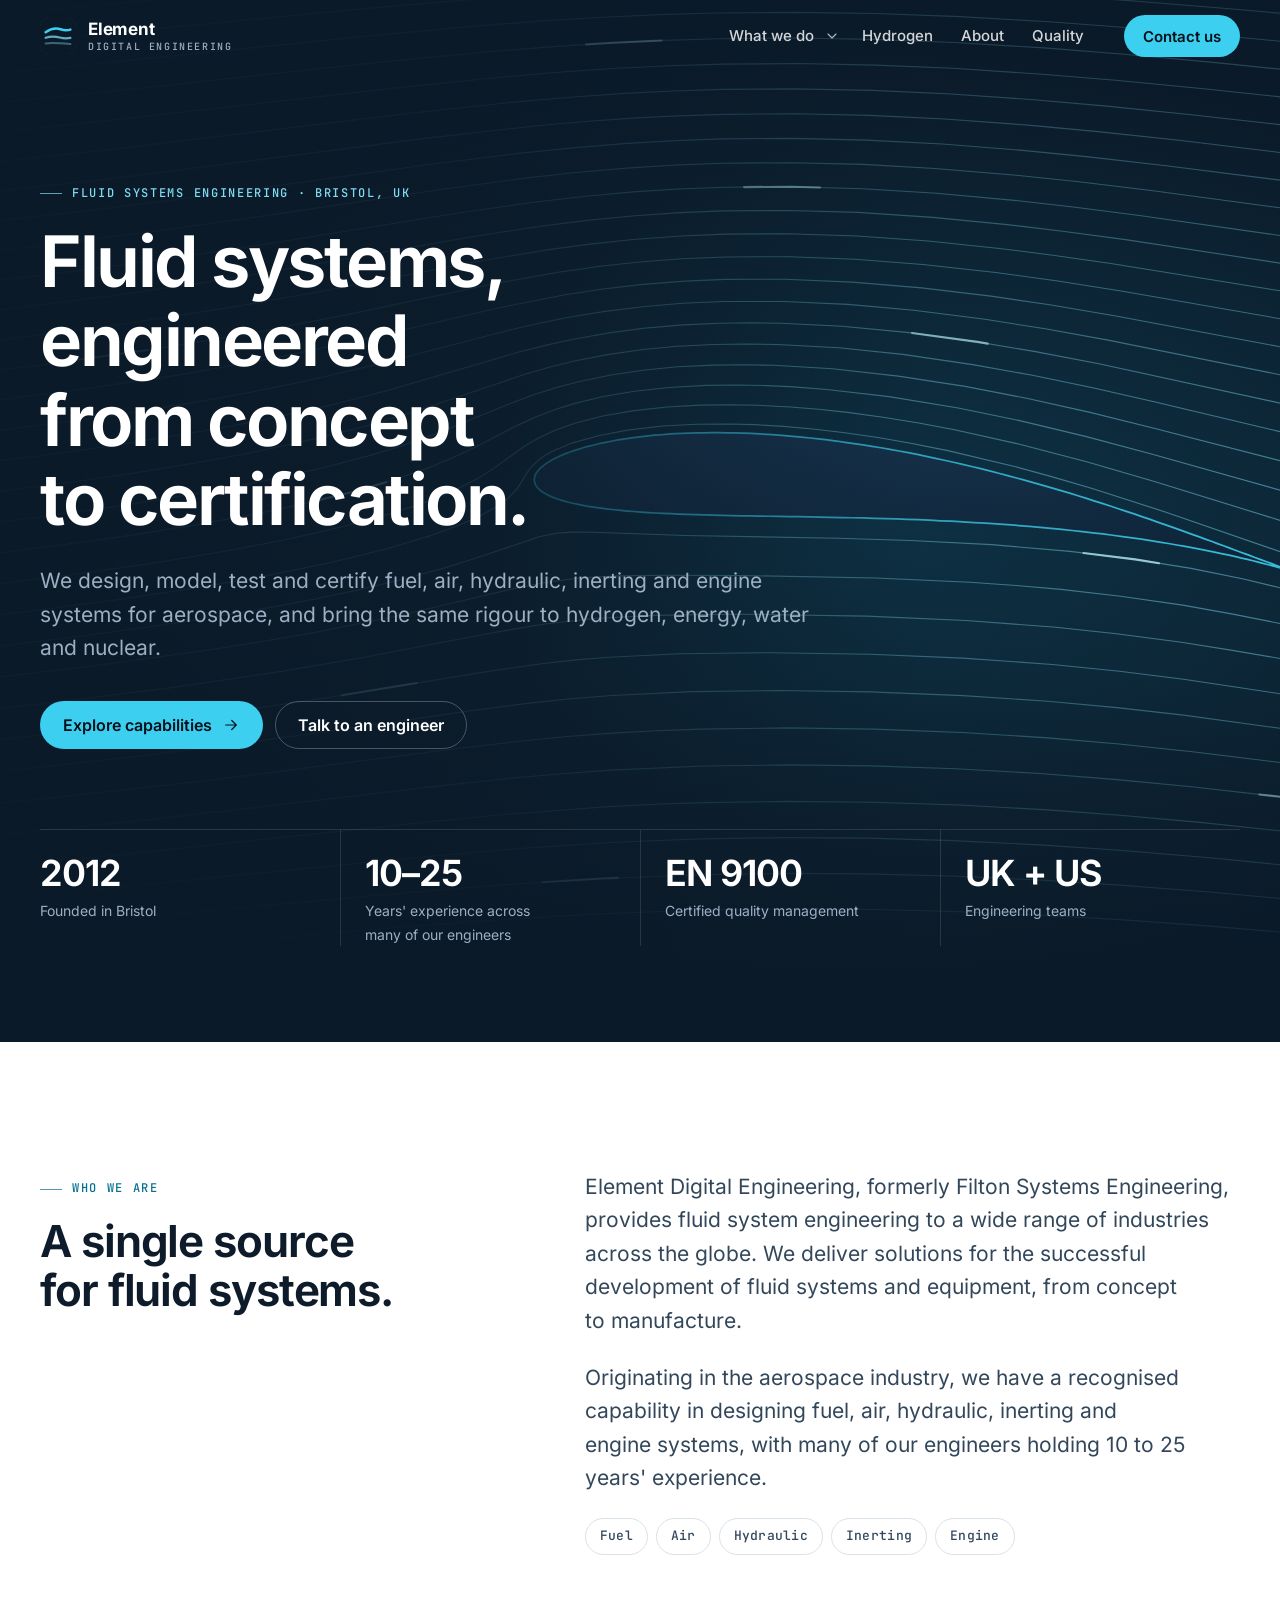
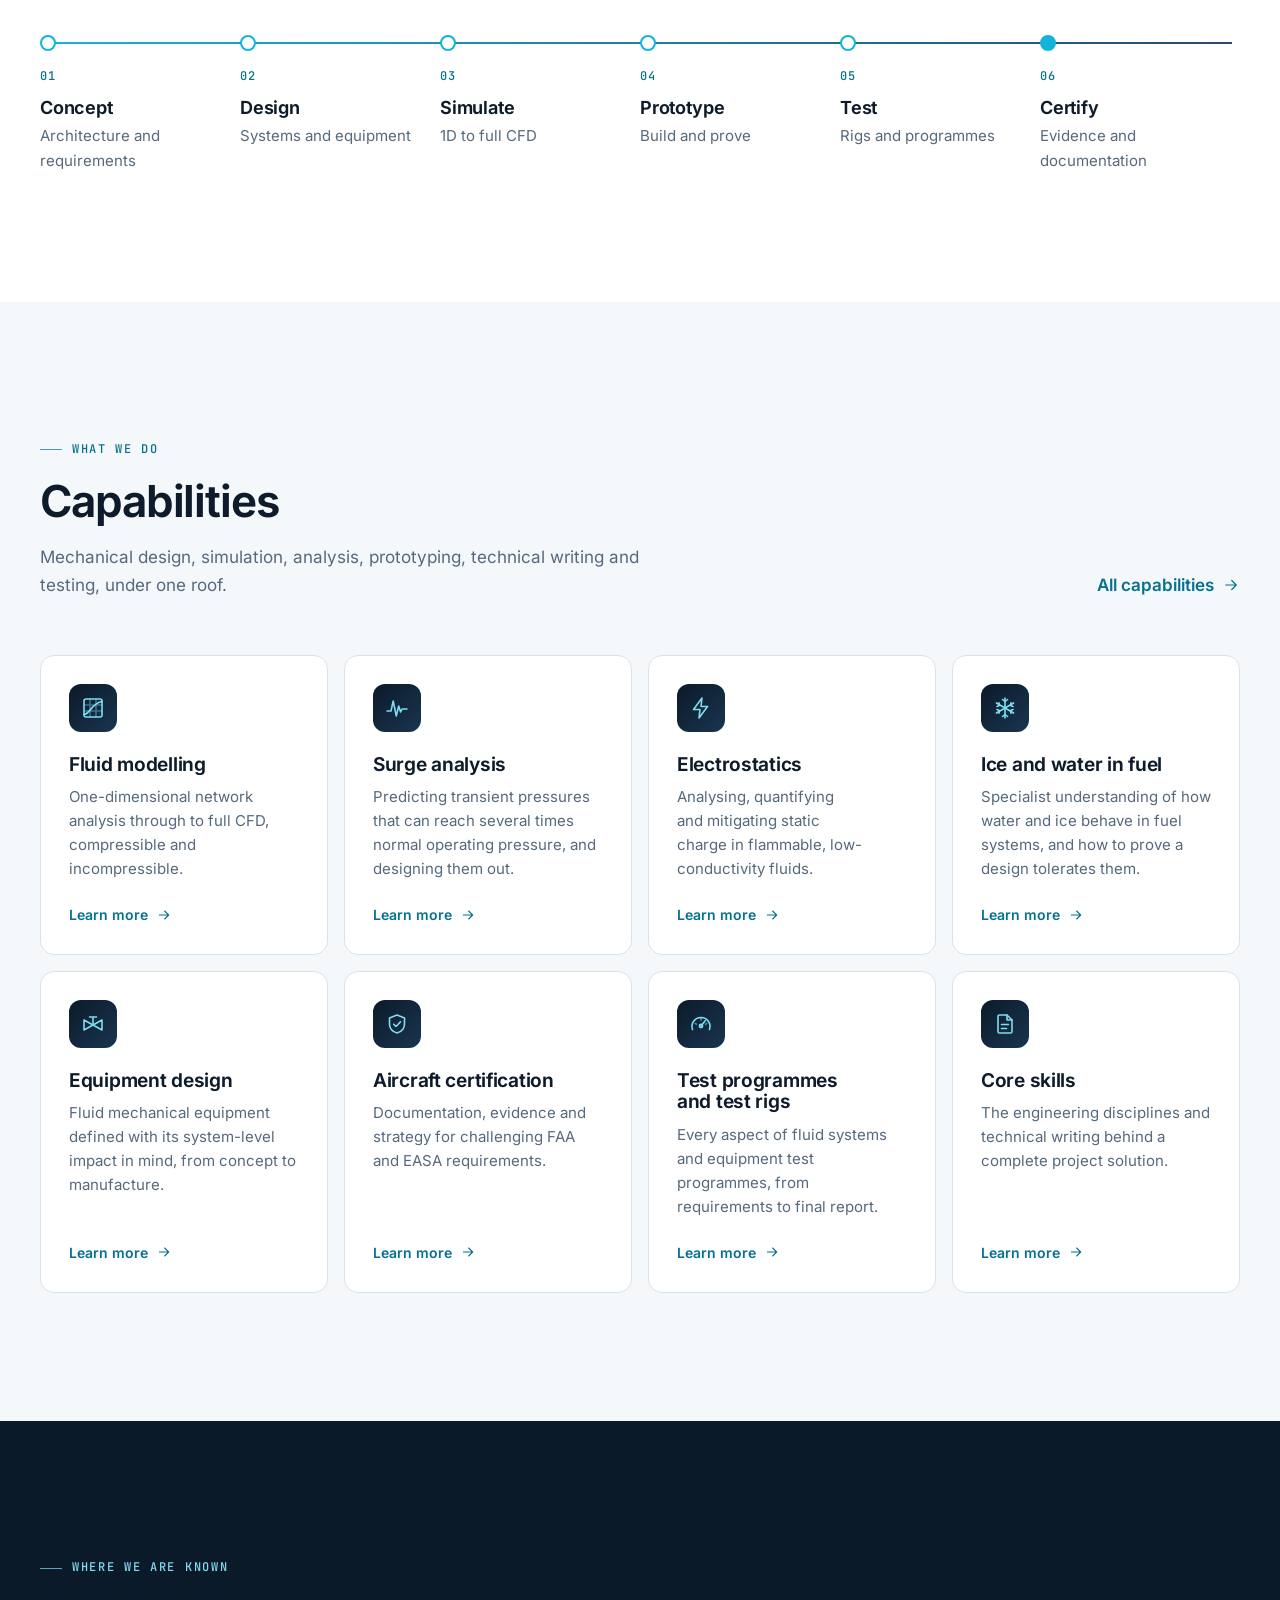
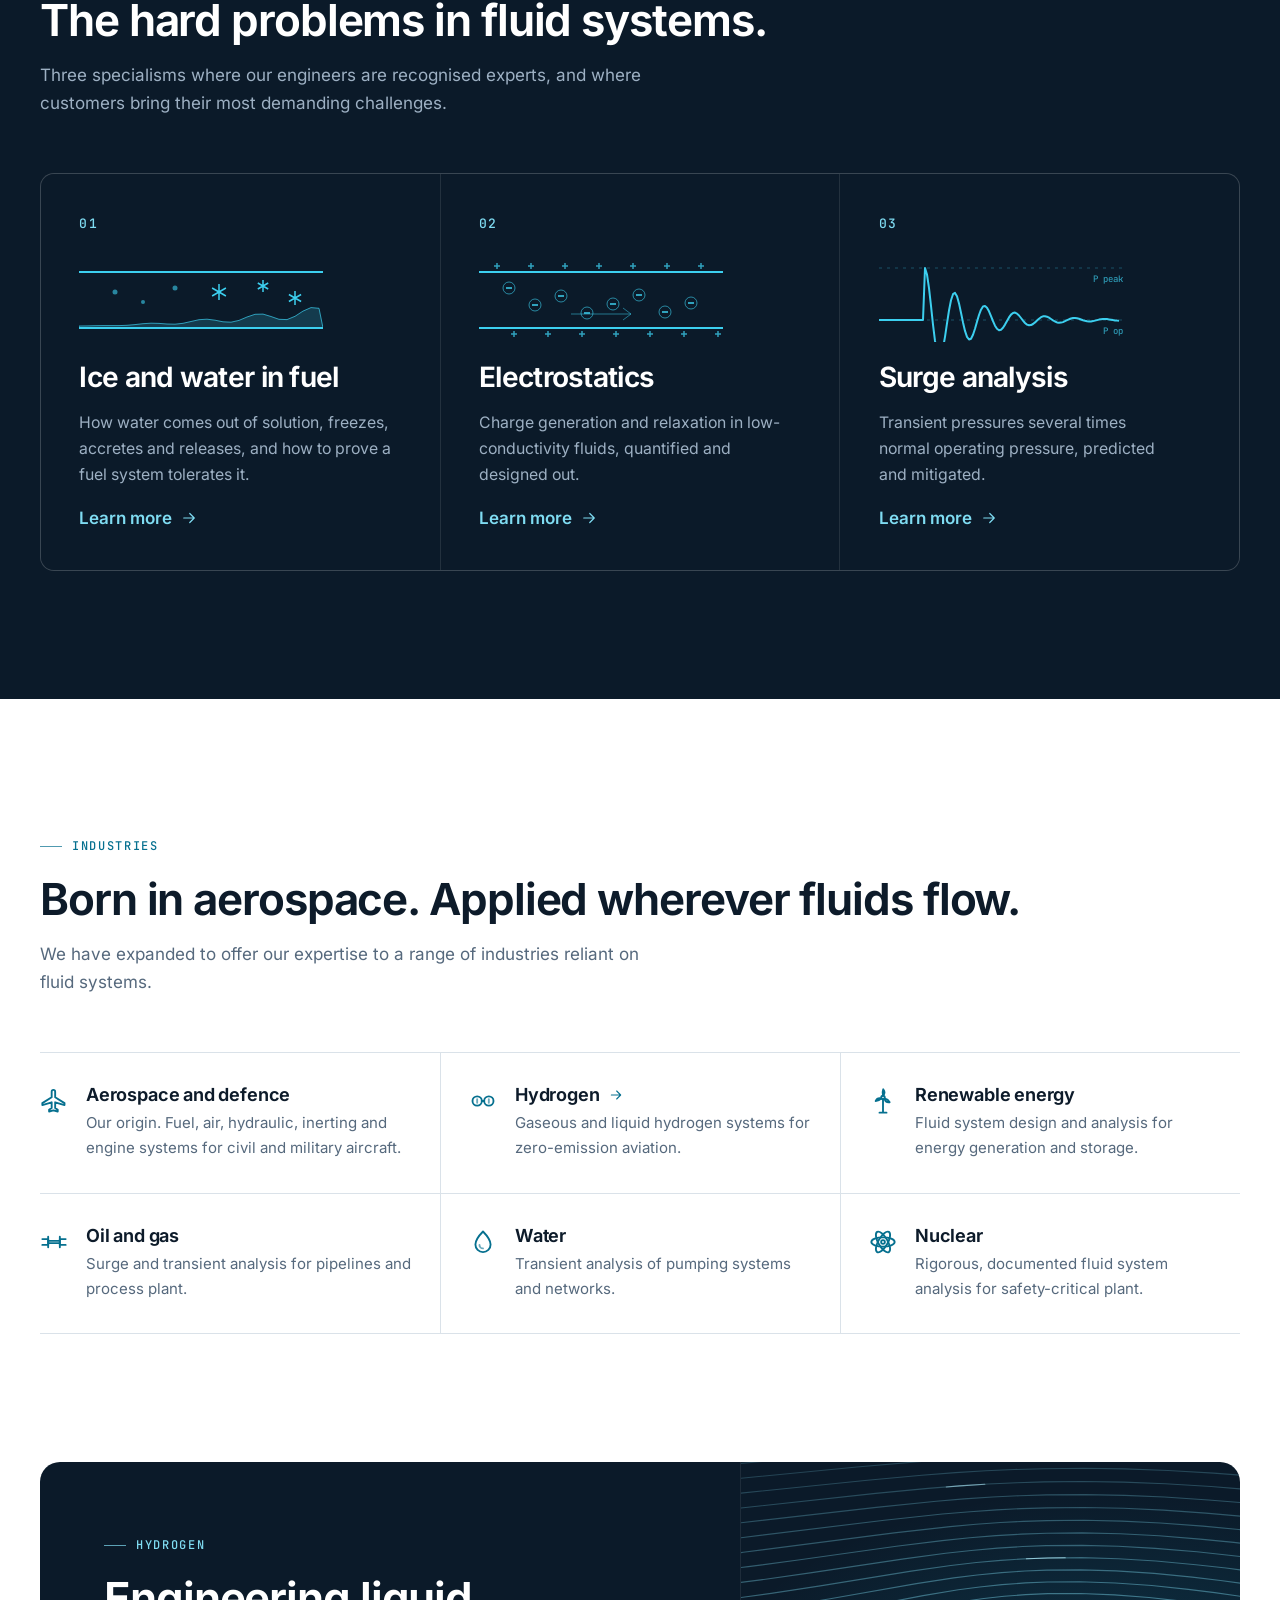
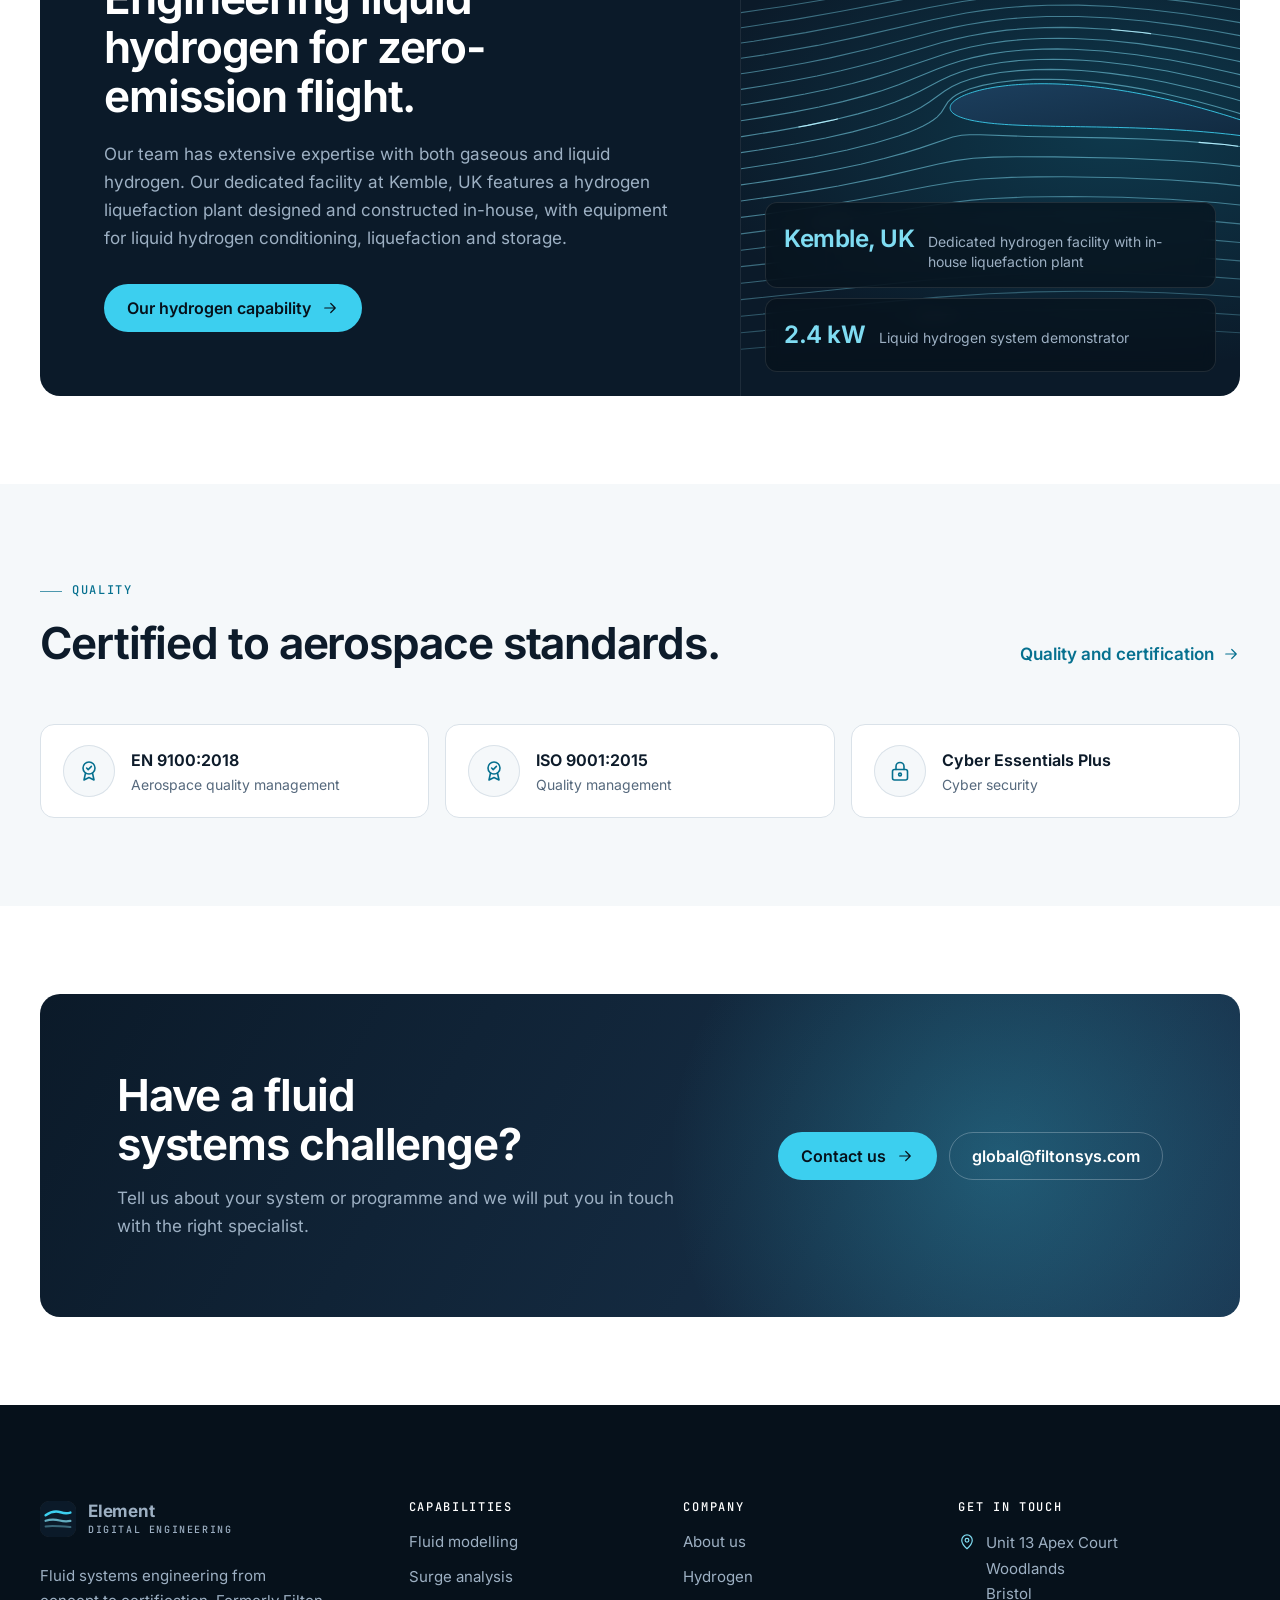
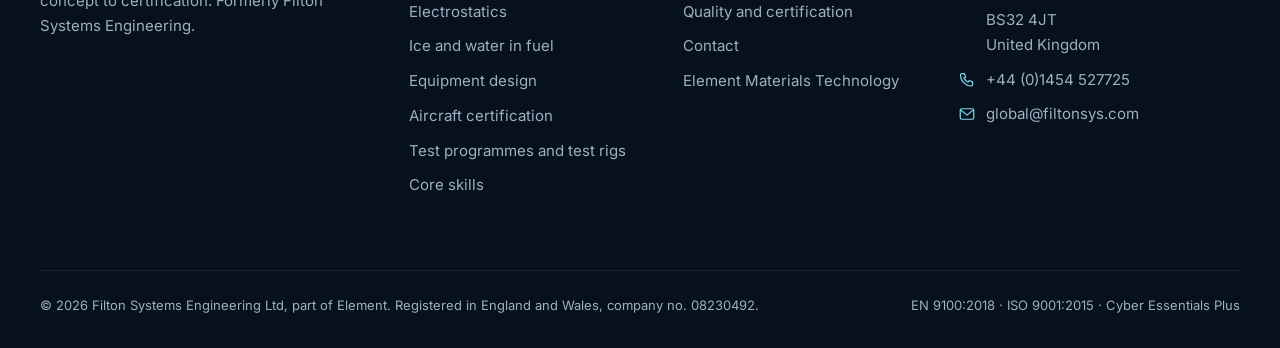
<file: filtonsys-website/public/index.html>
<!doctype html>
<html lang="en-GB">
<head>
<meta charset="utf-8">
<meta name="viewport" content="width=device-width, initial-scale=1">
<title>Fluid Systems Engineering | Element Digital Engineering</title>
<meta name="description" content="Element Digital Engineering (formerly Filton Systems Engineering) designs, models, tests and certifies fuel, air, hydraulic, inerting and engine systems for aerospace, energy, water and nuclear customers worldwide.">
<link rel="canonical" href="https://filtonsys.com/">
<meta name="theme-color" content="#0b1a29">
<meta property="og:type" content="website">
<meta property="og:site_name" content="Element Digital Engineering">
<meta property="og:title" content="Fluid Systems Engineering | Element Digital Engineering">
<meta property="og:description" content="Element Digital Engineering (formerly Filton Systems Engineering) designs, models, tests and certifies fuel, air, hydraulic, inerting and engine systems for aerospace, energy, water and nuclear customers worldwide.">
<meta property="og:url" content="https://filtonsys.com/">
<meta property="og:image" content="https://filtonsys.com/assets/img/og.png">
<meta property="og:locale" content="en_GB">
<meta name="twitter:card" content="summary_large_image">
<link rel="icon" href="assets/img/favicon.svg" type="image/svg+xml">
<link rel="apple-touch-icon" href="assets/img/apple-touch-icon.png">
<link rel="preload" href="assets/fonts/inter-latin-wght.woff2" as="font" type="font/woff2" crossorigin>
<link rel="stylesheet" href="assets/css/styles.css?v=b4b4e66543">
<script>document.documentElement.classList.add("js")</script>
<script src="assets/js/main.js?v=9be0db458e" defer></script>
<script type="application/ld+json">{"@context": "https://schema.org", "@type": "Organization", "name": "Element Digital Engineering", "alternateName": "Filton Systems Engineering", "legalName": "Filton Systems Engineering Ltd", "url": "https://filtonsys.com/", "logo": "https://filtonsys.com/assets/img/logo.png", "email": "global@filtonsys.com", "telephone": "+441454527725", "foundingDate": "2012", "address": {"@type": "PostalAddress", "streetAddress": "Unit 13 Apex Court, Woodlands", "addressLocality": "Bristol", "postalCode": "BS32 4JT", "addressCountry": "GB"}, "parentOrganization": {"@type": "Organization", "name": "Element Materials Technology", "url": "https://www.element.com"}}</script>
</head>
<body>
<a class="skip" href="#main">Skip to content</a>
<header class="site-header" data-header>
  <div class="container header-inner">
    <a class="brand" href="./"><svg class="brand-mark" viewBox="0 0 32 32" aria-hidden="true" focusable="false"><rect width="32" height="32" rx="8" fill="#0B1A29"/><path d="M5 12.6c4.8-3.3 9.6-3.8 13.3-2.6 3.1 1 5.8 1.2 8.7.3" stroke="#3CCFEF" stroke-width="2.2" fill="none" stroke-linecap="round"/><path d="M5 17.6c4.8-1.7 8.8-1.3 12.5-.3 3.4.9 6.5 1 9.5.4" stroke="#7FDCF2" stroke-opacity=".75" stroke-width="2" fill="none" stroke-linecap="round"/><path d="M5 22.6c6-.9 11.2-.4 22 .6" stroke="#7FDCF2" stroke-opacity=".4" stroke-width="1.8" fill="none" stroke-linecap="round"/></svg><span class="brand-text"><strong>Element</strong><span>Digital Engineering</span></span><span class="sr-only"> home</span></a>
    <nav class="nav" aria-label="Main">
      <button class="nav-toggle" type="button" aria-expanded="false" aria-controls="nav-menu"><span class="sr-only">Open menu</span><svg class="icon icon-menu" viewBox="0 0 24 24" aria-hidden="true" focusable="false"><path d="M4 7h16M4 12h16M4 17h16"/></svg><svg class="icon icon-close" viewBox="0 0 24 24" aria-hidden="true" focusable="false"><path d="M6 6l12 12M18 6 6 18"/></svg></button>
      <div class="nav-menu" id="nav-menu">
        <ul class="nav-list">
          <li class="has-sub">
            <a class="nav-link" href="what-we-do/">What we do</a>
            <button class="sub-toggle" type="button" aria-expanded="false" aria-controls="sub-capabilities"><span class="sr-only">Show capabilities</span><svg class="icon" viewBox="0 0 24 24" aria-hidden="true" focusable="false"><path d="m6 9 6 6 6-6"/></svg></button>
            <div class="sub" id="sub-capabilities">
              <ul class="sub-grid"><li><a href="what-we-do/fluid-modelling/"><svg class="icon" viewBox="0 0 24 24" aria-hidden="true" focusable="false"><rect x="3" y="3" width="18" height="18" rx="2"/><path d="M3 9h18M3 15h18M9 3v18M15 3v18" opacity=".4"/><path d="M3 18.5C9 18 11 7 21 5.5"/></svg><span><strong>Fluid modelling</strong><span>One-dimensional network analysis through to full CFD, compressible and incompressible.</span></span></a></li><li><a href="what-we-do/surge-analysis/"><svg class="icon" viewBox="0 0 24 24" aria-hidden="true" focusable="false"><path d="M2 15h4l2.2-10 3.1 15 2.4-10 1.9 6 1.5-3H22"/></svg><span><strong>Surge analysis</strong><span>Predicting transient pressures that can reach several times normal operating pressure, and designing them out.</span></span></a></li><li><a href="what-we-do/electro-statics/"><svg class="icon" viewBox="0 0 24 24" aria-hidden="true" focusable="false"><path d="M13 2 4.5 13.5H11L10 22l8.5-11.5H12L13 2z"/></svg><span><strong>Electrostatics</strong><span>Analysing, quantifying and mitigating static charge in flammable, low-conductivity fluids.</span></span></a></li><li><a href="what-we-do/ice-and-water-in-fuel/"><svg class="icon" viewBox="0 0 24 24" aria-hidden="true" focusable="false"><path d="M12 2v20M3.4 7l17.2 10M20.6 7 3.4 17"/><path d="m9.5 3.5 2.5 2 2.5-2M9.5 20.5l2.5-2 2.5 2M4 10.5l2.5-1-.5-2.7M20 13.5l-2.5 1 .5 2.7M4 13.5l2.5 1-.5 2.7M20 10.5l-2.5-1 .5-2.7"/></svg><span><strong>Ice and water in fuel</strong><span>Specialist understanding of how water and ice behave in fuel systems, and how to prove a design tolerates them.</span></span></a></li><li><a href="what-we-do/equipment-design/"><svg class="icon" viewBox="0 0 24 24" aria-hidden="true" focusable="false"><path d="M3 8v10l9-5-9-5zM21 8v10l-9-5 9-5z"/><path d="M12 13V5M8.5 5h7"/></svg><span><strong>Equipment design</strong><span>Fluid mechanical equipment defined with its system-level impact in mind, from concept to manufacture.</span></span></a></li><li><a href="what-we-do/certification/"><svg class="icon" viewBox="0 0 24 24" aria-hidden="true" focusable="false"><path d="M12 3 4.5 6v6c0 4.6 3.2 7.8 7.5 9 4.3-1.2 7.5-4.4 7.5-9V6L12 3z"/><path d="m8.7 12.2 2.3 2.3 4.4-4.6"/></svg><span><strong>Aircraft certification</strong><span>Documentation, evidence and strategy for challenging FAA and EASA requirements.</span></span></a></li><li><a href="what-we-do/testing/"><svg class="icon" viewBox="0 0 24 24" aria-hidden="true" focusable="false"><path d="M3.5 17.5a9 9 0 1 1 17 0"/><path d="m12 14 4.2-5.2"/><circle cx="12" cy="14" r="1.6"/><path d="M6.3 11.5l1.2.6M12 6.5V8M17.7 11.5l-1.2.6" opacity=".6"/></svg><span><strong>Test programmes and test rigs</strong><span>Every aspect of fluid systems and equipment test programmes, from requirements to final report.</span></span></a></li><li><a href="what-we-do/skills/"><svg class="icon" viewBox="0 0 24 24" aria-hidden="true" focusable="false"><path d="M14 3H6.5A1.5 1.5 0 0 0 5 4.5v15A1.5 1.5 0 0 0 6.5 21h11a1.5 1.5 0 0 0 1.5-1.5V8l-5-5z"/><path d="M14 3v5h5M8.5 12.5h7M8.5 16.5h5"/></svg><span><strong>Core skills</strong><span>The engineering disciplines and technical writing behind a complete project solution.</span></span></a></li></ul>
              <div class="sub-foot"><span class="muted">Fluid systems engineering from concept to certification.</span><a href="what-we-do/">All capabilities</a></div>
            </div>
          </li>
          <li><a class="nav-link" href="hydrogen/">Hydrogen</a></li>
          <li><a class="nav-link" href="about/">About</a></li>
          <li><a class="nav-link" href="en9100-quality-certificate-and-cyber-essentials-plus/">Quality</a></li>
        </ul>
        <a class="btn btn-primary nav-cta" href="contact/">Contact us</a>
      </div>
    </nav>
  </div>
</header>
<main id="main">

<section class="hero hero--home on-dark">
  <img class="hero-art" src="assets/img/flow.svg" alt="" width="1600" height="900" fetchpriority="high">
  <div class="hero-shade"></div>
  <div class="container hero-inner">
    <p class="eyebrow">Fluid systems engineering &middot; Bristol, UK</p>
    <h1>Fluid systems, engineered from concept to certification.</h1>
    <p class="lead">We design, model, test and certify fuel, air, hydraulic, inerting and engine systems for aerospace, and bring the same rigour to hydrogen, energy, water and nuclear.</p>
    <div class="actions">
      <a class="btn btn-primary" href="what-we-do/">Explore capabilities <svg class="icon" viewBox="0 0 24 24" aria-hidden="true" focusable="false"><path d="M5 12h14M13 6l6 6-6 6"/></svg></a>
      <a class="btn btn-ghost" href="contact/">Talk to an engineer</a>
    </div>
  </div>
  <div class="container"><dl class="stats"><div><dt>2012</dt><dd>Founded in Bristol</dd></div><div><dt>10–25</dt><dd>Years&#x27; experience across many of our engineers</dd></div><div><dt>EN 9100</dt><dd>Certified quality management</dd></div><div><dt>UK + US</dt><dd>Engineering teams</dd></div></dl></div>
</section>

<section class="section">
  <div class="container split">
    <div data-reveal>
      <p class="eyebrow">Who we are</p>
      <h2>A single source for fluid systems.</h2>
    </div>
    <div class="prose lead" data-reveal>
      <p>Element Digital Engineering, formerly Filton Systems Engineering, provides fluid system engineering to a wide range of industries across the globe. We deliver solutions for the successful development of fluid systems and equipment, from concept to manufacture.</p>
      <p>Originating in the aerospace industry, we have a recognised capability in designing fuel, air, hydraulic, inerting and engine systems, with many of our engineers holding 10 to 25 years' experience.</p>
      <ul class="chips"><li>Fuel</li><li>Air</li><li>Hydraulic</li><li>Inerting</li><li>Engine</li></ul>
    </div>
  </div>
  <div class="container"><ol class="lifecycle" data-reveal-group><li><small>01</small><strong>Concept</strong><span>Architecture and requirements</span></li><li><small>02</small><strong>Design</strong><span>Systems and equipment</span></li><li><small>03</small><strong>Simulate</strong><span>1D to full CFD</span></li><li><small>04</small><strong>Prototype</strong><span>Build and prove</span></li><li><small>05</small><strong>Test</strong><span>Rigs and programmes</span></li><li><small>06</small><strong>Certify</strong><span>Evidence and documentation</span></li></ol></div>
</section>

<section class="section section--tint" id="capabilities">
  <div class="container">
    <div class="section-head" data-reveal>
      <div>
        <p class="eyebrow">What we do</p>
        <h2>Capabilities</h2>
        <p>Mechanical design, simulation, analysis, prototyping, technical writing and testing, under one roof.</p>
      </div>
      <a class="link-arrow" href="what-we-do/">All capabilities <svg class="icon" viewBox="0 0 24 24" aria-hidden="true" focusable="false"><path d="M5 12h14M13 6l6 6-6 6"/></svg></a>
    </div>
    <ul class="card-grid" data-reveal-group><li><a class="card" href="what-we-do/fluid-modelling/">
  <span class="card-icon"><svg class="icon" viewBox="0 0 24 24" aria-hidden="true" focusable="false"><rect x="3" y="3" width="18" height="18" rx="2"/><path d="M3 9h18M3 15h18M9 3v18M15 3v18" opacity=".4"/><path d="M3 18.5C9 18 11 7 21 5.5"/></svg></span>
  <h3>Fluid modelling</h3>
  <p>One-dimensional network analysis through to full CFD, compressible and incompressible.</p>
  <span class="card-more">Learn more <svg class="icon" viewBox="0 0 24 24" aria-hidden="true" focusable="false"><path d="M5 12h14M13 6l6 6-6 6"/></svg></span>
</a></li><li><a class="card" href="what-we-do/surge-analysis/">
  <span class="card-icon"><svg class="icon" viewBox="0 0 24 24" aria-hidden="true" focusable="false"><path d="M2 15h4l2.2-10 3.1 15 2.4-10 1.9 6 1.5-3H22"/></svg></span>
  <h3>Surge analysis</h3>
  <p>Predicting transient pressures that can reach several times normal operating pressure, and designing them out.</p>
  <span class="card-more">Learn more <svg class="icon" viewBox="0 0 24 24" aria-hidden="true" focusable="false"><path d="M5 12h14M13 6l6 6-6 6"/></svg></span>
</a></li><li><a class="card" href="what-we-do/electro-statics/">
  <span class="card-icon"><svg class="icon" viewBox="0 0 24 24" aria-hidden="true" focusable="false"><path d="M13 2 4.5 13.5H11L10 22l8.5-11.5H12L13 2z"/></svg></span>
  <h3>Electrostatics</h3>
  <p>Analysing, quantifying and mitigating static charge in flammable, low-conductivity fluids.</p>
  <span class="card-more">Learn more <svg class="icon" viewBox="0 0 24 24" aria-hidden="true" focusable="false"><path d="M5 12h14M13 6l6 6-6 6"/></svg></span>
</a></li><li><a class="card" href="what-we-do/ice-and-water-in-fuel/">
  <span class="card-icon"><svg class="icon" viewBox="0 0 24 24" aria-hidden="true" focusable="false"><path d="M12 2v20M3.4 7l17.2 10M20.6 7 3.4 17"/><path d="m9.5 3.5 2.5 2 2.5-2M9.5 20.5l2.5-2 2.5 2M4 10.5l2.5-1-.5-2.7M20 13.5l-2.5 1 .5 2.7M4 13.5l2.5 1-.5 2.7M20 10.5l-2.5-1 .5-2.7"/></svg></span>
  <h3>Ice and water in fuel</h3>
  <p>Specialist understanding of how water and ice behave in fuel systems, and how to prove a design tolerates them.</p>
  <span class="card-more">Learn more <svg class="icon" viewBox="0 0 24 24" aria-hidden="true" focusable="false"><path d="M5 12h14M13 6l6 6-6 6"/></svg></span>
</a></li><li><a class="card" href="what-we-do/equipment-design/">
  <span class="card-icon"><svg class="icon" viewBox="0 0 24 24" aria-hidden="true" focusable="false"><path d="M3 8v10l9-5-9-5zM21 8v10l-9-5 9-5z"/><path d="M12 13V5M8.5 5h7"/></svg></span>
  <h3>Equipment design</h3>
  <p>Fluid mechanical equipment defined with its system-level impact in mind, from concept to manufacture.</p>
  <span class="card-more">Learn more <svg class="icon" viewBox="0 0 24 24" aria-hidden="true" focusable="false"><path d="M5 12h14M13 6l6 6-6 6"/></svg></span>
</a></li><li><a class="card" href="what-we-do/certification/">
  <span class="card-icon"><svg class="icon" viewBox="0 0 24 24" aria-hidden="true" focusable="false"><path d="M12 3 4.5 6v6c0 4.6 3.2 7.8 7.5 9 4.3-1.2 7.5-4.4 7.5-9V6L12 3z"/><path d="m8.7 12.2 2.3 2.3 4.4-4.6"/></svg></span>
  <h3>Aircraft certification</h3>
  <p>Documentation, evidence and strategy for challenging FAA and EASA requirements.</p>
  <span class="card-more">Learn more <svg class="icon" viewBox="0 0 24 24" aria-hidden="true" focusable="false"><path d="M5 12h14M13 6l6 6-6 6"/></svg></span>
</a></li><li><a class="card" href="what-we-do/testing/">
  <span class="card-icon"><svg class="icon" viewBox="0 0 24 24" aria-hidden="true" focusable="false"><path d="M3.5 17.5a9 9 0 1 1 17 0"/><path d="m12 14 4.2-5.2"/><circle cx="12" cy="14" r="1.6"/><path d="M6.3 11.5l1.2.6M12 6.5V8M17.7 11.5l-1.2.6" opacity=".6"/></svg></span>
  <h3>Test programmes and test rigs</h3>
  <p>Every aspect of fluid systems and equipment test programmes, from requirements to final report.</p>
  <span class="card-more">Learn more <svg class="icon" viewBox="0 0 24 24" aria-hidden="true" focusable="false"><path d="M5 12h14M13 6l6 6-6 6"/></svg></span>
</a></li><li><a class="card" href="what-we-do/skills/">
  <span class="card-icon"><svg class="icon" viewBox="0 0 24 24" aria-hidden="true" focusable="false"><path d="M14 3H6.5A1.5 1.5 0 0 0 5 4.5v15A1.5 1.5 0 0 0 6.5 21h11a1.5 1.5 0 0 0 1.5-1.5V8l-5-5z"/><path d="M14 3v5h5M8.5 12.5h7M8.5 16.5h5"/></svg></span>
  <h3>Core skills</h3>
  <p>The engineering disciplines and technical writing behind a complete project solution.</p>
  <span class="card-more">Learn more <svg class="icon" viewBox="0 0 24 24" aria-hidden="true" focusable="false"><path d="M5 12h14M13 6l6 6-6 6"/></svg></span>
</a></li></ul>
  </div>
</section>

<section class="section section--dark on-dark">
  <div class="container">
    <div class="section-head" data-reveal>
      <div>
        <p class="eyebrow">Where we are known</p>
        <h2>The hard problems in fluid systems.</h2>
        <p>Three specialisms where our engineers are recognised experts, and where customers bring their most demanding challenges.</p>
      </div>
    </div>
    <div class="spec-grid" data-reveal-group><a class="spec" href="what-we-do/ice-and-water-in-fuel/">
  <span class="spec-num">01</span>
  <div class="spec-art"><svg viewBox="0 0 244 84" aria-hidden="true" focusable="false" fill="none" stroke="currentColor"><path d="M0 14H244M0 70H244" stroke-width="2"/><path d="M0 70 L0 68.0 L8 67.9 L16 67.7 L24 67.6 L32 67.6 L40 67.6 L48 67.3 L56 66.6 L64 65.7 L72 65.2 L80 65.4 L88 66.0 L96 66.2 L104 65.3 L112 63.5 L120 61.7 L128 61.2 L136 62.2 L144 63.8 L152 64.2 L160 62.4 L168 59.0 L176 56.3 L184 56.1 L192 58.5 L200 61.3 L208 61.6 L216 58.3 L224 53.1 L232 49.6 L240 50.3 L244 70Z" fill="currentColor" fill-opacity=".18" stroke-opacity=".7" stroke-linejoin="round"/><path d="M133.1 30.0L146.9 38.0M140.0 26.0L140.0 42.0M146.9 30.0L133.1 38.0" stroke-width="1.5"/><path d="M178.8 25.0L189.2 31.0M184.0 22.0L184.0 34.0M189.2 25.0L178.8 31.0" stroke-width="1.5"/><path d="M209.9 36.5L222.1 43.5M216.0 33.0L216.0 47.0M222.1 36.5L209.9 43.5" stroke-width="1.5"/><circle cx="36" cy="34" r="2.5" fill="currentColor" stroke="none" opacity=".6"/><circle cx="64" cy="44" r="2" fill="currentColor" stroke="none" opacity=".6"/><circle cx="96" cy="30" r="2.5" fill="currentColor" stroke="none" opacity=".6"/></svg></div>
  <h3>Ice and water in fuel</h3>
  <p>How water comes out of solution, freezes, accretes and releases, and how to prove a fuel system tolerates it.</p>
  <span class="link-arrow">Learn more <svg class="icon" viewBox="0 0 24 24" aria-hidden="true" focusable="false"><path d="M5 12h14M13 6l6 6-6 6"/></svg></span>
</a><a class="spec" href="what-we-do/electro-statics/">
  <span class="spec-num">02</span>
  <div class="spec-art"><svg viewBox="0 0 244 84" aria-hidden="true" focusable="false" fill="none" stroke="currentColor"><path d="M0 14H244M0 70H244" stroke-width="2"/><path d="M18 5v6M15 8h6" stroke-opacity=".75" stroke-width="1.5"/><path d="M35 73v6M32 76h6" stroke-opacity=".75" stroke-width="1.5"/><path d="M52 5v6M49 8h6" stroke-opacity=".75" stroke-width="1.5"/><path d="M69 73v6M66 76h6" stroke-opacity=".75" stroke-width="1.5"/><path d="M86 5v6M83 8h6" stroke-opacity=".75" stroke-width="1.5"/><path d="M103 73v6M100 76h6" stroke-opacity=".75" stroke-width="1.5"/><path d="M120 5v6M117 8h6" stroke-opacity=".75" stroke-width="1.5"/><path d="M137 73v6M134 76h6" stroke-opacity=".75" stroke-width="1.5"/><path d="M154 5v6M151 8h6" stroke-opacity=".75" stroke-width="1.5"/><path d="M171 73v6M168 76h6" stroke-opacity=".75" stroke-width="1.5"/><path d="M188 5v6M185 8h6" stroke-opacity=".75" stroke-width="1.5"/><path d="M205 73v6M202 76h6" stroke-opacity=".75" stroke-width="1.5"/><path d="M222 5v6M219 8h6" stroke-opacity=".75" stroke-width="1.5"/><path d="M239 73v6M236 76h6" stroke-opacity=".75" stroke-width="1.5"/><circle cx="30" cy="30" r="6" stroke-opacity=".6"/><path d="M27 30h6" stroke-width="1.5"/><circle cx="56" cy="47" r="6" stroke-opacity=".6"/><path d="M53 47h6" stroke-width="1.5"/><circle cx="82" cy="38" r="6" stroke-opacity=".6"/><path d="M79 38h6" stroke-width="1.5"/><circle cx="108" cy="55" r="6" stroke-opacity=".6"/><path d="M105 55h6" stroke-width="1.5"/><circle cx="134" cy="46" r="6" stroke-opacity=".6"/><path d="M131 46h6" stroke-width="1.5"/><circle cx="160" cy="37" r="6" stroke-opacity=".6"/><path d="M157 37h6" stroke-width="1.5"/><circle cx="186" cy="54" r="6" stroke-opacity=".6"/><path d="M183 54h6" stroke-width="1.5"/><circle cx="212" cy="45" r="6" stroke-opacity=".6"/><path d="M209 45h6" stroke-width="1.5"/><path d="M92 56h60M144 50l8 6-8 6" stroke-opacity=".5"/></svg></div>
  <h3>Electrostatics</h3>
  <p>Charge generation and relaxation in low-conductivity fluids, quantified and designed out.</p>
  <span class="link-arrow">Learn more <svg class="icon" viewBox="0 0 24 24" aria-hidden="true" focusable="false"><path d="M5 12h14M13 6l6 6-6 6"/></svg></span>
</a><a class="spec" href="what-we-do/surge-analysis/">
  <span class="spec-num">03</span>
  <div class="spec-art"><svg viewBox="0 0 244 84" aria-hidden="true" focusable="false" fill="none" stroke="currentColor"><path d="M0 62H244" stroke-opacity=".3" stroke-dasharray="3 5"/><path d="M0 10H244" stroke-opacity=".3" stroke-dasharray="3 5"/><path d="M0.0 62.0 L44.0 62.0 L46.0 10.0 L48.0 16.5 L50.0 30.1 L52.0 47.9 L54.0 66.6 L56.0 82.9 L58.0 94.4 L60.0 99.5 L62.0 97.9 L64.0 90.4 L66.0 78.8 L68.0 65.4 L70.0 52.5 L72.0 42.2 L74.0 36.2 L76.0 34.9 L78.0 38.3 L80.0 45.4 L82.0 54.7 L84.0 64.4 L86.0 72.9 L88.0 78.9 L90.0 81.5 L92.0 80.7 L94.0 76.8 L96.0 70.8 L98.0 63.8 L100.0 57.0 L102.0 51.7 L104.0 48.5 L106.0 47.9 L108.0 49.7 L110.0 53.3 L112.0 58.2 L114.0 63.2 L116.0 67.7 L118.0 70.8 L120.0 72.2 L122.0 71.7 L124.0 69.7 L126.0 66.6 L128.0 62.9 L130.0 59.4 L132.0 56.6 L134.0 55.0 L136.0 54.6 L138.0 55.6 L140.0 57.5 L142.0 60.0 L144.0 62.6 L146.0 65.0 L148.0 66.6 L150.0 67.3 L152.0 67.1 L154.0 66.0 L156.0 64.4 L158.0 62.5 L160.0 60.7 L162.0 59.2 L164.0 58.3 L166.0 58.2 L168.0 58.7 L170.0 59.7 L172.0 61.0 L174.0 62.3 L176.0 63.5 L178.0 64.4 L180.0 64.8 L182.0 64.6 L184.0 64.1 L186.0 63.2 L188.0 62.2 L190.0 61.3 L192.0 60.5 L194.0 60.1 L196.0 60.0 L198.0 60.3 L200.0 60.8 L202.0 61.5 L204.0 62.2 L206.0 62.8 L208.0 63.2 L210.0 63.4 L212.0 63.4 L214.0 63.1 L216.0 62.6 L218.0 62.1 L220.0 61.6 L222.0 61.2 L224.0 61.0 L226.0 61.0 L228.0 61.1 L230.0 61.4 L232.0 61.7 L234.0 62.1 L236.0 62.4 L238.0 62.6 L240.0 62.7" stroke-width="2" stroke-linejoin="round"/><text x="244" y="76" text-anchor="end" fill="currentColor" stroke="none" font-family="JetBrains Mono, monospace" font-size="9" opacity=".7">P op</text><text x="244" y="24" text-anchor="end" fill="currentColor" stroke="none" font-family="JetBrains Mono, monospace" font-size="9" opacity=".7">P peak</text></svg></div>
  <h3>Surge analysis</h3>
  <p>Transient pressures several times normal operating pressure, predicted and mitigated.</p>
  <span class="link-arrow">Learn more <svg class="icon" viewBox="0 0 24 24" aria-hidden="true" focusable="false"><path d="M5 12h14M13 6l6 6-6 6"/></svg></span>
</a></div>
  </div>
</section>

<section class="section">
  <div class="container">
    <div class="section-head" data-reveal>
      <div>
        <p class="eyebrow">Industries</p>
        <h2>Born in aerospace. Applied wherever fluids flow.</h2>
        <p>We have expanded to offer our expertise to a range of industries reliant on fluid systems.</p>
      </div>
    </div>
    <ul class="industry-grid" data-reveal-group><li><div class="industry"><svg class="icon" viewBox="0 0 24 24" aria-hidden="true" focusable="false"><path d="M21 15.5v-1.7l-8-5V4a1.5 1.5 0 0 0-3 0v4.8l-8 5v1.7l8-2.4V18l-2.2 1.6V21l3.7-1 3.7 1v-1.4L13 18v-4.9l8 2.4z"/></svg><div><h3>Aerospace and defence</h3><p>Our origin. Fuel, air, hydraulic, inerting and engine systems for civil and military aircraft.</p></div></div></li><li><a class="industry" href="hydrogen/"><svg class="icon" viewBox="0 0 24 24" aria-hidden="true" focusable="false"><circle cx="7" cy="12" r="4"/><circle cx="17" cy="12" r="4"/><path d="M11 12h2"/><path d="M7 10.5v3M17 10.5v3" opacity=".6"/></svg><div><h3>Hydrogen<svg class="icon" viewBox="0 0 24 24" aria-hidden="true" focusable="false"><path d="M5 12h14M13 6l6 6-6 6"/></svg></h3><p>Gaseous and liquid hydrogen systems for zero-emission aviation.</p></div></a></li><li><div class="industry"><svg class="icon" viewBox="0 0 24 24" aria-hidden="true" focusable="false"><path d="M12 10.5V22M9 22h6"/><circle cx="12" cy="9" r="1.5"/><path d="M12 7.5c-.6-2.2-.4-4 .2-5.5 1.3 1.6 1.5 3.6-.2 5.5zM13.3 9.8c2.2.6 3.6 1.8 4.4 3.3-2 .3-3.8-.6-4.4-3.3zM10.7 9.8c-1.6 1.6-3.4 2.2-5 2.2.8-1.9 2.5-2.8 5-2.2z"/></svg><div><h3>Renewable energy</h3><p>Fluid system design and analysis for energy generation and storage.</p></div></div></li><li><div class="industry"><svg class="icon" viewBox="0 0 24 24" aria-hidden="true" focusable="false"><path d="M2 9.5h5v5H2M22 9.5h-5v5h5M7 11h10M7 13h10"/><path d="M7 7.5v9M17 7.5v9"/></svg><div><h3>Oil and gas</h3><p>Surge and transient analysis for pipelines and process plant.</p></div></div></li><li><div class="industry"><svg class="icon" viewBox="0 0 24 24" aria-hidden="true" focusable="false"><path d="M12 3s6.5 6.6 6.5 11.2a6.5 6.5 0 0 1-13 0C5.5 9.6 12 3 12 3z"/><path d="M9 14.5a3 3 0 0 0 3 3" opacity=".6"/></svg><div><h3>Water</h3><p>Transient analysis of pumping systems and networks.</p></div></div></li><li><div class="industry"><svg class="icon" viewBox="0 0 24 24" aria-hidden="true" focusable="false"><circle cx="12" cy="12" r="1.6"/><ellipse cx="12" cy="12" rx="10" ry="4"/><ellipse cx="12" cy="12" rx="10" ry="4" transform="rotate(60 12 12)"/><ellipse cx="12" cy="12" rx="10" ry="4" transform="rotate(120 12 12)"/></svg><div><h3>Nuclear</h3><p>Rigorous, documented fluid system analysis for safety-critical plant.</p></div></div></li></ul>
  </div>
</section>

<section class="section section--tight" style="padding-top:0">
  <div class="container">
    <div class="feature on-dark" data-reveal>
      <div class="feature-body">
        <p class="eyebrow">Hydrogen</p>
        <h2>Engineering liquid hydrogen for zero-emission flight.</h2>
        <p>Our team has extensive expertise with both gaseous and liquid hydrogen. Our dedicated facility at Kemble, UK features a hydrogen liquefaction plant designed and constructed in-house, with equipment for liquid hydrogen conditioning, liquefaction and storage.</p>
        <div class="actions">
          <a class="btn btn-primary" href="hydrogen/">Our hydrogen capability <svg class="icon" viewBox="0 0 24 24" aria-hidden="true" focusable="false"><path d="M5 12h14M13 6l6 6-6 6"/></svg></a>
        </div>
      </div>
      <div class="feature-art">
        <img src="assets/img/flow.svg" alt="" width="1600" height="900" loading="lazy">
        <div class="feature-facts"><div class="fact"><strong>Kemble, UK</strong><span>Dedicated hydrogen facility with in-house liquefaction plant</span></div><div class="fact"><strong>2.4 kW</strong><span>Liquid hydrogen system demonstrator</span></div></div>
      </div>
    </div>
  </div>
</section>

<section class="section section--tint section--tight">
  <div class="container">
    <div class="section-head" data-reveal>
      <div>
        <p class="eyebrow">Quality</p>
        <h2>Certified to aerospace standards.</h2>
      </div>
      <a class="link-arrow" href="en9100-quality-certificate-and-cyber-essentials-plus/">Quality and certification <svg class="icon" viewBox="0 0 24 24" aria-hidden="true" focusable="false"><path d="M5 12h14M13 6l6 6-6 6"/></svg></a>
    </div>
    <ul class="badges" data-reveal-group><li class="badge"><span class="badge-seal"><svg class="icon" viewBox="0 0 24 24" aria-hidden="true" focusable="false"><circle cx="12" cy="9" r="6"/><path d="m8.5 14 -1.5 7 5-2.5 5 2.5-1.5-7"/><path d="m9.6 9 1.6 1.6 3.2-3.2"/></svg></span><div><strong>EN 9100:2018</strong><span>Aerospace quality management</span></div></li><li class="badge"><span class="badge-seal"><svg class="icon" viewBox="0 0 24 24" aria-hidden="true" focusable="false"><circle cx="12" cy="9" r="6"/><path d="m8.5 14 -1.5 7 5-2.5 5 2.5-1.5-7"/><path d="m9.6 9 1.6 1.6 3.2-3.2"/></svg></span><div><strong>ISO 9001:2015</strong><span>Quality management</span></div></li><li class="badge"><span class="badge-seal"><svg class="icon" viewBox="0 0 24 24" aria-hidden="true" focusable="false"><rect x="4.5" y="10.5" width="15" height="10.5" rx="2"/><path d="M8 10.5V7.5a4 4 0 0 1 8 0v3"/><circle cx="12" cy="15.5" r="1.4"/></svg></span><div><strong>Cyber Essentials Plus</strong><span>Cyber security</span></div></li></ul>
  </div>
</section>

<section class="section section--tight">
  <div class="container">
    <div class="cta on-dark" data-reveal>
      <div><h2>Have a fluid systems challenge?</h2><p>Tell us about your system or programme and we will put you in touch with the right specialist.</p></div>
      <div class="actions">
        <a class="btn btn-primary" href="contact/">Contact us <svg class="icon" viewBox="0 0 24 24" aria-hidden="true" focusable="false"><path d="M5 12h14M13 6l6 6-6 6"/></svg></a>
        <a class="btn btn-ghost" href="mailto:global@filtonsys.com">global@filtonsys.com</a>
      </div>
    </div>
  </div>
</section>

</main>
<footer class="site-footer on-dark">
  <div class="container">
    <div class="footer-grid">
      <div class="footer-about">
        <a class="brand" href="./"><svg class="brand-mark" viewBox="0 0 32 32" aria-hidden="true" focusable="false"><rect width="32" height="32" rx="8" fill="#0B1A29"/><path d="M5 12.6c4.8-3.3 9.6-3.8 13.3-2.6 3.1 1 5.8 1.2 8.7.3" stroke="#3CCFEF" stroke-width="2.2" fill="none" stroke-linecap="round"/><path d="M5 17.6c4.8-1.7 8.8-1.3 12.5-.3 3.4.9 6.5 1 9.5.4" stroke="#7FDCF2" stroke-opacity=".75" stroke-width="2" fill="none" stroke-linecap="round"/><path d="M5 22.6c6-.9 11.2-.4 22 .6" stroke="#7FDCF2" stroke-opacity=".4" stroke-width="1.8" fill="none" stroke-linecap="round"/></svg><span class="brand-text"><strong>Element</strong><span>Digital Engineering</span></span><span class="sr-only"> home</span></a>
        <p>Fluid systems engineering from concept to certification. Formerly Filton Systems Engineering.</p>
      </div>
      <nav aria-labelledby="footer-caps"><h2 id="footer-caps">Capabilities</h2><ul><li><a href="what-we-do/fluid-modelling/">Fluid modelling</a></li><li><a href="what-we-do/surge-analysis/">Surge analysis</a></li><li><a href="what-we-do/electro-statics/">Electrostatics</a></li><li><a href="what-we-do/ice-and-water-in-fuel/">Ice and water in fuel</a></li><li><a href="what-we-do/equipment-design/">Equipment design</a></li><li><a href="what-we-do/certification/">Aircraft certification</a></li><li><a href="what-we-do/testing/">Test programmes and test rigs</a></li><li><a href="what-we-do/skills/">Core skills</a></li></ul></nav>
      <nav aria-labelledby="footer-company"><h2 id="footer-company">Company</h2><ul>
        <li><a href="about/">About us</a></li>
        <li><a href="hydrogen/">Hydrogen</a></li>
        <li><a href="en9100-quality-certificate-and-cyber-essentials-plus/">Quality and certification</a></li>
        <li><a href="contact/">Contact</a></li>
        <li><a href="https://www.element.com" rel="noopener">Element Materials Technology</a></li>
      </ul></nav>
      <div><h2>Get in touch</h2><ul class="footer-contact">
        <li><svg class="icon" viewBox="0 0 24 24" aria-hidden="true" focusable="false"><path d="M12 21s-7-6.1-7-11.4a7 7 0 0 1 14 0C19 14.9 12 21 12 21z"/><circle cx="12" cy="9.6" r="2.5"/></svg><address>Unit 13 Apex Court<br>Woodlands<br>Bristol<br>BS32 4JT<br>United Kingdom</address></li>
        <li><svg class="icon" viewBox="0 0 24 24" aria-hidden="true" focusable="false"><path d="M5.2 3.5h3.3l1.8 4.6-2.3 1.4a11.5 11.5 0 0 0 5.5 5.5l1.4-2.3 4.6 1.8v3.3A2 2 0 0 1 17.4 20 15 15 0 0 1 3.2 5.6a2 2 0 0 1 2-2.1z"/></svg><a href="tel:+441454527725">+44 (0)1454 527725</a></li>
        <li><svg class="icon" viewBox="0 0 24 24" aria-hidden="true" focusable="false"><rect x="3" y="5" width="18" height="14" rx="2"/><path d="m3.5 6.5 8.5 7 8.5-7"/></svg><a href="mailto:global@filtonsys.com">global@filtonsys.com</a></li>
      </ul></div>
    </div>
    <div class="footer-bottom">
      <p>&copy; <span data-year>2026</span> Filton Systems Engineering Ltd, part of Element. Registered in England and Wales, company no. 08230492.</p>
      <p>EN 9100:2018 &middot; ISO 9001:2015 &middot; Cyber Essentials Plus</p>
    </div>
  </div>
</footer>
</body>
</html>
</file>
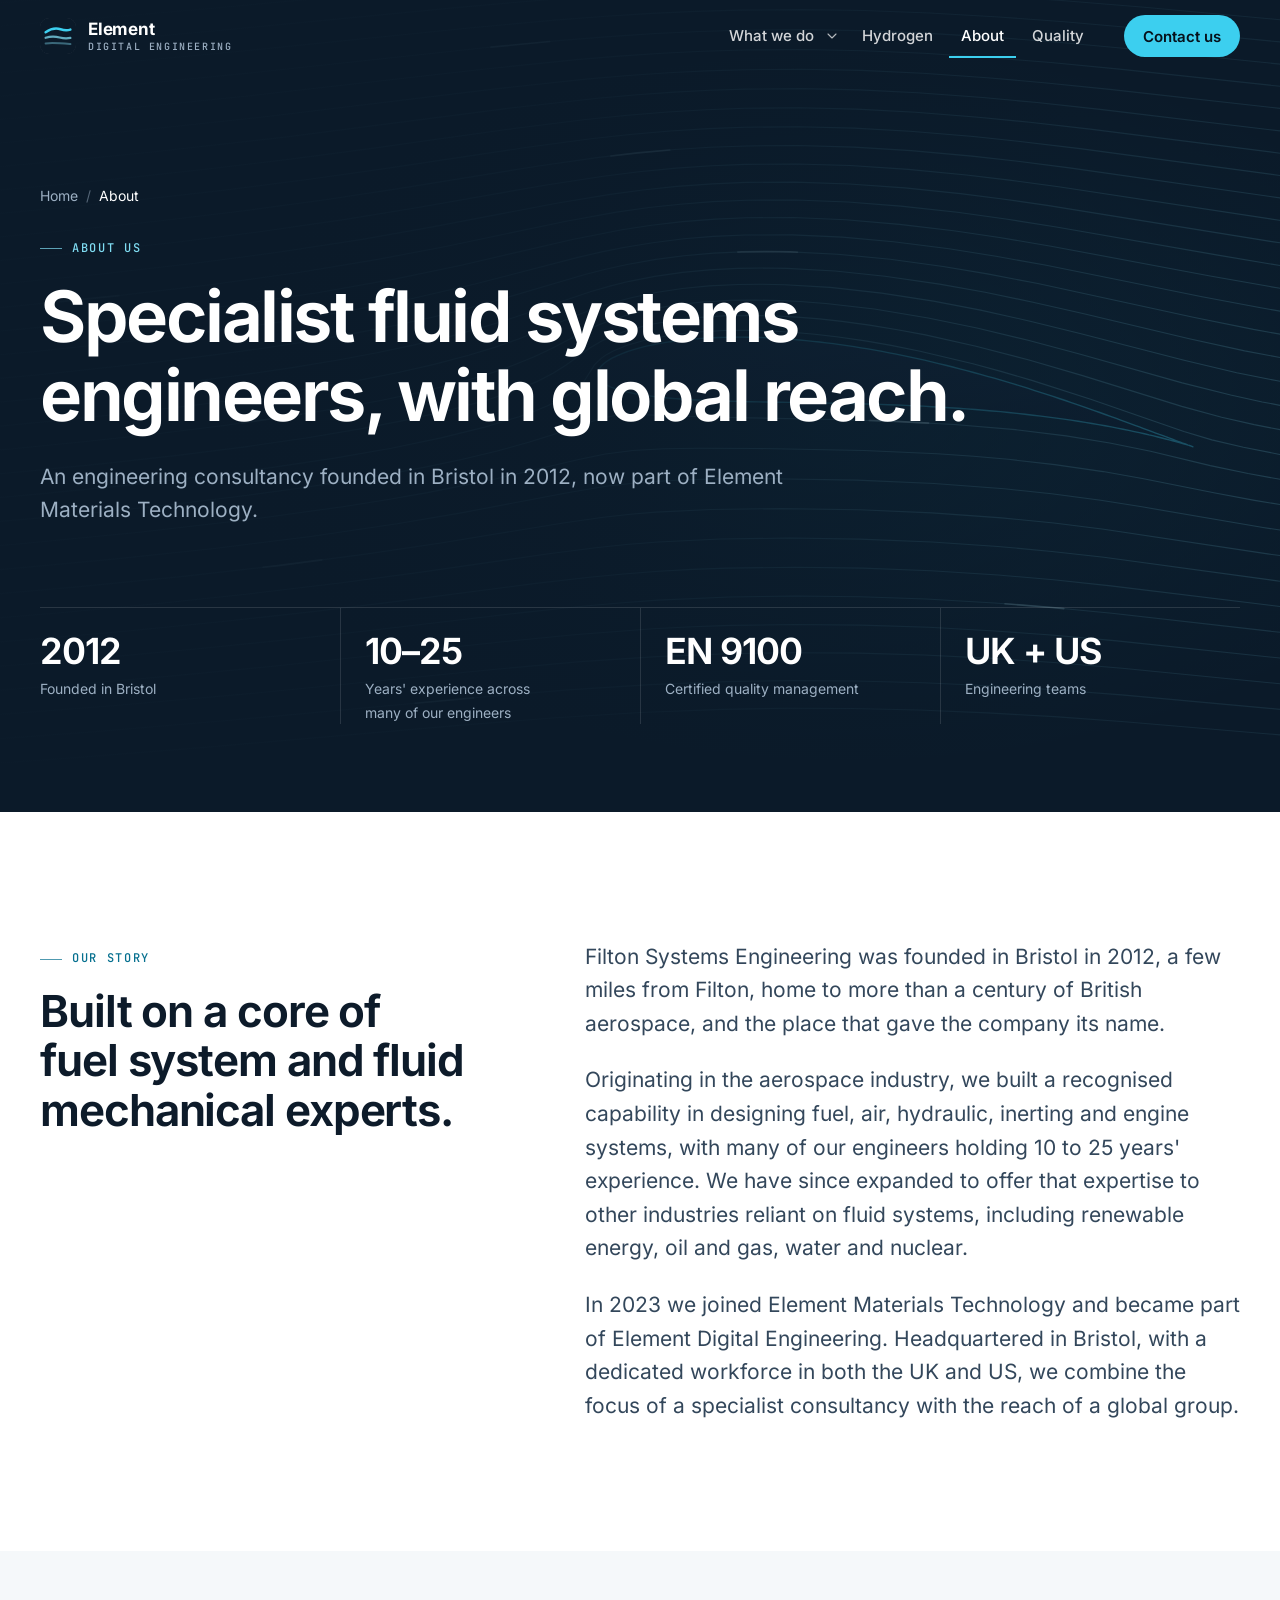
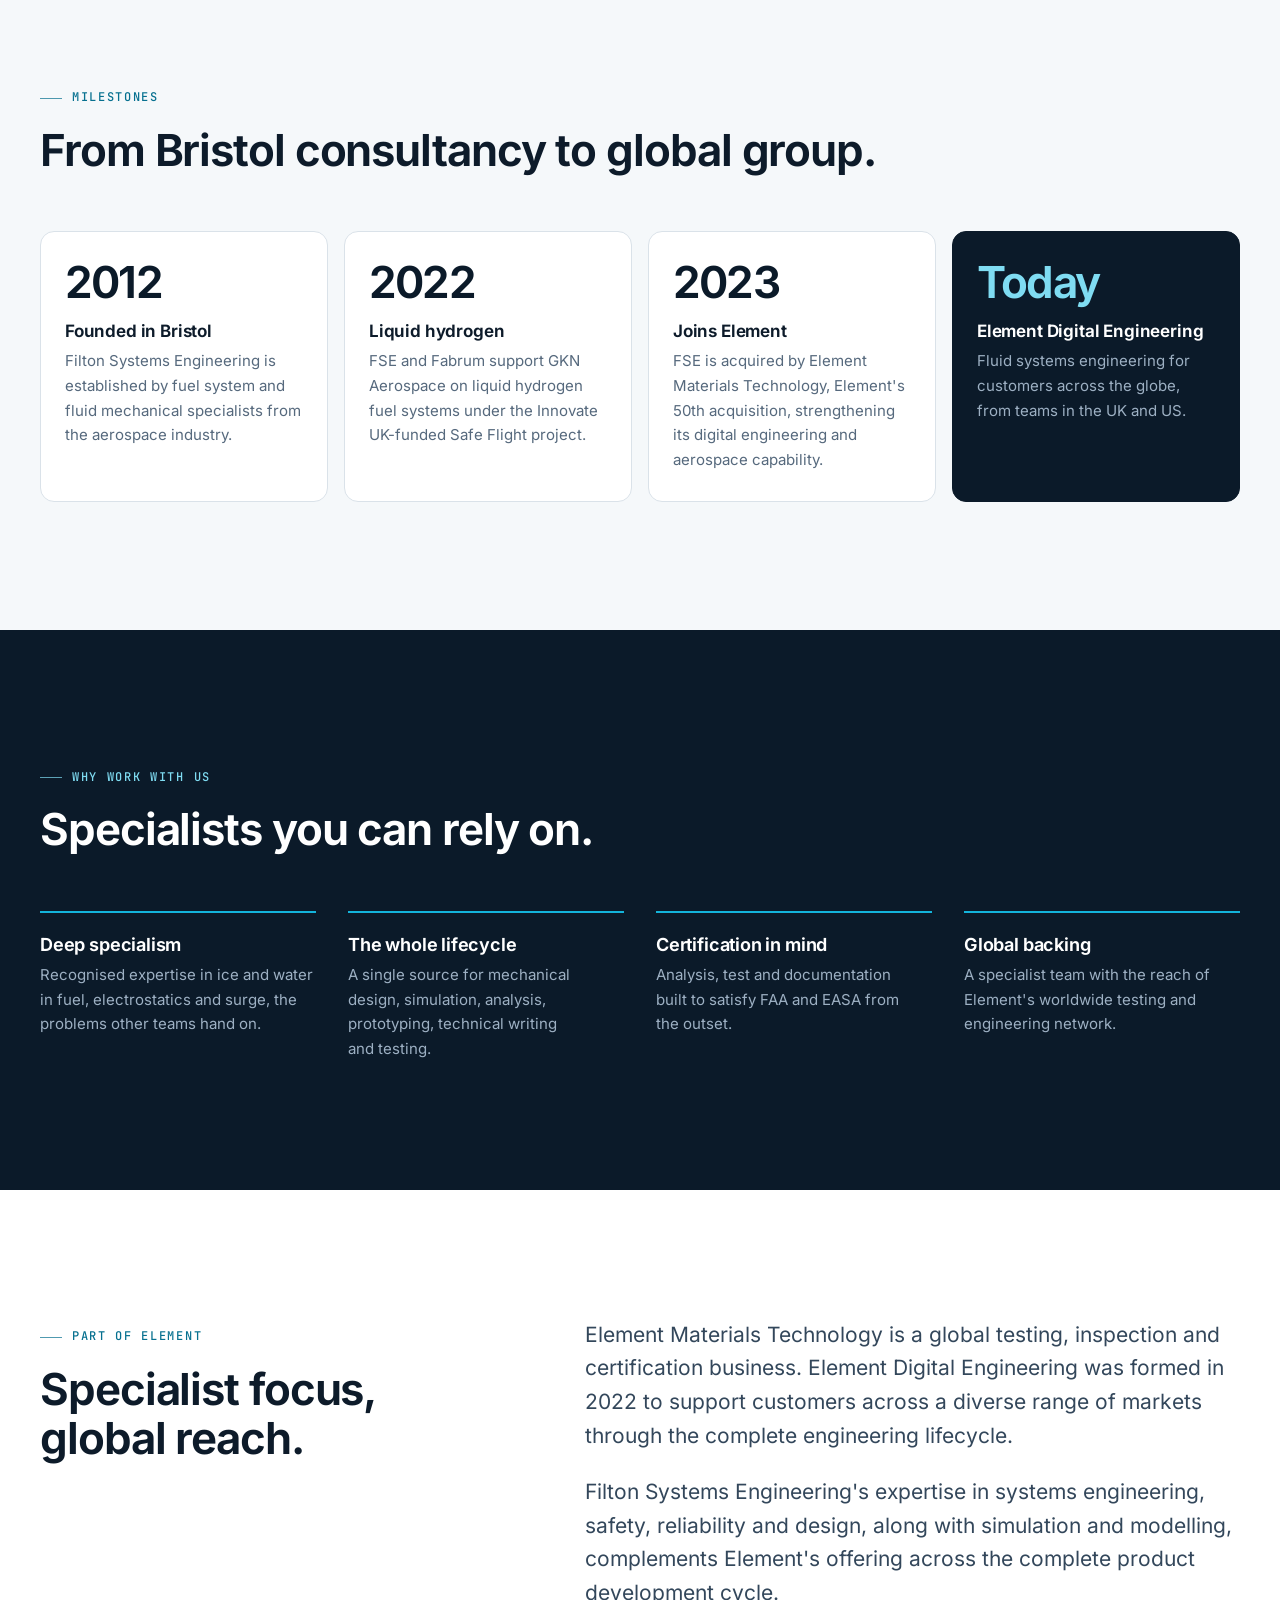
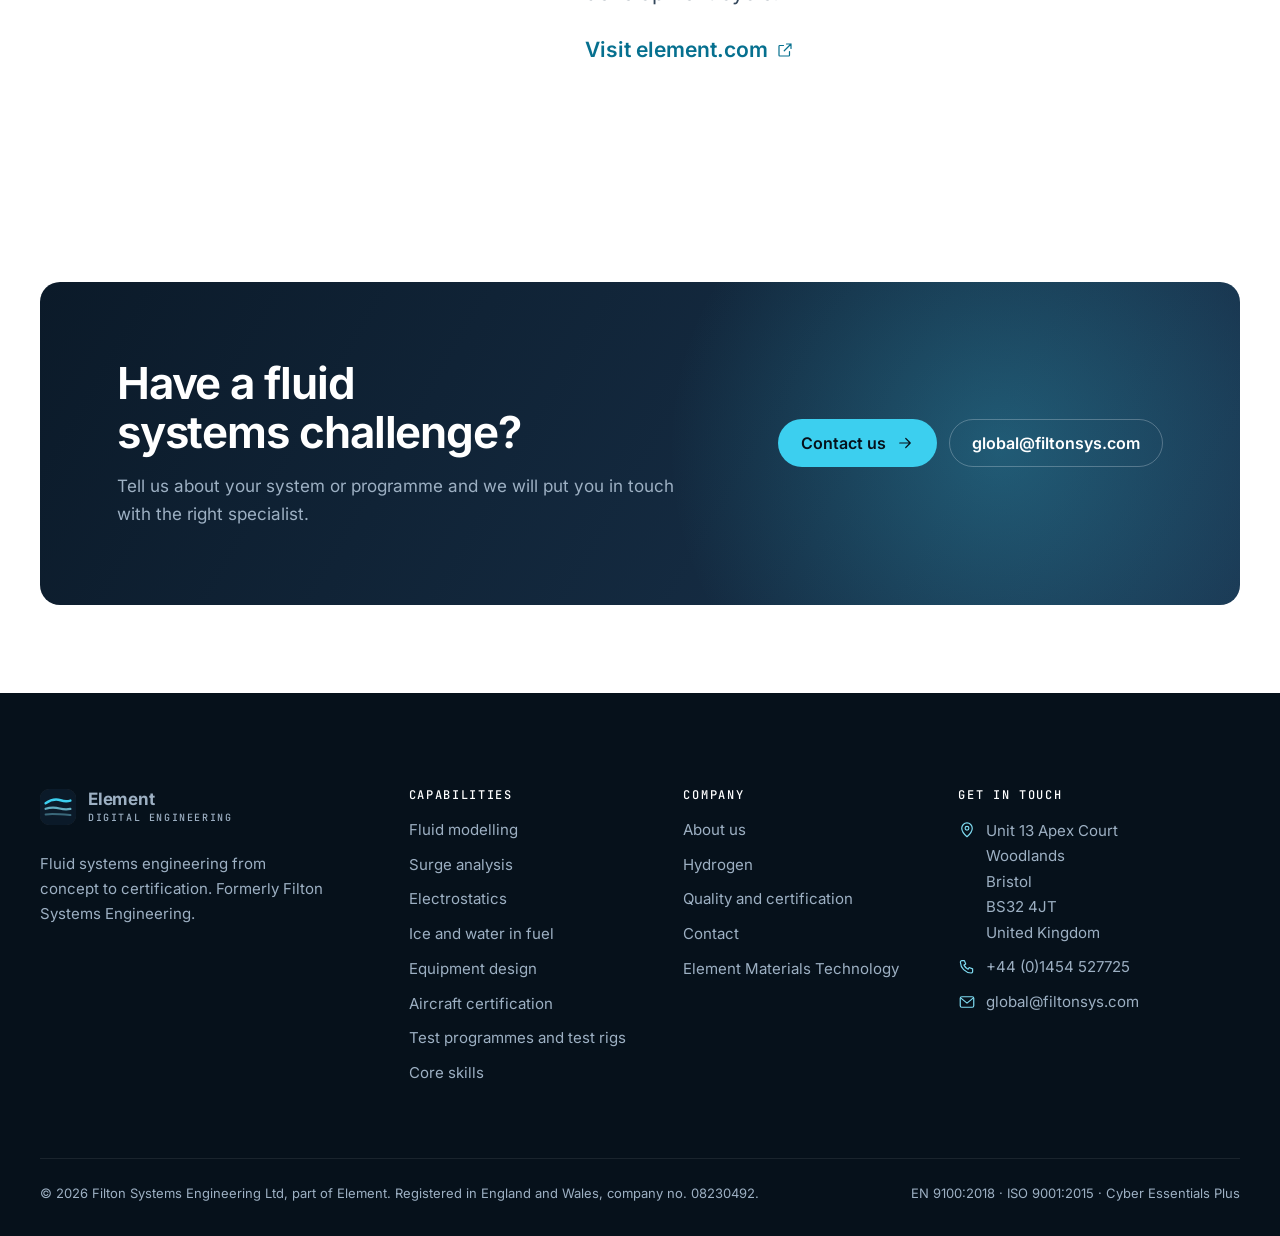
<file: filtonsys-website/public/about/index.html>
<!doctype html>
<html lang="en-GB">
<head>
<meta charset="utf-8">
<meta name="viewport" content="width=device-width, initial-scale=1">
<title>About Us | Element Digital Engineering</title>
<meta name="description" content="Founded in Bristol in 2012 as Filton Systems Engineering, now part of Element Materials Technology. Fluid systems specialists with teams in the UK and US.">
<link rel="canonical" href="https://filtonsys.com/about/">
<meta name="theme-color" content="#0b1a29">
<meta property="og:type" content="website">
<meta property="og:site_name" content="Element Digital Engineering">
<meta property="og:title" content="About Us | Element Digital Engineering">
<meta property="og:description" content="Founded in Bristol in 2012 as Filton Systems Engineering, now part of Element Materials Technology. Fluid systems specialists with teams in the UK and US.">
<meta property="og:url" content="https://filtonsys.com/about/">
<meta property="og:image" content="https://filtonsys.com/assets/img/og.png">
<meta property="og:locale" content="en_GB">
<meta name="twitter:card" content="summary_large_image">
<link rel="icon" href="../assets/img/favicon.svg" type="image/svg+xml">
<link rel="apple-touch-icon" href="../assets/img/apple-touch-icon.png">
<link rel="preload" href="../assets/fonts/inter-latin-wght.woff2" as="font" type="font/woff2" crossorigin>
<link rel="stylesheet" href="../assets/css/styles.css?v=b4b4e66543">
<script>document.documentElement.classList.add("js")</script>
<script src="../assets/js/main.js?v=9be0db458e" defer></script>
<script type="application/ld+json">{"@context": "https://schema.org", "@type": "BreadcrumbList", "itemListElement": [{"@type": "ListItem", "position": 1, "name": "Home", "item": "https://filtonsys.com/"}, {"@type": "ListItem", "position": 2, "name": "About", "item": "https://filtonsys.com/about/"}]}</script>
</head>
<body>
<a class="skip" href="#main">Skip to content</a>
<header class="site-header" data-header>
  <div class="container header-inner">
    <a class="brand" href="../"><svg class="brand-mark" viewBox="0 0 32 32" aria-hidden="true" focusable="false"><rect width="32" height="32" rx="8" fill="#0B1A29"/><path d="M5 12.6c4.8-3.3 9.6-3.8 13.3-2.6 3.1 1 5.8 1.2 8.7.3" stroke="#3CCFEF" stroke-width="2.2" fill="none" stroke-linecap="round"/><path d="M5 17.6c4.8-1.7 8.8-1.3 12.5-.3 3.4.9 6.5 1 9.5.4" stroke="#7FDCF2" stroke-opacity=".75" stroke-width="2" fill="none" stroke-linecap="round"/><path d="M5 22.6c6-.9 11.2-.4 22 .6" stroke="#7FDCF2" stroke-opacity=".4" stroke-width="1.8" fill="none" stroke-linecap="round"/></svg><span class="brand-text"><strong>Element</strong><span>Digital Engineering</span></span><span class="sr-only"> home</span></a>
    <nav class="nav" aria-label="Main">
      <button class="nav-toggle" type="button" aria-expanded="false" aria-controls="nav-menu"><span class="sr-only">Open menu</span><svg class="icon icon-menu" viewBox="0 0 24 24" aria-hidden="true" focusable="false"><path d="M4 7h16M4 12h16M4 17h16"/></svg><svg class="icon icon-close" viewBox="0 0 24 24" aria-hidden="true" focusable="false"><path d="M6 6l12 12M18 6 6 18"/></svg></button>
      <div class="nav-menu" id="nav-menu">
        <ul class="nav-list">
          <li class="has-sub">
            <a class="nav-link" href="../what-we-do/">What we do</a>
            <button class="sub-toggle" type="button" aria-expanded="false" aria-controls="sub-capabilities"><span class="sr-only">Show capabilities</span><svg class="icon" viewBox="0 0 24 24" aria-hidden="true" focusable="false"><path d="m6 9 6 6 6-6"/></svg></button>
            <div class="sub" id="sub-capabilities">
              <ul class="sub-grid"><li><a href="../what-we-do/fluid-modelling/"><svg class="icon" viewBox="0 0 24 24" aria-hidden="true" focusable="false"><rect x="3" y="3" width="18" height="18" rx="2"/><path d="M3 9h18M3 15h18M9 3v18M15 3v18" opacity=".4"/><path d="M3 18.5C9 18 11 7 21 5.5"/></svg><span><strong>Fluid modelling</strong><span>One-dimensional network analysis through to full CFD, compressible and incompressible.</span></span></a></li><li><a href="../what-we-do/surge-analysis/"><svg class="icon" viewBox="0 0 24 24" aria-hidden="true" focusable="false"><path d="M2 15h4l2.2-10 3.1 15 2.4-10 1.9 6 1.5-3H22"/></svg><span><strong>Surge analysis</strong><span>Predicting transient pressures that can reach several times normal operating pressure, and designing them out.</span></span></a></li><li><a href="../what-we-do/electro-statics/"><svg class="icon" viewBox="0 0 24 24" aria-hidden="true" focusable="false"><path d="M13 2 4.5 13.5H11L10 22l8.5-11.5H12L13 2z"/></svg><span><strong>Electrostatics</strong><span>Analysing, quantifying and mitigating static charge in flammable, low-conductivity fluids.</span></span></a></li><li><a href="../what-we-do/ice-and-water-in-fuel/"><svg class="icon" viewBox="0 0 24 24" aria-hidden="true" focusable="false"><path d="M12 2v20M3.4 7l17.2 10M20.6 7 3.4 17"/><path d="m9.5 3.5 2.5 2 2.5-2M9.5 20.5l2.5-2 2.5 2M4 10.5l2.5-1-.5-2.7M20 13.5l-2.5 1 .5 2.7M4 13.5l2.5 1-.5 2.7M20 10.5l-2.5-1 .5-2.7"/></svg><span><strong>Ice and water in fuel</strong><span>Specialist understanding of how water and ice behave in fuel systems, and how to prove a design tolerates them.</span></span></a></li><li><a href="../what-we-do/equipment-design/"><svg class="icon" viewBox="0 0 24 24" aria-hidden="true" focusable="false"><path d="M3 8v10l9-5-9-5zM21 8v10l-9-5 9-5z"/><path d="M12 13V5M8.5 5h7"/></svg><span><strong>Equipment design</strong><span>Fluid mechanical equipment defined with its system-level impact in mind, from concept to manufacture.</span></span></a></li><li><a href="../what-we-do/certification/"><svg class="icon" viewBox="0 0 24 24" aria-hidden="true" focusable="false"><path d="M12 3 4.5 6v6c0 4.6 3.2 7.8 7.5 9 4.3-1.2 7.5-4.4 7.5-9V6L12 3z"/><path d="m8.7 12.2 2.3 2.3 4.4-4.6"/></svg><span><strong>Aircraft certification</strong><span>Documentation, evidence and strategy for challenging FAA and EASA requirements.</span></span></a></li><li><a href="../what-we-do/testing/"><svg class="icon" viewBox="0 0 24 24" aria-hidden="true" focusable="false"><path d="M3.5 17.5a9 9 0 1 1 17 0"/><path d="m12 14 4.2-5.2"/><circle cx="12" cy="14" r="1.6"/><path d="M6.3 11.5l1.2.6M12 6.5V8M17.7 11.5l-1.2.6" opacity=".6"/></svg><span><strong>Test programmes and test rigs</strong><span>Every aspect of fluid systems and equipment test programmes, from requirements to final report.</span></span></a></li><li><a href="../what-we-do/skills/"><svg class="icon" viewBox="0 0 24 24" aria-hidden="true" focusable="false"><path d="M14 3H6.5A1.5 1.5 0 0 0 5 4.5v15A1.5 1.5 0 0 0 6.5 21h11a1.5 1.5 0 0 0 1.5-1.5V8l-5-5z"/><path d="M14 3v5h5M8.5 12.5h7M8.5 16.5h5"/></svg><span><strong>Core skills</strong><span>The engineering disciplines and technical writing behind a complete project solution.</span></span></a></li></ul>
              <div class="sub-foot"><span class="muted">Fluid systems engineering from concept to certification.</span><a href="../what-we-do/">All capabilities</a></div>
            </div>
          </li>
          <li><a class="nav-link" href="../hydrogen/">Hydrogen</a></li>
          <li><a class="nav-link" href="../about/" aria-current="page">About</a></li>
          <li><a class="nav-link" href="../en9100-quality-certificate-and-cyber-essentials-plus/">Quality</a></li>
        </ul>
        <a class="btn btn-primary nav-cta" href="../contact/">Contact us</a>
      </div>
    </nav>
  </div>
</header>
<main id="main">
<section class="hero hero--page on-dark">
  <img class="hero-art" src="../assets/img/flow.svg" alt="" width="1600" height="900">
  <div class="hero-shade"></div>
  <div class="container">
    <nav aria-label="Breadcrumb"><ol class="crumbs"><li><a href="../">Home</a></li><li><span aria-current="page">About</span></li></ol></nav>
    <p class="eyebrow">About us</p>
    <h1>Specialist fluid systems engineers, with global reach.</h1>
    <p class="lead">An engineering consultancy founded in Bristol in 2012, now part of Element Materials Technology.</p>
    
    <dl class="stats"><div><dt>2012</dt><dd>Founded in Bristol</dd></div><div><dt>10–25</dt><dd>Years&#x27; experience across many of our engineers</dd></div><div><dt>EN 9100</dt><dd>Certified quality management</dd></div><div><dt>UK + US</dt><dd>Engineering teams</dd></div></dl>
  </div>
</section>
<section class="section">
  <div class="container split">
    <div data-reveal>
      <p class="eyebrow">Our story</p>
      <h2>Built on a core of fuel system and fluid mechanical experts.</h2>
    </div>
    <div class="prose lead" data-reveal>
      <p>Filton Systems Engineering was founded in Bristol in 2012, a few miles from Filton, home to more than a century of British aerospace, and the place that gave the company its name.</p>
      <p>Originating in the aerospace industry, we built a recognised capability in designing fuel, air, hydraulic, inerting and engine systems, with many of our engineers holding 10 to 25 years' experience. We have since expanded to offer that expertise to other industries reliant on fluid systems, including renewable energy, oil and gas, water and nuclear.</p>
      <p>In 2023 we joined Element Materials Technology and became part of Element Digital Engineering. Headquartered in Bristol, with a dedicated workforce in both the UK and US, we combine the focus of a specialist consultancy with the reach of a global group.</p>
    </div>
  </div>
</section>
<section class="section section--tint">
  <div class="container">
    <div class="section-head" data-reveal><div><p class="eyebrow">Milestones</p><h2>From Bristol consultancy to global group.</h2></div></div>
    <ol class="timeline" data-reveal-group><li><time>2012</time><h3>Founded in Bristol</h3><p>Filton Systems Engineering is established by fuel system and fluid mechanical specialists from the aerospace industry.</p></li><li><time>2022</time><h3>Liquid hydrogen</h3><p>FSE and Fabrum support GKN Aerospace on liquid hydrogen fuel systems under the Innovate UK-funded Safe Flight project.</p></li><li><time>2023</time><h3>Joins Element</h3><p>FSE is acquired by Element Materials Technology, Element&#x27;s 50th acquisition, strengthening its digital engineering and aerospace capability.</p></li><li><time>Today</time><h3>Element Digital Engineering</h3><p>Fluid systems engineering for customers across the globe, from teams in the UK and US.</p></li></ol>
  </div>
</section>
<section class="section section--dark on-dark">
  <div class="container">
    <div class="section-head" data-reveal><div><p class="eyebrow">Why work with us</p><h2>Specialists you can rely on.</h2></div></div>
    <ul class="diff-grid" data-reveal-group><li><h3>Deep specialism</h3><p>Recognised expertise in ice and water in fuel, electrostatics and surge, the problems other teams hand on.</p></li><li><h3>The whole lifecycle</h3><p>A single source for mechanical design, simulation, analysis, prototyping, technical writing and testing.</p></li><li><h3>Certification in mind</h3><p>Analysis, test and documentation built to satisfy FAA and EASA from the outset.</p></li><li><h3>Global backing</h3><p>A specialist team with the reach of Element&#x27;s worldwide testing and engineering network.</p></li></ul>
  </div>
</section>
<section class="section">
  <div class="container split">
    <div data-reveal>
      <p class="eyebrow">Part of Element</p>
      <h2>Specialist focus, global reach.</h2>
    </div>
    <div class="prose lead" data-reveal>
      <p>Element Materials Technology is a global testing, inspection and certification business. Element Digital Engineering was formed in 2022 to support customers across a diverse range of markets through the complete engineering lifecycle.</p>
      <p>Filton Systems Engineering's expertise in systems engineering, safety, reliability and design, along with simulation and modelling, complements Element's offering across the complete product development cycle.</p>
      <p><a class="link-arrow" href="https://www.element.com" rel="noopener">Visit element.com <svg class="icon" viewBox="0 0 24 24" aria-hidden="true" focusable="false"><path d="M14 4h6v6M20 4l-9 9M18 14v5a1 1 0 0 1-1 1H5a1 1 0 0 1-1-1V7a1 1 0 0 1 1-1h5"/></svg></a></p>
    </div>
  </div>
</section>
<section class="section section--tight">
  <div class="container">
    <div class="cta on-dark" data-reveal>
      <div><h2>Have a fluid systems challenge?</h2><p>Tell us about your system or programme and we will put you in touch with the right specialist.</p></div>
      <div class="actions">
        <a class="btn btn-primary" href="../contact/">Contact us <svg class="icon" viewBox="0 0 24 24" aria-hidden="true" focusable="false"><path d="M5 12h14M13 6l6 6-6 6"/></svg></a>
        <a class="btn btn-ghost" href="mailto:global@filtonsys.com">global@filtonsys.com</a>
      </div>
    </div>
  </div>
</section>
</main>
<footer class="site-footer on-dark">
  <div class="container">
    <div class="footer-grid">
      <div class="footer-about">
        <a class="brand" href="../"><svg class="brand-mark" viewBox="0 0 32 32" aria-hidden="true" focusable="false"><rect width="32" height="32" rx="8" fill="#0B1A29"/><path d="M5 12.6c4.8-3.3 9.6-3.8 13.3-2.6 3.1 1 5.8 1.2 8.7.3" stroke="#3CCFEF" stroke-width="2.2" fill="none" stroke-linecap="round"/><path d="M5 17.6c4.8-1.7 8.8-1.3 12.5-.3 3.4.9 6.5 1 9.5.4" stroke="#7FDCF2" stroke-opacity=".75" stroke-width="2" fill="none" stroke-linecap="round"/><path d="M5 22.6c6-.9 11.2-.4 22 .6" stroke="#7FDCF2" stroke-opacity=".4" stroke-width="1.8" fill="none" stroke-linecap="round"/></svg><span class="brand-text"><strong>Element</strong><span>Digital Engineering</span></span><span class="sr-only"> home</span></a>
        <p>Fluid systems engineering from concept to certification. Formerly Filton Systems Engineering.</p>
      </div>
      <nav aria-labelledby="footer-caps"><h2 id="footer-caps">Capabilities</h2><ul><li><a href="../what-we-do/fluid-modelling/">Fluid modelling</a></li><li><a href="../what-we-do/surge-analysis/">Surge analysis</a></li><li><a href="../what-we-do/electro-statics/">Electrostatics</a></li><li><a href="../what-we-do/ice-and-water-in-fuel/">Ice and water in fuel</a></li><li><a href="../what-we-do/equipment-design/">Equipment design</a></li><li><a href="../what-we-do/certification/">Aircraft certification</a></li><li><a href="../what-we-do/testing/">Test programmes and test rigs</a></li><li><a href="../what-we-do/skills/">Core skills</a></li></ul></nav>
      <nav aria-labelledby="footer-company"><h2 id="footer-company">Company</h2><ul>
        <li><a href="../about/">About us</a></li>
        <li><a href="../hydrogen/">Hydrogen</a></li>
        <li><a href="../en9100-quality-certificate-and-cyber-essentials-plus/">Quality and certification</a></li>
        <li><a href="../contact/">Contact</a></li>
        <li><a href="https://www.element.com" rel="noopener">Element Materials Technology</a></li>
      </ul></nav>
      <div><h2>Get in touch</h2><ul class="footer-contact">
        <li><svg class="icon" viewBox="0 0 24 24" aria-hidden="true" focusable="false"><path d="M12 21s-7-6.1-7-11.4a7 7 0 0 1 14 0C19 14.9 12 21 12 21z"/><circle cx="12" cy="9.6" r="2.5"/></svg><address>Unit 13 Apex Court<br>Woodlands<br>Bristol<br>BS32 4JT<br>United Kingdom</address></li>
        <li><svg class="icon" viewBox="0 0 24 24" aria-hidden="true" focusable="false"><path d="M5.2 3.5h3.3l1.8 4.6-2.3 1.4a11.5 11.5 0 0 0 5.5 5.5l1.4-2.3 4.6 1.8v3.3A2 2 0 0 1 17.4 20 15 15 0 0 1 3.2 5.6a2 2 0 0 1 2-2.1z"/></svg><a href="tel:+441454527725">+44 (0)1454 527725</a></li>
        <li><svg class="icon" viewBox="0 0 24 24" aria-hidden="true" focusable="false"><rect x="3" y="5" width="18" height="14" rx="2"/><path d="m3.5 6.5 8.5 7 8.5-7"/></svg><a href="mailto:global@filtonsys.com">global@filtonsys.com</a></li>
      </ul></div>
    </div>
    <div class="footer-bottom">
      <p>&copy; <span data-year>2026</span> Filton Systems Engineering Ltd, part of Element. Registered in England and Wales, company no. 08230492.</p>
      <p>EN 9100:2018 &middot; ISO 9001:2015 &middot; Cyber Essentials Plus</p>
    </div>
  </div>
</footer>
</body>
</html>
</file>
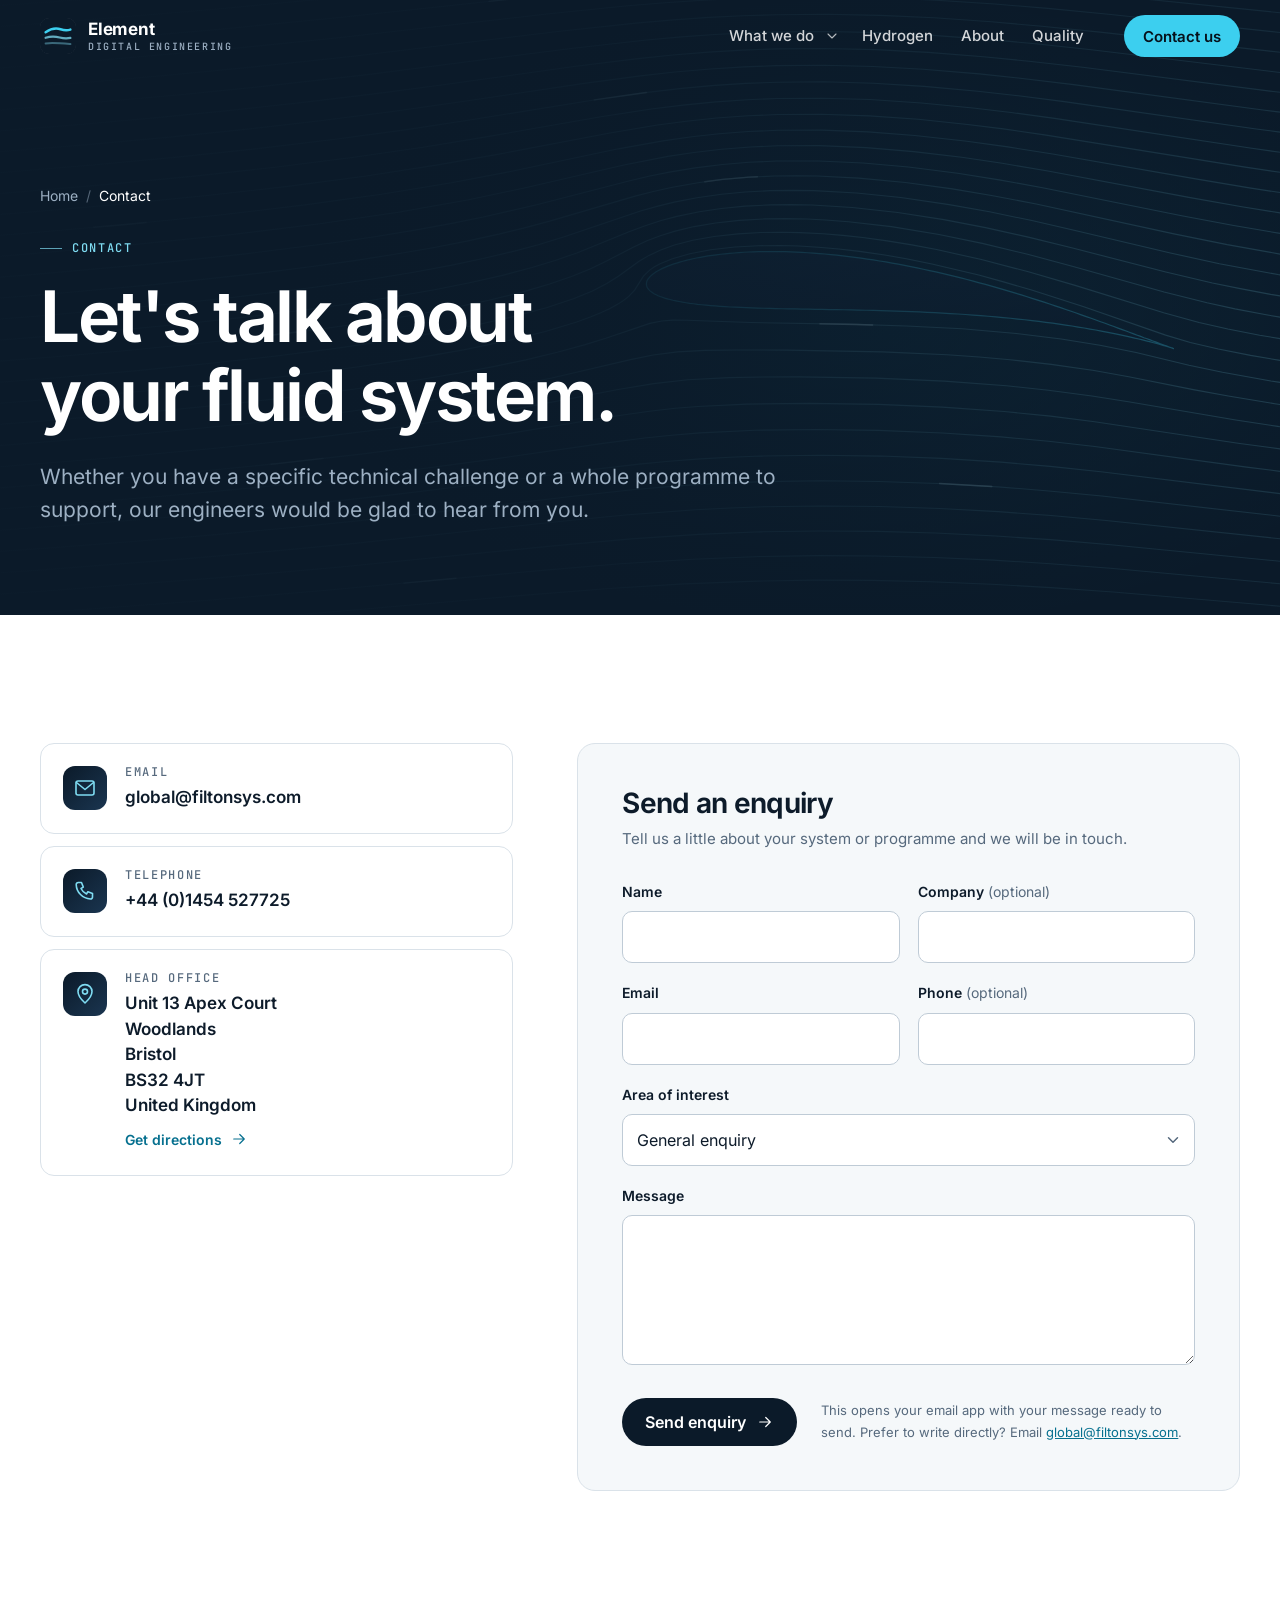
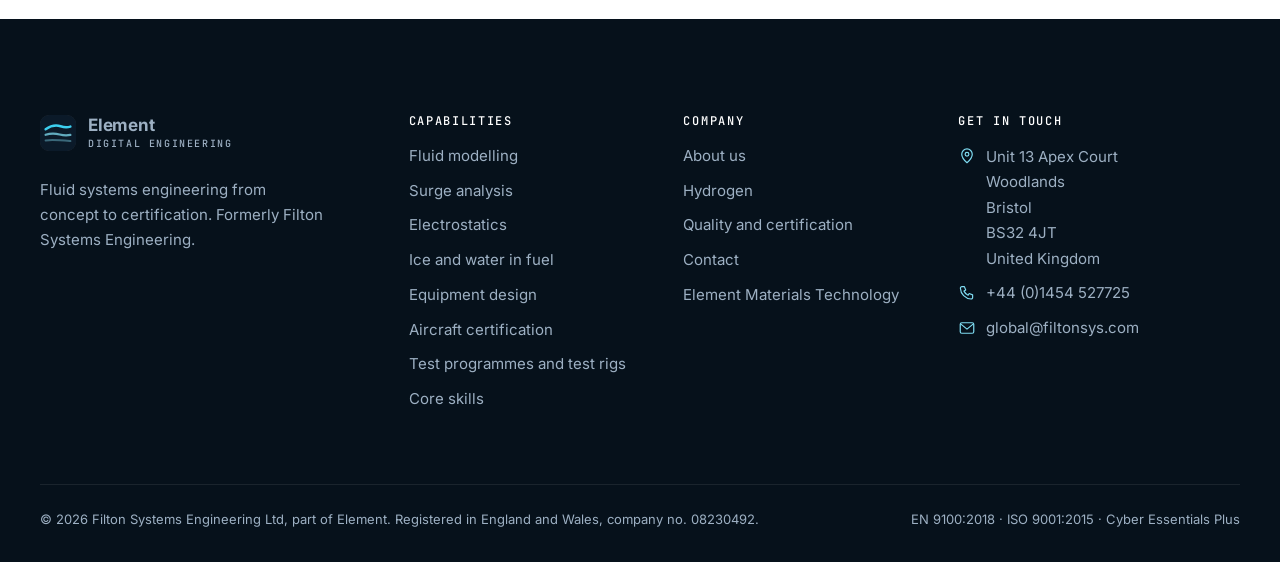
<file: filtonsys-website/public/contact/index.html>
<!doctype html>
<html lang="en-GB">
<head>
<meta charset="utf-8">
<meta name="viewport" content="width=device-width, initial-scale=1">
<title>Contact Us | Element Digital Engineering</title>
<meta name="description" content="Contact Element Digital Engineering (formerly Filton Systems Engineering), Unit 13 Apex Court, Woodlands, Bristol BS32 4JT. Email global@filtonsys.com.">
<link rel="canonical" href="https://filtonsys.com/contact/">
<meta name="theme-color" content="#0b1a29">
<meta property="og:type" content="website">
<meta property="og:site_name" content="Element Digital Engineering">
<meta property="og:title" content="Contact Us | Element Digital Engineering">
<meta property="og:description" content="Contact Element Digital Engineering (formerly Filton Systems Engineering), Unit 13 Apex Court, Woodlands, Bristol BS32 4JT. Email global@filtonsys.com.">
<meta property="og:url" content="https://filtonsys.com/contact/">
<meta property="og:image" content="https://filtonsys.com/assets/img/og.png">
<meta property="og:locale" content="en_GB">
<meta name="twitter:card" content="summary_large_image">
<link rel="icon" href="../assets/img/favicon.svg" type="image/svg+xml">
<link rel="apple-touch-icon" href="../assets/img/apple-touch-icon.png">
<link rel="preload" href="../assets/fonts/inter-latin-wght.woff2" as="font" type="font/woff2" crossorigin>
<link rel="stylesheet" href="../assets/css/styles.css?v=b4b4e66543">
<script>document.documentElement.classList.add("js")</script>
<script src="../assets/js/main.js?v=9be0db458e" defer></script>
<script type="application/ld+json">{"@context": "https://schema.org", "@type": "Organization", "name": "Element Digital Engineering", "alternateName": "Filton Systems Engineering", "legalName": "Filton Systems Engineering Ltd", "url": "https://filtonsys.com/", "logo": "https://filtonsys.com/assets/img/logo.png", "email": "global@filtonsys.com", "telephone": "+441454527725", "foundingDate": "2012", "address": {"@type": "PostalAddress", "streetAddress": "Unit 13 Apex Court, Woodlands", "addressLocality": "Bristol", "postalCode": "BS32 4JT", "addressCountry": "GB"}, "parentOrganization": {"@type": "Organization", "name": "Element Materials Technology", "url": "https://www.element.com"}}</script>
<script type="application/ld+json">{"@context": "https://schema.org", "@type": "BreadcrumbList", "itemListElement": [{"@type": "ListItem", "position": 1, "name": "Home", "item": "https://filtonsys.com/"}, {"@type": "ListItem", "position": 2, "name": "Contact", "item": "https://filtonsys.com/contact/"}]}</script>
</head>
<body>
<a class="skip" href="#main">Skip to content</a>
<header class="site-header" data-header>
  <div class="container header-inner">
    <a class="brand" href="../"><svg class="brand-mark" viewBox="0 0 32 32" aria-hidden="true" focusable="false"><rect width="32" height="32" rx="8" fill="#0B1A29"/><path d="M5 12.6c4.8-3.3 9.6-3.8 13.3-2.6 3.1 1 5.8 1.2 8.7.3" stroke="#3CCFEF" stroke-width="2.2" fill="none" stroke-linecap="round"/><path d="M5 17.6c4.8-1.7 8.8-1.3 12.5-.3 3.4.9 6.5 1 9.5.4" stroke="#7FDCF2" stroke-opacity=".75" stroke-width="2" fill="none" stroke-linecap="round"/><path d="M5 22.6c6-.9 11.2-.4 22 .6" stroke="#7FDCF2" stroke-opacity=".4" stroke-width="1.8" fill="none" stroke-linecap="round"/></svg><span class="brand-text"><strong>Element</strong><span>Digital Engineering</span></span><span class="sr-only"> home</span></a>
    <nav class="nav" aria-label="Main">
      <button class="nav-toggle" type="button" aria-expanded="false" aria-controls="nav-menu"><span class="sr-only">Open menu</span><svg class="icon icon-menu" viewBox="0 0 24 24" aria-hidden="true" focusable="false"><path d="M4 7h16M4 12h16M4 17h16"/></svg><svg class="icon icon-close" viewBox="0 0 24 24" aria-hidden="true" focusable="false"><path d="M6 6l12 12M18 6 6 18"/></svg></button>
      <div class="nav-menu" id="nav-menu">
        <ul class="nav-list">
          <li class="has-sub">
            <a class="nav-link" href="../what-we-do/">What we do</a>
            <button class="sub-toggle" type="button" aria-expanded="false" aria-controls="sub-capabilities"><span class="sr-only">Show capabilities</span><svg class="icon" viewBox="0 0 24 24" aria-hidden="true" focusable="false"><path d="m6 9 6 6 6-6"/></svg></button>
            <div class="sub" id="sub-capabilities">
              <ul class="sub-grid"><li><a href="../what-we-do/fluid-modelling/"><svg class="icon" viewBox="0 0 24 24" aria-hidden="true" focusable="false"><rect x="3" y="3" width="18" height="18" rx="2"/><path d="M3 9h18M3 15h18M9 3v18M15 3v18" opacity=".4"/><path d="M3 18.5C9 18 11 7 21 5.5"/></svg><span><strong>Fluid modelling</strong><span>One-dimensional network analysis through to full CFD, compressible and incompressible.</span></span></a></li><li><a href="../what-we-do/surge-analysis/"><svg class="icon" viewBox="0 0 24 24" aria-hidden="true" focusable="false"><path d="M2 15h4l2.2-10 3.1 15 2.4-10 1.9 6 1.5-3H22"/></svg><span><strong>Surge analysis</strong><span>Predicting transient pressures that can reach several times normal operating pressure, and designing them out.</span></span></a></li><li><a href="../what-we-do/electro-statics/"><svg class="icon" viewBox="0 0 24 24" aria-hidden="true" focusable="false"><path d="M13 2 4.5 13.5H11L10 22l8.5-11.5H12L13 2z"/></svg><span><strong>Electrostatics</strong><span>Analysing, quantifying and mitigating static charge in flammable, low-conductivity fluids.</span></span></a></li><li><a href="../what-we-do/ice-and-water-in-fuel/"><svg class="icon" viewBox="0 0 24 24" aria-hidden="true" focusable="false"><path d="M12 2v20M3.4 7l17.2 10M20.6 7 3.4 17"/><path d="m9.5 3.5 2.5 2 2.5-2M9.5 20.5l2.5-2 2.5 2M4 10.5l2.5-1-.5-2.7M20 13.5l-2.5 1 .5 2.7M4 13.5l2.5 1-.5 2.7M20 10.5l-2.5-1 .5-2.7"/></svg><span><strong>Ice and water in fuel</strong><span>Specialist understanding of how water and ice behave in fuel systems, and how to prove a design tolerates them.</span></span></a></li><li><a href="../what-we-do/equipment-design/"><svg class="icon" viewBox="0 0 24 24" aria-hidden="true" focusable="false"><path d="M3 8v10l9-5-9-5zM21 8v10l-9-5 9-5z"/><path d="M12 13V5M8.5 5h7"/></svg><span><strong>Equipment design</strong><span>Fluid mechanical equipment defined with its system-level impact in mind, from concept to manufacture.</span></span></a></li><li><a href="../what-we-do/certification/"><svg class="icon" viewBox="0 0 24 24" aria-hidden="true" focusable="false"><path d="M12 3 4.5 6v6c0 4.6 3.2 7.8 7.5 9 4.3-1.2 7.5-4.4 7.5-9V6L12 3z"/><path d="m8.7 12.2 2.3 2.3 4.4-4.6"/></svg><span><strong>Aircraft certification</strong><span>Documentation, evidence and strategy for challenging FAA and EASA requirements.</span></span></a></li><li><a href="../what-we-do/testing/"><svg class="icon" viewBox="0 0 24 24" aria-hidden="true" focusable="false"><path d="M3.5 17.5a9 9 0 1 1 17 0"/><path d="m12 14 4.2-5.2"/><circle cx="12" cy="14" r="1.6"/><path d="M6.3 11.5l1.2.6M12 6.5V8M17.7 11.5l-1.2.6" opacity=".6"/></svg><span><strong>Test programmes and test rigs</strong><span>Every aspect of fluid systems and equipment test programmes, from requirements to final report.</span></span></a></li><li><a href="../what-we-do/skills/"><svg class="icon" viewBox="0 0 24 24" aria-hidden="true" focusable="false"><path d="M14 3H6.5A1.5 1.5 0 0 0 5 4.5v15A1.5 1.5 0 0 0 6.5 21h11a1.5 1.5 0 0 0 1.5-1.5V8l-5-5z"/><path d="M14 3v5h5M8.5 12.5h7M8.5 16.5h5"/></svg><span><strong>Core skills</strong><span>The engineering disciplines and technical writing behind a complete project solution.</span></span></a></li></ul>
              <div class="sub-foot"><span class="muted">Fluid systems engineering from concept to certification.</span><a href="../what-we-do/">All capabilities</a></div>
            </div>
          </li>
          <li><a class="nav-link" href="../hydrogen/">Hydrogen</a></li>
          <li><a class="nav-link" href="../about/">About</a></li>
          <li><a class="nav-link" href="../en9100-quality-certificate-and-cyber-essentials-plus/">Quality</a></li>
        </ul>
        <a class="btn btn-primary nav-cta" href="../contact/" aria-current="page">Contact us</a>
      </div>
    </nav>
  </div>
</header>
<main id="main">
<section class="hero hero--page on-dark">
  <img class="hero-art" src="../assets/img/flow.svg" alt="" width="1600" height="900">
  <div class="hero-shade"></div>
  <div class="container">
    <nav aria-label="Breadcrumb"><ol class="crumbs"><li><a href="../">Home</a></li><li><span aria-current="page">Contact</span></li></ol></nav>
    <p class="eyebrow">Contact</p>
    <h1>Let's talk about your fluid system.</h1>
    <p class="lead">Whether you have a specific technical challenge or a whole programme to support, our engineers would be glad to hear from you.</p>
    
    
  </div>
</section>
<section class="section">
  <div class="container contact-grid">
    <ul class="contact-list" data-reveal-group>
      <li class="contact-item"><span class="card-icon"><svg class="icon" viewBox="0 0 24 24" aria-hidden="true" focusable="false"><rect x="3" y="5" width="18" height="14" rx="2"/><path d="m3.5 6.5 8.5 7 8.5-7"/></svg></span><div><h2>Email</h2><a href="mailto:global@filtonsys.com">global@filtonsys.com</a></div></li>
      <li class="contact-item"><span class="card-icon"><svg class="icon" viewBox="0 0 24 24" aria-hidden="true" focusable="false"><path d="M5.2 3.5h3.3l1.8 4.6-2.3 1.4a11.5 11.5 0 0 0 5.5 5.5l1.4-2.3 4.6 1.8v3.3A2 2 0 0 1 17.4 20 15 15 0 0 1 3.2 5.6a2 2 0 0 1 2-2.1z"/></svg></span><div><h2>Telephone</h2><a href="tel:+441454527725">+44 (0)1454 527725</a></div></li>
      <li class="contact-item"><span class="card-icon"><svg class="icon" viewBox="0 0 24 24" aria-hidden="true" focusable="false"><path d="M12 21s-7-6.1-7-11.4a7 7 0 0 1 14 0C19 14.9 12 21 12 21z"/><circle cx="12" cy="9.6" r="2.5"/></svg></span><div><h2>Head office</h2><address>Unit 13 Apex Court<br>Woodlands<br>Bristol<br>BS32 4JT<br>United Kingdom</address>
        <a class="link-arrow" href="https://www.openstreetmap.org/search?query=Apex%20Court%20Woodlands%20Bristol%20BS32%204JT" rel="noopener">Get directions <svg class="icon" viewBox="0 0 24 24" aria-hidden="true" focusable="false"><path d="M5 12h14M13 6l6 6-6 6"/></svg></a></div></li>
    </ul>
    <form class="form" data-enquiry data-to="global@filtonsys.com" action="mailto:global@filtonsys.com" method="post" enctype="text/plain" data-reveal>
      <h2>Send an enquiry</h2>
      <p>Tell us a little about your system or programme and we will be in touch.</p>
      <div class="form-grid">
        <div class="field"><label for="f-name">Name</label><input id="f-name" name="name" autocomplete="name" required></div>
        <div class="field"><label for="f-company">Company <span>(optional)</span></label><input id="f-company" name="company" autocomplete="organization"></div>
        <div class="field"><label for="f-email">Email</label><input id="f-email" name="email" type="email" autocomplete="email" required></div>
        <div class="field"><label for="f-phone">Phone <span>(optional)</span></label><input id="f-phone" name="phone" type="tel" autocomplete="tel"></div>
        <div class="field full"><label for="f-topic">Area of interest</label><select id="f-topic" name="topic"><option>General enquiry</option><option>Fluid modelling</option><option>Surge analysis</option><option>Electrostatics</option><option>Ice and water in fuel</option><option>Equipment design</option><option>Aircraft certification</option><option>Test programmes and test rigs</option><option>Core skills</option><option>Hydrogen</option><option>Careers</option></select></div>
        <div class="field full"><label for="f-message">Message</label><textarea id="f-message" name="message" required></textarea></div>
      </div>
      <div class="form-foot">
        <button class="btn btn-dark" type="submit">Send enquiry <svg class="icon" viewBox="0 0 24 24" aria-hidden="true" focusable="false"><path d="M5 12h14M13 6l6 6-6 6"/></svg></button>
        <p>This opens your email app with your message ready to send. Prefer to write directly? Email <a href="mailto:global@filtonsys.com">global@filtonsys.com</a>.</p>
      </div>
      <p class="form-status" role="status" aria-live="polite"></p>
    </form>
  </div>
</section>
</main>
<footer class="site-footer on-dark">
  <div class="container">
    <div class="footer-grid">
      <div class="footer-about">
        <a class="brand" href="../"><svg class="brand-mark" viewBox="0 0 32 32" aria-hidden="true" focusable="false"><rect width="32" height="32" rx="8" fill="#0B1A29"/><path d="M5 12.6c4.8-3.3 9.6-3.8 13.3-2.6 3.1 1 5.8 1.2 8.7.3" stroke="#3CCFEF" stroke-width="2.2" fill="none" stroke-linecap="round"/><path d="M5 17.6c4.8-1.7 8.8-1.3 12.5-.3 3.4.9 6.5 1 9.5.4" stroke="#7FDCF2" stroke-opacity=".75" stroke-width="2" fill="none" stroke-linecap="round"/><path d="M5 22.6c6-.9 11.2-.4 22 .6" stroke="#7FDCF2" stroke-opacity=".4" stroke-width="1.8" fill="none" stroke-linecap="round"/></svg><span class="brand-text"><strong>Element</strong><span>Digital Engineering</span></span><span class="sr-only"> home</span></a>
        <p>Fluid systems engineering from concept to certification. Formerly Filton Systems Engineering.</p>
      </div>
      <nav aria-labelledby="footer-caps"><h2 id="footer-caps">Capabilities</h2><ul><li><a href="../what-we-do/fluid-modelling/">Fluid modelling</a></li><li><a href="../what-we-do/surge-analysis/">Surge analysis</a></li><li><a href="../what-we-do/electro-statics/">Electrostatics</a></li><li><a href="../what-we-do/ice-and-water-in-fuel/">Ice and water in fuel</a></li><li><a href="../what-we-do/equipment-design/">Equipment design</a></li><li><a href="../what-we-do/certification/">Aircraft certification</a></li><li><a href="../what-we-do/testing/">Test programmes and test rigs</a></li><li><a href="../what-we-do/skills/">Core skills</a></li></ul></nav>
      <nav aria-labelledby="footer-company"><h2 id="footer-company">Company</h2><ul>
        <li><a href="../about/">About us</a></li>
        <li><a href="../hydrogen/">Hydrogen</a></li>
        <li><a href="../en9100-quality-certificate-and-cyber-essentials-plus/">Quality and certification</a></li>
        <li><a href="../contact/">Contact</a></li>
        <li><a href="https://www.element.com" rel="noopener">Element Materials Technology</a></li>
      </ul></nav>
      <div><h2>Get in touch</h2><ul class="footer-contact">
        <li><svg class="icon" viewBox="0 0 24 24" aria-hidden="true" focusable="false"><path d="M12 21s-7-6.1-7-11.4a7 7 0 0 1 14 0C19 14.9 12 21 12 21z"/><circle cx="12" cy="9.6" r="2.5"/></svg><address>Unit 13 Apex Court<br>Woodlands<br>Bristol<br>BS32 4JT<br>United Kingdom</address></li>
        <li><svg class="icon" viewBox="0 0 24 24" aria-hidden="true" focusable="false"><path d="M5.2 3.5h3.3l1.8 4.6-2.3 1.4a11.5 11.5 0 0 0 5.5 5.5l1.4-2.3 4.6 1.8v3.3A2 2 0 0 1 17.4 20 15 15 0 0 1 3.2 5.6a2 2 0 0 1 2-2.1z"/></svg><a href="tel:+441454527725">+44 (0)1454 527725</a></li>
        <li><svg class="icon" viewBox="0 0 24 24" aria-hidden="true" focusable="false"><rect x="3" y="5" width="18" height="14" rx="2"/><path d="m3.5 6.5 8.5 7 8.5-7"/></svg><a href="mailto:global@filtonsys.com">global@filtonsys.com</a></li>
      </ul></div>
    </div>
    <div class="footer-bottom">
      <p>&copy; <span data-year>2026</span> Filton Systems Engineering Ltd, part of Element. Registered in England and Wales, company no. 08230492.</p>
      <p>EN 9100:2018 &middot; ISO 9001:2015 &middot; Cyber Essentials Plus</p>
    </div>
  </div>
</footer>
</body>
</html>
</file>
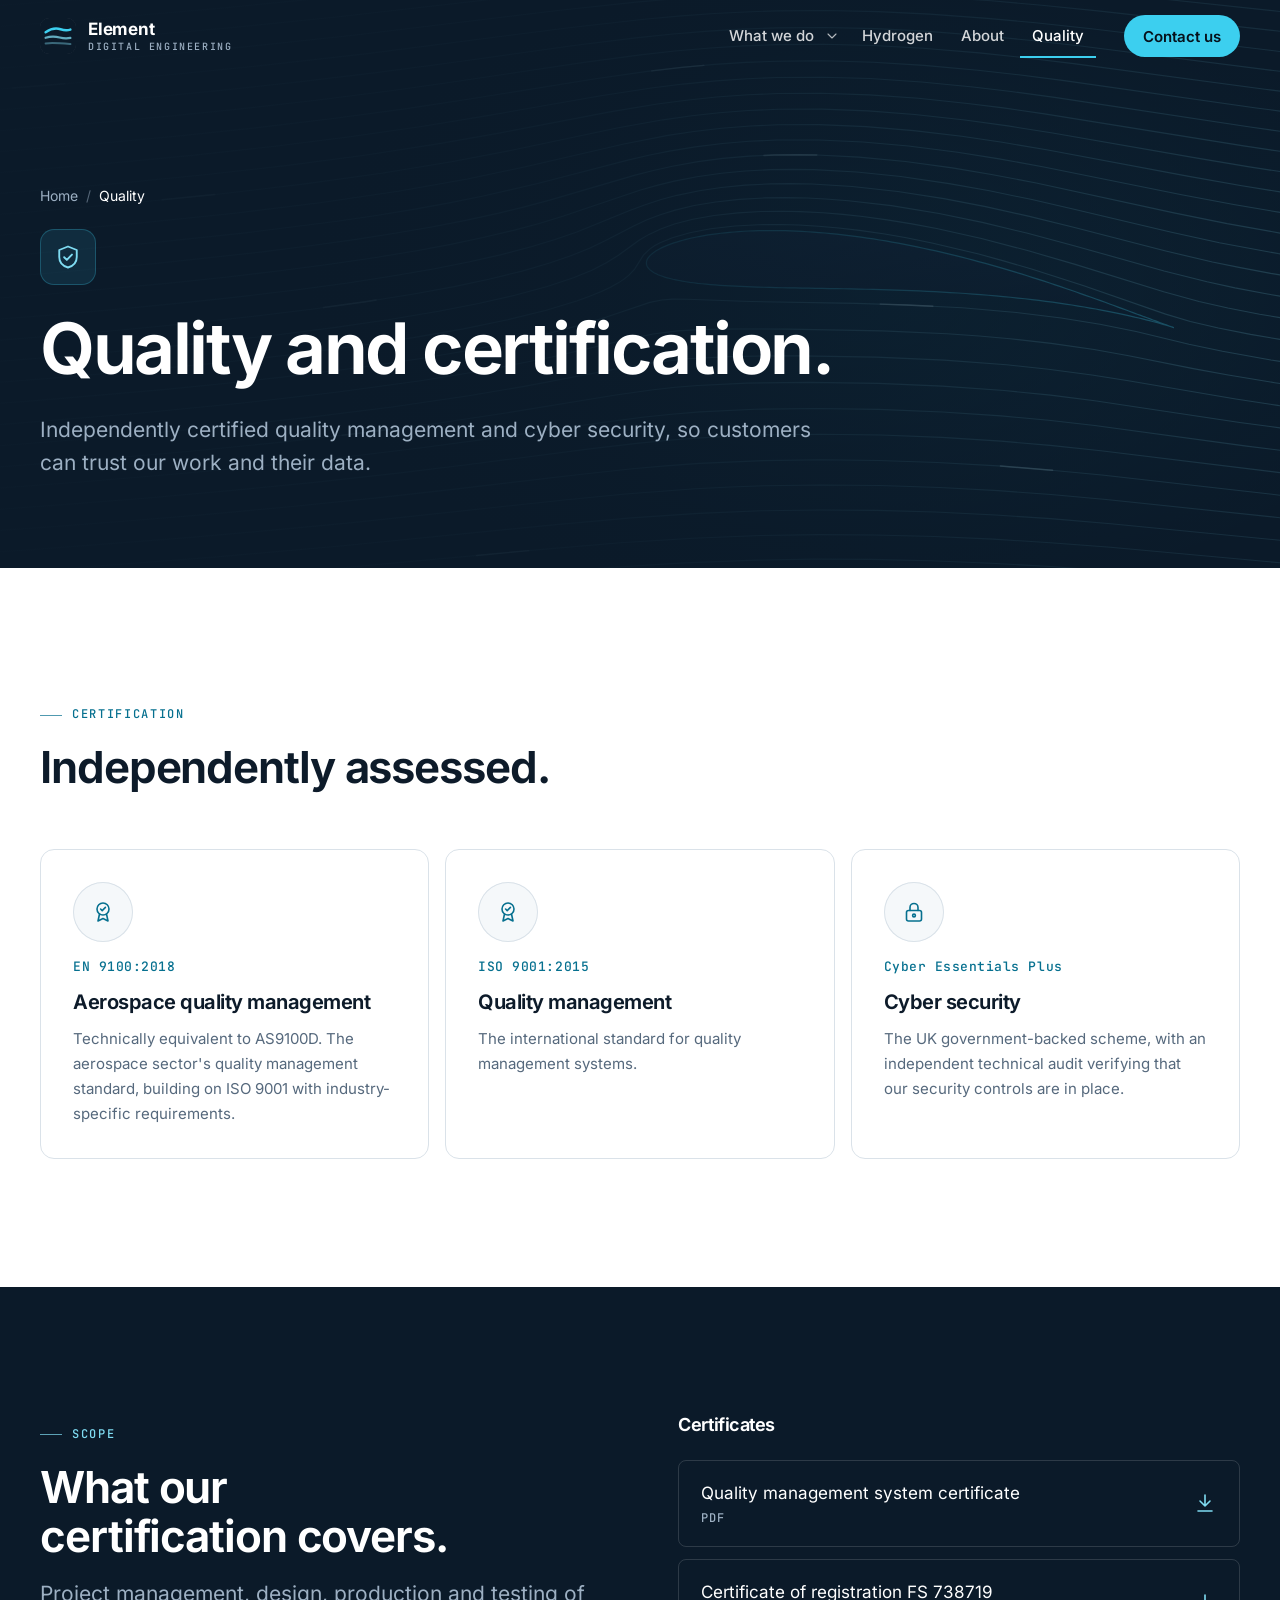
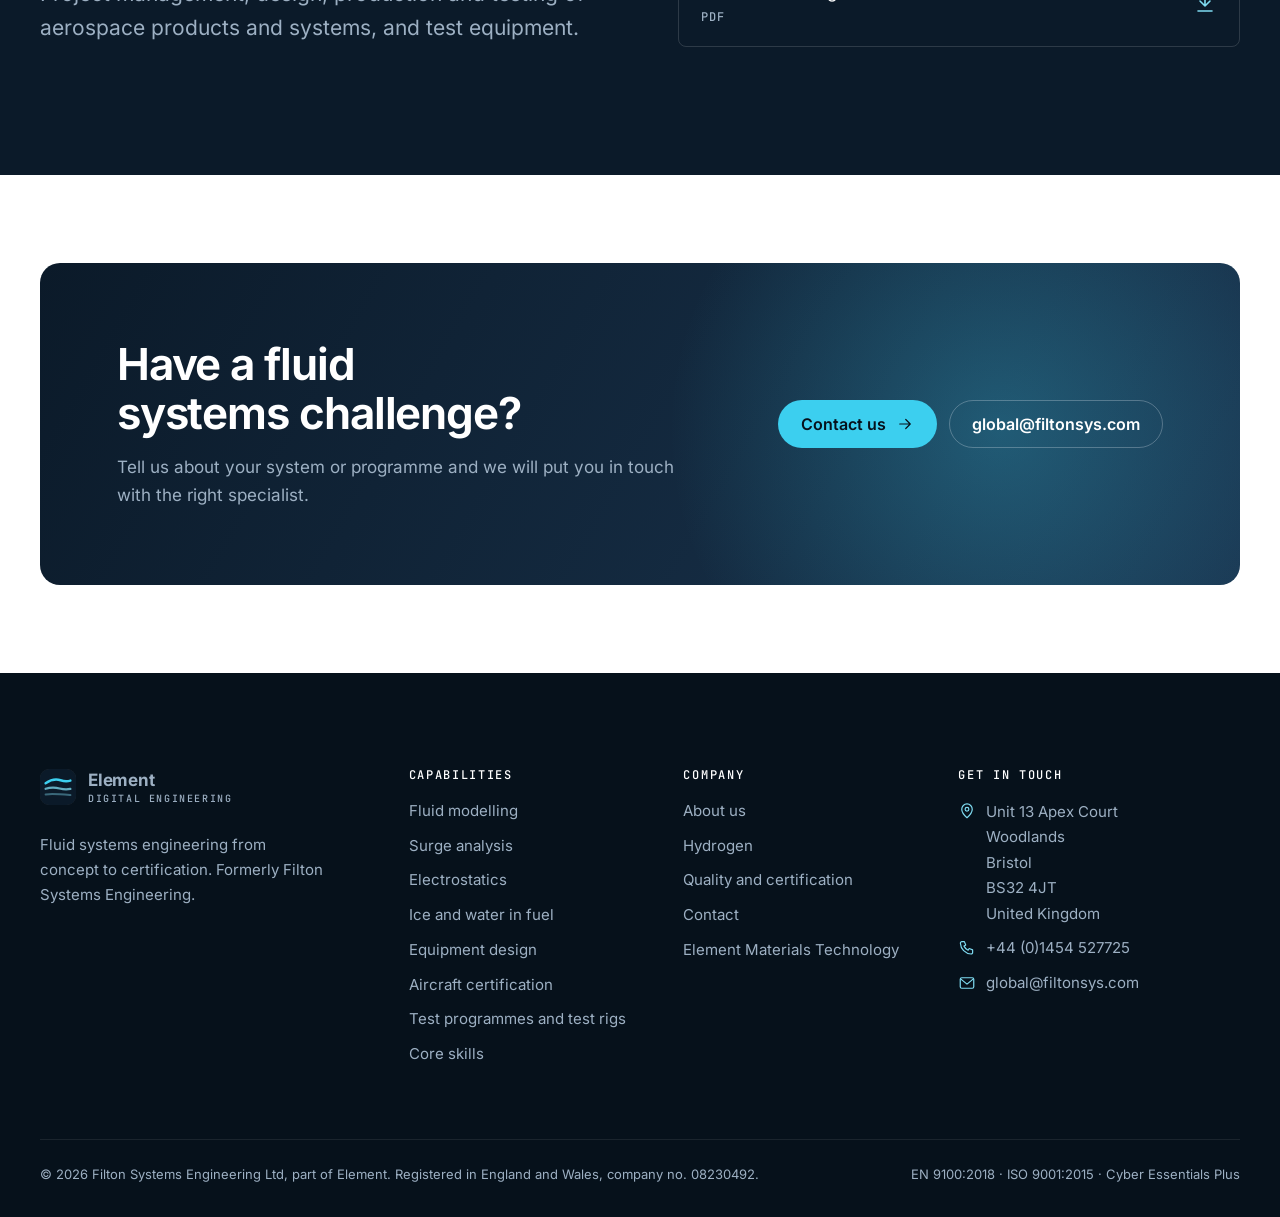
<file: filtonsys-website/public/en9100-quality-certificate-and-cyber-essentials-plus/index.html>
<!doctype html>
<html lang="en-GB">
<head>
<meta charset="utf-8">
<meta name="viewport" content="width=device-width, initial-scale=1">
<title>Quality and Certification | Element Digital Engineering</title>
<meta name="description" content="EN 9100:2018 and ISO 9001:2015 certified quality management, and Cyber Essentials Plus certified.">
<link rel="canonical" href="https://filtonsys.com/en9100-quality-certificate-and-cyber-essentials-plus/">
<meta name="theme-color" content="#0b1a29">
<meta property="og:type" content="website">
<meta property="og:site_name" content="Element Digital Engineering">
<meta property="og:title" content="Quality and Certification | Element Digital Engineering">
<meta property="og:description" content="EN 9100:2018 and ISO 9001:2015 certified quality management, and Cyber Essentials Plus certified.">
<meta property="og:url" content="https://filtonsys.com/en9100-quality-certificate-and-cyber-essentials-plus/">
<meta property="og:image" content="https://filtonsys.com/assets/img/og.png">
<meta property="og:locale" content="en_GB">
<meta name="twitter:card" content="summary_large_image">
<link rel="icon" href="../assets/img/favicon.svg" type="image/svg+xml">
<link rel="apple-touch-icon" href="../assets/img/apple-touch-icon.png">
<link rel="preload" href="../assets/fonts/inter-latin-wght.woff2" as="font" type="font/woff2" crossorigin>
<link rel="stylesheet" href="../assets/css/styles.css?v=b4b4e66543">
<script>document.documentElement.classList.add("js")</script>
<script src="../assets/js/main.js?v=9be0db458e" defer></script>
<script type="application/ld+json">{"@context": "https://schema.org", "@type": "BreadcrumbList", "itemListElement": [{"@type": "ListItem", "position": 1, "name": "Home", "item": "https://filtonsys.com/"}, {"@type": "ListItem", "position": 2, "name": "Quality", "item": "https://filtonsys.com/en9100-quality-certificate-and-cyber-essentials-plus/"}]}</script>
</head>
<body>
<a class="skip" href="#main">Skip to content</a>
<header class="site-header" data-header>
  <div class="container header-inner">
    <a class="brand" href="../"><svg class="brand-mark" viewBox="0 0 32 32" aria-hidden="true" focusable="false"><rect width="32" height="32" rx="8" fill="#0B1A29"/><path d="M5 12.6c4.8-3.3 9.6-3.8 13.3-2.6 3.1 1 5.8 1.2 8.7.3" stroke="#3CCFEF" stroke-width="2.2" fill="none" stroke-linecap="round"/><path d="M5 17.6c4.8-1.7 8.8-1.3 12.5-.3 3.4.9 6.5 1 9.5.4" stroke="#7FDCF2" stroke-opacity=".75" stroke-width="2" fill="none" stroke-linecap="round"/><path d="M5 22.6c6-.9 11.2-.4 22 .6" stroke="#7FDCF2" stroke-opacity=".4" stroke-width="1.8" fill="none" stroke-linecap="round"/></svg><span class="brand-text"><strong>Element</strong><span>Digital Engineering</span></span><span class="sr-only"> home</span></a>
    <nav class="nav" aria-label="Main">
      <button class="nav-toggle" type="button" aria-expanded="false" aria-controls="nav-menu"><span class="sr-only">Open menu</span><svg class="icon icon-menu" viewBox="0 0 24 24" aria-hidden="true" focusable="false"><path d="M4 7h16M4 12h16M4 17h16"/></svg><svg class="icon icon-close" viewBox="0 0 24 24" aria-hidden="true" focusable="false"><path d="M6 6l12 12M18 6 6 18"/></svg></button>
      <div class="nav-menu" id="nav-menu">
        <ul class="nav-list">
          <li class="has-sub">
            <a class="nav-link" href="../what-we-do/">What we do</a>
            <button class="sub-toggle" type="button" aria-expanded="false" aria-controls="sub-capabilities"><span class="sr-only">Show capabilities</span><svg class="icon" viewBox="0 0 24 24" aria-hidden="true" focusable="false"><path d="m6 9 6 6 6-6"/></svg></button>
            <div class="sub" id="sub-capabilities">
              <ul class="sub-grid"><li><a href="../what-we-do/fluid-modelling/"><svg class="icon" viewBox="0 0 24 24" aria-hidden="true" focusable="false"><rect x="3" y="3" width="18" height="18" rx="2"/><path d="M3 9h18M3 15h18M9 3v18M15 3v18" opacity=".4"/><path d="M3 18.5C9 18 11 7 21 5.5"/></svg><span><strong>Fluid modelling</strong><span>One-dimensional network analysis through to full CFD, compressible and incompressible.</span></span></a></li><li><a href="../what-we-do/surge-analysis/"><svg class="icon" viewBox="0 0 24 24" aria-hidden="true" focusable="false"><path d="M2 15h4l2.2-10 3.1 15 2.4-10 1.9 6 1.5-3H22"/></svg><span><strong>Surge analysis</strong><span>Predicting transient pressures that can reach several times normal operating pressure, and designing them out.</span></span></a></li><li><a href="../what-we-do/electro-statics/"><svg class="icon" viewBox="0 0 24 24" aria-hidden="true" focusable="false"><path d="M13 2 4.5 13.5H11L10 22l8.5-11.5H12L13 2z"/></svg><span><strong>Electrostatics</strong><span>Analysing, quantifying and mitigating static charge in flammable, low-conductivity fluids.</span></span></a></li><li><a href="../what-we-do/ice-and-water-in-fuel/"><svg class="icon" viewBox="0 0 24 24" aria-hidden="true" focusable="false"><path d="M12 2v20M3.4 7l17.2 10M20.6 7 3.4 17"/><path d="m9.5 3.5 2.5 2 2.5-2M9.5 20.5l2.5-2 2.5 2M4 10.5l2.5-1-.5-2.7M20 13.5l-2.5 1 .5 2.7M4 13.5l2.5 1-.5 2.7M20 10.5l-2.5-1 .5-2.7"/></svg><span><strong>Ice and water in fuel</strong><span>Specialist understanding of how water and ice behave in fuel systems, and how to prove a design tolerates them.</span></span></a></li><li><a href="../what-we-do/equipment-design/"><svg class="icon" viewBox="0 0 24 24" aria-hidden="true" focusable="false"><path d="M3 8v10l9-5-9-5zM21 8v10l-9-5 9-5z"/><path d="M12 13V5M8.5 5h7"/></svg><span><strong>Equipment design</strong><span>Fluid mechanical equipment defined with its system-level impact in mind, from concept to manufacture.</span></span></a></li><li><a href="../what-we-do/certification/"><svg class="icon" viewBox="0 0 24 24" aria-hidden="true" focusable="false"><path d="M12 3 4.5 6v6c0 4.6 3.2 7.8 7.5 9 4.3-1.2 7.5-4.4 7.5-9V6L12 3z"/><path d="m8.7 12.2 2.3 2.3 4.4-4.6"/></svg><span><strong>Aircraft certification</strong><span>Documentation, evidence and strategy for challenging FAA and EASA requirements.</span></span></a></li><li><a href="../what-we-do/testing/"><svg class="icon" viewBox="0 0 24 24" aria-hidden="true" focusable="false"><path d="M3.5 17.5a9 9 0 1 1 17 0"/><path d="m12 14 4.2-5.2"/><circle cx="12" cy="14" r="1.6"/><path d="M6.3 11.5l1.2.6M12 6.5V8M17.7 11.5l-1.2.6" opacity=".6"/></svg><span><strong>Test programmes and test rigs</strong><span>Every aspect of fluid systems and equipment test programmes, from requirements to final report.</span></span></a></li><li><a href="../what-we-do/skills/"><svg class="icon" viewBox="0 0 24 24" aria-hidden="true" focusable="false"><path d="M14 3H6.5A1.5 1.5 0 0 0 5 4.5v15A1.5 1.5 0 0 0 6.5 21h11a1.5 1.5 0 0 0 1.5-1.5V8l-5-5z"/><path d="M14 3v5h5M8.5 12.5h7M8.5 16.5h5"/></svg><span><strong>Core skills</strong><span>The engineering disciplines and technical writing behind a complete project solution.</span></span></a></li></ul>
              <div class="sub-foot"><span class="muted">Fluid systems engineering from concept to certification.</span><a href="../what-we-do/">All capabilities</a></div>
            </div>
          </li>
          <li><a class="nav-link" href="../hydrogen/">Hydrogen</a></li>
          <li><a class="nav-link" href="../about/">About</a></li>
          <li><a class="nav-link" href="../en9100-quality-certificate-and-cyber-essentials-plus/" aria-current="page">Quality</a></li>
        </ul>
        <a class="btn btn-primary nav-cta" href="../contact/">Contact us</a>
      </div>
    </nav>
  </div>
</header>
<main id="main">
<section class="hero hero--page on-dark">
  <img class="hero-art" src="../assets/img/flow.svg" alt="" width="1600" height="900">
  <div class="hero-shade"></div>
  <div class="container">
    <nav aria-label="Breadcrumb"><ol class="crumbs"><li><a href="../">Home</a></li><li><span aria-current="page">Quality</span></li></ol></nav>
    <div class="hero-icon"><svg class="icon" viewBox="0 0 24 24" aria-hidden="true" focusable="false"><path d="M12 3 4.5 6v6c0 4.6 3.2 7.8 7.5 9 4.3-1.2 7.5-4.4 7.5-9V6L12 3z"/><path d="m8.7 12.2 2.3 2.3 4.4-4.6"/></svg></div>
    <h1>Quality and certification.</h1>
    <p class="lead">Independently certified quality management and cyber security, so customers can trust our work and their data.</p>
    
    
  </div>
</section>
<section class="section">
  <div class="container">
    <div class="section-head" data-reveal><div><p class="eyebrow">Certification</p><h2>Independently assessed.</h2></div></div>
    <ul class="cert-grid" data-reveal-group><li class="cert"><span class="badge-seal"><svg class="icon" viewBox="0 0 24 24" aria-hidden="true" focusable="false"><circle cx="12" cy="9" r="6"/><path d="m8.5 14 -1.5 7 5-2.5 5 2.5-1.5-7"/><path d="m9.6 9 1.6 1.6 3.2-3.2"/></svg></span><code>EN 9100:2018</code><h3>Aerospace quality management</h3><p>Technically equivalent to AS9100D. The aerospace sector&#x27;s quality management standard, building on ISO 9001 with industry-specific requirements.</p></li><li class="cert"><span class="badge-seal"><svg class="icon" viewBox="0 0 24 24" aria-hidden="true" focusable="false"><circle cx="12" cy="9" r="6"/><path d="m8.5 14 -1.5 7 5-2.5 5 2.5-1.5-7"/><path d="m9.6 9 1.6 1.6 3.2-3.2"/></svg></span><code>ISO 9001:2015</code><h3>Quality management</h3><p>The international standard for quality management systems.</p></li><li class="cert"><span class="badge-seal"><svg class="icon" viewBox="0 0 24 24" aria-hidden="true" focusable="false"><rect x="4.5" y="10.5" width="15" height="10.5" rx="2"/><path d="M8 10.5V7.5a4 4 0 0 1 8 0v3"/><circle cx="12" cy="15.5" r="1.4"/></svg></span><code>Cyber Essentials Plus</code><h3>Cyber security</h3><p>The UK government-backed scheme, with an independent technical audit verifying that our security controls are in place.</p></li></ul>
  </div>
</section>
<section class="section section--dark on-dark">
  <div class="container split--even split">
    <div data-reveal>
      <p class="eyebrow">Scope</p>
      <h2>What our certification covers.</h2>
      <p class="lead mt-s">Project management, design, production and testing of aerospace products and systems, and test equipment.</p>
    </div>
    <div data-reveal>
      <h3 style="font-size:1.125rem">Certificates</h3>
      <ul class="doc-list"><li><a href="../assets/QMS-Certificate_2023.pdf"><span>Quality management system certificate<small>PDF</small></span><svg class="icon" viewBox="0 0 24 24" aria-hidden="true" focusable="false"><path d="M12 4v11M7 10l5 5 5-5M5 20h14"/></svg></a></li><li><a href="../assets/FS-738719-052024.pdf"><span>Certificate of registration FS 738719<small>PDF</small></span><svg class="icon" viewBox="0 0 24 24" aria-hidden="true" focusable="false"><path d="M12 4v11M7 10l5 5 5-5M5 20h14"/></svg></a></li></ul>
    </div>
  </div>
</section>
<section class="section section--tight">
  <div class="container">
    <div class="cta on-dark" data-reveal>
      <div><h2>Have a fluid systems challenge?</h2><p>Tell us about your system or programme and we will put you in touch with the right specialist.</p></div>
      <div class="actions">
        <a class="btn btn-primary" href="../contact/">Contact us <svg class="icon" viewBox="0 0 24 24" aria-hidden="true" focusable="false"><path d="M5 12h14M13 6l6 6-6 6"/></svg></a>
        <a class="btn btn-ghost" href="mailto:global@filtonsys.com">global@filtonsys.com</a>
      </div>
    </div>
  </div>
</section>
</main>
<footer class="site-footer on-dark">
  <div class="container">
    <div class="footer-grid">
      <div class="footer-about">
        <a class="brand" href="../"><svg class="brand-mark" viewBox="0 0 32 32" aria-hidden="true" focusable="false"><rect width="32" height="32" rx="8" fill="#0B1A29"/><path d="M5 12.6c4.8-3.3 9.6-3.8 13.3-2.6 3.1 1 5.8 1.2 8.7.3" stroke="#3CCFEF" stroke-width="2.2" fill="none" stroke-linecap="round"/><path d="M5 17.6c4.8-1.7 8.8-1.3 12.5-.3 3.4.9 6.5 1 9.5.4" stroke="#7FDCF2" stroke-opacity=".75" stroke-width="2" fill="none" stroke-linecap="round"/><path d="M5 22.6c6-.9 11.2-.4 22 .6" stroke="#7FDCF2" stroke-opacity=".4" stroke-width="1.8" fill="none" stroke-linecap="round"/></svg><span class="brand-text"><strong>Element</strong><span>Digital Engineering</span></span><span class="sr-only"> home</span></a>
        <p>Fluid systems engineering from concept to certification. Formerly Filton Systems Engineering.</p>
      </div>
      <nav aria-labelledby="footer-caps"><h2 id="footer-caps">Capabilities</h2><ul><li><a href="../what-we-do/fluid-modelling/">Fluid modelling</a></li><li><a href="../what-we-do/surge-analysis/">Surge analysis</a></li><li><a href="../what-we-do/electro-statics/">Electrostatics</a></li><li><a href="../what-we-do/ice-and-water-in-fuel/">Ice and water in fuel</a></li><li><a href="../what-we-do/equipment-design/">Equipment design</a></li><li><a href="../what-we-do/certification/">Aircraft certification</a></li><li><a href="../what-we-do/testing/">Test programmes and test rigs</a></li><li><a href="../what-we-do/skills/">Core skills</a></li></ul></nav>
      <nav aria-labelledby="footer-company"><h2 id="footer-company">Company</h2><ul>
        <li><a href="../about/">About us</a></li>
        <li><a href="../hydrogen/">Hydrogen</a></li>
        <li><a href="../en9100-quality-certificate-and-cyber-essentials-plus/">Quality and certification</a></li>
        <li><a href="../contact/">Contact</a></li>
        <li><a href="https://www.element.com" rel="noopener">Element Materials Technology</a></li>
      </ul></nav>
      <div><h2>Get in touch</h2><ul class="footer-contact">
        <li><svg class="icon" viewBox="0 0 24 24" aria-hidden="true" focusable="false"><path d="M12 21s-7-6.1-7-11.4a7 7 0 0 1 14 0C19 14.9 12 21 12 21z"/><circle cx="12" cy="9.6" r="2.5"/></svg><address>Unit 13 Apex Court<br>Woodlands<br>Bristol<br>BS32 4JT<br>United Kingdom</address></li>
        <li><svg class="icon" viewBox="0 0 24 24" aria-hidden="true" focusable="false"><path d="M5.2 3.5h3.3l1.8 4.6-2.3 1.4a11.5 11.5 0 0 0 5.5 5.5l1.4-2.3 4.6 1.8v3.3A2 2 0 0 1 17.4 20 15 15 0 0 1 3.2 5.6a2 2 0 0 1 2-2.1z"/></svg><a href="tel:+441454527725">+44 (0)1454 527725</a></li>
        <li><svg class="icon" viewBox="0 0 24 24" aria-hidden="true" focusable="false"><rect x="3" y="5" width="18" height="14" rx="2"/><path d="m3.5 6.5 8.5 7 8.5-7"/></svg><a href="mailto:global@filtonsys.com">global@filtonsys.com</a></li>
      </ul></div>
    </div>
    <div class="footer-bottom">
      <p>&copy; <span data-year>2026</span> Filton Systems Engineering Ltd, part of Element. Registered in England and Wales, company no. 08230492.</p>
      <p>EN 9100:2018 &middot; ISO 9001:2015 &middot; Cyber Essentials Plus</p>
    </div>
  </div>
</footer>
</body>
</html>
</file>
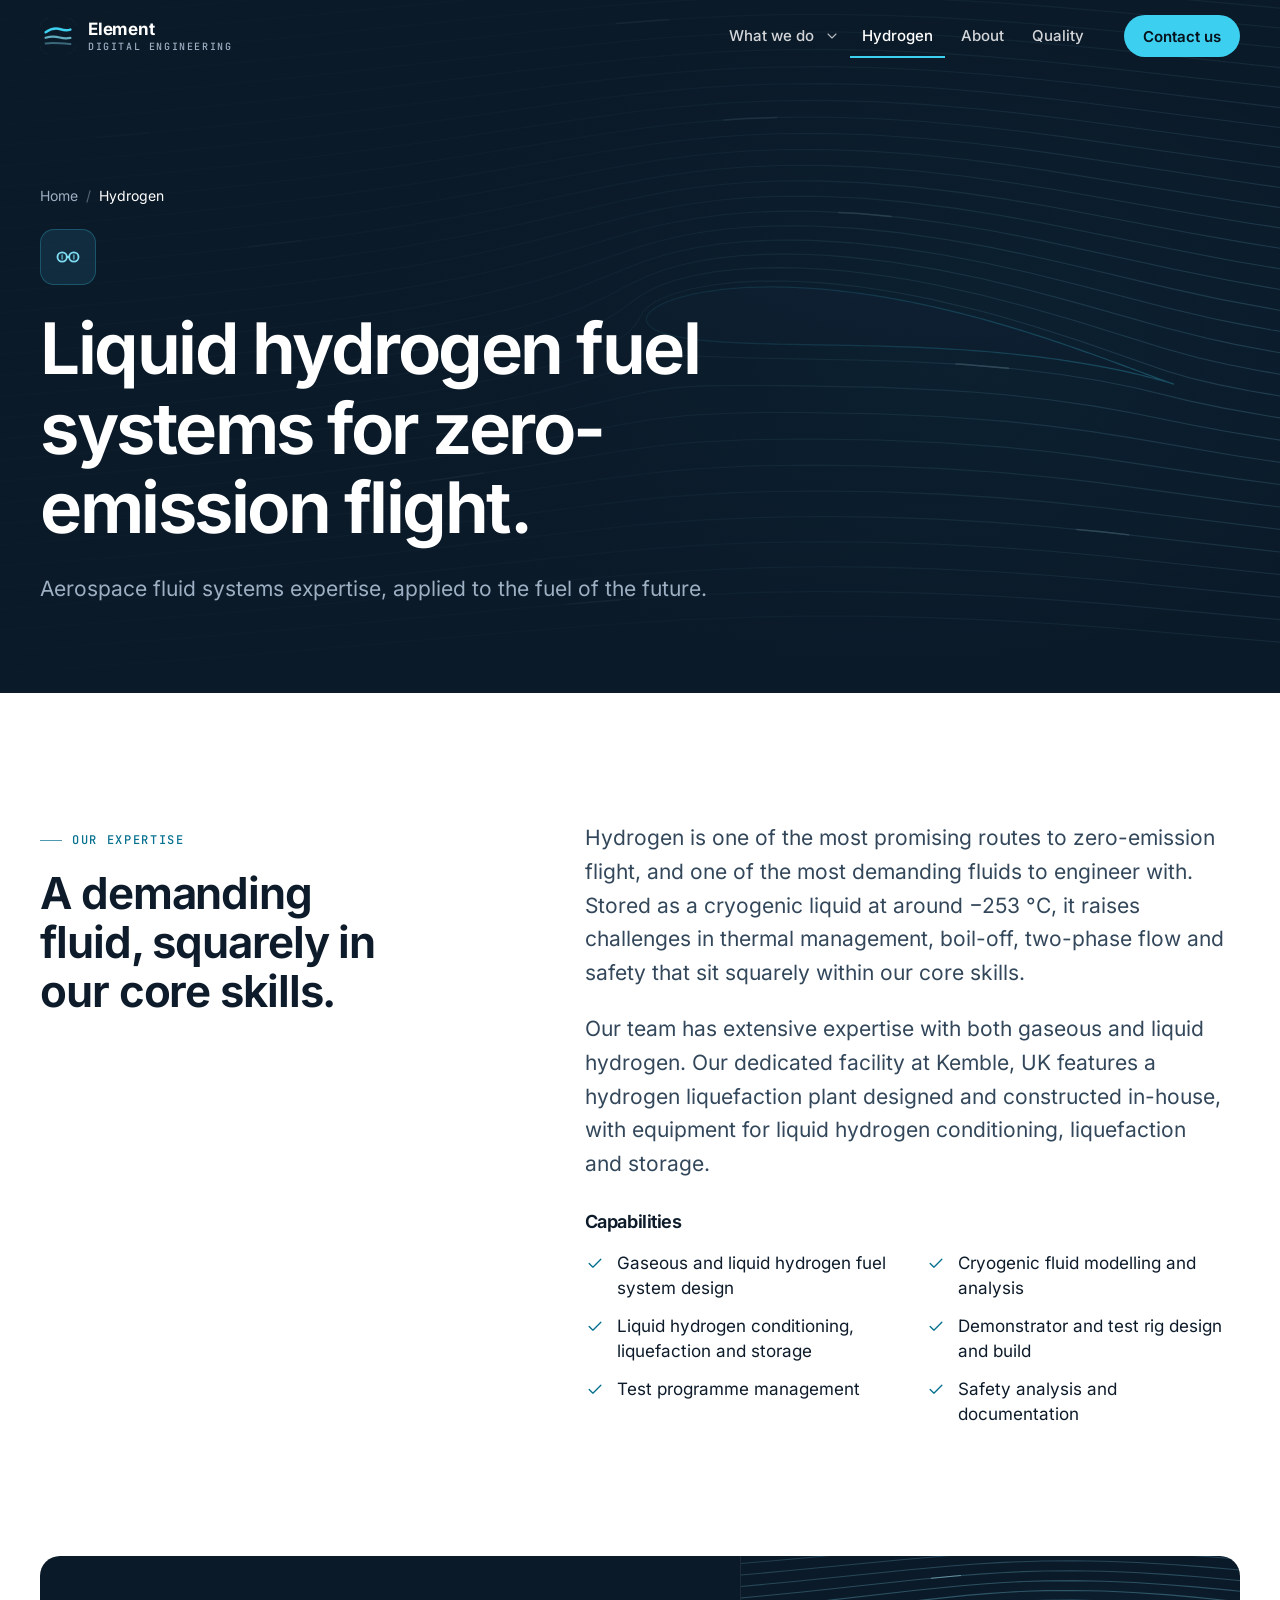
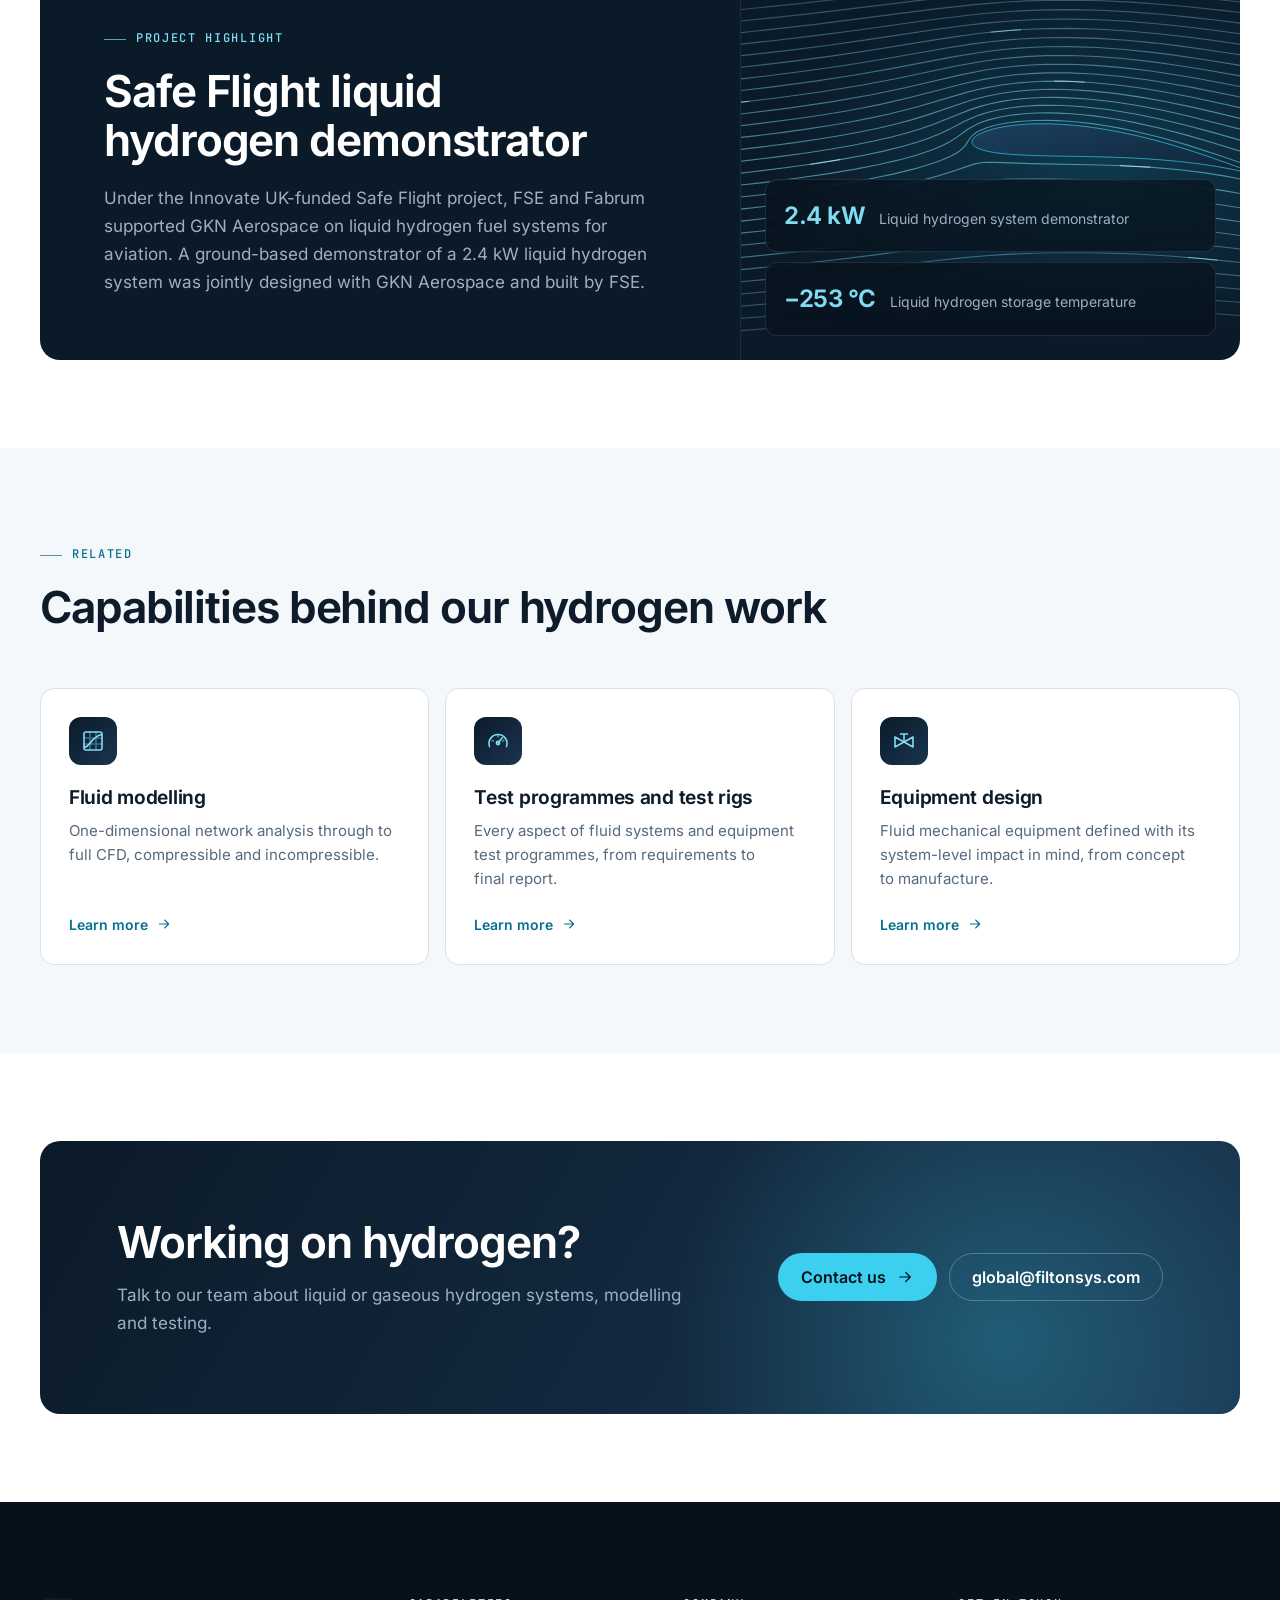
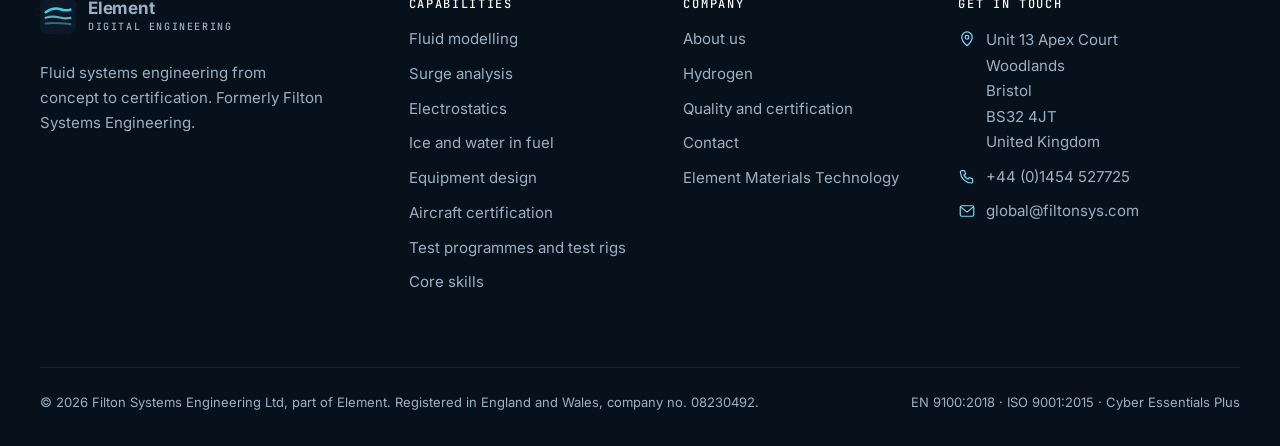
<file: filtonsys-website/public/hydrogen/index.html>
<!doctype html>
<html lang="en-GB">
<head>
<meta charset="utf-8">
<meta name="viewport" content="width=device-width, initial-scale=1">
<title>Hydrogen | Element Digital Engineering</title>
<meta name="description" content="Gaseous and liquid hydrogen fuel system engineering, with a dedicated facility and in-house liquefaction plant at Kemble, UK.">
<link rel="canonical" href="https://filtonsys.com/hydrogen/">
<meta name="theme-color" content="#0b1a29">
<meta property="og:type" content="website">
<meta property="og:site_name" content="Element Digital Engineering">
<meta property="og:title" content="Hydrogen | Element Digital Engineering">
<meta property="og:description" content="Gaseous and liquid hydrogen fuel system engineering, with a dedicated facility and in-house liquefaction plant at Kemble, UK.">
<meta property="og:url" content="https://filtonsys.com/hydrogen/">
<meta property="og:image" content="https://filtonsys.com/assets/img/og.png">
<meta property="og:locale" content="en_GB">
<meta name="twitter:card" content="summary_large_image">
<link rel="icon" href="../assets/img/favicon.svg" type="image/svg+xml">
<link rel="apple-touch-icon" href="../assets/img/apple-touch-icon.png">
<link rel="preload" href="../assets/fonts/inter-latin-wght.woff2" as="font" type="font/woff2" crossorigin>
<link rel="stylesheet" href="../assets/css/styles.css?v=b4b4e66543">
<script>document.documentElement.classList.add("js")</script>
<script src="../assets/js/main.js?v=9be0db458e" defer></script>
<script type="application/ld+json">{"@context": "https://schema.org", "@type": "BreadcrumbList", "itemListElement": [{"@type": "ListItem", "position": 1, "name": "Home", "item": "https://filtonsys.com/"}, {"@type": "ListItem", "position": 2, "name": "Hydrogen", "item": "https://filtonsys.com/hydrogen/"}]}</script>
</head>
<body>
<a class="skip" href="#main">Skip to content</a>
<header class="site-header" data-header>
  <div class="container header-inner">
    <a class="brand" href="../"><svg class="brand-mark" viewBox="0 0 32 32" aria-hidden="true" focusable="false"><rect width="32" height="32" rx="8" fill="#0B1A29"/><path d="M5 12.6c4.8-3.3 9.6-3.8 13.3-2.6 3.1 1 5.8 1.2 8.7.3" stroke="#3CCFEF" stroke-width="2.2" fill="none" stroke-linecap="round"/><path d="M5 17.6c4.8-1.7 8.8-1.3 12.5-.3 3.4.9 6.5 1 9.5.4" stroke="#7FDCF2" stroke-opacity=".75" stroke-width="2" fill="none" stroke-linecap="round"/><path d="M5 22.6c6-.9 11.2-.4 22 .6" stroke="#7FDCF2" stroke-opacity=".4" stroke-width="1.8" fill="none" stroke-linecap="round"/></svg><span class="brand-text"><strong>Element</strong><span>Digital Engineering</span></span><span class="sr-only"> home</span></a>
    <nav class="nav" aria-label="Main">
      <button class="nav-toggle" type="button" aria-expanded="false" aria-controls="nav-menu"><span class="sr-only">Open menu</span><svg class="icon icon-menu" viewBox="0 0 24 24" aria-hidden="true" focusable="false"><path d="M4 7h16M4 12h16M4 17h16"/></svg><svg class="icon icon-close" viewBox="0 0 24 24" aria-hidden="true" focusable="false"><path d="M6 6l12 12M18 6 6 18"/></svg></button>
      <div class="nav-menu" id="nav-menu">
        <ul class="nav-list">
          <li class="has-sub">
            <a class="nav-link" href="../what-we-do/">What we do</a>
            <button class="sub-toggle" type="button" aria-expanded="false" aria-controls="sub-capabilities"><span class="sr-only">Show capabilities</span><svg class="icon" viewBox="0 0 24 24" aria-hidden="true" focusable="false"><path d="m6 9 6 6 6-6"/></svg></button>
            <div class="sub" id="sub-capabilities">
              <ul class="sub-grid"><li><a href="../what-we-do/fluid-modelling/"><svg class="icon" viewBox="0 0 24 24" aria-hidden="true" focusable="false"><rect x="3" y="3" width="18" height="18" rx="2"/><path d="M3 9h18M3 15h18M9 3v18M15 3v18" opacity=".4"/><path d="M3 18.5C9 18 11 7 21 5.5"/></svg><span><strong>Fluid modelling</strong><span>One-dimensional network analysis through to full CFD, compressible and incompressible.</span></span></a></li><li><a href="../what-we-do/surge-analysis/"><svg class="icon" viewBox="0 0 24 24" aria-hidden="true" focusable="false"><path d="M2 15h4l2.2-10 3.1 15 2.4-10 1.9 6 1.5-3H22"/></svg><span><strong>Surge analysis</strong><span>Predicting transient pressures that can reach several times normal operating pressure, and designing them out.</span></span></a></li><li><a href="../what-we-do/electro-statics/"><svg class="icon" viewBox="0 0 24 24" aria-hidden="true" focusable="false"><path d="M13 2 4.5 13.5H11L10 22l8.5-11.5H12L13 2z"/></svg><span><strong>Electrostatics</strong><span>Analysing, quantifying and mitigating static charge in flammable, low-conductivity fluids.</span></span></a></li><li><a href="../what-we-do/ice-and-water-in-fuel/"><svg class="icon" viewBox="0 0 24 24" aria-hidden="true" focusable="false"><path d="M12 2v20M3.4 7l17.2 10M20.6 7 3.4 17"/><path d="m9.5 3.5 2.5 2 2.5-2M9.5 20.5l2.5-2 2.5 2M4 10.5l2.5-1-.5-2.7M20 13.5l-2.5 1 .5 2.7M4 13.5l2.5 1-.5 2.7M20 10.5l-2.5-1 .5-2.7"/></svg><span><strong>Ice and water in fuel</strong><span>Specialist understanding of how water and ice behave in fuel systems, and how to prove a design tolerates them.</span></span></a></li><li><a href="../what-we-do/equipment-design/"><svg class="icon" viewBox="0 0 24 24" aria-hidden="true" focusable="false"><path d="M3 8v10l9-5-9-5zM21 8v10l-9-5 9-5z"/><path d="M12 13V5M8.5 5h7"/></svg><span><strong>Equipment design</strong><span>Fluid mechanical equipment defined with its system-level impact in mind, from concept to manufacture.</span></span></a></li><li><a href="../what-we-do/certification/"><svg class="icon" viewBox="0 0 24 24" aria-hidden="true" focusable="false"><path d="M12 3 4.5 6v6c0 4.6 3.2 7.8 7.5 9 4.3-1.2 7.5-4.4 7.5-9V6L12 3z"/><path d="m8.7 12.2 2.3 2.3 4.4-4.6"/></svg><span><strong>Aircraft certification</strong><span>Documentation, evidence and strategy for challenging FAA and EASA requirements.</span></span></a></li><li><a href="../what-we-do/testing/"><svg class="icon" viewBox="0 0 24 24" aria-hidden="true" focusable="false"><path d="M3.5 17.5a9 9 0 1 1 17 0"/><path d="m12 14 4.2-5.2"/><circle cx="12" cy="14" r="1.6"/><path d="M6.3 11.5l1.2.6M12 6.5V8M17.7 11.5l-1.2.6" opacity=".6"/></svg><span><strong>Test programmes and test rigs</strong><span>Every aspect of fluid systems and equipment test programmes, from requirements to final report.</span></span></a></li><li><a href="../what-we-do/skills/"><svg class="icon" viewBox="0 0 24 24" aria-hidden="true" focusable="false"><path d="M14 3H6.5A1.5 1.5 0 0 0 5 4.5v15A1.5 1.5 0 0 0 6.5 21h11a1.5 1.5 0 0 0 1.5-1.5V8l-5-5z"/><path d="M14 3v5h5M8.5 12.5h7M8.5 16.5h5"/></svg><span><strong>Core skills</strong><span>The engineering disciplines and technical writing behind a complete project solution.</span></span></a></li></ul>
              <div class="sub-foot"><span class="muted">Fluid systems engineering from concept to certification.</span><a href="../what-we-do/">All capabilities</a></div>
            </div>
          </li>
          <li><a class="nav-link" href="../hydrogen/" aria-current="page">Hydrogen</a></li>
          <li><a class="nav-link" href="../about/">About</a></li>
          <li><a class="nav-link" href="../en9100-quality-certificate-and-cyber-essentials-plus/">Quality</a></li>
        </ul>
        <a class="btn btn-primary nav-cta" href="../contact/">Contact us</a>
      </div>
    </nav>
  </div>
</header>
<main id="main">
<section class="hero hero--page on-dark">
  <img class="hero-art" src="../assets/img/flow.svg" alt="" width="1600" height="900">
  <div class="hero-shade"></div>
  <div class="container">
    <nav aria-label="Breadcrumb"><ol class="crumbs"><li><a href="../">Home</a></li><li><span aria-current="page">Hydrogen</span></li></ol></nav>
    <div class="hero-icon"><svg class="icon" viewBox="0 0 24 24" aria-hidden="true" focusable="false"><circle cx="7" cy="12" r="4"/><circle cx="17" cy="12" r="4"/><path d="M11 12h2"/><path d="M7 10.5v3M17 10.5v3" opacity=".6"/></svg></div>
    <h1>Liquid hydrogen fuel systems for zero-emission flight.</h1>
    <p class="lead">Aerospace fluid systems expertise, applied to the fuel of the future.</p>
    
    
  </div>
</section>
<section class="section">
  <div class="container split">
    <div data-reveal>
      <p class="eyebrow">Our expertise</p>
      <h2>A demanding fluid, squarely in our core skills.</h2>
    </div>
    <div data-reveal>
      <div class="prose lead"><p>Hydrogen is one of the most promising routes to zero-emission flight, and one of the most demanding fluids to engineer with. Stored as a cryogenic liquid at around −253&nbsp;°C, it raises challenges in thermal management, boil-off, two-phase flow and safety that sit squarely within our core skills.</p><p>Our team has extensive expertise with both gaseous and liquid hydrogen. Our dedicated facility at Kemble, UK features a hydrogen liquefaction plant designed and constructed in-house, with equipment for liquid hydrogen conditioning, liquefaction and storage.</p></div>
      <h3 class="mt-m" style="font-size:1.125rem;margin-bottom:18px">Capabilities</h3>
      <ul class="checklist"><li><svg class="icon" viewBox="0 0 24 24" aria-hidden="true" focusable="false"><path d="m5 12.5 4.5 4.5L19 7.5"/></svg><span>Gaseous and liquid hydrogen fuel system design</span></li><li><svg class="icon" viewBox="0 0 24 24" aria-hidden="true" focusable="false"><path d="m5 12.5 4.5 4.5L19 7.5"/></svg><span>Cryogenic fluid modelling and analysis</span></li><li><svg class="icon" viewBox="0 0 24 24" aria-hidden="true" focusable="false"><path d="m5 12.5 4.5 4.5L19 7.5"/></svg><span>Liquid hydrogen conditioning, liquefaction and storage</span></li><li><svg class="icon" viewBox="0 0 24 24" aria-hidden="true" focusable="false"><path d="m5 12.5 4.5 4.5L19 7.5"/></svg><span>Demonstrator and test rig design and build</span></li><li><svg class="icon" viewBox="0 0 24 24" aria-hidden="true" focusable="false"><path d="m5 12.5 4.5 4.5L19 7.5"/></svg><span>Test programme management</span></li><li><svg class="icon" viewBox="0 0 24 24" aria-hidden="true" focusable="false"><path d="m5 12.5 4.5 4.5L19 7.5"/></svg><span>Safety analysis and documentation</span></li></ul>
    </div>
  </div>
</section>
<section class="section section--tight" style="padding-top:0">
  <div class="container">
    <div class="feature on-dark" data-reveal>
      <div class="feature-body">
        <p class="eyebrow">Project highlight</p>
        <h2>Safe Flight liquid hydrogen demonstrator</h2>
        <p>Under the Innovate UK-funded Safe Flight project, FSE and Fabrum supported GKN Aerospace on liquid hydrogen fuel systems for aviation. A ground-based demonstrator of a 2.4&nbsp;kW liquid hydrogen system was jointly designed with GKN Aerospace and built by FSE.</p>
      </div>
      <div class="feature-art">
        <img src="../assets/img/flow.svg" alt="" width="1600" height="900" loading="lazy">
        <div class="feature-facts"><div class="fact"><strong>2.4 kW</strong><span>Liquid hydrogen system demonstrator</span></div><div class="fact"><strong>−253 °C</strong><span>Liquid hydrogen storage temperature</span></div></div>
      </div>
    </div>
  </div>
</section>
<section class="section section--tint section--tight">
  <div class="container">
    <div class="section-head"><div><p class="eyebrow">Related</p><h2>Capabilities behind our hydrogen work</h2></div></div>
    <ul class="card-grid card-grid--3" data-reveal-group><li><a class="card" href="../what-we-do/fluid-modelling/">
  <span class="card-icon"><svg class="icon" viewBox="0 0 24 24" aria-hidden="true" focusable="false"><rect x="3" y="3" width="18" height="18" rx="2"/><path d="M3 9h18M3 15h18M9 3v18M15 3v18" opacity=".4"/><path d="M3 18.5C9 18 11 7 21 5.5"/></svg></span>
  <h3>Fluid modelling</h3>
  <p>One-dimensional network analysis through to full CFD, compressible and incompressible.</p>
  <span class="card-more">Learn more <svg class="icon" viewBox="0 0 24 24" aria-hidden="true" focusable="false"><path d="M5 12h14M13 6l6 6-6 6"/></svg></span>
</a></li><li><a class="card" href="../what-we-do/testing/">
  <span class="card-icon"><svg class="icon" viewBox="0 0 24 24" aria-hidden="true" focusable="false"><path d="M3.5 17.5a9 9 0 1 1 17 0"/><path d="m12 14 4.2-5.2"/><circle cx="12" cy="14" r="1.6"/><path d="M6.3 11.5l1.2.6M12 6.5V8M17.7 11.5l-1.2.6" opacity=".6"/></svg></span>
  <h3>Test programmes and test rigs</h3>
  <p>Every aspect of fluid systems and equipment test programmes, from requirements to final report.</p>
  <span class="card-more">Learn more <svg class="icon" viewBox="0 0 24 24" aria-hidden="true" focusable="false"><path d="M5 12h14M13 6l6 6-6 6"/></svg></span>
</a></li><li><a class="card" href="../what-we-do/equipment-design/">
  <span class="card-icon"><svg class="icon" viewBox="0 0 24 24" aria-hidden="true" focusable="false"><path d="M3 8v10l9-5-9-5zM21 8v10l-9-5 9-5z"/><path d="M12 13V5M8.5 5h7"/></svg></span>
  <h3>Equipment design</h3>
  <p>Fluid mechanical equipment defined with its system-level impact in mind, from concept to manufacture.</p>
  <span class="card-more">Learn more <svg class="icon" viewBox="0 0 24 24" aria-hidden="true" focusable="false"><path d="M5 12h14M13 6l6 6-6 6"/></svg></span>
</a></li></ul>
  </div>
</section>
<section class="section section--tight">
  <div class="container">
    <div class="cta on-dark" data-reveal>
      <div><h2>Working on hydrogen?</h2><p>Talk to our team about liquid or gaseous hydrogen systems, modelling and testing.</p></div>
      <div class="actions">
        <a class="btn btn-primary" href="../contact/">Contact us <svg class="icon" viewBox="0 0 24 24" aria-hidden="true" focusable="false"><path d="M5 12h14M13 6l6 6-6 6"/></svg></a>
        <a class="btn btn-ghost" href="mailto:global@filtonsys.com">global@filtonsys.com</a>
      </div>
    </div>
  </div>
</section>
</main>
<footer class="site-footer on-dark">
  <div class="container">
    <div class="footer-grid">
      <div class="footer-about">
        <a class="brand" href="../"><svg class="brand-mark" viewBox="0 0 32 32" aria-hidden="true" focusable="false"><rect width="32" height="32" rx="8" fill="#0B1A29"/><path d="M5 12.6c4.8-3.3 9.6-3.8 13.3-2.6 3.1 1 5.8 1.2 8.7.3" stroke="#3CCFEF" stroke-width="2.2" fill="none" stroke-linecap="round"/><path d="M5 17.6c4.8-1.7 8.8-1.3 12.5-.3 3.4.9 6.5 1 9.5.4" stroke="#7FDCF2" stroke-opacity=".75" stroke-width="2" fill="none" stroke-linecap="round"/><path d="M5 22.6c6-.9 11.2-.4 22 .6" stroke="#7FDCF2" stroke-opacity=".4" stroke-width="1.8" fill="none" stroke-linecap="round"/></svg><span class="brand-text"><strong>Element</strong><span>Digital Engineering</span></span><span class="sr-only"> home</span></a>
        <p>Fluid systems engineering from concept to certification. Formerly Filton Systems Engineering.</p>
      </div>
      <nav aria-labelledby="footer-caps"><h2 id="footer-caps">Capabilities</h2><ul><li><a href="../what-we-do/fluid-modelling/">Fluid modelling</a></li><li><a href="../what-we-do/surge-analysis/">Surge analysis</a></li><li><a href="../what-we-do/electro-statics/">Electrostatics</a></li><li><a href="../what-we-do/ice-and-water-in-fuel/">Ice and water in fuel</a></li><li><a href="../what-we-do/equipment-design/">Equipment design</a></li><li><a href="../what-we-do/certification/">Aircraft certification</a></li><li><a href="../what-we-do/testing/">Test programmes and test rigs</a></li><li><a href="../what-we-do/skills/">Core skills</a></li></ul></nav>
      <nav aria-labelledby="footer-company"><h2 id="footer-company">Company</h2><ul>
        <li><a href="../about/">About us</a></li>
        <li><a href="../hydrogen/">Hydrogen</a></li>
        <li><a href="../en9100-quality-certificate-and-cyber-essentials-plus/">Quality and certification</a></li>
        <li><a href="../contact/">Contact</a></li>
        <li><a href="https://www.element.com" rel="noopener">Element Materials Technology</a></li>
      </ul></nav>
      <div><h2>Get in touch</h2><ul class="footer-contact">
        <li><svg class="icon" viewBox="0 0 24 24" aria-hidden="true" focusable="false"><path d="M12 21s-7-6.1-7-11.4a7 7 0 0 1 14 0C19 14.9 12 21 12 21z"/><circle cx="12" cy="9.6" r="2.5"/></svg><address>Unit 13 Apex Court<br>Woodlands<br>Bristol<br>BS32 4JT<br>United Kingdom</address></li>
        <li><svg class="icon" viewBox="0 0 24 24" aria-hidden="true" focusable="false"><path d="M5.2 3.5h3.3l1.8 4.6-2.3 1.4a11.5 11.5 0 0 0 5.5 5.5l1.4-2.3 4.6 1.8v3.3A2 2 0 0 1 17.4 20 15 15 0 0 1 3.2 5.6a2 2 0 0 1 2-2.1z"/></svg><a href="tel:+441454527725">+44 (0)1454 527725</a></li>
        <li><svg class="icon" viewBox="0 0 24 24" aria-hidden="true" focusable="false"><rect x="3" y="5" width="18" height="14" rx="2"/><path d="m3.5 6.5 8.5 7 8.5-7"/></svg><a href="mailto:global@filtonsys.com">global@filtonsys.com</a></li>
      </ul></div>
    </div>
    <div class="footer-bottom">
      <p>&copy; <span data-year>2026</span> Filton Systems Engineering Ltd, part of Element. Registered in England and Wales, company no. 08230492.</p>
      <p>EN 9100:2018 &middot; ISO 9001:2015 &middot; Cyber Essentials Plus</p>
    </div>
  </div>
</footer>
</body>
</html>
</file>
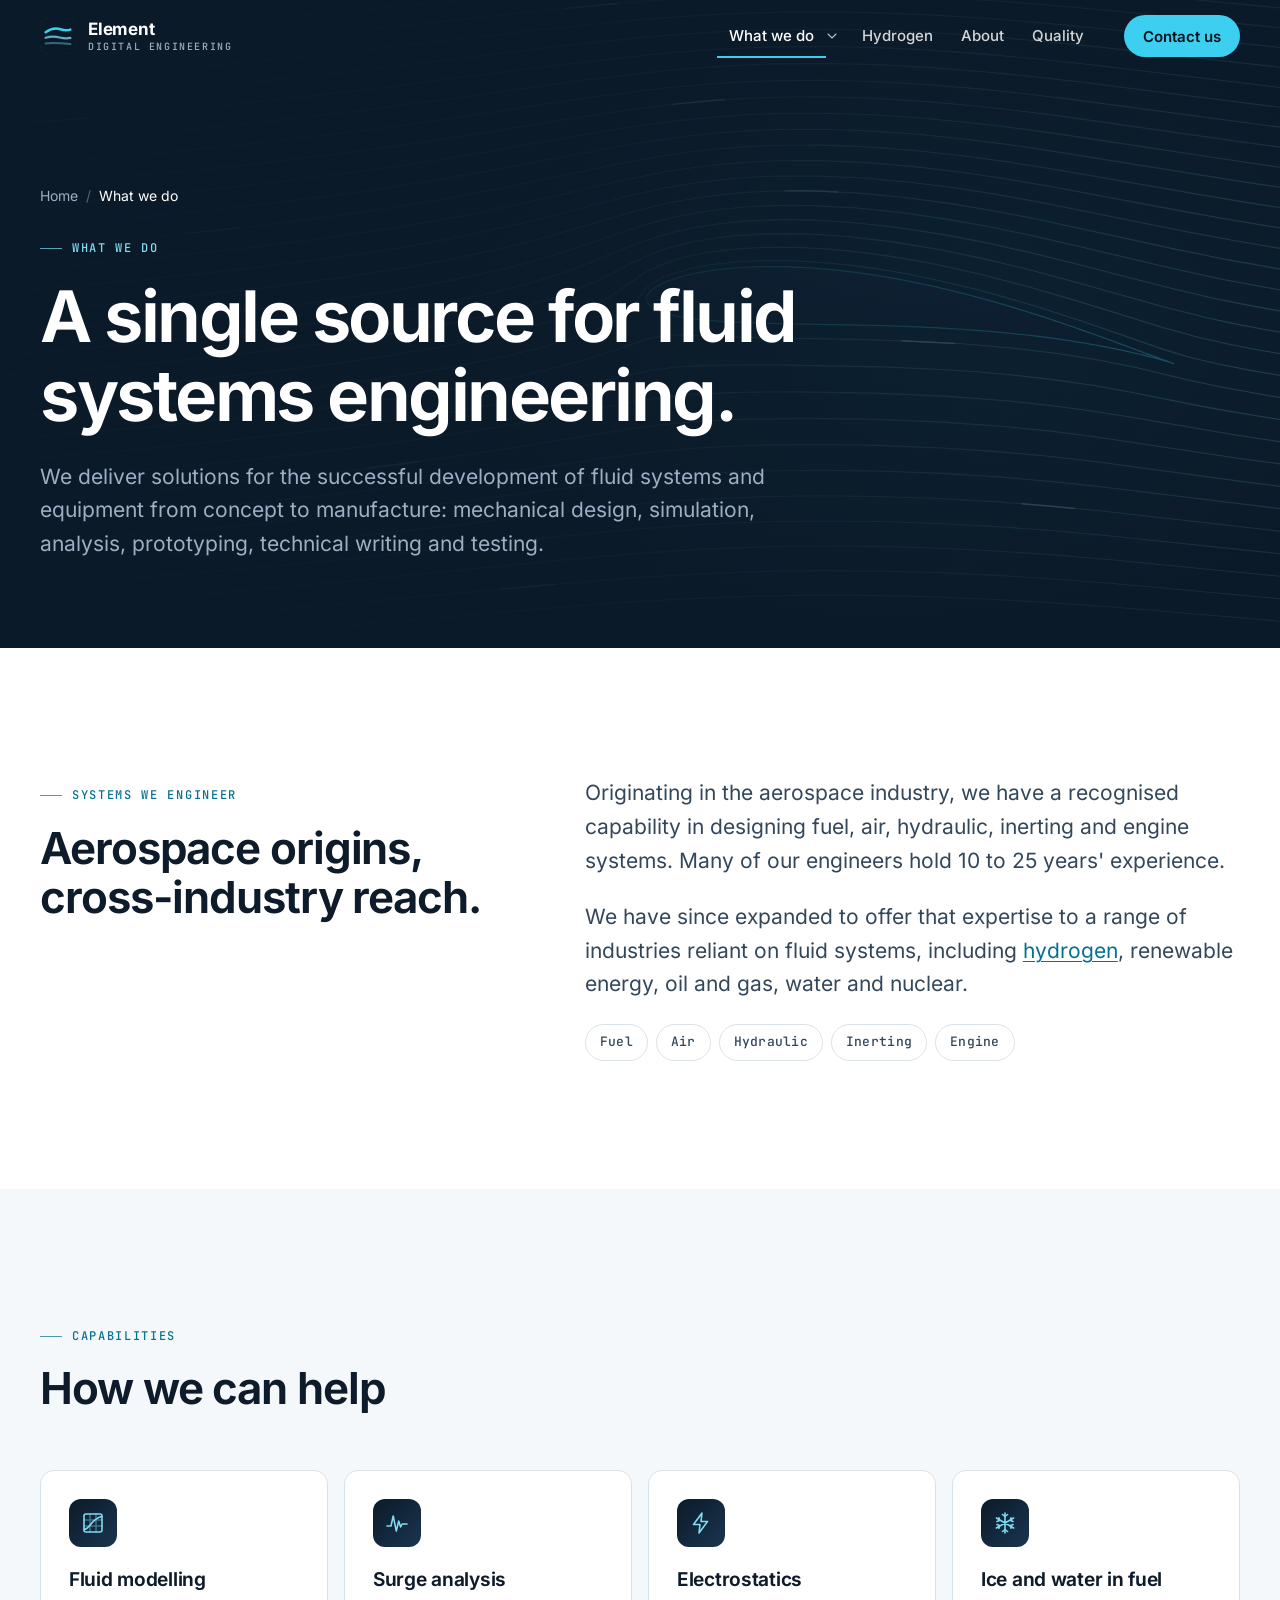
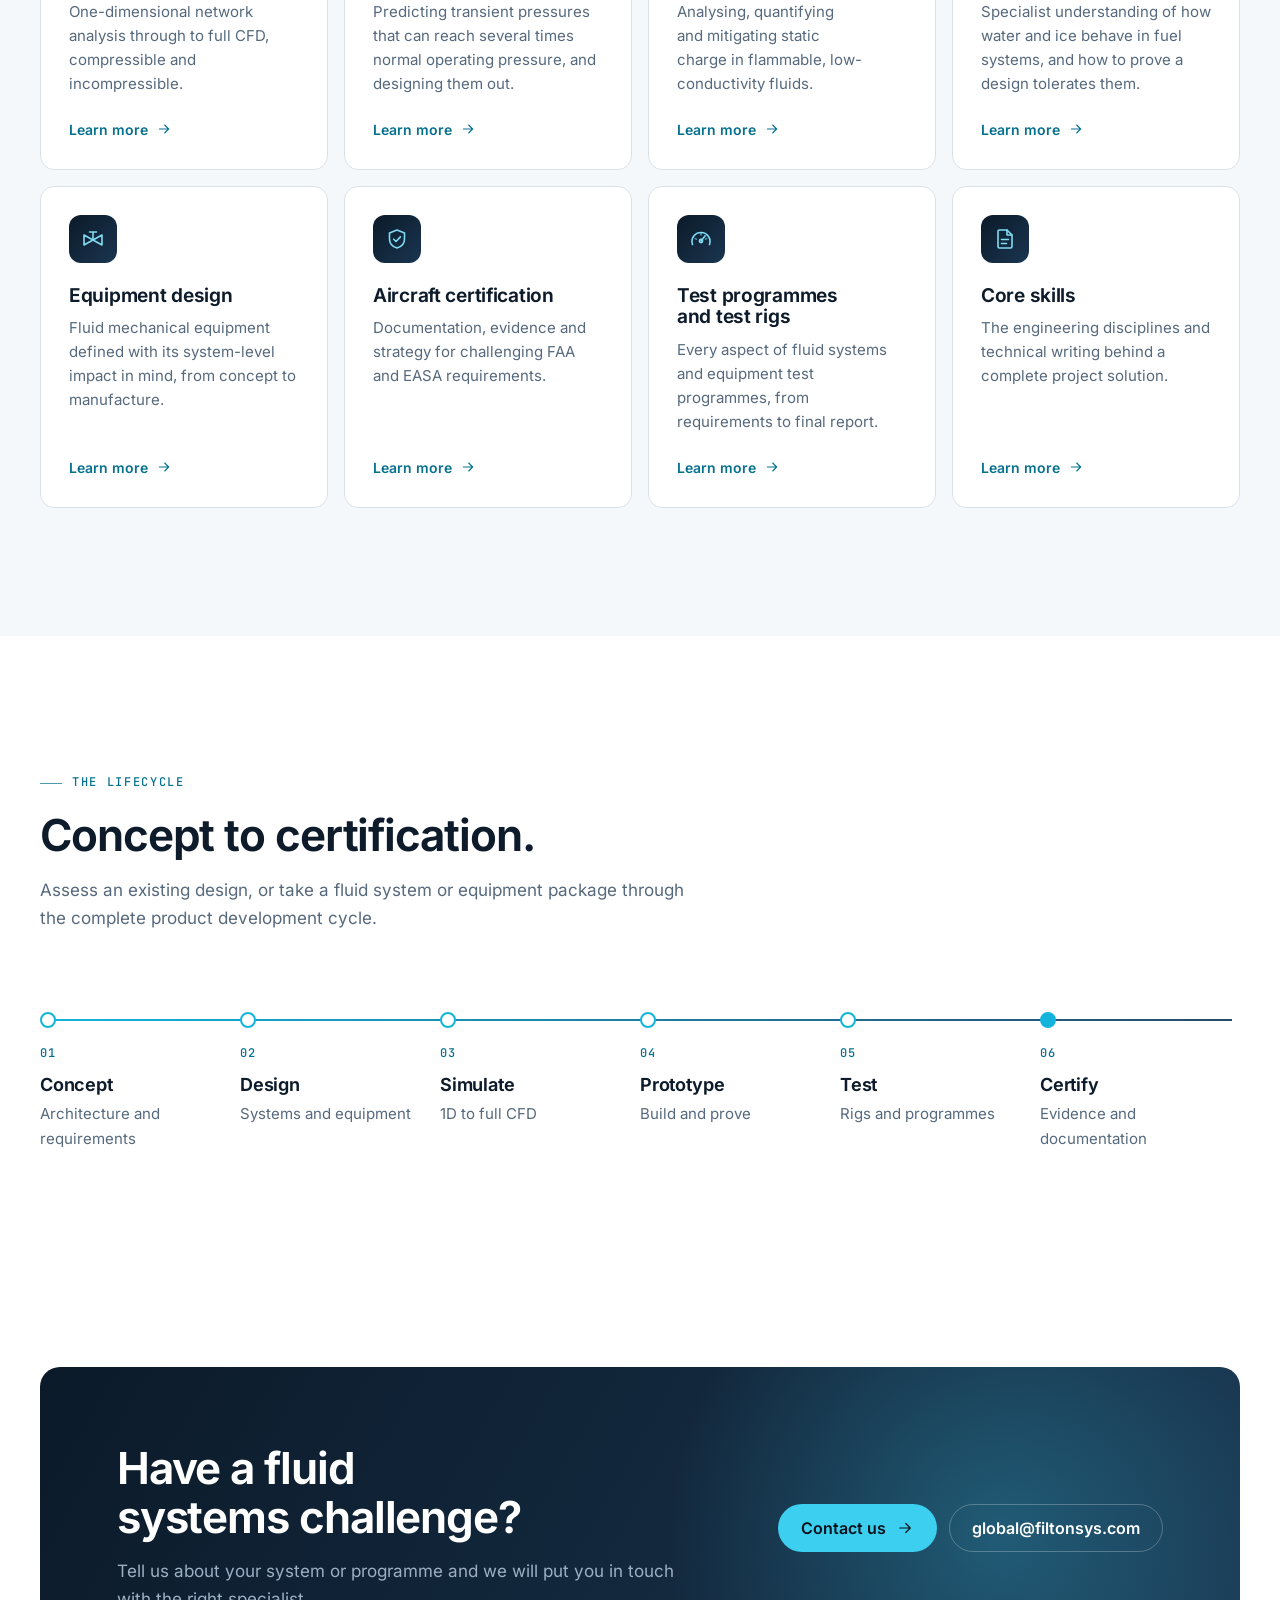
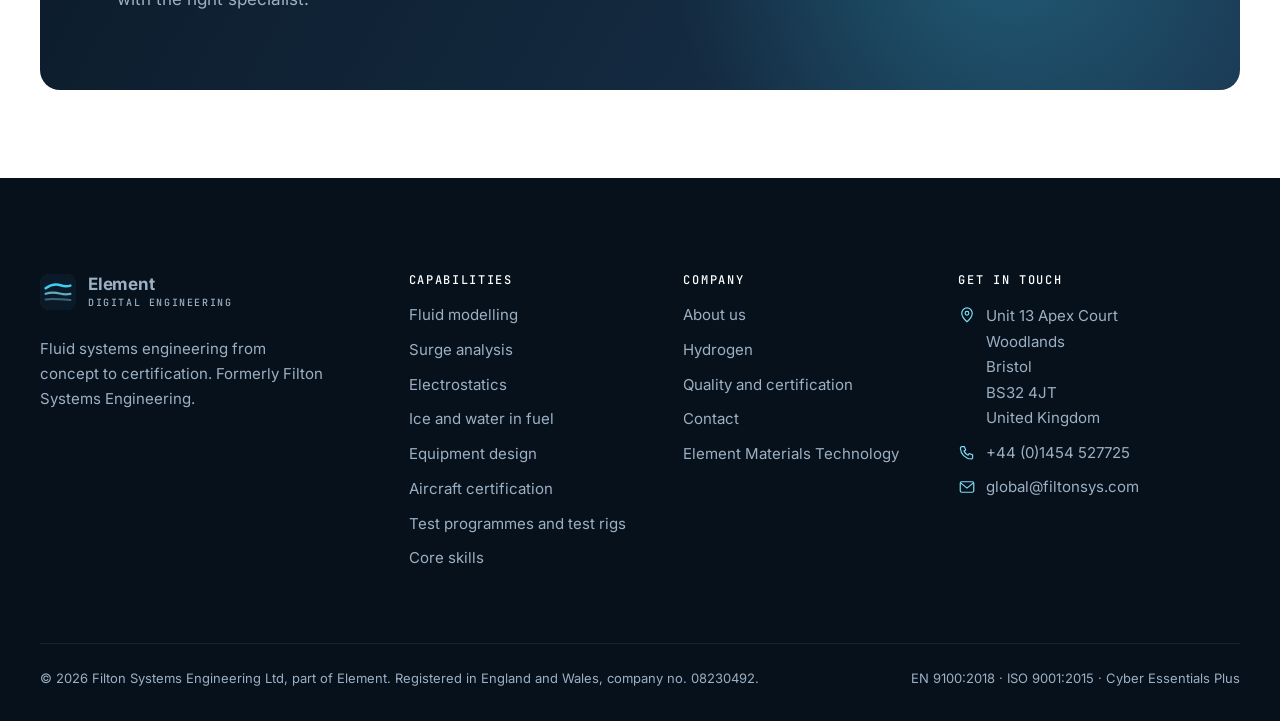
<file: filtonsys-website/public/what-we-do/index.html>
<!doctype html>
<html lang="en-GB">
<head>
<meta charset="utf-8">
<meta name="viewport" content="width=device-width, initial-scale=1">
<title>What We Do | Element Digital Engineering</title>
<meta name="description" content="Fluid system mechanical design, simulation, analysis, prototyping, technical writing and testing, from concept to manufacture and certification.">
<link rel="canonical" href="https://filtonsys.com/what-we-do/">
<meta name="theme-color" content="#0b1a29">
<meta property="og:type" content="website">
<meta property="og:site_name" content="Element Digital Engineering">
<meta property="og:title" content="What We Do | Element Digital Engineering">
<meta property="og:description" content="Fluid system mechanical design, simulation, analysis, prototyping, technical writing and testing, from concept to manufacture and certification.">
<meta property="og:url" content="https://filtonsys.com/what-we-do/">
<meta property="og:image" content="https://filtonsys.com/assets/img/og.png">
<meta property="og:locale" content="en_GB">
<meta name="twitter:card" content="summary_large_image">
<link rel="icon" href="../assets/img/favicon.svg" type="image/svg+xml">
<link rel="apple-touch-icon" href="../assets/img/apple-touch-icon.png">
<link rel="preload" href="../assets/fonts/inter-latin-wght.woff2" as="font" type="font/woff2" crossorigin>
<link rel="stylesheet" href="../assets/css/styles.css?v=b4b4e66543">
<script>document.documentElement.classList.add("js")</script>
<script src="../assets/js/main.js?v=9be0db458e" defer></script>
<script type="application/ld+json">{"@context": "https://schema.org", "@type": "BreadcrumbList", "itemListElement": [{"@type": "ListItem", "position": 1, "name": "Home", "item": "https://filtonsys.com/"}, {"@type": "ListItem", "position": 2, "name": "What we do", "item": "https://filtonsys.com/what-we-do/"}]}</script>
</head>
<body>
<a class="skip" href="#main">Skip to content</a>
<header class="site-header" data-header>
  <div class="container header-inner">
    <a class="brand" href="../"><svg class="brand-mark" viewBox="0 0 32 32" aria-hidden="true" focusable="false"><rect width="32" height="32" rx="8" fill="#0B1A29"/><path d="M5 12.6c4.8-3.3 9.6-3.8 13.3-2.6 3.1 1 5.8 1.2 8.7.3" stroke="#3CCFEF" stroke-width="2.2" fill="none" stroke-linecap="round"/><path d="M5 17.6c4.8-1.7 8.8-1.3 12.5-.3 3.4.9 6.5 1 9.5.4" stroke="#7FDCF2" stroke-opacity=".75" stroke-width="2" fill="none" stroke-linecap="round"/><path d="M5 22.6c6-.9 11.2-.4 22 .6" stroke="#7FDCF2" stroke-opacity=".4" stroke-width="1.8" fill="none" stroke-linecap="round"/></svg><span class="brand-text"><strong>Element</strong><span>Digital Engineering</span></span><span class="sr-only"> home</span></a>
    <nav class="nav" aria-label="Main">
      <button class="nav-toggle" type="button" aria-expanded="false" aria-controls="nav-menu"><span class="sr-only">Open menu</span><svg class="icon icon-menu" viewBox="0 0 24 24" aria-hidden="true" focusable="false"><path d="M4 7h16M4 12h16M4 17h16"/></svg><svg class="icon icon-close" viewBox="0 0 24 24" aria-hidden="true" focusable="false"><path d="M6 6l12 12M18 6 6 18"/></svg></button>
      <div class="nav-menu" id="nav-menu">
        <ul class="nav-list">
          <li class="has-sub">
            <a class="nav-link is-active" href="../what-we-do/" aria-current="page">What we do</a>
            <button class="sub-toggle" type="button" aria-expanded="false" aria-controls="sub-capabilities"><span class="sr-only">Show capabilities</span><svg class="icon" viewBox="0 0 24 24" aria-hidden="true" focusable="false"><path d="m6 9 6 6 6-6"/></svg></button>
            <div class="sub" id="sub-capabilities">
              <ul class="sub-grid"><li><a href="../what-we-do/fluid-modelling/"><svg class="icon" viewBox="0 0 24 24" aria-hidden="true" focusable="false"><rect x="3" y="3" width="18" height="18" rx="2"/><path d="M3 9h18M3 15h18M9 3v18M15 3v18" opacity=".4"/><path d="M3 18.5C9 18 11 7 21 5.5"/></svg><span><strong>Fluid modelling</strong><span>One-dimensional network analysis through to full CFD, compressible and incompressible.</span></span></a></li><li><a href="../what-we-do/surge-analysis/"><svg class="icon" viewBox="0 0 24 24" aria-hidden="true" focusable="false"><path d="M2 15h4l2.2-10 3.1 15 2.4-10 1.9 6 1.5-3H22"/></svg><span><strong>Surge analysis</strong><span>Predicting transient pressures that can reach several times normal operating pressure, and designing them out.</span></span></a></li><li><a href="../what-we-do/electro-statics/"><svg class="icon" viewBox="0 0 24 24" aria-hidden="true" focusable="false"><path d="M13 2 4.5 13.5H11L10 22l8.5-11.5H12L13 2z"/></svg><span><strong>Electrostatics</strong><span>Analysing, quantifying and mitigating static charge in flammable, low-conductivity fluids.</span></span></a></li><li><a href="../what-we-do/ice-and-water-in-fuel/"><svg class="icon" viewBox="0 0 24 24" aria-hidden="true" focusable="false"><path d="M12 2v20M3.4 7l17.2 10M20.6 7 3.4 17"/><path d="m9.5 3.5 2.5 2 2.5-2M9.5 20.5l2.5-2 2.5 2M4 10.5l2.5-1-.5-2.7M20 13.5l-2.5 1 .5 2.7M4 13.5l2.5 1-.5 2.7M20 10.5l-2.5-1 .5-2.7"/></svg><span><strong>Ice and water in fuel</strong><span>Specialist understanding of how water and ice behave in fuel systems, and how to prove a design tolerates them.</span></span></a></li><li><a href="../what-we-do/equipment-design/"><svg class="icon" viewBox="0 0 24 24" aria-hidden="true" focusable="false"><path d="M3 8v10l9-5-9-5zM21 8v10l-9-5 9-5z"/><path d="M12 13V5M8.5 5h7"/></svg><span><strong>Equipment design</strong><span>Fluid mechanical equipment defined with its system-level impact in mind, from concept to manufacture.</span></span></a></li><li><a href="../what-we-do/certification/"><svg class="icon" viewBox="0 0 24 24" aria-hidden="true" focusable="false"><path d="M12 3 4.5 6v6c0 4.6 3.2 7.8 7.5 9 4.3-1.2 7.5-4.4 7.5-9V6L12 3z"/><path d="m8.7 12.2 2.3 2.3 4.4-4.6"/></svg><span><strong>Aircraft certification</strong><span>Documentation, evidence and strategy for challenging FAA and EASA requirements.</span></span></a></li><li><a href="../what-we-do/testing/"><svg class="icon" viewBox="0 0 24 24" aria-hidden="true" focusable="false"><path d="M3.5 17.5a9 9 0 1 1 17 0"/><path d="m12 14 4.2-5.2"/><circle cx="12" cy="14" r="1.6"/><path d="M6.3 11.5l1.2.6M12 6.5V8M17.7 11.5l-1.2.6" opacity=".6"/></svg><span><strong>Test programmes and test rigs</strong><span>Every aspect of fluid systems and equipment test programmes, from requirements to final report.</span></span></a></li><li><a href="../what-we-do/skills/"><svg class="icon" viewBox="0 0 24 24" aria-hidden="true" focusable="false"><path d="M14 3H6.5A1.5 1.5 0 0 0 5 4.5v15A1.5 1.5 0 0 0 6.5 21h11a1.5 1.5 0 0 0 1.5-1.5V8l-5-5z"/><path d="M14 3v5h5M8.5 12.5h7M8.5 16.5h5"/></svg><span><strong>Core skills</strong><span>The engineering disciplines and technical writing behind a complete project solution.</span></span></a></li></ul>
              <div class="sub-foot"><span class="muted">Fluid systems engineering from concept to certification.</span><a href="../what-we-do/">All capabilities</a></div>
            </div>
          </li>
          <li><a class="nav-link" href="../hydrogen/">Hydrogen</a></li>
          <li><a class="nav-link" href="../about/">About</a></li>
          <li><a class="nav-link" href="../en9100-quality-certificate-and-cyber-essentials-plus/">Quality</a></li>
        </ul>
        <a class="btn btn-primary nav-cta" href="../contact/">Contact us</a>
      </div>
    </nav>
  </div>
</header>
<main id="main">
<section class="hero hero--page on-dark">
  <img class="hero-art" src="../assets/img/flow.svg" alt="" width="1600" height="900">
  <div class="hero-shade"></div>
  <div class="container">
    <nav aria-label="Breadcrumb"><ol class="crumbs"><li><a href="../">Home</a></li><li><span aria-current="page">What we do</span></li></ol></nav>
    <p class="eyebrow">What we do</p>
    <h1>A single source for fluid systems engineering.</h1>
    <p class="lead">We deliver solutions for the successful development of fluid systems and equipment from concept to manufacture: mechanical design, simulation, analysis, prototyping, technical writing and testing.</p>
    
    
  </div>
</section>
<section class="section">
  <div class="container split">
    <div data-reveal>
      <p class="eyebrow">Systems we engineer</p>
      <h2>Aerospace origins, cross-industry reach.</h2>
    </div>
    <div class="prose lead" data-reveal>
      <p>Originating in the aerospace industry, we have a recognised capability in designing fuel, air, hydraulic, inerting and engine systems. Many of our engineers hold 10 to 25 years' experience.</p>
      <p>We have since expanded to offer that expertise to a range of industries reliant on fluid systems, including <a href="../hydrogen/">hydrogen</a>, renewable energy, oil and gas, water and nuclear.</p>
      <ul class="chips"><li>Fuel</li><li>Air</li><li>Hydraulic</li><li>Inerting</li><li>Engine</li></ul>
    </div>
  </div>
</section>
<section class="section section--tint">
  <div class="container">
    <div class="section-head" data-reveal><div><p class="eyebrow">Capabilities</p><h2>How we can help</h2></div></div>
    <ul class="card-grid" data-reveal-group><li><a class="card" href="../what-we-do/fluid-modelling/">
  <span class="card-icon"><svg class="icon" viewBox="0 0 24 24" aria-hidden="true" focusable="false"><rect x="3" y="3" width="18" height="18" rx="2"/><path d="M3 9h18M3 15h18M9 3v18M15 3v18" opacity=".4"/><path d="M3 18.5C9 18 11 7 21 5.5"/></svg></span>
  <h3>Fluid modelling</h3>
  <p>One-dimensional network analysis through to full CFD, compressible and incompressible.</p>
  <span class="card-more">Learn more <svg class="icon" viewBox="0 0 24 24" aria-hidden="true" focusable="false"><path d="M5 12h14M13 6l6 6-6 6"/></svg></span>
</a></li><li><a class="card" href="../what-we-do/surge-analysis/">
  <span class="card-icon"><svg class="icon" viewBox="0 0 24 24" aria-hidden="true" focusable="false"><path d="M2 15h4l2.2-10 3.1 15 2.4-10 1.9 6 1.5-3H22"/></svg></span>
  <h3>Surge analysis</h3>
  <p>Predicting transient pressures that can reach several times normal operating pressure, and designing them out.</p>
  <span class="card-more">Learn more <svg class="icon" viewBox="0 0 24 24" aria-hidden="true" focusable="false"><path d="M5 12h14M13 6l6 6-6 6"/></svg></span>
</a></li><li><a class="card" href="../what-we-do/electro-statics/">
  <span class="card-icon"><svg class="icon" viewBox="0 0 24 24" aria-hidden="true" focusable="false"><path d="M13 2 4.5 13.5H11L10 22l8.5-11.5H12L13 2z"/></svg></span>
  <h3>Electrostatics</h3>
  <p>Analysing, quantifying and mitigating static charge in flammable, low-conductivity fluids.</p>
  <span class="card-more">Learn more <svg class="icon" viewBox="0 0 24 24" aria-hidden="true" focusable="false"><path d="M5 12h14M13 6l6 6-6 6"/></svg></span>
</a></li><li><a class="card" href="../what-we-do/ice-and-water-in-fuel/">
  <span class="card-icon"><svg class="icon" viewBox="0 0 24 24" aria-hidden="true" focusable="false"><path d="M12 2v20M3.4 7l17.2 10M20.6 7 3.4 17"/><path d="m9.5 3.5 2.5 2 2.5-2M9.5 20.5l2.5-2 2.5 2M4 10.5l2.5-1-.5-2.7M20 13.5l-2.5 1 .5 2.7M4 13.5l2.5 1-.5 2.7M20 10.5l-2.5-1 .5-2.7"/></svg></span>
  <h3>Ice and water in fuel</h3>
  <p>Specialist understanding of how water and ice behave in fuel systems, and how to prove a design tolerates them.</p>
  <span class="card-more">Learn more <svg class="icon" viewBox="0 0 24 24" aria-hidden="true" focusable="false"><path d="M5 12h14M13 6l6 6-6 6"/></svg></span>
</a></li><li><a class="card" href="../what-we-do/equipment-design/">
  <span class="card-icon"><svg class="icon" viewBox="0 0 24 24" aria-hidden="true" focusable="false"><path d="M3 8v10l9-5-9-5zM21 8v10l-9-5 9-5z"/><path d="M12 13V5M8.5 5h7"/></svg></span>
  <h3>Equipment design</h3>
  <p>Fluid mechanical equipment defined with its system-level impact in mind, from concept to manufacture.</p>
  <span class="card-more">Learn more <svg class="icon" viewBox="0 0 24 24" aria-hidden="true" focusable="false"><path d="M5 12h14M13 6l6 6-6 6"/></svg></span>
</a></li><li><a class="card" href="../what-we-do/certification/">
  <span class="card-icon"><svg class="icon" viewBox="0 0 24 24" aria-hidden="true" focusable="false"><path d="M12 3 4.5 6v6c0 4.6 3.2 7.8 7.5 9 4.3-1.2 7.5-4.4 7.5-9V6L12 3z"/><path d="m8.7 12.2 2.3 2.3 4.4-4.6"/></svg></span>
  <h3>Aircraft certification</h3>
  <p>Documentation, evidence and strategy for challenging FAA and EASA requirements.</p>
  <span class="card-more">Learn more <svg class="icon" viewBox="0 0 24 24" aria-hidden="true" focusable="false"><path d="M5 12h14M13 6l6 6-6 6"/></svg></span>
</a></li><li><a class="card" href="../what-we-do/testing/">
  <span class="card-icon"><svg class="icon" viewBox="0 0 24 24" aria-hidden="true" focusable="false"><path d="M3.5 17.5a9 9 0 1 1 17 0"/><path d="m12 14 4.2-5.2"/><circle cx="12" cy="14" r="1.6"/><path d="M6.3 11.5l1.2.6M12 6.5V8M17.7 11.5l-1.2.6" opacity=".6"/></svg></span>
  <h3>Test programmes and test rigs</h3>
  <p>Every aspect of fluid systems and equipment test programmes, from requirements to final report.</p>
  <span class="card-more">Learn more <svg class="icon" viewBox="0 0 24 24" aria-hidden="true" focusable="false"><path d="M5 12h14M13 6l6 6-6 6"/></svg></span>
</a></li><li><a class="card" href="../what-we-do/skills/">
  <span class="card-icon"><svg class="icon" viewBox="0 0 24 24" aria-hidden="true" focusable="false"><path d="M14 3H6.5A1.5 1.5 0 0 0 5 4.5v15A1.5 1.5 0 0 0 6.5 21h11a1.5 1.5 0 0 0 1.5-1.5V8l-5-5z"/><path d="M14 3v5h5M8.5 12.5h7M8.5 16.5h5"/></svg></span>
  <h3>Core skills</h3>
  <p>The engineering disciplines and technical writing behind a complete project solution.</p>
  <span class="card-more">Learn more <svg class="icon" viewBox="0 0 24 24" aria-hidden="true" focusable="false"><path d="M5 12h14M13 6l6 6-6 6"/></svg></span>
</a></li></ul>
  </div>
</section>
<section class="section">
  <div class="container">
    <div class="section-head" data-reveal>
      <div><p class="eyebrow">The lifecycle</p><h2>Concept to certification.</h2>
      <p>Assess an existing design, or take a fluid system or equipment package through the complete product development cycle.</p></div>
    </div>
    <ol class="lifecycle" data-reveal-group><li><small>01</small><strong>Concept</strong><span>Architecture and requirements</span></li><li><small>02</small><strong>Design</strong><span>Systems and equipment</span></li><li><small>03</small><strong>Simulate</strong><span>1D to full CFD</span></li><li><small>04</small><strong>Prototype</strong><span>Build and prove</span></li><li><small>05</small><strong>Test</strong><span>Rigs and programmes</span></li><li><small>06</small><strong>Certify</strong><span>Evidence and documentation</span></li></ol>
  </div>
</section>
<section class="section section--tight">
  <div class="container">
    <div class="cta on-dark" data-reveal>
      <div><h2>Have a fluid systems challenge?</h2><p>Tell us about your system or programme and we will put you in touch with the right specialist.</p></div>
      <div class="actions">
        <a class="btn btn-primary" href="../contact/">Contact us <svg class="icon" viewBox="0 0 24 24" aria-hidden="true" focusable="false"><path d="M5 12h14M13 6l6 6-6 6"/></svg></a>
        <a class="btn btn-ghost" href="mailto:global@filtonsys.com">global@filtonsys.com</a>
      </div>
    </div>
  </div>
</section>
</main>
<footer class="site-footer on-dark">
  <div class="container">
    <div class="footer-grid">
      <div class="footer-about">
        <a class="brand" href="../"><svg class="brand-mark" viewBox="0 0 32 32" aria-hidden="true" focusable="false"><rect width="32" height="32" rx="8" fill="#0B1A29"/><path d="M5 12.6c4.8-3.3 9.6-3.8 13.3-2.6 3.1 1 5.8 1.2 8.7.3" stroke="#3CCFEF" stroke-width="2.2" fill="none" stroke-linecap="round"/><path d="M5 17.6c4.8-1.7 8.8-1.3 12.5-.3 3.4.9 6.5 1 9.5.4" stroke="#7FDCF2" stroke-opacity=".75" stroke-width="2" fill="none" stroke-linecap="round"/><path d="M5 22.6c6-.9 11.2-.4 22 .6" stroke="#7FDCF2" stroke-opacity=".4" stroke-width="1.8" fill="none" stroke-linecap="round"/></svg><span class="brand-text"><strong>Element</strong><span>Digital Engineering</span></span><span class="sr-only"> home</span></a>
        <p>Fluid systems engineering from concept to certification. Formerly Filton Systems Engineering.</p>
      </div>
      <nav aria-labelledby="footer-caps"><h2 id="footer-caps">Capabilities</h2><ul><li><a href="../what-we-do/fluid-modelling/">Fluid modelling</a></li><li><a href="../what-we-do/surge-analysis/">Surge analysis</a></li><li><a href="../what-we-do/electro-statics/">Electrostatics</a></li><li><a href="../what-we-do/ice-and-water-in-fuel/">Ice and water in fuel</a></li><li><a href="../what-we-do/equipment-design/">Equipment design</a></li><li><a href="../what-we-do/certification/">Aircraft certification</a></li><li><a href="../what-we-do/testing/">Test programmes and test rigs</a></li><li><a href="../what-we-do/skills/">Core skills</a></li></ul></nav>
      <nav aria-labelledby="footer-company"><h2 id="footer-company">Company</h2><ul>
        <li><a href="../about/">About us</a></li>
        <li><a href="../hydrogen/">Hydrogen</a></li>
        <li><a href="../en9100-quality-certificate-and-cyber-essentials-plus/">Quality and certification</a></li>
        <li><a href="../contact/">Contact</a></li>
        <li><a href="https://www.element.com" rel="noopener">Element Materials Technology</a></li>
      </ul></nav>
      <div><h2>Get in touch</h2><ul class="footer-contact">
        <li><svg class="icon" viewBox="0 0 24 24" aria-hidden="true" focusable="false"><path d="M12 21s-7-6.1-7-11.4a7 7 0 0 1 14 0C19 14.9 12 21 12 21z"/><circle cx="12" cy="9.6" r="2.5"/></svg><address>Unit 13 Apex Court<br>Woodlands<br>Bristol<br>BS32 4JT<br>United Kingdom</address></li>
        <li><svg class="icon" viewBox="0 0 24 24" aria-hidden="true" focusable="false"><path d="M5.2 3.5h3.3l1.8 4.6-2.3 1.4a11.5 11.5 0 0 0 5.5 5.5l1.4-2.3 4.6 1.8v3.3A2 2 0 0 1 17.4 20 15 15 0 0 1 3.2 5.6a2 2 0 0 1 2-2.1z"/></svg><a href="tel:+441454527725">+44 (0)1454 527725</a></li>
        <li><svg class="icon" viewBox="0 0 24 24" aria-hidden="true" focusable="false"><rect x="3" y="5" width="18" height="14" rx="2"/><path d="m3.5 6.5 8.5 7 8.5-7"/></svg><a href="mailto:global@filtonsys.com">global@filtonsys.com</a></li>
      </ul></div>
    </div>
    <div class="footer-bottom">
      <p>&copy; <span data-year>2026</span> Filton Systems Engineering Ltd, part of Element. Registered in England and Wales, company no. 08230492.</p>
      <p>EN 9100:2018 &middot; ISO 9001:2015 &middot; Cyber Essentials Plus</p>
    </div>
  </div>
</footer>
</body>
</html>
</file>
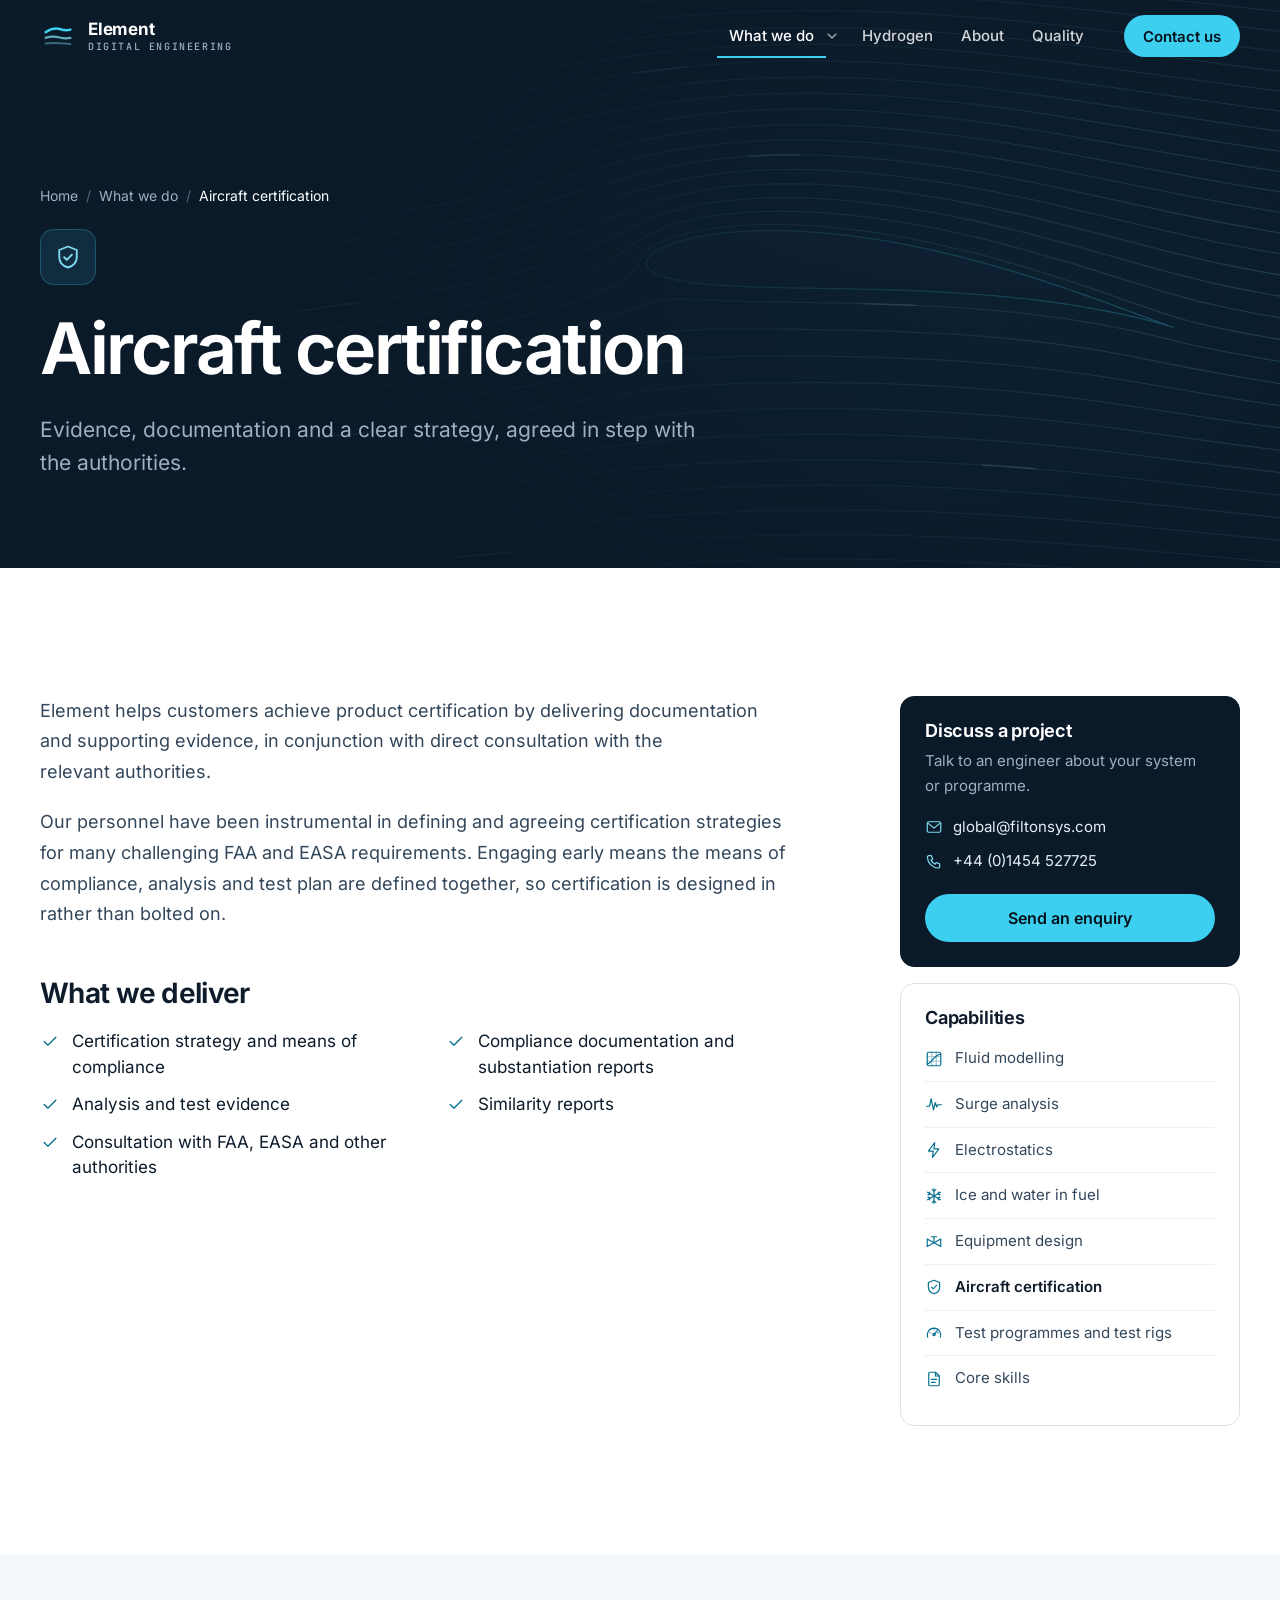
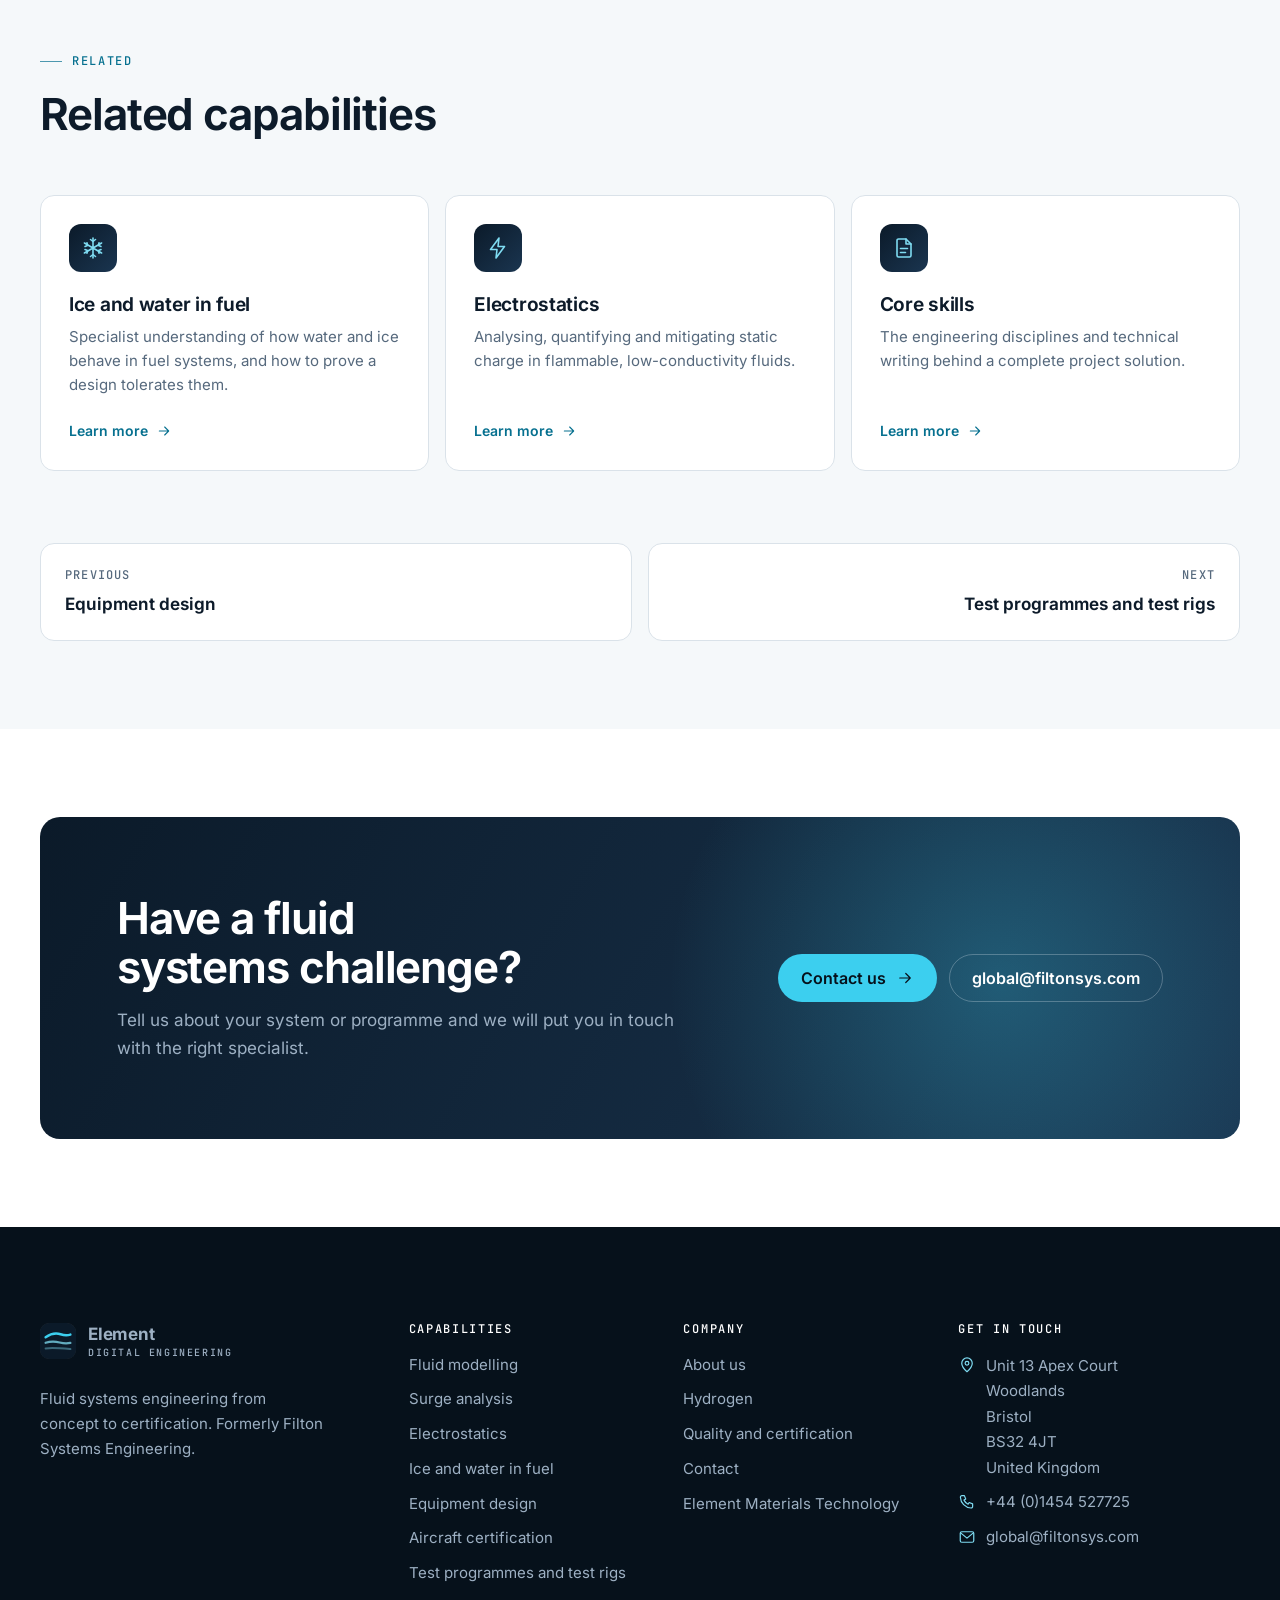
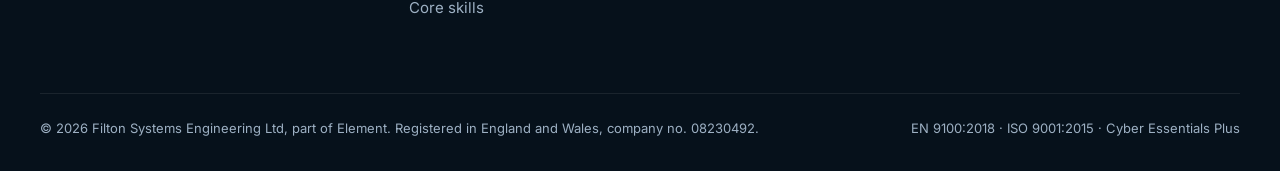
<file: filtonsys-website/public/what-we-do/certification/index.html>
<!doctype html>
<html lang="en-GB">
<head>
<meta charset="utf-8">
<meta name="viewport" content="width=device-width, initial-scale=1">
<title>Aircraft certification | Element Digital Engineering</title>
<meta name="description" content="Documentation, evidence and strategy for challenging FAA and EASA requirements.">
<link rel="canonical" href="https://filtonsys.com/what-we-do/certification/">
<meta name="theme-color" content="#0b1a29">
<meta property="og:type" content="website">
<meta property="og:site_name" content="Element Digital Engineering">
<meta property="og:title" content="Aircraft certification | Element Digital Engineering">
<meta property="og:description" content="Documentation, evidence and strategy for challenging FAA and EASA requirements.">
<meta property="og:url" content="https://filtonsys.com/what-we-do/certification/">
<meta property="og:image" content="https://filtonsys.com/assets/img/og.png">
<meta property="og:locale" content="en_GB">
<meta name="twitter:card" content="summary_large_image">
<link rel="icon" href="../../assets/img/favicon.svg" type="image/svg+xml">
<link rel="apple-touch-icon" href="../../assets/img/apple-touch-icon.png">
<link rel="preload" href="../../assets/fonts/inter-latin-wght.woff2" as="font" type="font/woff2" crossorigin>
<link rel="stylesheet" href="../../assets/css/styles.css?v=b4b4e66543">
<script>document.documentElement.classList.add("js")</script>
<script src="../../assets/js/main.js?v=9be0db458e" defer></script>
<script type="application/ld+json">{"@context": "https://schema.org", "@type": "BreadcrumbList", "itemListElement": [{"@type": "ListItem", "position": 1, "name": "Home", "item": "https://filtonsys.com/"}, {"@type": "ListItem", "position": 2, "name": "What we do", "item": "https://filtonsys.com/what-we-do/"}, {"@type": "ListItem", "position": 3, "name": "Aircraft certification", "item": "https://filtonsys.com/what-we-do/certification/"}]}</script>
</head>
<body>
<a class="skip" href="#main">Skip to content</a>
<header class="site-header" data-header>
  <div class="container header-inner">
    <a class="brand" href="../../"><svg class="brand-mark" viewBox="0 0 32 32" aria-hidden="true" focusable="false"><rect width="32" height="32" rx="8" fill="#0B1A29"/><path d="M5 12.6c4.8-3.3 9.6-3.8 13.3-2.6 3.1 1 5.8 1.2 8.7.3" stroke="#3CCFEF" stroke-width="2.2" fill="none" stroke-linecap="round"/><path d="M5 17.6c4.8-1.7 8.8-1.3 12.5-.3 3.4.9 6.5 1 9.5.4" stroke="#7FDCF2" stroke-opacity=".75" stroke-width="2" fill="none" stroke-linecap="round"/><path d="M5 22.6c6-.9 11.2-.4 22 .6" stroke="#7FDCF2" stroke-opacity=".4" stroke-width="1.8" fill="none" stroke-linecap="round"/></svg><span class="brand-text"><strong>Element</strong><span>Digital Engineering</span></span><span class="sr-only"> home</span></a>
    <nav class="nav" aria-label="Main">
      <button class="nav-toggle" type="button" aria-expanded="false" aria-controls="nav-menu"><span class="sr-only">Open menu</span><svg class="icon icon-menu" viewBox="0 0 24 24" aria-hidden="true" focusable="false"><path d="M4 7h16M4 12h16M4 17h16"/></svg><svg class="icon icon-close" viewBox="0 0 24 24" aria-hidden="true" focusable="false"><path d="M6 6l12 12M18 6 6 18"/></svg></button>
      <div class="nav-menu" id="nav-menu">
        <ul class="nav-list">
          <li class="has-sub">
            <a class="nav-link is-active" href="../../what-we-do/">What we do</a>
            <button class="sub-toggle" type="button" aria-expanded="false" aria-controls="sub-capabilities"><span class="sr-only">Show capabilities</span><svg class="icon" viewBox="0 0 24 24" aria-hidden="true" focusable="false"><path d="m6 9 6 6 6-6"/></svg></button>
            <div class="sub" id="sub-capabilities">
              <ul class="sub-grid"><li><a href="../../what-we-do/fluid-modelling/"><svg class="icon" viewBox="0 0 24 24" aria-hidden="true" focusable="false"><rect x="3" y="3" width="18" height="18" rx="2"/><path d="M3 9h18M3 15h18M9 3v18M15 3v18" opacity=".4"/><path d="M3 18.5C9 18 11 7 21 5.5"/></svg><span><strong>Fluid modelling</strong><span>One-dimensional network analysis through to full CFD, compressible and incompressible.</span></span></a></li><li><a href="../../what-we-do/surge-analysis/"><svg class="icon" viewBox="0 0 24 24" aria-hidden="true" focusable="false"><path d="M2 15h4l2.2-10 3.1 15 2.4-10 1.9 6 1.5-3H22"/></svg><span><strong>Surge analysis</strong><span>Predicting transient pressures that can reach several times normal operating pressure, and designing them out.</span></span></a></li><li><a href="../../what-we-do/electro-statics/"><svg class="icon" viewBox="0 0 24 24" aria-hidden="true" focusable="false"><path d="M13 2 4.5 13.5H11L10 22l8.5-11.5H12L13 2z"/></svg><span><strong>Electrostatics</strong><span>Analysing, quantifying and mitigating static charge in flammable, low-conductivity fluids.</span></span></a></li><li><a href="../../what-we-do/ice-and-water-in-fuel/"><svg class="icon" viewBox="0 0 24 24" aria-hidden="true" focusable="false"><path d="M12 2v20M3.4 7l17.2 10M20.6 7 3.4 17"/><path d="m9.5 3.5 2.5 2 2.5-2M9.5 20.5l2.5-2 2.5 2M4 10.5l2.5-1-.5-2.7M20 13.5l-2.5 1 .5 2.7M4 13.5l2.5 1-.5 2.7M20 10.5l-2.5-1 .5-2.7"/></svg><span><strong>Ice and water in fuel</strong><span>Specialist understanding of how water and ice behave in fuel systems, and how to prove a design tolerates them.</span></span></a></li><li><a href="../../what-we-do/equipment-design/"><svg class="icon" viewBox="0 0 24 24" aria-hidden="true" focusable="false"><path d="M3 8v10l9-5-9-5zM21 8v10l-9-5 9-5z"/><path d="M12 13V5M8.5 5h7"/></svg><span><strong>Equipment design</strong><span>Fluid mechanical equipment defined with its system-level impact in mind, from concept to manufacture.</span></span></a></li><li><a href="../../what-we-do/certification/"><svg class="icon" viewBox="0 0 24 24" aria-hidden="true" focusable="false"><path d="M12 3 4.5 6v6c0 4.6 3.2 7.8 7.5 9 4.3-1.2 7.5-4.4 7.5-9V6L12 3z"/><path d="m8.7 12.2 2.3 2.3 4.4-4.6"/></svg><span><strong>Aircraft certification</strong><span>Documentation, evidence and strategy for challenging FAA and EASA requirements.</span></span></a></li><li><a href="../../what-we-do/testing/"><svg class="icon" viewBox="0 0 24 24" aria-hidden="true" focusable="false"><path d="M3.5 17.5a9 9 0 1 1 17 0"/><path d="m12 14 4.2-5.2"/><circle cx="12" cy="14" r="1.6"/><path d="M6.3 11.5l1.2.6M12 6.5V8M17.7 11.5l-1.2.6" opacity=".6"/></svg><span><strong>Test programmes and test rigs</strong><span>Every aspect of fluid systems and equipment test programmes, from requirements to final report.</span></span></a></li><li><a href="../../what-we-do/skills/"><svg class="icon" viewBox="0 0 24 24" aria-hidden="true" focusable="false"><path d="M14 3H6.5A1.5 1.5 0 0 0 5 4.5v15A1.5 1.5 0 0 0 6.5 21h11a1.5 1.5 0 0 0 1.5-1.5V8l-5-5z"/><path d="M14 3v5h5M8.5 12.5h7M8.5 16.5h5"/></svg><span><strong>Core skills</strong><span>The engineering disciplines and technical writing behind a complete project solution.</span></span></a></li></ul>
              <div class="sub-foot"><span class="muted">Fluid systems engineering from concept to certification.</span><a href="../../what-we-do/">All capabilities</a></div>
            </div>
          </li>
          <li><a class="nav-link" href="../../hydrogen/">Hydrogen</a></li>
          <li><a class="nav-link" href="../../about/">About</a></li>
          <li><a class="nav-link" href="../../en9100-quality-certificate-and-cyber-essentials-plus/">Quality</a></li>
        </ul>
        <a class="btn btn-primary nav-cta" href="../../contact/">Contact us</a>
      </div>
    </nav>
  </div>
</header>
<main id="main">
<section class="hero hero--page on-dark">
  <img class="hero-art" src="../../assets/img/flow.svg" alt="" width="1600" height="900">
  <div class="hero-shade"></div>
  <div class="container">
    <nav aria-label="Breadcrumb"><ol class="crumbs"><li><a href="../../">Home</a></li><li><a href="../../what-we-do/">What we do</a></li><li><span aria-current="page">Aircraft certification</span></li></ol></nav>
    <div class="hero-icon"><svg class="icon" viewBox="0 0 24 24" aria-hidden="true" focusable="false"><path d="M12 3 4.5 6v6c0 4.6 3.2 7.8 7.5 9 4.3-1.2 7.5-4.4 7.5-9V6L12 3z"/><path d="m8.7 12.2 2.3 2.3 4.4-4.6"/></svg></div>
    <h1>Aircraft certification</h1>
    <p class="lead">Evidence, documentation and a clear strategy, agreed in step with the authorities.</p>
    
    
  </div>
</section>
<section class="section">
  <div class="container service-layout">
    <article class="service-body">
      <div class="prose"><p>Element helps customers achieve product certification by delivering documentation and supporting evidence, in conjunction with direct consultation with the relevant authorities.</p><p>Our personnel have been instrumental in defining and agreeing certification strategies for many challenging FAA and EASA requirements. Engaging early means the means of compliance, analysis and test plan are defined together, so certification is designed in rather than bolted on.</p></div>
      <h2>What we deliver</h2><ul class="checklist"><li><svg class="icon" viewBox="0 0 24 24" aria-hidden="true" focusable="false"><path d="m5 12.5 4.5 4.5L19 7.5"/></svg><span>Certification strategy and means of compliance</span></li><li><svg class="icon" viewBox="0 0 24 24" aria-hidden="true" focusable="false"><path d="m5 12.5 4.5 4.5L19 7.5"/></svg><span>Compliance documentation and substantiation reports</span></li><li><svg class="icon" viewBox="0 0 24 24" aria-hidden="true" focusable="false"><path d="m5 12.5 4.5 4.5L19 7.5"/></svg><span>Analysis and test evidence</span></li><li><svg class="icon" viewBox="0 0 24 24" aria-hidden="true" focusable="false"><path d="m5 12.5 4.5 4.5L19 7.5"/></svg><span>Similarity reports</span></li><li><svg class="icon" viewBox="0 0 24 24" aria-hidden="true" focusable="false"><path d="m5 12.5 4.5 4.5L19 7.5"/></svg><span>Consultation with FAA, EASA and other authorities</span></li></ul>
    </article>
    <aside class="aside" aria-label="Enquiries and other capabilities">
      <div class="aside-card aside-card--dark on-dark">
        <h2>Discuss a project</h2>
        <p>Talk to an engineer about your system or programme.</p>
        <ul class="aside-contact">
          <li><a href="mailto:global@filtonsys.com"><svg class="icon" viewBox="0 0 24 24" aria-hidden="true" focusable="false"><rect x="3" y="5" width="18" height="14" rx="2"/><path d="m3.5 6.5 8.5 7 8.5-7"/></svg>global@filtonsys.com</a></li>
          <li><a href="tel:+441454527725"><svg class="icon" viewBox="0 0 24 24" aria-hidden="true" focusable="false"><path d="M5.2 3.5h3.3l1.8 4.6-2.3 1.4a11.5 11.5 0 0 0 5.5 5.5l1.4-2.3 4.6 1.8v3.3A2 2 0 0 1 17.4 20 15 15 0 0 1 3.2 5.6a2 2 0 0 1 2-2.1z"/></svg>+44 (0)1454 527725</a></li>
        </ul>
        <a class="btn btn-primary" href="../../contact/">Send an enquiry</a>
      </div>
      <div class="aside-card">
        <h2>Capabilities</h2>
        <ul class="aside-nav"><li><a href="../../what-we-do/fluid-modelling/"><svg class="icon" viewBox="0 0 24 24" aria-hidden="true" focusable="false"><rect x="3" y="3" width="18" height="18" rx="2"/><path d="M3 9h18M3 15h18M9 3v18M15 3v18" opacity=".4"/><path d="M3 18.5C9 18 11 7 21 5.5"/></svg>Fluid modelling</a></li><li><a href="../../what-we-do/surge-analysis/"><svg class="icon" viewBox="0 0 24 24" aria-hidden="true" focusable="false"><path d="M2 15h4l2.2-10 3.1 15 2.4-10 1.9 6 1.5-3H22"/></svg>Surge analysis</a></li><li><a href="../../what-we-do/electro-statics/"><svg class="icon" viewBox="0 0 24 24" aria-hidden="true" focusable="false"><path d="M13 2 4.5 13.5H11L10 22l8.5-11.5H12L13 2z"/></svg>Electrostatics</a></li><li><a href="../../what-we-do/ice-and-water-in-fuel/"><svg class="icon" viewBox="0 0 24 24" aria-hidden="true" focusable="false"><path d="M12 2v20M3.4 7l17.2 10M20.6 7 3.4 17"/><path d="m9.5 3.5 2.5 2 2.5-2M9.5 20.5l2.5-2 2.5 2M4 10.5l2.5-1-.5-2.7M20 13.5l-2.5 1 .5 2.7M4 13.5l2.5 1-.5 2.7M20 10.5l-2.5-1 .5-2.7"/></svg>Ice and water in fuel</a></li><li><a href="../../what-we-do/equipment-design/"><svg class="icon" viewBox="0 0 24 24" aria-hidden="true" focusable="false"><path d="M3 8v10l9-5-9-5zM21 8v10l-9-5 9-5z"/><path d="M12 13V5M8.5 5h7"/></svg>Equipment design</a></li><li><a href="../../what-we-do/certification/" aria-current="page"><svg class="icon" viewBox="0 0 24 24" aria-hidden="true" focusable="false"><path d="M12 3 4.5 6v6c0 4.6 3.2 7.8 7.5 9 4.3-1.2 7.5-4.4 7.5-9V6L12 3z"/><path d="m8.7 12.2 2.3 2.3 4.4-4.6"/></svg>Aircraft certification</a></li><li><a href="../../what-we-do/testing/"><svg class="icon" viewBox="0 0 24 24" aria-hidden="true" focusable="false"><path d="M3.5 17.5a9 9 0 1 1 17 0"/><path d="m12 14 4.2-5.2"/><circle cx="12" cy="14" r="1.6"/><path d="M6.3 11.5l1.2.6M12 6.5V8M17.7 11.5l-1.2.6" opacity=".6"/></svg>Test programmes and test rigs</a></li><li><a href="../../what-we-do/skills/"><svg class="icon" viewBox="0 0 24 24" aria-hidden="true" focusable="false"><path d="M14 3H6.5A1.5 1.5 0 0 0 5 4.5v15A1.5 1.5 0 0 0 6.5 21h11a1.5 1.5 0 0 0 1.5-1.5V8l-5-5z"/><path d="M14 3v5h5M8.5 12.5h7M8.5 16.5h5"/></svg>Core skills</a></li></ul>
      </div>
    </aside>
  </div>
</section>
<section class="section section--tint section--tight">
  <div class="container">
    <div class="section-head"><div><p class="eyebrow">Related</p><h2>Related capabilities</h2></div></div>
    <ul class="card-grid card-grid--3" data-reveal-group><li><a class="card" href="../../what-we-do/ice-and-water-in-fuel/">
  <span class="card-icon"><svg class="icon" viewBox="0 0 24 24" aria-hidden="true" focusable="false"><path d="M12 2v20M3.4 7l17.2 10M20.6 7 3.4 17"/><path d="m9.5 3.5 2.5 2 2.5-2M9.5 20.5l2.5-2 2.5 2M4 10.5l2.5-1-.5-2.7M20 13.5l-2.5 1 .5 2.7M4 13.5l2.5 1-.5 2.7M20 10.5l-2.5-1 .5-2.7"/></svg></span>
  <h3>Ice and water in fuel</h3>
  <p>Specialist understanding of how water and ice behave in fuel systems, and how to prove a design tolerates them.</p>
  <span class="card-more">Learn more <svg class="icon" viewBox="0 0 24 24" aria-hidden="true" focusable="false"><path d="M5 12h14M13 6l6 6-6 6"/></svg></span>
</a></li><li><a class="card" href="../../what-we-do/electro-statics/">
  <span class="card-icon"><svg class="icon" viewBox="0 0 24 24" aria-hidden="true" focusable="false"><path d="M13 2 4.5 13.5H11L10 22l8.5-11.5H12L13 2z"/></svg></span>
  <h3>Electrostatics</h3>
  <p>Analysing, quantifying and mitigating static charge in flammable, low-conductivity fluids.</p>
  <span class="card-more">Learn more <svg class="icon" viewBox="0 0 24 24" aria-hidden="true" focusable="false"><path d="M5 12h14M13 6l6 6-6 6"/></svg></span>
</a></li><li><a class="card" href="../../what-we-do/skills/">
  <span class="card-icon"><svg class="icon" viewBox="0 0 24 24" aria-hidden="true" focusable="false"><path d="M14 3H6.5A1.5 1.5 0 0 0 5 4.5v15A1.5 1.5 0 0 0 6.5 21h11a1.5 1.5 0 0 0 1.5-1.5V8l-5-5z"/><path d="M14 3v5h5M8.5 12.5h7M8.5 16.5h5"/></svg></span>
  <h3>Core skills</h3>
  <p>The engineering disciplines and technical writing behind a complete project solution.</p>
  <span class="card-more">Learn more <svg class="icon" viewBox="0 0 24 24" aria-hidden="true" focusable="false"><path d="M5 12h14M13 6l6 6-6 6"/></svg></span>
</a></li></ul>
    <nav class="pager mt-l" aria-label="More capabilities"><a class="prev" href="../../what-we-do/equipment-design/"><small>Previous</small><strong>Equipment design</strong></a><a class="next" href="../../what-we-do/testing/"><small>Next</small><strong>Test programmes and test rigs</strong></a></nav>
  </div>
</section>
<section class="section section--tight">
  <div class="container">
    <div class="cta on-dark" data-reveal>
      <div><h2>Have a fluid systems challenge?</h2><p>Tell us about your system or programme and we will put you in touch with the right specialist.</p></div>
      <div class="actions">
        <a class="btn btn-primary" href="../../contact/">Contact us <svg class="icon" viewBox="0 0 24 24" aria-hidden="true" focusable="false"><path d="M5 12h14M13 6l6 6-6 6"/></svg></a>
        <a class="btn btn-ghost" href="mailto:global@filtonsys.com">global@filtonsys.com</a>
      </div>
    </div>
  </div>
</section>
</main>
<footer class="site-footer on-dark">
  <div class="container">
    <div class="footer-grid">
      <div class="footer-about">
        <a class="brand" href="../../"><svg class="brand-mark" viewBox="0 0 32 32" aria-hidden="true" focusable="false"><rect width="32" height="32" rx="8" fill="#0B1A29"/><path d="M5 12.6c4.8-3.3 9.6-3.8 13.3-2.6 3.1 1 5.8 1.2 8.7.3" stroke="#3CCFEF" stroke-width="2.2" fill="none" stroke-linecap="round"/><path d="M5 17.6c4.8-1.7 8.8-1.3 12.5-.3 3.4.9 6.5 1 9.5.4" stroke="#7FDCF2" stroke-opacity=".75" stroke-width="2" fill="none" stroke-linecap="round"/><path d="M5 22.6c6-.9 11.2-.4 22 .6" stroke="#7FDCF2" stroke-opacity=".4" stroke-width="1.8" fill="none" stroke-linecap="round"/></svg><span class="brand-text"><strong>Element</strong><span>Digital Engineering</span></span><span class="sr-only"> home</span></a>
        <p>Fluid systems engineering from concept to certification. Formerly Filton Systems Engineering.</p>
      </div>
      <nav aria-labelledby="footer-caps"><h2 id="footer-caps">Capabilities</h2><ul><li><a href="../../what-we-do/fluid-modelling/">Fluid modelling</a></li><li><a href="../../what-we-do/surge-analysis/">Surge analysis</a></li><li><a href="../../what-we-do/electro-statics/">Electrostatics</a></li><li><a href="../../what-we-do/ice-and-water-in-fuel/">Ice and water in fuel</a></li><li><a href="../../what-we-do/equipment-design/">Equipment design</a></li><li><a href="../../what-we-do/certification/">Aircraft certification</a></li><li><a href="../../what-we-do/testing/">Test programmes and test rigs</a></li><li><a href="../../what-we-do/skills/">Core skills</a></li></ul></nav>
      <nav aria-labelledby="footer-company"><h2 id="footer-company">Company</h2><ul>
        <li><a href="../../about/">About us</a></li>
        <li><a href="../../hydrogen/">Hydrogen</a></li>
        <li><a href="../../en9100-quality-certificate-and-cyber-essentials-plus/">Quality and certification</a></li>
        <li><a href="../../contact/">Contact</a></li>
        <li><a href="https://www.element.com" rel="noopener">Element Materials Technology</a></li>
      </ul></nav>
      <div><h2>Get in touch</h2><ul class="footer-contact">
        <li><svg class="icon" viewBox="0 0 24 24" aria-hidden="true" focusable="false"><path d="M12 21s-7-6.1-7-11.4a7 7 0 0 1 14 0C19 14.9 12 21 12 21z"/><circle cx="12" cy="9.6" r="2.5"/></svg><address>Unit 13 Apex Court<br>Woodlands<br>Bristol<br>BS32 4JT<br>United Kingdom</address></li>
        <li><svg class="icon" viewBox="0 0 24 24" aria-hidden="true" focusable="false"><path d="M5.2 3.5h3.3l1.8 4.6-2.3 1.4a11.5 11.5 0 0 0 5.5 5.5l1.4-2.3 4.6 1.8v3.3A2 2 0 0 1 17.4 20 15 15 0 0 1 3.2 5.6a2 2 0 0 1 2-2.1z"/></svg><a href="tel:+441454527725">+44 (0)1454 527725</a></li>
        <li><svg class="icon" viewBox="0 0 24 24" aria-hidden="true" focusable="false"><rect x="3" y="5" width="18" height="14" rx="2"/><path d="m3.5 6.5 8.5 7 8.5-7"/></svg><a href="mailto:global@filtonsys.com">global@filtonsys.com</a></li>
      </ul></div>
    </div>
    <div class="footer-bottom">
      <p>&copy; <span data-year>2026</span> Filton Systems Engineering Ltd, part of Element. Registered in England and Wales, company no. 08230492.</p>
      <p>EN 9100:2018 &middot; ISO 9001:2015 &middot; Cyber Essentials Plus</p>
    </div>
  </div>
</footer>
</body>
</html>
</file>
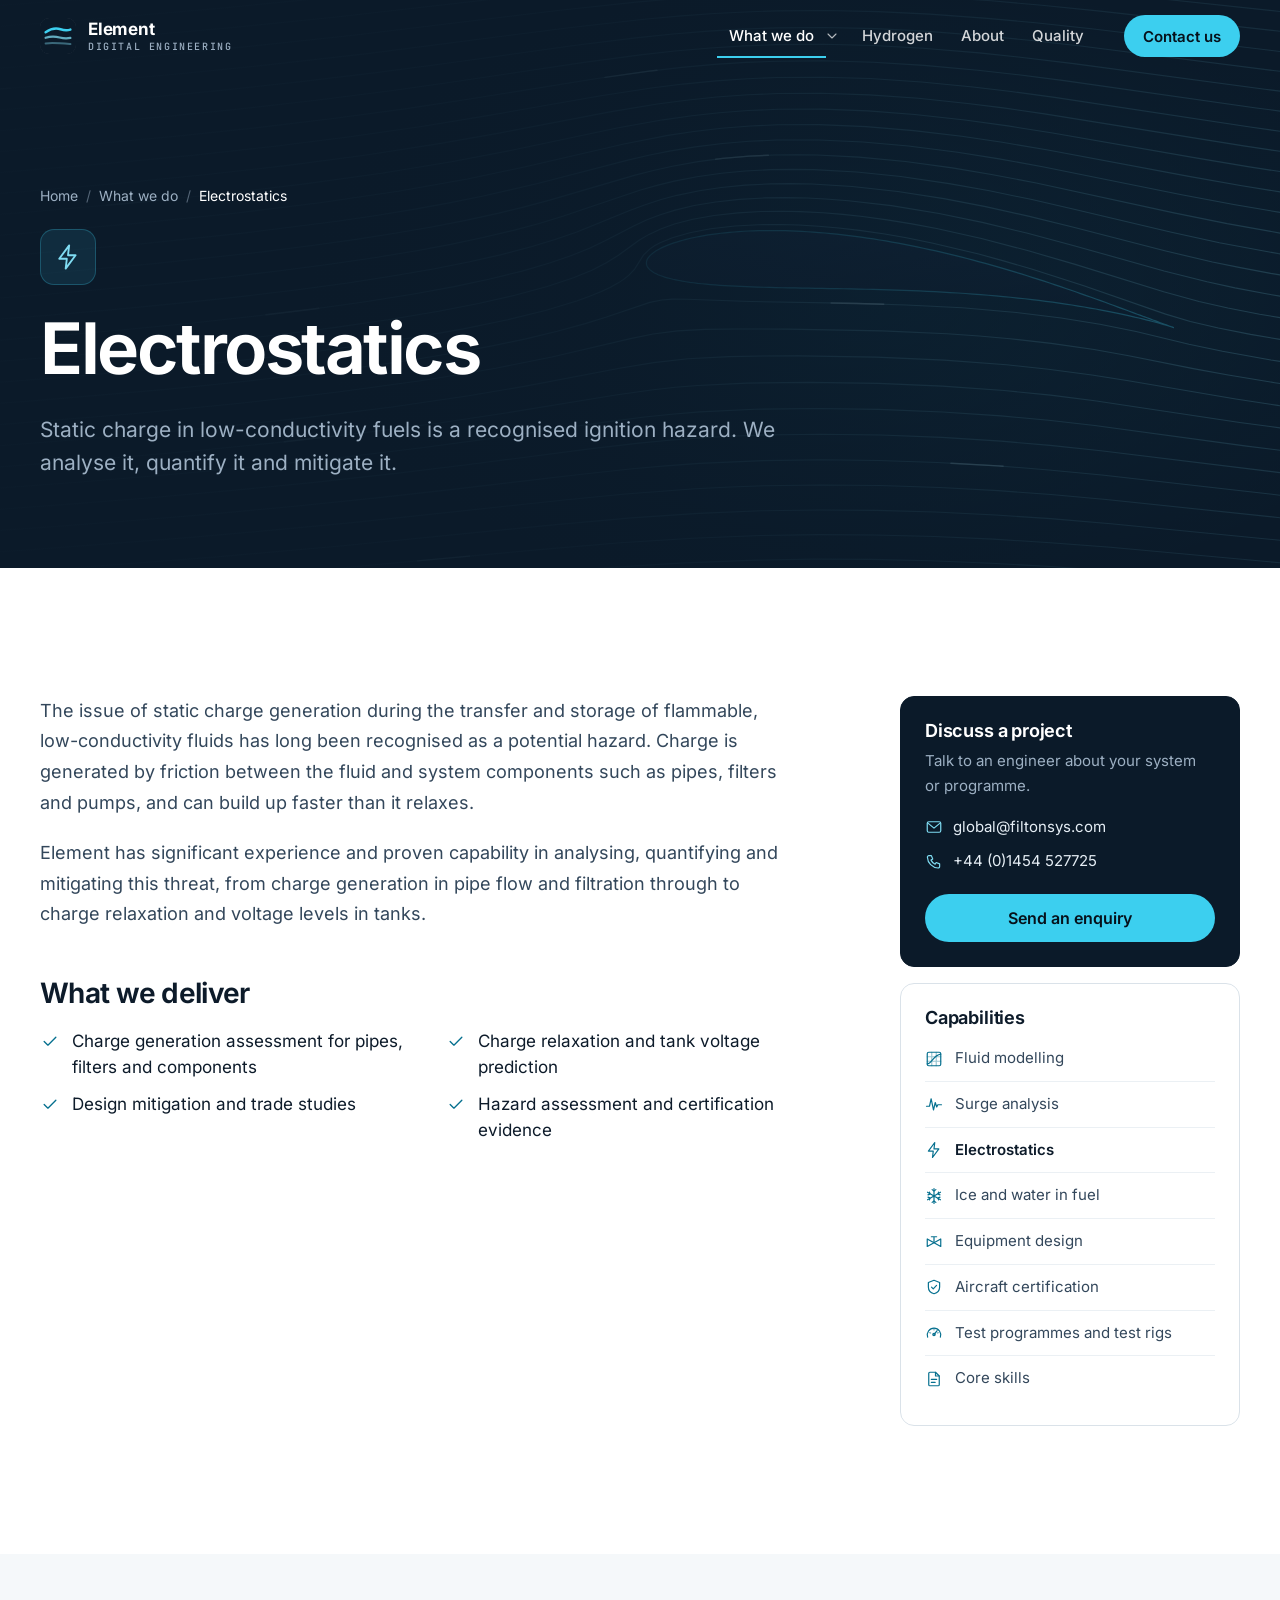
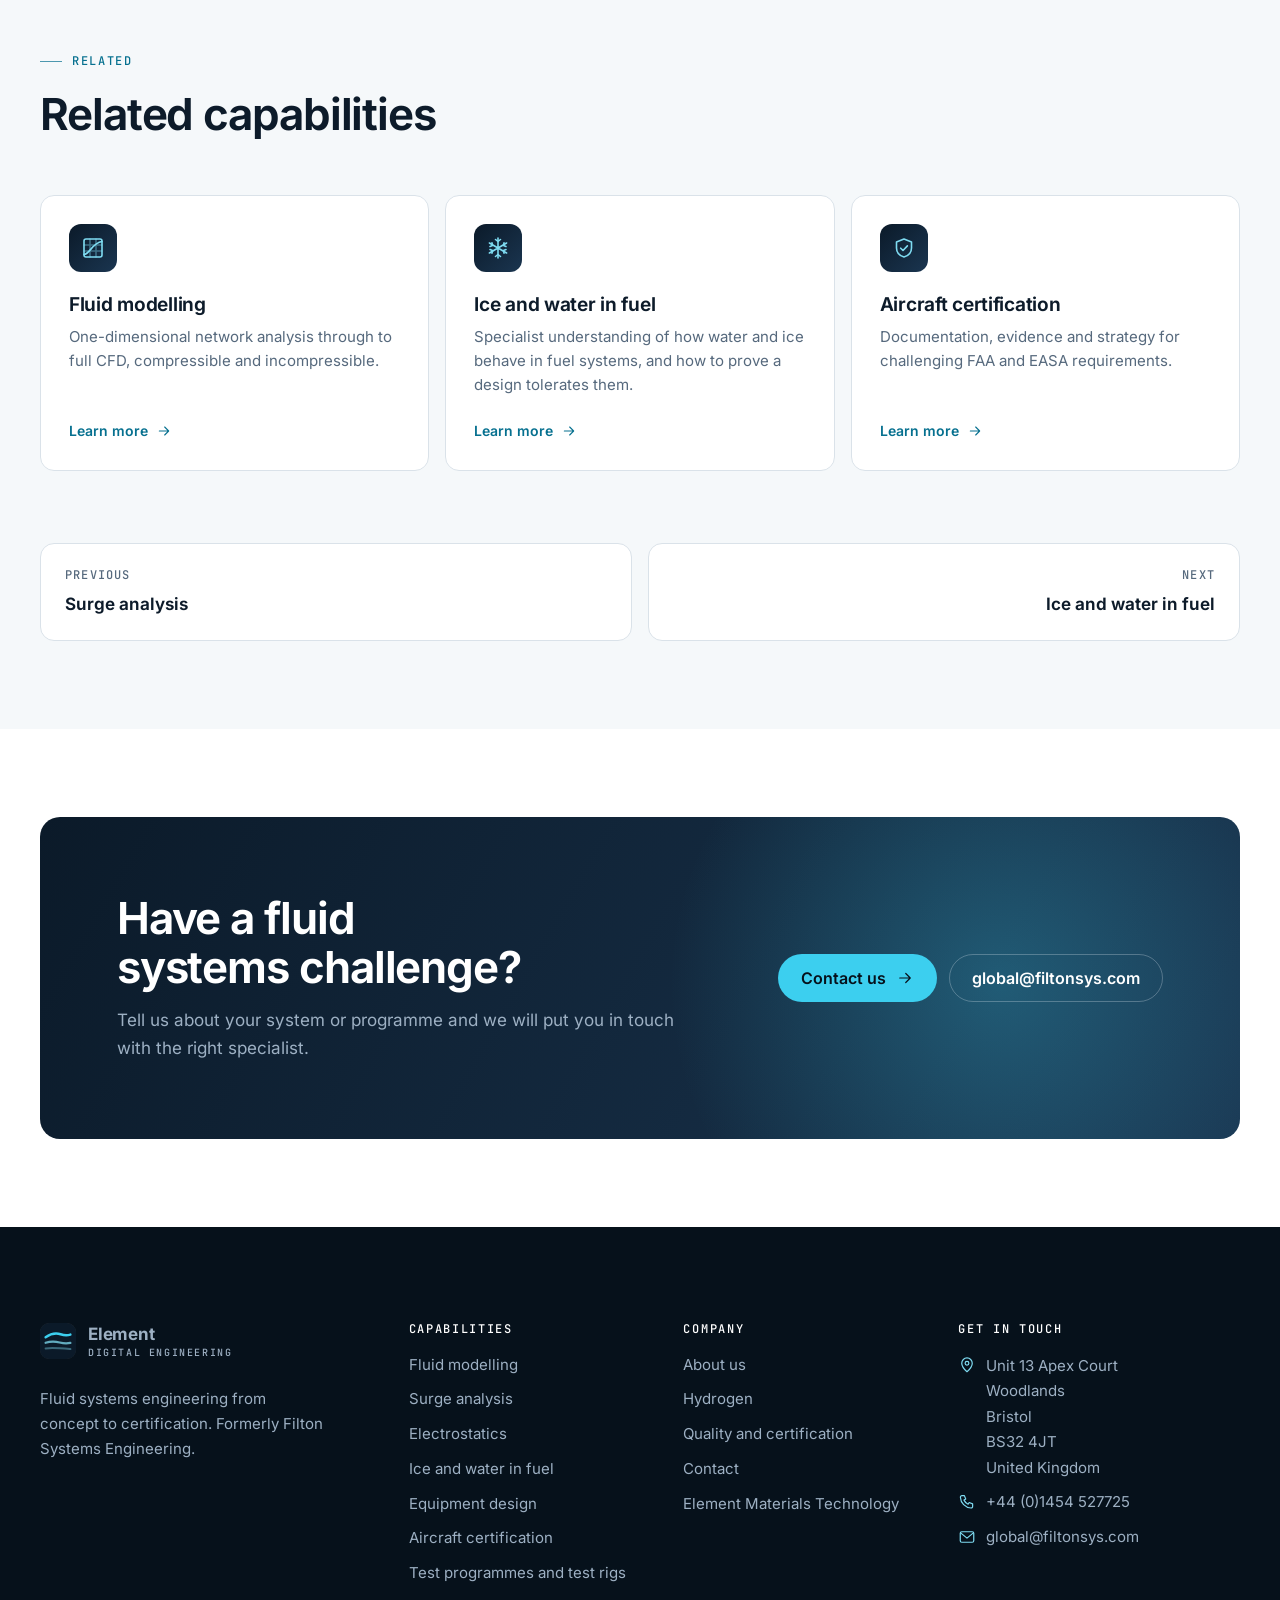
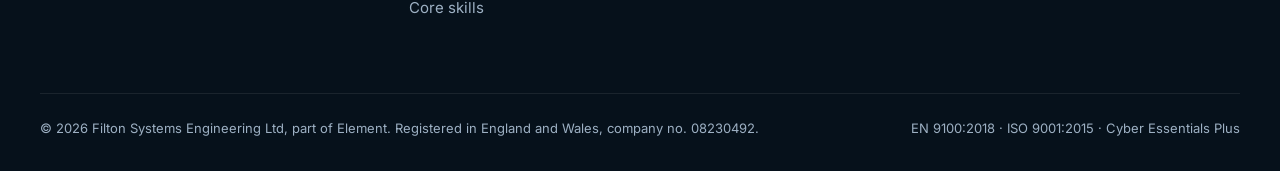
<file: filtonsys-website/public/what-we-do/electro-statics/index.html>
<!doctype html>
<html lang="en-GB">
<head>
<meta charset="utf-8">
<meta name="viewport" content="width=device-width, initial-scale=1">
<title>Electrostatics | Element Digital Engineering</title>
<meta name="description" content="Analysing, quantifying and mitigating static charge in flammable, low-conductivity fluids.">
<link rel="canonical" href="https://filtonsys.com/what-we-do/electro-statics/">
<meta name="theme-color" content="#0b1a29">
<meta property="og:type" content="website">
<meta property="og:site_name" content="Element Digital Engineering">
<meta property="og:title" content="Electrostatics | Element Digital Engineering">
<meta property="og:description" content="Analysing, quantifying and mitigating static charge in flammable, low-conductivity fluids.">
<meta property="og:url" content="https://filtonsys.com/what-we-do/electro-statics/">
<meta property="og:image" content="https://filtonsys.com/assets/img/og.png">
<meta property="og:locale" content="en_GB">
<meta name="twitter:card" content="summary_large_image">
<link rel="icon" href="../../assets/img/favicon.svg" type="image/svg+xml">
<link rel="apple-touch-icon" href="../../assets/img/apple-touch-icon.png">
<link rel="preload" href="../../assets/fonts/inter-latin-wght.woff2" as="font" type="font/woff2" crossorigin>
<link rel="stylesheet" href="../../assets/css/styles.css?v=b4b4e66543">
<script>document.documentElement.classList.add("js")</script>
<script src="../../assets/js/main.js?v=9be0db458e" defer></script>
<script type="application/ld+json">{"@context": "https://schema.org", "@type": "BreadcrumbList", "itemListElement": [{"@type": "ListItem", "position": 1, "name": "Home", "item": "https://filtonsys.com/"}, {"@type": "ListItem", "position": 2, "name": "What we do", "item": "https://filtonsys.com/what-we-do/"}, {"@type": "ListItem", "position": 3, "name": "Electrostatics", "item": "https://filtonsys.com/what-we-do/electro-statics/"}]}</script>
</head>
<body>
<a class="skip" href="#main">Skip to content</a>
<header class="site-header" data-header>
  <div class="container header-inner">
    <a class="brand" href="../../"><svg class="brand-mark" viewBox="0 0 32 32" aria-hidden="true" focusable="false"><rect width="32" height="32" rx="8" fill="#0B1A29"/><path d="M5 12.6c4.8-3.3 9.6-3.8 13.3-2.6 3.1 1 5.8 1.2 8.7.3" stroke="#3CCFEF" stroke-width="2.2" fill="none" stroke-linecap="round"/><path d="M5 17.6c4.8-1.7 8.8-1.3 12.5-.3 3.4.9 6.5 1 9.5.4" stroke="#7FDCF2" stroke-opacity=".75" stroke-width="2" fill="none" stroke-linecap="round"/><path d="M5 22.6c6-.9 11.2-.4 22 .6" stroke="#7FDCF2" stroke-opacity=".4" stroke-width="1.8" fill="none" stroke-linecap="round"/></svg><span class="brand-text"><strong>Element</strong><span>Digital Engineering</span></span><span class="sr-only"> home</span></a>
    <nav class="nav" aria-label="Main">
      <button class="nav-toggle" type="button" aria-expanded="false" aria-controls="nav-menu"><span class="sr-only">Open menu</span><svg class="icon icon-menu" viewBox="0 0 24 24" aria-hidden="true" focusable="false"><path d="M4 7h16M4 12h16M4 17h16"/></svg><svg class="icon icon-close" viewBox="0 0 24 24" aria-hidden="true" focusable="false"><path d="M6 6l12 12M18 6 6 18"/></svg></button>
      <div class="nav-menu" id="nav-menu">
        <ul class="nav-list">
          <li class="has-sub">
            <a class="nav-link is-active" href="../../what-we-do/">What we do</a>
            <button class="sub-toggle" type="button" aria-expanded="false" aria-controls="sub-capabilities"><span class="sr-only">Show capabilities</span><svg class="icon" viewBox="0 0 24 24" aria-hidden="true" focusable="false"><path d="m6 9 6 6 6-6"/></svg></button>
            <div class="sub" id="sub-capabilities">
              <ul class="sub-grid"><li><a href="../../what-we-do/fluid-modelling/"><svg class="icon" viewBox="0 0 24 24" aria-hidden="true" focusable="false"><rect x="3" y="3" width="18" height="18" rx="2"/><path d="M3 9h18M3 15h18M9 3v18M15 3v18" opacity=".4"/><path d="M3 18.5C9 18 11 7 21 5.5"/></svg><span><strong>Fluid modelling</strong><span>One-dimensional network analysis through to full CFD, compressible and incompressible.</span></span></a></li><li><a href="../../what-we-do/surge-analysis/"><svg class="icon" viewBox="0 0 24 24" aria-hidden="true" focusable="false"><path d="M2 15h4l2.2-10 3.1 15 2.4-10 1.9 6 1.5-3H22"/></svg><span><strong>Surge analysis</strong><span>Predicting transient pressures that can reach several times normal operating pressure, and designing them out.</span></span></a></li><li><a href="../../what-we-do/electro-statics/"><svg class="icon" viewBox="0 0 24 24" aria-hidden="true" focusable="false"><path d="M13 2 4.5 13.5H11L10 22l8.5-11.5H12L13 2z"/></svg><span><strong>Electrostatics</strong><span>Analysing, quantifying and mitigating static charge in flammable, low-conductivity fluids.</span></span></a></li><li><a href="../../what-we-do/ice-and-water-in-fuel/"><svg class="icon" viewBox="0 0 24 24" aria-hidden="true" focusable="false"><path d="M12 2v20M3.4 7l17.2 10M20.6 7 3.4 17"/><path d="m9.5 3.5 2.5 2 2.5-2M9.5 20.5l2.5-2 2.5 2M4 10.5l2.5-1-.5-2.7M20 13.5l-2.5 1 .5 2.7M4 13.5l2.5 1-.5 2.7M20 10.5l-2.5-1 .5-2.7"/></svg><span><strong>Ice and water in fuel</strong><span>Specialist understanding of how water and ice behave in fuel systems, and how to prove a design tolerates them.</span></span></a></li><li><a href="../../what-we-do/equipment-design/"><svg class="icon" viewBox="0 0 24 24" aria-hidden="true" focusable="false"><path d="M3 8v10l9-5-9-5zM21 8v10l-9-5 9-5z"/><path d="M12 13V5M8.5 5h7"/></svg><span><strong>Equipment design</strong><span>Fluid mechanical equipment defined with its system-level impact in mind, from concept to manufacture.</span></span></a></li><li><a href="../../what-we-do/certification/"><svg class="icon" viewBox="0 0 24 24" aria-hidden="true" focusable="false"><path d="M12 3 4.5 6v6c0 4.6 3.2 7.8 7.5 9 4.3-1.2 7.5-4.4 7.5-9V6L12 3z"/><path d="m8.7 12.2 2.3 2.3 4.4-4.6"/></svg><span><strong>Aircraft certification</strong><span>Documentation, evidence and strategy for challenging FAA and EASA requirements.</span></span></a></li><li><a href="../../what-we-do/testing/"><svg class="icon" viewBox="0 0 24 24" aria-hidden="true" focusable="false"><path d="M3.5 17.5a9 9 0 1 1 17 0"/><path d="m12 14 4.2-5.2"/><circle cx="12" cy="14" r="1.6"/><path d="M6.3 11.5l1.2.6M12 6.5V8M17.7 11.5l-1.2.6" opacity=".6"/></svg><span><strong>Test programmes and test rigs</strong><span>Every aspect of fluid systems and equipment test programmes, from requirements to final report.</span></span></a></li><li><a href="../../what-we-do/skills/"><svg class="icon" viewBox="0 0 24 24" aria-hidden="true" focusable="false"><path d="M14 3H6.5A1.5 1.5 0 0 0 5 4.5v15A1.5 1.5 0 0 0 6.5 21h11a1.5 1.5 0 0 0 1.5-1.5V8l-5-5z"/><path d="M14 3v5h5M8.5 12.5h7M8.5 16.5h5"/></svg><span><strong>Core skills</strong><span>The engineering disciplines and technical writing behind a complete project solution.</span></span></a></li></ul>
              <div class="sub-foot"><span class="muted">Fluid systems engineering from concept to certification.</span><a href="../../what-we-do/">All capabilities</a></div>
            </div>
          </li>
          <li><a class="nav-link" href="../../hydrogen/">Hydrogen</a></li>
          <li><a class="nav-link" href="../../about/">About</a></li>
          <li><a class="nav-link" href="../../en9100-quality-certificate-and-cyber-essentials-plus/">Quality</a></li>
        </ul>
        <a class="btn btn-primary nav-cta" href="../../contact/">Contact us</a>
      </div>
    </nav>
  </div>
</header>
<main id="main">
<section class="hero hero--page on-dark">
  <img class="hero-art" src="../../assets/img/flow.svg" alt="" width="1600" height="900">
  <div class="hero-shade"></div>
  <div class="container">
    <nav aria-label="Breadcrumb"><ol class="crumbs"><li><a href="../../">Home</a></li><li><a href="../../what-we-do/">What we do</a></li><li><span aria-current="page">Electrostatics</span></li></ol></nav>
    <div class="hero-icon"><svg class="icon" viewBox="0 0 24 24" aria-hidden="true" focusable="false"><path d="M13 2 4.5 13.5H11L10 22l8.5-11.5H12L13 2z"/></svg></div>
    <h1>Electrostatics</h1>
    <p class="lead">Static charge in low-conductivity fuels is a recognised ignition hazard. We analyse it, quantify it and mitigate it.</p>
    
    
  </div>
</section>
<section class="section">
  <div class="container service-layout">
    <article class="service-body">
      <div class="prose"><p>The issue of static charge generation during the transfer and storage of flammable, low-conductivity fluids has long been recognised as a potential hazard. Charge is generated by friction between the fluid and system components such as pipes, filters and pumps, and can build up faster than it relaxes.</p><p>Element has significant experience and proven capability in analysing, quantifying and mitigating this threat, from charge generation in pipe flow and filtration through to charge relaxation and voltage levels in tanks.</p></div>
      <h2>What we deliver</h2><ul class="checklist"><li><svg class="icon" viewBox="0 0 24 24" aria-hidden="true" focusable="false"><path d="m5 12.5 4.5 4.5L19 7.5"/></svg><span>Charge generation assessment for pipes, filters and components</span></li><li><svg class="icon" viewBox="0 0 24 24" aria-hidden="true" focusable="false"><path d="m5 12.5 4.5 4.5L19 7.5"/></svg><span>Charge relaxation and tank voltage prediction</span></li><li><svg class="icon" viewBox="0 0 24 24" aria-hidden="true" focusable="false"><path d="m5 12.5 4.5 4.5L19 7.5"/></svg><span>Design mitigation and trade studies</span></li><li><svg class="icon" viewBox="0 0 24 24" aria-hidden="true" focusable="false"><path d="m5 12.5 4.5 4.5L19 7.5"/></svg><span>Hazard assessment and certification evidence</span></li></ul>
    </article>
    <aside class="aside" aria-label="Enquiries and other capabilities">
      <div class="aside-card aside-card--dark on-dark">
        <h2>Discuss a project</h2>
        <p>Talk to an engineer about your system or programme.</p>
        <ul class="aside-contact">
          <li><a href="mailto:global@filtonsys.com"><svg class="icon" viewBox="0 0 24 24" aria-hidden="true" focusable="false"><rect x="3" y="5" width="18" height="14" rx="2"/><path d="m3.5 6.5 8.5 7 8.5-7"/></svg>global@filtonsys.com</a></li>
          <li><a href="tel:+441454527725"><svg class="icon" viewBox="0 0 24 24" aria-hidden="true" focusable="false"><path d="M5.2 3.5h3.3l1.8 4.6-2.3 1.4a11.5 11.5 0 0 0 5.5 5.5l1.4-2.3 4.6 1.8v3.3A2 2 0 0 1 17.4 20 15 15 0 0 1 3.2 5.6a2 2 0 0 1 2-2.1z"/></svg>+44 (0)1454 527725</a></li>
        </ul>
        <a class="btn btn-primary" href="../../contact/">Send an enquiry</a>
      </div>
      <div class="aside-card">
        <h2>Capabilities</h2>
        <ul class="aside-nav"><li><a href="../../what-we-do/fluid-modelling/"><svg class="icon" viewBox="0 0 24 24" aria-hidden="true" focusable="false"><rect x="3" y="3" width="18" height="18" rx="2"/><path d="M3 9h18M3 15h18M9 3v18M15 3v18" opacity=".4"/><path d="M3 18.5C9 18 11 7 21 5.5"/></svg>Fluid modelling</a></li><li><a href="../../what-we-do/surge-analysis/"><svg class="icon" viewBox="0 0 24 24" aria-hidden="true" focusable="false"><path d="M2 15h4l2.2-10 3.1 15 2.4-10 1.9 6 1.5-3H22"/></svg>Surge analysis</a></li><li><a href="../../what-we-do/electro-statics/" aria-current="page"><svg class="icon" viewBox="0 0 24 24" aria-hidden="true" focusable="false"><path d="M13 2 4.5 13.5H11L10 22l8.5-11.5H12L13 2z"/></svg>Electrostatics</a></li><li><a href="../../what-we-do/ice-and-water-in-fuel/"><svg class="icon" viewBox="0 0 24 24" aria-hidden="true" focusable="false"><path d="M12 2v20M3.4 7l17.2 10M20.6 7 3.4 17"/><path d="m9.5 3.5 2.5 2 2.5-2M9.5 20.5l2.5-2 2.5 2M4 10.5l2.5-1-.5-2.7M20 13.5l-2.5 1 .5 2.7M4 13.5l2.5 1-.5 2.7M20 10.5l-2.5-1 .5-2.7"/></svg>Ice and water in fuel</a></li><li><a href="../../what-we-do/equipment-design/"><svg class="icon" viewBox="0 0 24 24" aria-hidden="true" focusable="false"><path d="M3 8v10l9-5-9-5zM21 8v10l-9-5 9-5z"/><path d="M12 13V5M8.5 5h7"/></svg>Equipment design</a></li><li><a href="../../what-we-do/certification/"><svg class="icon" viewBox="0 0 24 24" aria-hidden="true" focusable="false"><path d="M12 3 4.5 6v6c0 4.6 3.2 7.8 7.5 9 4.3-1.2 7.5-4.4 7.5-9V6L12 3z"/><path d="m8.7 12.2 2.3 2.3 4.4-4.6"/></svg>Aircraft certification</a></li><li><a href="../../what-we-do/testing/"><svg class="icon" viewBox="0 0 24 24" aria-hidden="true" focusable="false"><path d="M3.5 17.5a9 9 0 1 1 17 0"/><path d="m12 14 4.2-5.2"/><circle cx="12" cy="14" r="1.6"/><path d="M6.3 11.5l1.2.6M12 6.5V8M17.7 11.5l-1.2.6" opacity=".6"/></svg>Test programmes and test rigs</a></li><li><a href="../../what-we-do/skills/"><svg class="icon" viewBox="0 0 24 24" aria-hidden="true" focusable="false"><path d="M14 3H6.5A1.5 1.5 0 0 0 5 4.5v15A1.5 1.5 0 0 0 6.5 21h11a1.5 1.5 0 0 0 1.5-1.5V8l-5-5z"/><path d="M14 3v5h5M8.5 12.5h7M8.5 16.5h5"/></svg>Core skills</a></li></ul>
      </div>
    </aside>
  </div>
</section>
<section class="section section--tint section--tight">
  <div class="container">
    <div class="section-head"><div><p class="eyebrow">Related</p><h2>Related capabilities</h2></div></div>
    <ul class="card-grid card-grid--3" data-reveal-group><li><a class="card" href="../../what-we-do/fluid-modelling/">
  <span class="card-icon"><svg class="icon" viewBox="0 0 24 24" aria-hidden="true" focusable="false"><rect x="3" y="3" width="18" height="18" rx="2"/><path d="M3 9h18M3 15h18M9 3v18M15 3v18" opacity=".4"/><path d="M3 18.5C9 18 11 7 21 5.5"/></svg></span>
  <h3>Fluid modelling</h3>
  <p>One-dimensional network analysis through to full CFD, compressible and incompressible.</p>
  <span class="card-more">Learn more <svg class="icon" viewBox="0 0 24 24" aria-hidden="true" focusable="false"><path d="M5 12h14M13 6l6 6-6 6"/></svg></span>
</a></li><li><a class="card" href="../../what-we-do/ice-and-water-in-fuel/">
  <span class="card-icon"><svg class="icon" viewBox="0 0 24 24" aria-hidden="true" focusable="false"><path d="M12 2v20M3.4 7l17.2 10M20.6 7 3.4 17"/><path d="m9.5 3.5 2.5 2 2.5-2M9.5 20.5l2.5-2 2.5 2M4 10.5l2.5-1-.5-2.7M20 13.5l-2.5 1 .5 2.7M4 13.5l2.5 1-.5 2.7M20 10.5l-2.5-1 .5-2.7"/></svg></span>
  <h3>Ice and water in fuel</h3>
  <p>Specialist understanding of how water and ice behave in fuel systems, and how to prove a design tolerates them.</p>
  <span class="card-more">Learn more <svg class="icon" viewBox="0 0 24 24" aria-hidden="true" focusable="false"><path d="M5 12h14M13 6l6 6-6 6"/></svg></span>
</a></li><li><a class="card" href="../../what-we-do/certification/">
  <span class="card-icon"><svg class="icon" viewBox="0 0 24 24" aria-hidden="true" focusable="false"><path d="M12 3 4.5 6v6c0 4.6 3.2 7.8 7.5 9 4.3-1.2 7.5-4.4 7.5-9V6L12 3z"/><path d="m8.7 12.2 2.3 2.3 4.4-4.6"/></svg></span>
  <h3>Aircraft certification</h3>
  <p>Documentation, evidence and strategy for challenging FAA and EASA requirements.</p>
  <span class="card-more">Learn more <svg class="icon" viewBox="0 0 24 24" aria-hidden="true" focusable="false"><path d="M5 12h14M13 6l6 6-6 6"/></svg></span>
</a></li></ul>
    <nav class="pager mt-l" aria-label="More capabilities"><a class="prev" href="../../what-we-do/surge-analysis/"><small>Previous</small><strong>Surge analysis</strong></a><a class="next" href="../../what-we-do/ice-and-water-in-fuel/"><small>Next</small><strong>Ice and water in fuel</strong></a></nav>
  </div>
</section>
<section class="section section--tight">
  <div class="container">
    <div class="cta on-dark" data-reveal>
      <div><h2>Have a fluid systems challenge?</h2><p>Tell us about your system or programme and we will put you in touch with the right specialist.</p></div>
      <div class="actions">
        <a class="btn btn-primary" href="../../contact/">Contact us <svg class="icon" viewBox="0 0 24 24" aria-hidden="true" focusable="false"><path d="M5 12h14M13 6l6 6-6 6"/></svg></a>
        <a class="btn btn-ghost" href="mailto:global@filtonsys.com">global@filtonsys.com</a>
      </div>
    </div>
  </div>
</section>
</main>
<footer class="site-footer on-dark">
  <div class="container">
    <div class="footer-grid">
      <div class="footer-about">
        <a class="brand" href="../../"><svg class="brand-mark" viewBox="0 0 32 32" aria-hidden="true" focusable="false"><rect width="32" height="32" rx="8" fill="#0B1A29"/><path d="M5 12.6c4.8-3.3 9.6-3.8 13.3-2.6 3.1 1 5.8 1.2 8.7.3" stroke="#3CCFEF" stroke-width="2.2" fill="none" stroke-linecap="round"/><path d="M5 17.6c4.8-1.7 8.8-1.3 12.5-.3 3.4.9 6.5 1 9.5.4" stroke="#7FDCF2" stroke-opacity=".75" stroke-width="2" fill="none" stroke-linecap="round"/><path d="M5 22.6c6-.9 11.2-.4 22 .6" stroke="#7FDCF2" stroke-opacity=".4" stroke-width="1.8" fill="none" stroke-linecap="round"/></svg><span class="brand-text"><strong>Element</strong><span>Digital Engineering</span></span><span class="sr-only"> home</span></a>
        <p>Fluid systems engineering from concept to certification. Formerly Filton Systems Engineering.</p>
      </div>
      <nav aria-labelledby="footer-caps"><h2 id="footer-caps">Capabilities</h2><ul><li><a href="../../what-we-do/fluid-modelling/">Fluid modelling</a></li><li><a href="../../what-we-do/surge-analysis/">Surge analysis</a></li><li><a href="../../what-we-do/electro-statics/">Electrostatics</a></li><li><a href="../../what-we-do/ice-and-water-in-fuel/">Ice and water in fuel</a></li><li><a href="../../what-we-do/equipment-design/">Equipment design</a></li><li><a href="../../what-we-do/certification/">Aircraft certification</a></li><li><a href="../../what-we-do/testing/">Test programmes and test rigs</a></li><li><a href="../../what-we-do/skills/">Core skills</a></li></ul></nav>
      <nav aria-labelledby="footer-company"><h2 id="footer-company">Company</h2><ul>
        <li><a href="../../about/">About us</a></li>
        <li><a href="../../hydrogen/">Hydrogen</a></li>
        <li><a href="../../en9100-quality-certificate-and-cyber-essentials-plus/">Quality and certification</a></li>
        <li><a href="../../contact/">Contact</a></li>
        <li><a href="https://www.element.com" rel="noopener">Element Materials Technology</a></li>
      </ul></nav>
      <div><h2>Get in touch</h2><ul class="footer-contact">
        <li><svg class="icon" viewBox="0 0 24 24" aria-hidden="true" focusable="false"><path d="M12 21s-7-6.1-7-11.4a7 7 0 0 1 14 0C19 14.9 12 21 12 21z"/><circle cx="12" cy="9.6" r="2.5"/></svg><address>Unit 13 Apex Court<br>Woodlands<br>Bristol<br>BS32 4JT<br>United Kingdom</address></li>
        <li><svg class="icon" viewBox="0 0 24 24" aria-hidden="true" focusable="false"><path d="M5.2 3.5h3.3l1.8 4.6-2.3 1.4a11.5 11.5 0 0 0 5.5 5.5l1.4-2.3 4.6 1.8v3.3A2 2 0 0 1 17.4 20 15 15 0 0 1 3.2 5.6a2 2 0 0 1 2-2.1z"/></svg><a href="tel:+441454527725">+44 (0)1454 527725</a></li>
        <li><svg class="icon" viewBox="0 0 24 24" aria-hidden="true" focusable="false"><rect x="3" y="5" width="18" height="14" rx="2"/><path d="m3.5 6.5 8.5 7 8.5-7"/></svg><a href="mailto:global@filtonsys.com">global@filtonsys.com</a></li>
      </ul></div>
    </div>
    <div class="footer-bottom">
      <p>&copy; <span data-year>2026</span> Filton Systems Engineering Ltd, part of Element. Registered in England and Wales, company no. 08230492.</p>
      <p>EN 9100:2018 &middot; ISO 9001:2015 &middot; Cyber Essentials Plus</p>
    </div>
  </div>
</footer>
</body>
</html>
</file>
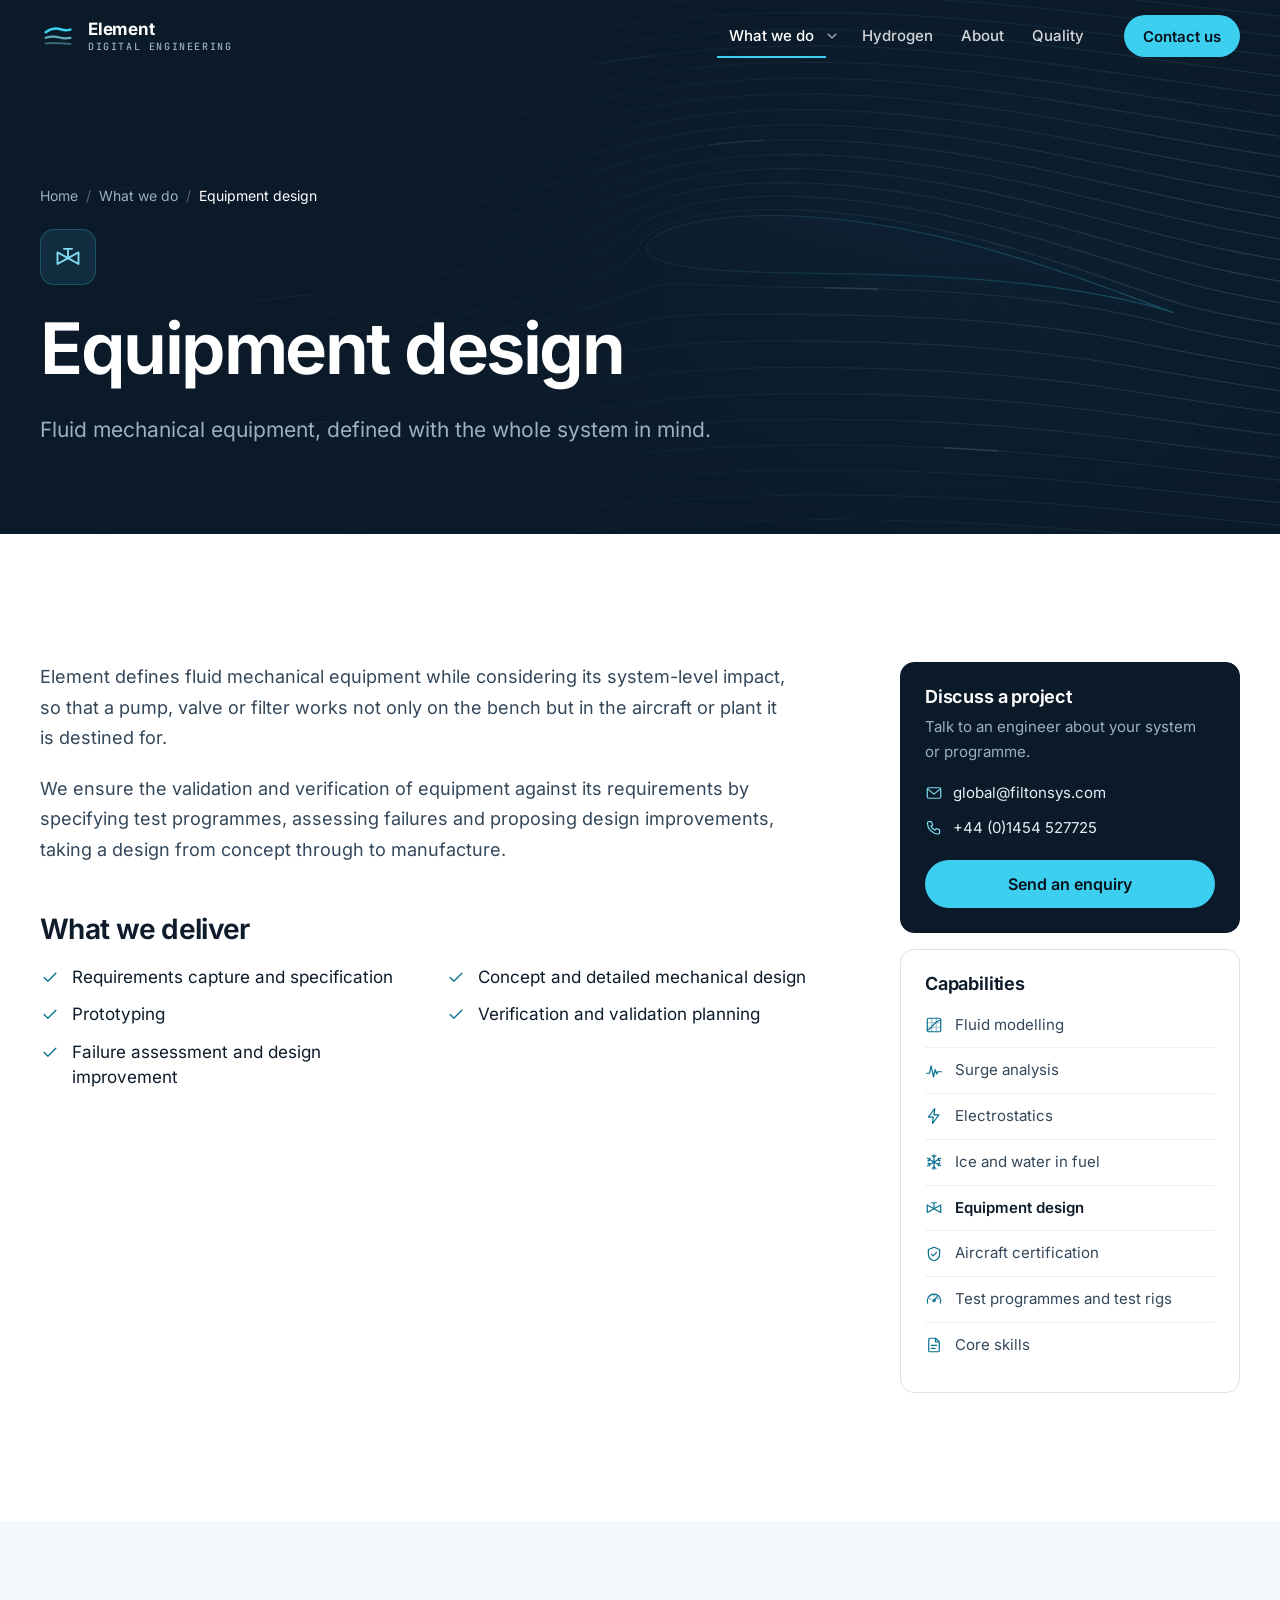
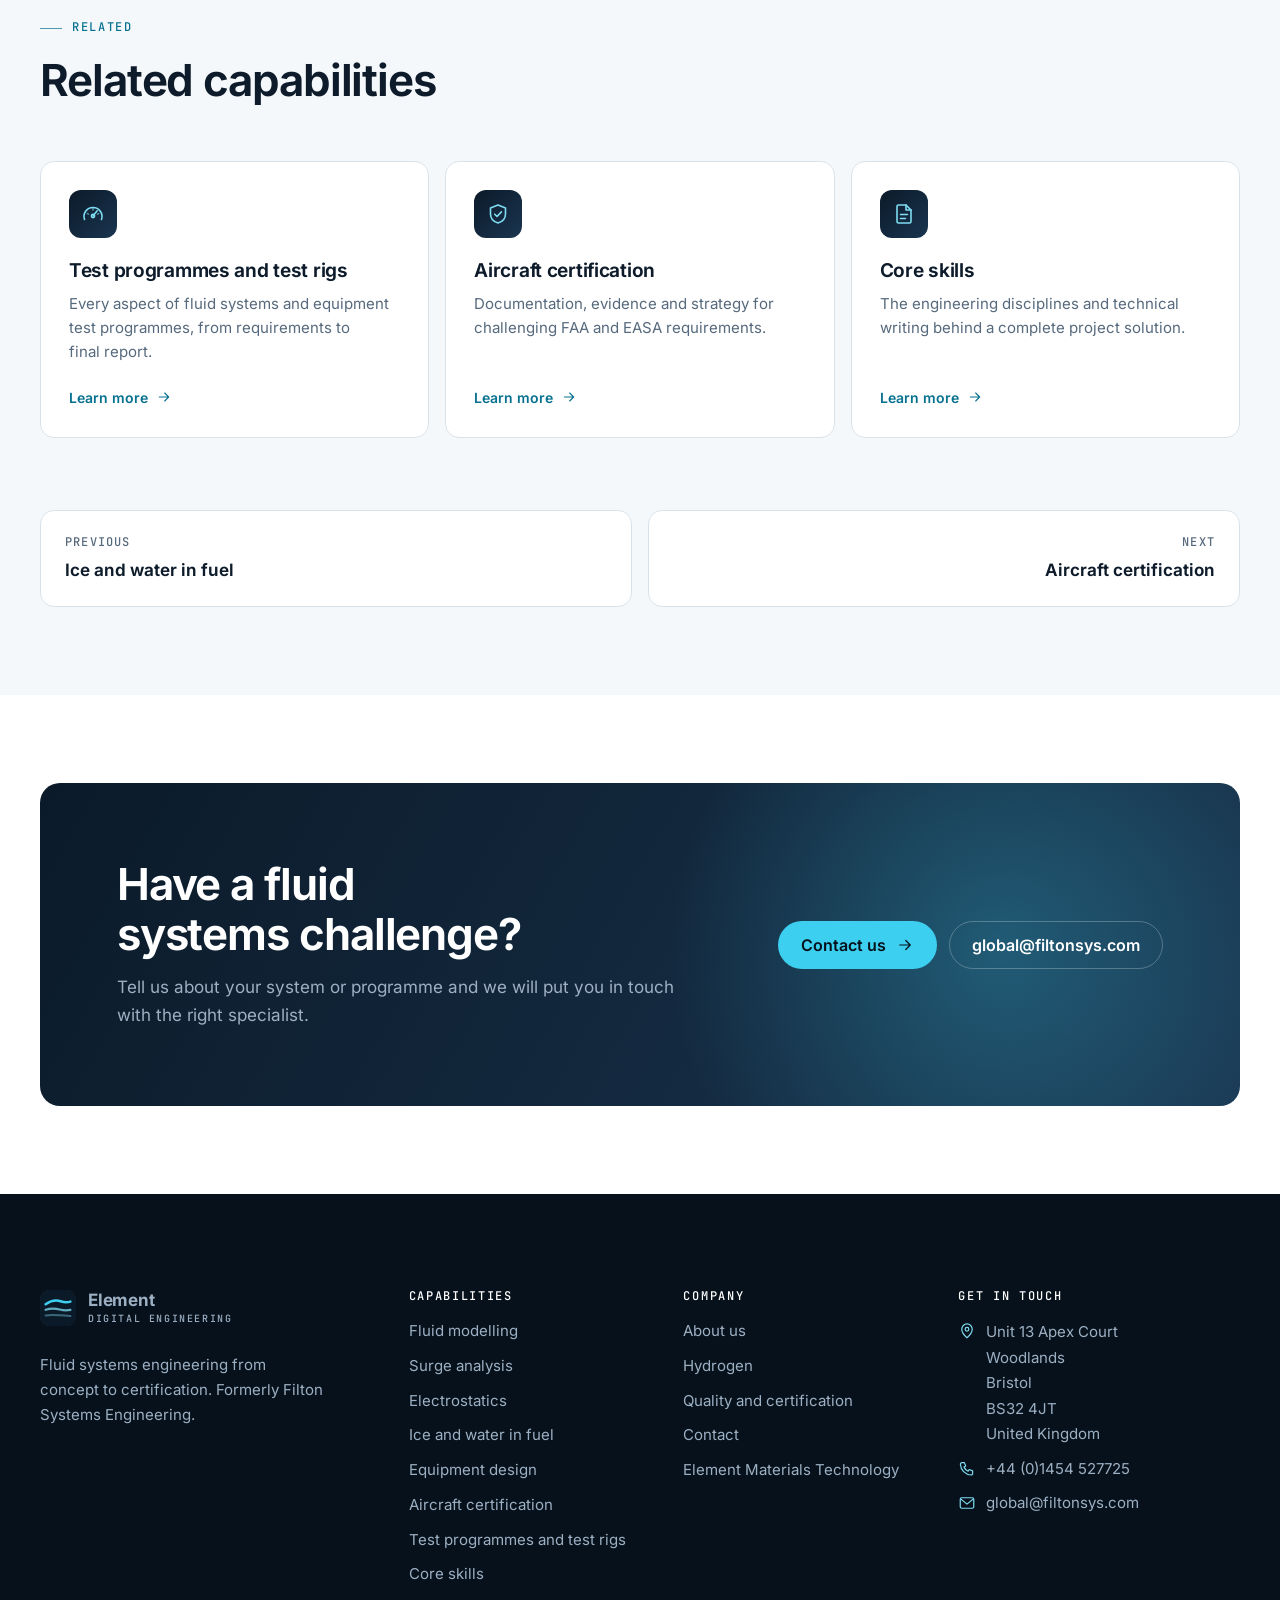
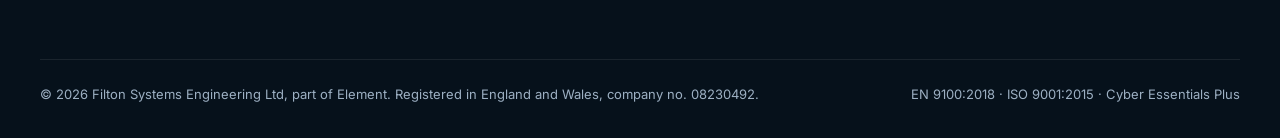
<file: filtonsys-website/public/what-we-do/equipment-design/index.html>
<!doctype html>
<html lang="en-GB">
<head>
<meta charset="utf-8">
<meta name="viewport" content="width=device-width, initial-scale=1">
<title>Equipment design | Element Digital Engineering</title>
<meta name="description" content="Fluid mechanical equipment defined with its system-level impact in mind, from concept to manufacture.">
<link rel="canonical" href="https://filtonsys.com/what-we-do/equipment-design/">
<meta name="theme-color" content="#0b1a29">
<meta property="og:type" content="website">
<meta property="og:site_name" content="Element Digital Engineering">
<meta property="og:title" content="Equipment design | Element Digital Engineering">
<meta property="og:description" content="Fluid mechanical equipment defined with its system-level impact in mind, from concept to manufacture.">
<meta property="og:url" content="https://filtonsys.com/what-we-do/equipment-design/">
<meta property="og:image" content="https://filtonsys.com/assets/img/og.png">
<meta property="og:locale" content="en_GB">
<meta name="twitter:card" content="summary_large_image">
<link rel="icon" href="../../assets/img/favicon.svg" type="image/svg+xml">
<link rel="apple-touch-icon" href="../../assets/img/apple-touch-icon.png">
<link rel="preload" href="../../assets/fonts/inter-latin-wght.woff2" as="font" type="font/woff2" crossorigin>
<link rel="stylesheet" href="../../assets/css/styles.css?v=b4b4e66543">
<script>document.documentElement.classList.add("js")</script>
<script src="../../assets/js/main.js?v=9be0db458e" defer></script>
<script type="application/ld+json">{"@context": "https://schema.org", "@type": "BreadcrumbList", "itemListElement": [{"@type": "ListItem", "position": 1, "name": "Home", "item": "https://filtonsys.com/"}, {"@type": "ListItem", "position": 2, "name": "What we do", "item": "https://filtonsys.com/what-we-do/"}, {"@type": "ListItem", "position": 3, "name": "Equipment design", "item": "https://filtonsys.com/what-we-do/equipment-design/"}]}</script>
</head>
<body>
<a class="skip" href="#main">Skip to content</a>
<header class="site-header" data-header>
  <div class="container header-inner">
    <a class="brand" href="../../"><svg class="brand-mark" viewBox="0 0 32 32" aria-hidden="true" focusable="false"><rect width="32" height="32" rx="8" fill="#0B1A29"/><path d="M5 12.6c4.8-3.3 9.6-3.8 13.3-2.6 3.1 1 5.8 1.2 8.7.3" stroke="#3CCFEF" stroke-width="2.2" fill="none" stroke-linecap="round"/><path d="M5 17.6c4.8-1.7 8.8-1.3 12.5-.3 3.4.9 6.5 1 9.5.4" stroke="#7FDCF2" stroke-opacity=".75" stroke-width="2" fill="none" stroke-linecap="round"/><path d="M5 22.6c6-.9 11.2-.4 22 .6" stroke="#7FDCF2" stroke-opacity=".4" stroke-width="1.8" fill="none" stroke-linecap="round"/></svg><span class="brand-text"><strong>Element</strong><span>Digital Engineering</span></span><span class="sr-only"> home</span></a>
    <nav class="nav" aria-label="Main">
      <button class="nav-toggle" type="button" aria-expanded="false" aria-controls="nav-menu"><span class="sr-only">Open menu</span><svg class="icon icon-menu" viewBox="0 0 24 24" aria-hidden="true" focusable="false"><path d="M4 7h16M4 12h16M4 17h16"/></svg><svg class="icon icon-close" viewBox="0 0 24 24" aria-hidden="true" focusable="false"><path d="M6 6l12 12M18 6 6 18"/></svg></button>
      <div class="nav-menu" id="nav-menu">
        <ul class="nav-list">
          <li class="has-sub">
            <a class="nav-link is-active" href="../../what-we-do/">What we do</a>
            <button class="sub-toggle" type="button" aria-expanded="false" aria-controls="sub-capabilities"><span class="sr-only">Show capabilities</span><svg class="icon" viewBox="0 0 24 24" aria-hidden="true" focusable="false"><path d="m6 9 6 6 6-6"/></svg></button>
            <div class="sub" id="sub-capabilities">
              <ul class="sub-grid"><li><a href="../../what-we-do/fluid-modelling/"><svg class="icon" viewBox="0 0 24 24" aria-hidden="true" focusable="false"><rect x="3" y="3" width="18" height="18" rx="2"/><path d="M3 9h18M3 15h18M9 3v18M15 3v18" opacity=".4"/><path d="M3 18.5C9 18 11 7 21 5.5"/></svg><span><strong>Fluid modelling</strong><span>One-dimensional network analysis through to full CFD, compressible and incompressible.</span></span></a></li><li><a href="../../what-we-do/surge-analysis/"><svg class="icon" viewBox="0 0 24 24" aria-hidden="true" focusable="false"><path d="M2 15h4l2.2-10 3.1 15 2.4-10 1.9 6 1.5-3H22"/></svg><span><strong>Surge analysis</strong><span>Predicting transient pressures that can reach several times normal operating pressure, and designing them out.</span></span></a></li><li><a href="../../what-we-do/electro-statics/"><svg class="icon" viewBox="0 0 24 24" aria-hidden="true" focusable="false"><path d="M13 2 4.5 13.5H11L10 22l8.5-11.5H12L13 2z"/></svg><span><strong>Electrostatics</strong><span>Analysing, quantifying and mitigating static charge in flammable, low-conductivity fluids.</span></span></a></li><li><a href="../../what-we-do/ice-and-water-in-fuel/"><svg class="icon" viewBox="0 0 24 24" aria-hidden="true" focusable="false"><path d="M12 2v20M3.4 7l17.2 10M20.6 7 3.4 17"/><path d="m9.5 3.5 2.5 2 2.5-2M9.5 20.5l2.5-2 2.5 2M4 10.5l2.5-1-.5-2.7M20 13.5l-2.5 1 .5 2.7M4 13.5l2.5 1-.5 2.7M20 10.5l-2.5-1 .5-2.7"/></svg><span><strong>Ice and water in fuel</strong><span>Specialist understanding of how water and ice behave in fuel systems, and how to prove a design tolerates them.</span></span></a></li><li><a href="../../what-we-do/equipment-design/"><svg class="icon" viewBox="0 0 24 24" aria-hidden="true" focusable="false"><path d="M3 8v10l9-5-9-5zM21 8v10l-9-5 9-5z"/><path d="M12 13V5M8.5 5h7"/></svg><span><strong>Equipment design</strong><span>Fluid mechanical equipment defined with its system-level impact in mind, from concept to manufacture.</span></span></a></li><li><a href="../../what-we-do/certification/"><svg class="icon" viewBox="0 0 24 24" aria-hidden="true" focusable="false"><path d="M12 3 4.5 6v6c0 4.6 3.2 7.8 7.5 9 4.3-1.2 7.5-4.4 7.5-9V6L12 3z"/><path d="m8.7 12.2 2.3 2.3 4.4-4.6"/></svg><span><strong>Aircraft certification</strong><span>Documentation, evidence and strategy for challenging FAA and EASA requirements.</span></span></a></li><li><a href="../../what-we-do/testing/"><svg class="icon" viewBox="0 0 24 24" aria-hidden="true" focusable="false"><path d="M3.5 17.5a9 9 0 1 1 17 0"/><path d="m12 14 4.2-5.2"/><circle cx="12" cy="14" r="1.6"/><path d="M6.3 11.5l1.2.6M12 6.5V8M17.7 11.5l-1.2.6" opacity=".6"/></svg><span><strong>Test programmes and test rigs</strong><span>Every aspect of fluid systems and equipment test programmes, from requirements to final report.</span></span></a></li><li><a href="../../what-we-do/skills/"><svg class="icon" viewBox="0 0 24 24" aria-hidden="true" focusable="false"><path d="M14 3H6.5A1.5 1.5 0 0 0 5 4.5v15A1.5 1.5 0 0 0 6.5 21h11a1.5 1.5 0 0 0 1.5-1.5V8l-5-5z"/><path d="M14 3v5h5M8.5 12.5h7M8.5 16.5h5"/></svg><span><strong>Core skills</strong><span>The engineering disciplines and technical writing behind a complete project solution.</span></span></a></li></ul>
              <div class="sub-foot"><span class="muted">Fluid systems engineering from concept to certification.</span><a href="../../what-we-do/">All capabilities</a></div>
            </div>
          </li>
          <li><a class="nav-link" href="../../hydrogen/">Hydrogen</a></li>
          <li><a class="nav-link" href="../../about/">About</a></li>
          <li><a class="nav-link" href="../../en9100-quality-certificate-and-cyber-essentials-plus/">Quality</a></li>
        </ul>
        <a class="btn btn-primary nav-cta" href="../../contact/">Contact us</a>
      </div>
    </nav>
  </div>
</header>
<main id="main">
<section class="hero hero--page on-dark">
  <img class="hero-art" src="../../assets/img/flow.svg" alt="" width="1600" height="900">
  <div class="hero-shade"></div>
  <div class="container">
    <nav aria-label="Breadcrumb"><ol class="crumbs"><li><a href="../../">Home</a></li><li><a href="../../what-we-do/">What we do</a></li><li><span aria-current="page">Equipment design</span></li></ol></nav>
    <div class="hero-icon"><svg class="icon" viewBox="0 0 24 24" aria-hidden="true" focusable="false"><path d="M3 8v10l9-5-9-5zM21 8v10l-9-5 9-5z"/><path d="M12 13V5M8.5 5h7"/></svg></div>
    <h1>Equipment design</h1>
    <p class="lead">Fluid mechanical equipment, defined with the whole system in mind.</p>
    
    
  </div>
</section>
<section class="section">
  <div class="container service-layout">
    <article class="service-body">
      <div class="prose"><p>Element defines fluid mechanical equipment while considering its system-level impact, so that a pump, valve or filter works not only on the bench but in the aircraft or plant it is destined for.</p><p>We ensure the validation and verification of equipment against its requirements by specifying test programmes, assessing failures and proposing design improvements, taking a design from concept through to manufacture.</p></div>
      <h2>What we deliver</h2><ul class="checklist"><li><svg class="icon" viewBox="0 0 24 24" aria-hidden="true" focusable="false"><path d="m5 12.5 4.5 4.5L19 7.5"/></svg><span>Requirements capture and specification</span></li><li><svg class="icon" viewBox="0 0 24 24" aria-hidden="true" focusable="false"><path d="m5 12.5 4.5 4.5L19 7.5"/></svg><span>Concept and detailed mechanical design</span></li><li><svg class="icon" viewBox="0 0 24 24" aria-hidden="true" focusable="false"><path d="m5 12.5 4.5 4.5L19 7.5"/></svg><span>Prototyping</span></li><li><svg class="icon" viewBox="0 0 24 24" aria-hidden="true" focusable="false"><path d="m5 12.5 4.5 4.5L19 7.5"/></svg><span>Verification and validation planning</span></li><li><svg class="icon" viewBox="0 0 24 24" aria-hidden="true" focusable="false"><path d="m5 12.5 4.5 4.5L19 7.5"/></svg><span>Failure assessment and design improvement</span></li></ul>
    </article>
    <aside class="aside" aria-label="Enquiries and other capabilities">
      <div class="aside-card aside-card--dark on-dark">
        <h2>Discuss a project</h2>
        <p>Talk to an engineer about your system or programme.</p>
        <ul class="aside-contact">
          <li><a href="mailto:global@filtonsys.com"><svg class="icon" viewBox="0 0 24 24" aria-hidden="true" focusable="false"><rect x="3" y="5" width="18" height="14" rx="2"/><path d="m3.5 6.5 8.5 7 8.5-7"/></svg>global@filtonsys.com</a></li>
          <li><a href="tel:+441454527725"><svg class="icon" viewBox="0 0 24 24" aria-hidden="true" focusable="false"><path d="M5.2 3.5h3.3l1.8 4.6-2.3 1.4a11.5 11.5 0 0 0 5.5 5.5l1.4-2.3 4.6 1.8v3.3A2 2 0 0 1 17.4 20 15 15 0 0 1 3.2 5.6a2 2 0 0 1 2-2.1z"/></svg>+44 (0)1454 527725</a></li>
        </ul>
        <a class="btn btn-primary" href="../../contact/">Send an enquiry</a>
      </div>
      <div class="aside-card">
        <h2>Capabilities</h2>
        <ul class="aside-nav"><li><a href="../../what-we-do/fluid-modelling/"><svg class="icon" viewBox="0 0 24 24" aria-hidden="true" focusable="false"><rect x="3" y="3" width="18" height="18" rx="2"/><path d="M3 9h18M3 15h18M9 3v18M15 3v18" opacity=".4"/><path d="M3 18.5C9 18 11 7 21 5.5"/></svg>Fluid modelling</a></li><li><a href="../../what-we-do/surge-analysis/"><svg class="icon" viewBox="0 0 24 24" aria-hidden="true" focusable="false"><path d="M2 15h4l2.2-10 3.1 15 2.4-10 1.9 6 1.5-3H22"/></svg>Surge analysis</a></li><li><a href="../../what-we-do/electro-statics/"><svg class="icon" viewBox="0 0 24 24" aria-hidden="true" focusable="false"><path d="M13 2 4.5 13.5H11L10 22l8.5-11.5H12L13 2z"/></svg>Electrostatics</a></li><li><a href="../../what-we-do/ice-and-water-in-fuel/"><svg class="icon" viewBox="0 0 24 24" aria-hidden="true" focusable="false"><path d="M12 2v20M3.4 7l17.2 10M20.6 7 3.4 17"/><path d="m9.5 3.5 2.5 2 2.5-2M9.5 20.5l2.5-2 2.5 2M4 10.5l2.5-1-.5-2.7M20 13.5l-2.5 1 .5 2.7M4 13.5l2.5 1-.5 2.7M20 10.5l-2.5-1 .5-2.7"/></svg>Ice and water in fuel</a></li><li><a href="../../what-we-do/equipment-design/" aria-current="page"><svg class="icon" viewBox="0 0 24 24" aria-hidden="true" focusable="false"><path d="M3 8v10l9-5-9-5zM21 8v10l-9-5 9-5z"/><path d="M12 13V5M8.5 5h7"/></svg>Equipment design</a></li><li><a href="../../what-we-do/certification/"><svg class="icon" viewBox="0 0 24 24" aria-hidden="true" focusable="false"><path d="M12 3 4.5 6v6c0 4.6 3.2 7.8 7.5 9 4.3-1.2 7.5-4.4 7.5-9V6L12 3z"/><path d="m8.7 12.2 2.3 2.3 4.4-4.6"/></svg>Aircraft certification</a></li><li><a href="../../what-we-do/testing/"><svg class="icon" viewBox="0 0 24 24" aria-hidden="true" focusable="false"><path d="M3.5 17.5a9 9 0 1 1 17 0"/><path d="m12 14 4.2-5.2"/><circle cx="12" cy="14" r="1.6"/><path d="M6.3 11.5l1.2.6M12 6.5V8M17.7 11.5l-1.2.6" opacity=".6"/></svg>Test programmes and test rigs</a></li><li><a href="../../what-we-do/skills/"><svg class="icon" viewBox="0 0 24 24" aria-hidden="true" focusable="false"><path d="M14 3H6.5A1.5 1.5 0 0 0 5 4.5v15A1.5 1.5 0 0 0 6.5 21h11a1.5 1.5 0 0 0 1.5-1.5V8l-5-5z"/><path d="M14 3v5h5M8.5 12.5h7M8.5 16.5h5"/></svg>Core skills</a></li></ul>
      </div>
    </aside>
  </div>
</section>
<section class="section section--tint section--tight">
  <div class="container">
    <div class="section-head"><div><p class="eyebrow">Related</p><h2>Related capabilities</h2></div></div>
    <ul class="card-grid card-grid--3" data-reveal-group><li><a class="card" href="../../what-we-do/testing/">
  <span class="card-icon"><svg class="icon" viewBox="0 0 24 24" aria-hidden="true" focusable="false"><path d="M3.5 17.5a9 9 0 1 1 17 0"/><path d="m12 14 4.2-5.2"/><circle cx="12" cy="14" r="1.6"/><path d="M6.3 11.5l1.2.6M12 6.5V8M17.7 11.5l-1.2.6" opacity=".6"/></svg></span>
  <h3>Test programmes and test rigs</h3>
  <p>Every aspect of fluid systems and equipment test programmes, from requirements to final report.</p>
  <span class="card-more">Learn more <svg class="icon" viewBox="0 0 24 24" aria-hidden="true" focusable="false"><path d="M5 12h14M13 6l6 6-6 6"/></svg></span>
</a></li><li><a class="card" href="../../what-we-do/certification/">
  <span class="card-icon"><svg class="icon" viewBox="0 0 24 24" aria-hidden="true" focusable="false"><path d="M12 3 4.5 6v6c0 4.6 3.2 7.8 7.5 9 4.3-1.2 7.5-4.4 7.5-9V6L12 3z"/><path d="m8.7 12.2 2.3 2.3 4.4-4.6"/></svg></span>
  <h3>Aircraft certification</h3>
  <p>Documentation, evidence and strategy for challenging FAA and EASA requirements.</p>
  <span class="card-more">Learn more <svg class="icon" viewBox="0 0 24 24" aria-hidden="true" focusable="false"><path d="M5 12h14M13 6l6 6-6 6"/></svg></span>
</a></li><li><a class="card" href="../../what-we-do/skills/">
  <span class="card-icon"><svg class="icon" viewBox="0 0 24 24" aria-hidden="true" focusable="false"><path d="M14 3H6.5A1.5 1.5 0 0 0 5 4.5v15A1.5 1.5 0 0 0 6.5 21h11a1.5 1.5 0 0 0 1.5-1.5V8l-5-5z"/><path d="M14 3v5h5M8.5 12.5h7M8.5 16.5h5"/></svg></span>
  <h3>Core skills</h3>
  <p>The engineering disciplines and technical writing behind a complete project solution.</p>
  <span class="card-more">Learn more <svg class="icon" viewBox="0 0 24 24" aria-hidden="true" focusable="false"><path d="M5 12h14M13 6l6 6-6 6"/></svg></span>
</a></li></ul>
    <nav class="pager mt-l" aria-label="More capabilities"><a class="prev" href="../../what-we-do/ice-and-water-in-fuel/"><small>Previous</small><strong>Ice and water in fuel</strong></a><a class="next" href="../../what-we-do/certification/"><small>Next</small><strong>Aircraft certification</strong></a></nav>
  </div>
</section>
<section class="section section--tight">
  <div class="container">
    <div class="cta on-dark" data-reveal>
      <div><h2>Have a fluid systems challenge?</h2><p>Tell us about your system or programme and we will put you in touch with the right specialist.</p></div>
      <div class="actions">
        <a class="btn btn-primary" href="../../contact/">Contact us <svg class="icon" viewBox="0 0 24 24" aria-hidden="true" focusable="false"><path d="M5 12h14M13 6l6 6-6 6"/></svg></a>
        <a class="btn btn-ghost" href="mailto:global@filtonsys.com">global@filtonsys.com</a>
      </div>
    </div>
  </div>
</section>
</main>
<footer class="site-footer on-dark">
  <div class="container">
    <div class="footer-grid">
      <div class="footer-about">
        <a class="brand" href="../../"><svg class="brand-mark" viewBox="0 0 32 32" aria-hidden="true" focusable="false"><rect width="32" height="32" rx="8" fill="#0B1A29"/><path d="M5 12.6c4.8-3.3 9.6-3.8 13.3-2.6 3.1 1 5.8 1.2 8.7.3" stroke="#3CCFEF" stroke-width="2.2" fill="none" stroke-linecap="round"/><path d="M5 17.6c4.8-1.7 8.8-1.3 12.5-.3 3.4.9 6.5 1 9.5.4" stroke="#7FDCF2" stroke-opacity=".75" stroke-width="2" fill="none" stroke-linecap="round"/><path d="M5 22.6c6-.9 11.2-.4 22 .6" stroke="#7FDCF2" stroke-opacity=".4" stroke-width="1.8" fill="none" stroke-linecap="round"/></svg><span class="brand-text"><strong>Element</strong><span>Digital Engineering</span></span><span class="sr-only"> home</span></a>
        <p>Fluid systems engineering from concept to certification. Formerly Filton Systems Engineering.</p>
      </div>
      <nav aria-labelledby="footer-caps"><h2 id="footer-caps">Capabilities</h2><ul><li><a href="../../what-we-do/fluid-modelling/">Fluid modelling</a></li><li><a href="../../what-we-do/surge-analysis/">Surge analysis</a></li><li><a href="../../what-we-do/electro-statics/">Electrostatics</a></li><li><a href="../../what-we-do/ice-and-water-in-fuel/">Ice and water in fuel</a></li><li><a href="../../what-we-do/equipment-design/">Equipment design</a></li><li><a href="../../what-we-do/certification/">Aircraft certification</a></li><li><a href="../../what-we-do/testing/">Test programmes and test rigs</a></li><li><a href="../../what-we-do/skills/">Core skills</a></li></ul></nav>
      <nav aria-labelledby="footer-company"><h2 id="footer-company">Company</h2><ul>
        <li><a href="../../about/">About us</a></li>
        <li><a href="../../hydrogen/">Hydrogen</a></li>
        <li><a href="../../en9100-quality-certificate-and-cyber-essentials-plus/">Quality and certification</a></li>
        <li><a href="../../contact/">Contact</a></li>
        <li><a href="https://www.element.com" rel="noopener">Element Materials Technology</a></li>
      </ul></nav>
      <div><h2>Get in touch</h2><ul class="footer-contact">
        <li><svg class="icon" viewBox="0 0 24 24" aria-hidden="true" focusable="false"><path d="M12 21s-7-6.1-7-11.4a7 7 0 0 1 14 0C19 14.9 12 21 12 21z"/><circle cx="12" cy="9.6" r="2.5"/></svg><address>Unit 13 Apex Court<br>Woodlands<br>Bristol<br>BS32 4JT<br>United Kingdom</address></li>
        <li><svg class="icon" viewBox="0 0 24 24" aria-hidden="true" focusable="false"><path d="M5.2 3.5h3.3l1.8 4.6-2.3 1.4a11.5 11.5 0 0 0 5.5 5.5l1.4-2.3 4.6 1.8v3.3A2 2 0 0 1 17.4 20 15 15 0 0 1 3.2 5.6a2 2 0 0 1 2-2.1z"/></svg><a href="tel:+441454527725">+44 (0)1454 527725</a></li>
        <li><svg class="icon" viewBox="0 0 24 24" aria-hidden="true" focusable="false"><rect x="3" y="5" width="18" height="14" rx="2"/><path d="m3.5 6.5 8.5 7 8.5-7"/></svg><a href="mailto:global@filtonsys.com">global@filtonsys.com</a></li>
      </ul></div>
    </div>
    <div class="footer-bottom">
      <p>&copy; <span data-year>2026</span> Filton Systems Engineering Ltd, part of Element. Registered in England and Wales, company no. 08230492.</p>
      <p>EN 9100:2018 &middot; ISO 9001:2015 &middot; Cyber Essentials Plus</p>
    </div>
  </div>
</footer>
</body>
</html>
</file>
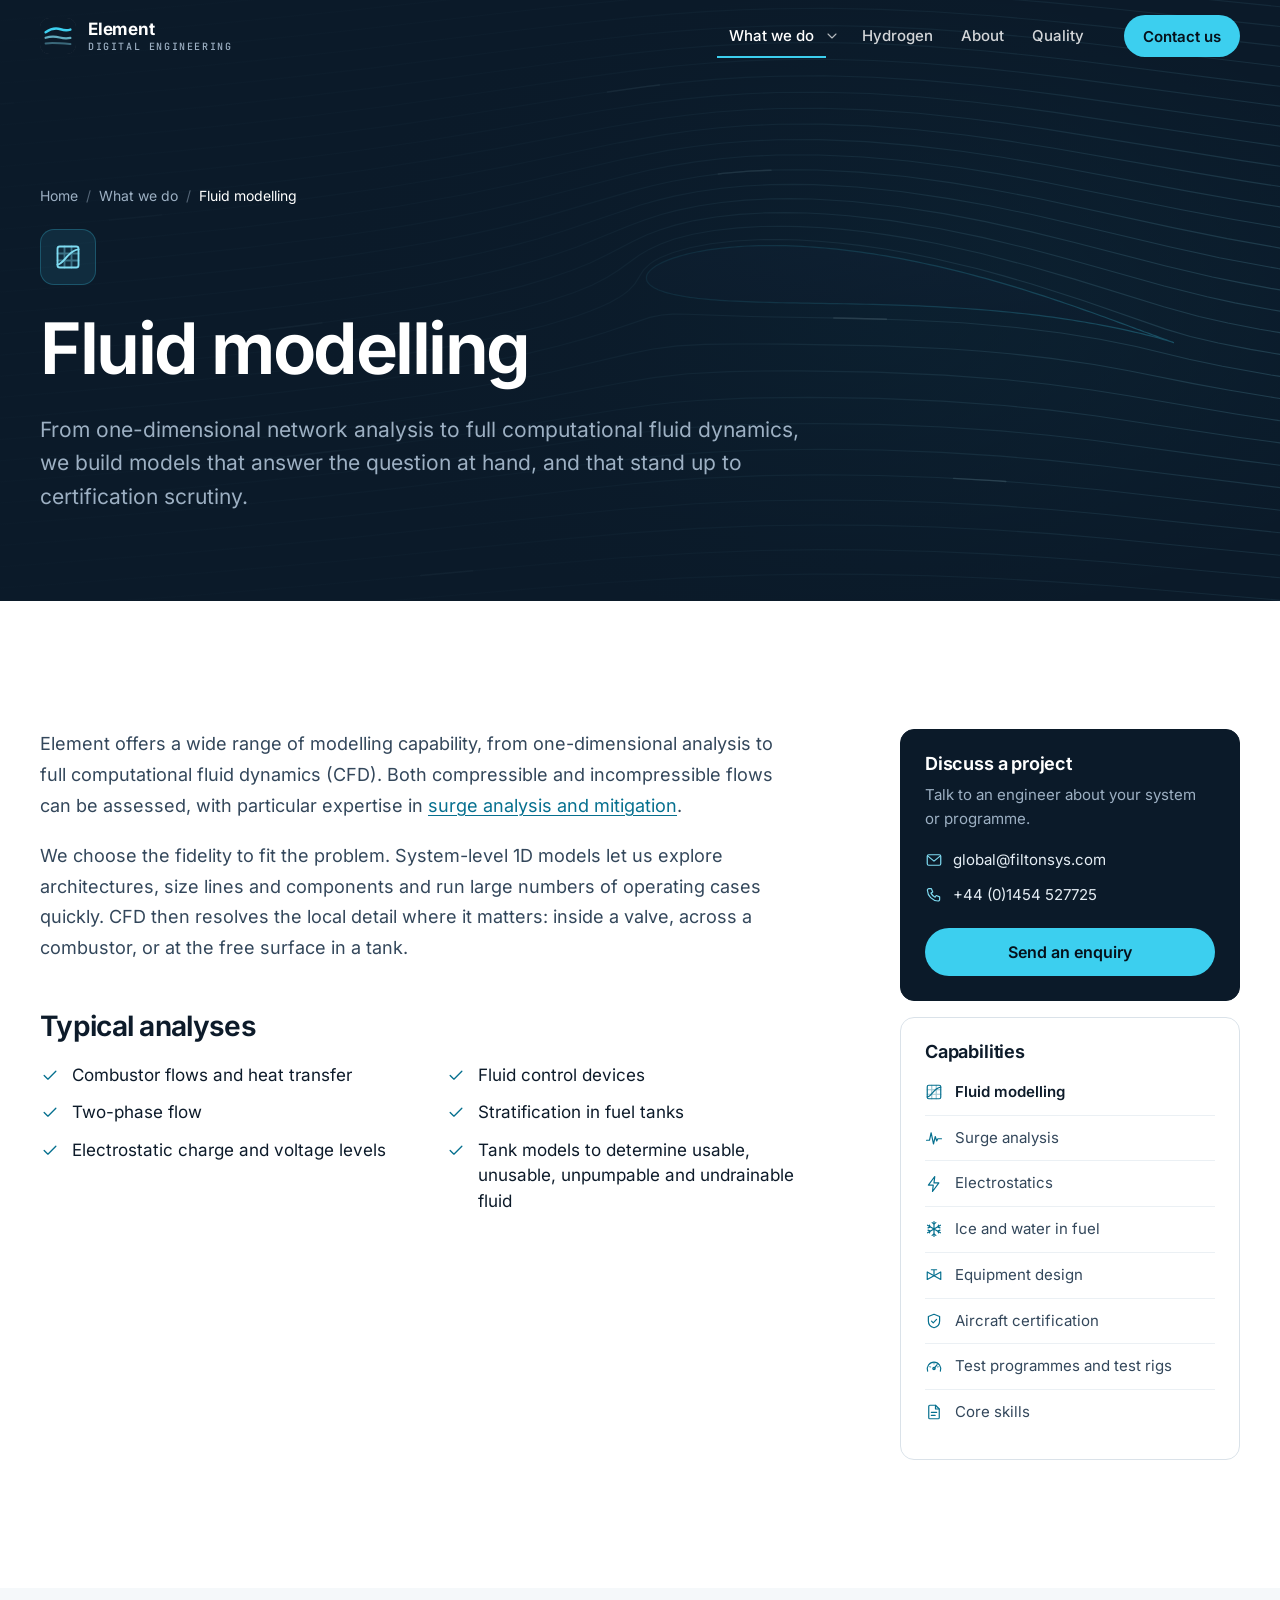
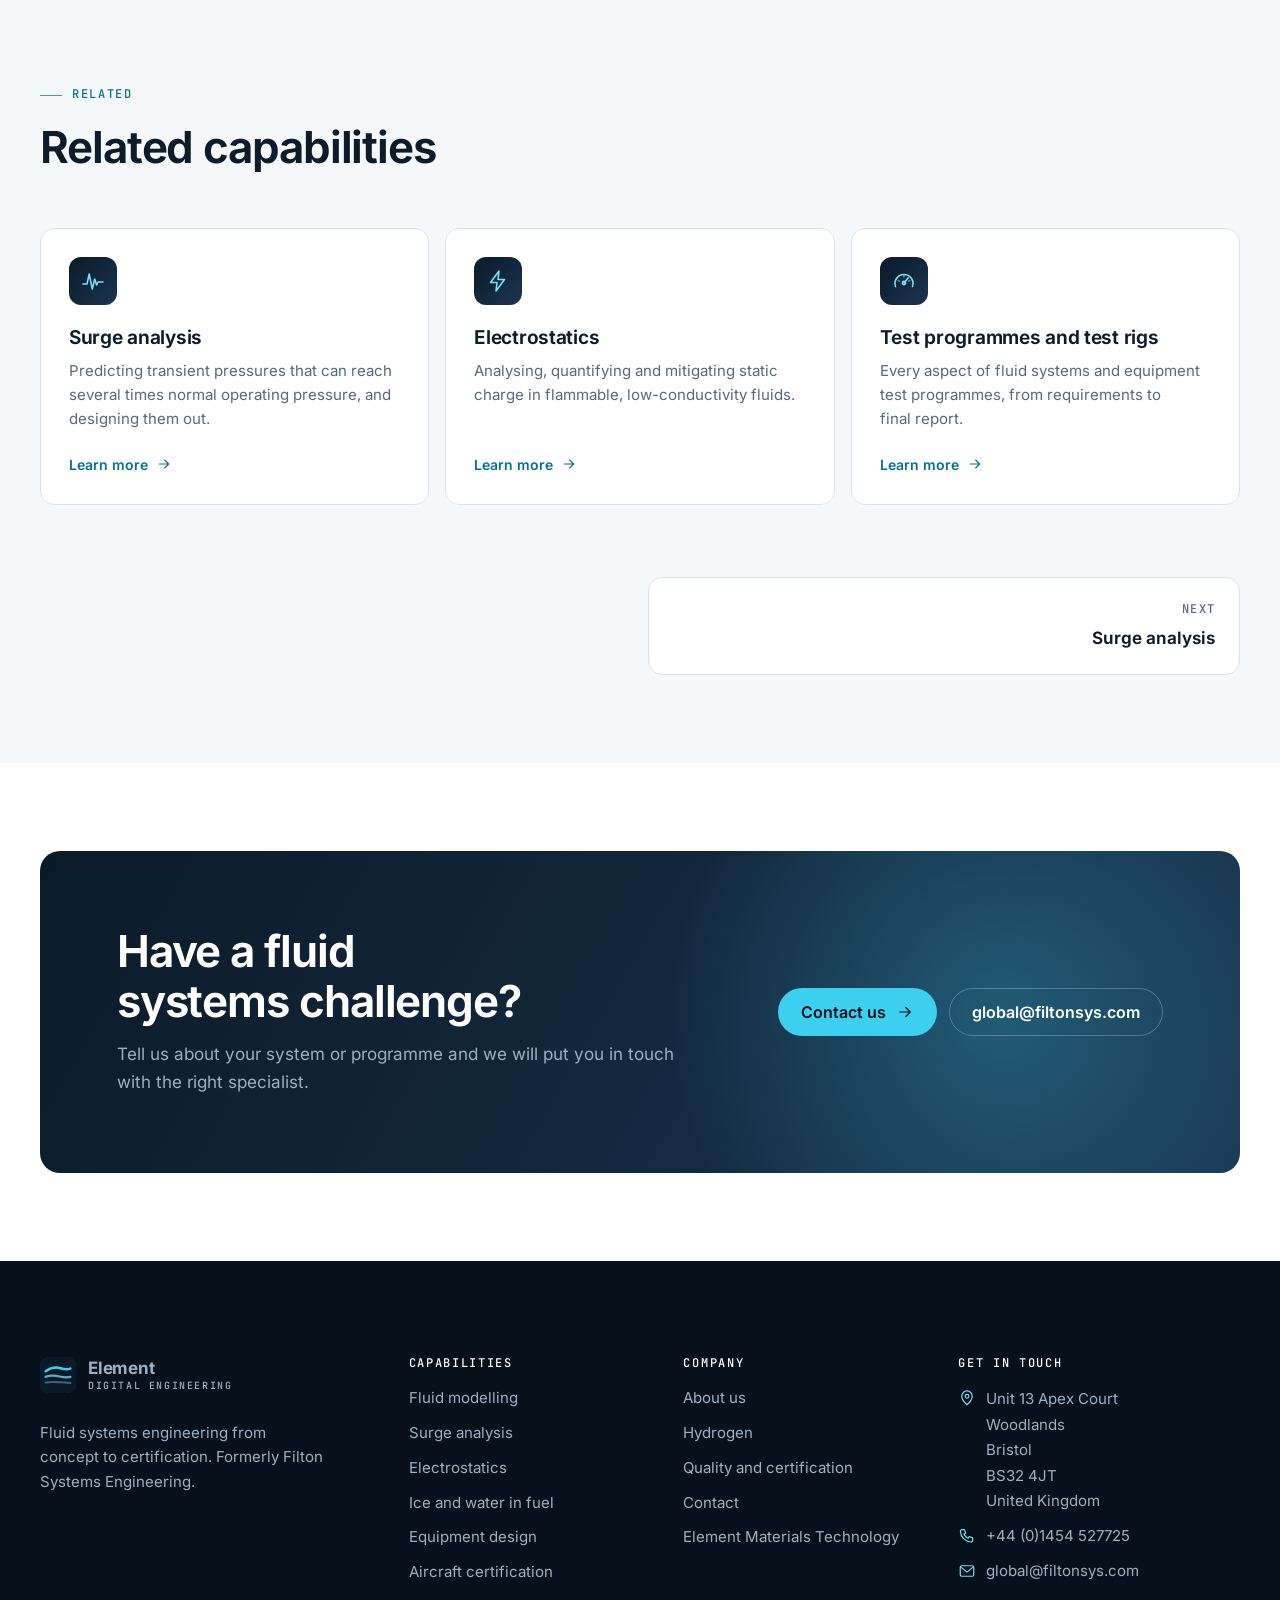
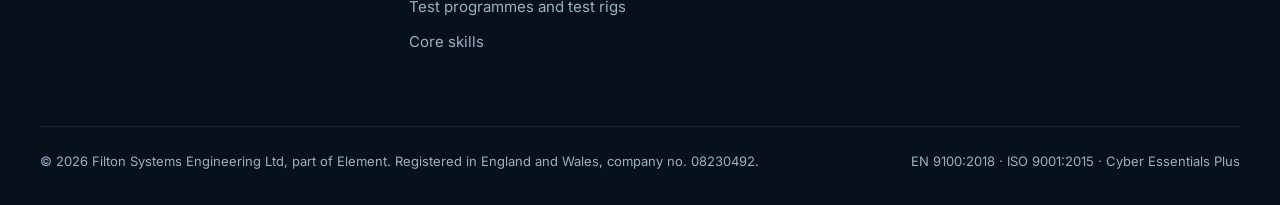
<file: filtonsys-website/public/what-we-do/fluid-modelling/index.html>
<!doctype html>
<html lang="en-GB">
<head>
<meta charset="utf-8">
<meta name="viewport" content="width=device-width, initial-scale=1">
<title>Fluid modelling | Element Digital Engineering</title>
<meta name="description" content="One-dimensional network analysis through to full CFD, compressible and incompressible.">
<link rel="canonical" href="https://filtonsys.com/what-we-do/fluid-modelling/">
<meta name="theme-color" content="#0b1a29">
<meta property="og:type" content="website">
<meta property="og:site_name" content="Element Digital Engineering">
<meta property="og:title" content="Fluid modelling | Element Digital Engineering">
<meta property="og:description" content="One-dimensional network analysis through to full CFD, compressible and incompressible.">
<meta property="og:url" content="https://filtonsys.com/what-we-do/fluid-modelling/">
<meta property="og:image" content="https://filtonsys.com/assets/img/og.png">
<meta property="og:locale" content="en_GB">
<meta name="twitter:card" content="summary_large_image">
<link rel="icon" href="../../assets/img/favicon.svg" type="image/svg+xml">
<link rel="apple-touch-icon" href="../../assets/img/apple-touch-icon.png">
<link rel="preload" href="../../assets/fonts/inter-latin-wght.woff2" as="font" type="font/woff2" crossorigin>
<link rel="stylesheet" href="../../assets/css/styles.css?v=b4b4e66543">
<script>document.documentElement.classList.add("js")</script>
<script src="../../assets/js/main.js?v=9be0db458e" defer></script>
<script type="application/ld+json">{"@context": "https://schema.org", "@type": "BreadcrumbList", "itemListElement": [{"@type": "ListItem", "position": 1, "name": "Home", "item": "https://filtonsys.com/"}, {"@type": "ListItem", "position": 2, "name": "What we do", "item": "https://filtonsys.com/what-we-do/"}, {"@type": "ListItem", "position": 3, "name": "Fluid modelling", "item": "https://filtonsys.com/what-we-do/fluid-modelling/"}]}</script>
</head>
<body>
<a class="skip" href="#main">Skip to content</a>
<header class="site-header" data-header>
  <div class="container header-inner">
    <a class="brand" href="../../"><svg class="brand-mark" viewBox="0 0 32 32" aria-hidden="true" focusable="false"><rect width="32" height="32" rx="8" fill="#0B1A29"/><path d="M5 12.6c4.8-3.3 9.6-3.8 13.3-2.6 3.1 1 5.8 1.2 8.7.3" stroke="#3CCFEF" stroke-width="2.2" fill="none" stroke-linecap="round"/><path d="M5 17.6c4.8-1.7 8.8-1.3 12.5-.3 3.4.9 6.5 1 9.5.4" stroke="#7FDCF2" stroke-opacity=".75" stroke-width="2" fill="none" stroke-linecap="round"/><path d="M5 22.6c6-.9 11.2-.4 22 .6" stroke="#7FDCF2" stroke-opacity=".4" stroke-width="1.8" fill="none" stroke-linecap="round"/></svg><span class="brand-text"><strong>Element</strong><span>Digital Engineering</span></span><span class="sr-only"> home</span></a>
    <nav class="nav" aria-label="Main">
      <button class="nav-toggle" type="button" aria-expanded="false" aria-controls="nav-menu"><span class="sr-only">Open menu</span><svg class="icon icon-menu" viewBox="0 0 24 24" aria-hidden="true" focusable="false"><path d="M4 7h16M4 12h16M4 17h16"/></svg><svg class="icon icon-close" viewBox="0 0 24 24" aria-hidden="true" focusable="false"><path d="M6 6l12 12M18 6 6 18"/></svg></button>
      <div class="nav-menu" id="nav-menu">
        <ul class="nav-list">
          <li class="has-sub">
            <a class="nav-link is-active" href="../../what-we-do/">What we do</a>
            <button class="sub-toggle" type="button" aria-expanded="false" aria-controls="sub-capabilities"><span class="sr-only">Show capabilities</span><svg class="icon" viewBox="0 0 24 24" aria-hidden="true" focusable="false"><path d="m6 9 6 6 6-6"/></svg></button>
            <div class="sub" id="sub-capabilities">
              <ul class="sub-grid"><li><a href="../../what-we-do/fluid-modelling/"><svg class="icon" viewBox="0 0 24 24" aria-hidden="true" focusable="false"><rect x="3" y="3" width="18" height="18" rx="2"/><path d="M3 9h18M3 15h18M9 3v18M15 3v18" opacity=".4"/><path d="M3 18.5C9 18 11 7 21 5.5"/></svg><span><strong>Fluid modelling</strong><span>One-dimensional network analysis through to full CFD, compressible and incompressible.</span></span></a></li><li><a href="../../what-we-do/surge-analysis/"><svg class="icon" viewBox="0 0 24 24" aria-hidden="true" focusable="false"><path d="M2 15h4l2.2-10 3.1 15 2.4-10 1.9 6 1.5-3H22"/></svg><span><strong>Surge analysis</strong><span>Predicting transient pressures that can reach several times normal operating pressure, and designing them out.</span></span></a></li><li><a href="../../what-we-do/electro-statics/"><svg class="icon" viewBox="0 0 24 24" aria-hidden="true" focusable="false"><path d="M13 2 4.5 13.5H11L10 22l8.5-11.5H12L13 2z"/></svg><span><strong>Electrostatics</strong><span>Analysing, quantifying and mitigating static charge in flammable, low-conductivity fluids.</span></span></a></li><li><a href="../../what-we-do/ice-and-water-in-fuel/"><svg class="icon" viewBox="0 0 24 24" aria-hidden="true" focusable="false"><path d="M12 2v20M3.4 7l17.2 10M20.6 7 3.4 17"/><path d="m9.5 3.5 2.5 2 2.5-2M9.5 20.5l2.5-2 2.5 2M4 10.5l2.5-1-.5-2.7M20 13.5l-2.5 1 .5 2.7M4 13.5l2.5 1-.5 2.7M20 10.5l-2.5-1 .5-2.7"/></svg><span><strong>Ice and water in fuel</strong><span>Specialist understanding of how water and ice behave in fuel systems, and how to prove a design tolerates them.</span></span></a></li><li><a href="../../what-we-do/equipment-design/"><svg class="icon" viewBox="0 0 24 24" aria-hidden="true" focusable="false"><path d="M3 8v10l9-5-9-5zM21 8v10l-9-5 9-5z"/><path d="M12 13V5M8.5 5h7"/></svg><span><strong>Equipment design</strong><span>Fluid mechanical equipment defined with its system-level impact in mind, from concept to manufacture.</span></span></a></li><li><a href="../../what-we-do/certification/"><svg class="icon" viewBox="0 0 24 24" aria-hidden="true" focusable="false"><path d="M12 3 4.5 6v6c0 4.6 3.2 7.8 7.5 9 4.3-1.2 7.5-4.4 7.5-9V6L12 3z"/><path d="m8.7 12.2 2.3 2.3 4.4-4.6"/></svg><span><strong>Aircraft certification</strong><span>Documentation, evidence and strategy for challenging FAA and EASA requirements.</span></span></a></li><li><a href="../../what-we-do/testing/"><svg class="icon" viewBox="0 0 24 24" aria-hidden="true" focusable="false"><path d="M3.5 17.5a9 9 0 1 1 17 0"/><path d="m12 14 4.2-5.2"/><circle cx="12" cy="14" r="1.6"/><path d="M6.3 11.5l1.2.6M12 6.5V8M17.7 11.5l-1.2.6" opacity=".6"/></svg><span><strong>Test programmes and test rigs</strong><span>Every aspect of fluid systems and equipment test programmes, from requirements to final report.</span></span></a></li><li><a href="../../what-we-do/skills/"><svg class="icon" viewBox="0 0 24 24" aria-hidden="true" focusable="false"><path d="M14 3H6.5A1.5 1.5 0 0 0 5 4.5v15A1.5 1.5 0 0 0 6.5 21h11a1.5 1.5 0 0 0 1.5-1.5V8l-5-5z"/><path d="M14 3v5h5M8.5 12.5h7M8.5 16.5h5"/></svg><span><strong>Core skills</strong><span>The engineering disciplines and technical writing behind a complete project solution.</span></span></a></li></ul>
              <div class="sub-foot"><span class="muted">Fluid systems engineering from concept to certification.</span><a href="../../what-we-do/">All capabilities</a></div>
            </div>
          </li>
          <li><a class="nav-link" href="../../hydrogen/">Hydrogen</a></li>
          <li><a class="nav-link" href="../../about/">About</a></li>
          <li><a class="nav-link" href="../../en9100-quality-certificate-and-cyber-essentials-plus/">Quality</a></li>
        </ul>
        <a class="btn btn-primary nav-cta" href="../../contact/">Contact us</a>
      </div>
    </nav>
  </div>
</header>
<main id="main">
<section class="hero hero--page on-dark">
  <img class="hero-art" src="../../assets/img/flow.svg" alt="" width="1600" height="900">
  <div class="hero-shade"></div>
  <div class="container">
    <nav aria-label="Breadcrumb"><ol class="crumbs"><li><a href="../../">Home</a></li><li><a href="../../what-we-do/">What we do</a></li><li><span aria-current="page">Fluid modelling</span></li></ol></nav>
    <div class="hero-icon"><svg class="icon" viewBox="0 0 24 24" aria-hidden="true" focusable="false"><rect x="3" y="3" width="18" height="18" rx="2"/><path d="M3 9h18M3 15h18M9 3v18M15 3v18" opacity=".4"/><path d="M3 18.5C9 18 11 7 21 5.5"/></svg></div>
    <h1>Fluid modelling</h1>
    <p class="lead">From one-dimensional network analysis to full computational fluid dynamics, we build models that answer the question at hand, and that stand up to certification scrutiny.</p>
    
    
  </div>
</section>
<section class="section">
  <div class="container service-layout">
    <article class="service-body">
      <div class="prose"><p>Element offers a wide range of modelling capability, from one-dimensional analysis to full computational fluid dynamics (CFD). Both compressible and incompressible flows can be assessed, with particular expertise in <a href="../surge-analysis/">surge analysis and mitigation</a>.</p><p>We choose the fidelity to fit the problem. System-level 1D models let us explore architectures, size lines and components and run large numbers of operating cases quickly. CFD then resolves the local detail where it matters: inside a valve, across a combustor, or at the free surface in a tank.</p></div>
      <h2>Typical analyses</h2><ul class="checklist"><li><svg class="icon" viewBox="0 0 24 24" aria-hidden="true" focusable="false"><path d="m5 12.5 4.5 4.5L19 7.5"/></svg><span>Combustor flows and heat transfer</span></li><li><svg class="icon" viewBox="0 0 24 24" aria-hidden="true" focusable="false"><path d="m5 12.5 4.5 4.5L19 7.5"/></svg><span>Fluid control devices</span></li><li><svg class="icon" viewBox="0 0 24 24" aria-hidden="true" focusable="false"><path d="m5 12.5 4.5 4.5L19 7.5"/></svg><span>Two-phase flow</span></li><li><svg class="icon" viewBox="0 0 24 24" aria-hidden="true" focusable="false"><path d="m5 12.5 4.5 4.5L19 7.5"/></svg><span>Stratification in fuel tanks</span></li><li><svg class="icon" viewBox="0 0 24 24" aria-hidden="true" focusable="false"><path d="m5 12.5 4.5 4.5L19 7.5"/></svg><span>Electrostatic charge and voltage levels</span></li><li><svg class="icon" viewBox="0 0 24 24" aria-hidden="true" focusable="false"><path d="m5 12.5 4.5 4.5L19 7.5"/></svg><span>Tank models to determine usable, unusable, unpumpable and undrainable fluid</span></li></ul>
    </article>
    <aside class="aside" aria-label="Enquiries and other capabilities">
      <div class="aside-card aside-card--dark on-dark">
        <h2>Discuss a project</h2>
        <p>Talk to an engineer about your system or programme.</p>
        <ul class="aside-contact">
          <li><a href="mailto:global@filtonsys.com"><svg class="icon" viewBox="0 0 24 24" aria-hidden="true" focusable="false"><rect x="3" y="5" width="18" height="14" rx="2"/><path d="m3.5 6.5 8.5 7 8.5-7"/></svg>global@filtonsys.com</a></li>
          <li><a href="tel:+441454527725"><svg class="icon" viewBox="0 0 24 24" aria-hidden="true" focusable="false"><path d="M5.2 3.5h3.3l1.8 4.6-2.3 1.4a11.5 11.5 0 0 0 5.5 5.5l1.4-2.3 4.6 1.8v3.3A2 2 0 0 1 17.4 20 15 15 0 0 1 3.2 5.6a2 2 0 0 1 2-2.1z"/></svg>+44 (0)1454 527725</a></li>
        </ul>
        <a class="btn btn-primary" href="../../contact/">Send an enquiry</a>
      </div>
      <div class="aside-card">
        <h2>Capabilities</h2>
        <ul class="aside-nav"><li><a href="../../what-we-do/fluid-modelling/" aria-current="page"><svg class="icon" viewBox="0 0 24 24" aria-hidden="true" focusable="false"><rect x="3" y="3" width="18" height="18" rx="2"/><path d="M3 9h18M3 15h18M9 3v18M15 3v18" opacity=".4"/><path d="M3 18.5C9 18 11 7 21 5.5"/></svg>Fluid modelling</a></li><li><a href="../../what-we-do/surge-analysis/"><svg class="icon" viewBox="0 0 24 24" aria-hidden="true" focusable="false"><path d="M2 15h4l2.2-10 3.1 15 2.4-10 1.9 6 1.5-3H22"/></svg>Surge analysis</a></li><li><a href="../../what-we-do/electro-statics/"><svg class="icon" viewBox="0 0 24 24" aria-hidden="true" focusable="false"><path d="M13 2 4.5 13.5H11L10 22l8.5-11.5H12L13 2z"/></svg>Electrostatics</a></li><li><a href="../../what-we-do/ice-and-water-in-fuel/"><svg class="icon" viewBox="0 0 24 24" aria-hidden="true" focusable="false"><path d="M12 2v20M3.4 7l17.2 10M20.6 7 3.4 17"/><path d="m9.5 3.5 2.5 2 2.5-2M9.5 20.5l2.5-2 2.5 2M4 10.5l2.5-1-.5-2.7M20 13.5l-2.5 1 .5 2.7M4 13.5l2.5 1-.5 2.7M20 10.5l-2.5-1 .5-2.7"/></svg>Ice and water in fuel</a></li><li><a href="../../what-we-do/equipment-design/"><svg class="icon" viewBox="0 0 24 24" aria-hidden="true" focusable="false"><path d="M3 8v10l9-5-9-5zM21 8v10l-9-5 9-5z"/><path d="M12 13V5M8.5 5h7"/></svg>Equipment design</a></li><li><a href="../../what-we-do/certification/"><svg class="icon" viewBox="0 0 24 24" aria-hidden="true" focusable="false"><path d="M12 3 4.5 6v6c0 4.6 3.2 7.8 7.5 9 4.3-1.2 7.5-4.4 7.5-9V6L12 3z"/><path d="m8.7 12.2 2.3 2.3 4.4-4.6"/></svg>Aircraft certification</a></li><li><a href="../../what-we-do/testing/"><svg class="icon" viewBox="0 0 24 24" aria-hidden="true" focusable="false"><path d="M3.5 17.5a9 9 0 1 1 17 0"/><path d="m12 14 4.2-5.2"/><circle cx="12" cy="14" r="1.6"/><path d="M6.3 11.5l1.2.6M12 6.5V8M17.7 11.5l-1.2.6" opacity=".6"/></svg>Test programmes and test rigs</a></li><li><a href="../../what-we-do/skills/"><svg class="icon" viewBox="0 0 24 24" aria-hidden="true" focusable="false"><path d="M14 3H6.5A1.5 1.5 0 0 0 5 4.5v15A1.5 1.5 0 0 0 6.5 21h11a1.5 1.5 0 0 0 1.5-1.5V8l-5-5z"/><path d="M14 3v5h5M8.5 12.5h7M8.5 16.5h5"/></svg>Core skills</a></li></ul>
      </div>
    </aside>
  </div>
</section>
<section class="section section--tint section--tight">
  <div class="container">
    <div class="section-head"><div><p class="eyebrow">Related</p><h2>Related capabilities</h2></div></div>
    <ul class="card-grid card-grid--3" data-reveal-group><li><a class="card" href="../../what-we-do/surge-analysis/">
  <span class="card-icon"><svg class="icon" viewBox="0 0 24 24" aria-hidden="true" focusable="false"><path d="M2 15h4l2.2-10 3.1 15 2.4-10 1.9 6 1.5-3H22"/></svg></span>
  <h3>Surge analysis</h3>
  <p>Predicting transient pressures that can reach several times normal operating pressure, and designing them out.</p>
  <span class="card-more">Learn more <svg class="icon" viewBox="0 0 24 24" aria-hidden="true" focusable="false"><path d="M5 12h14M13 6l6 6-6 6"/></svg></span>
</a></li><li><a class="card" href="../../what-we-do/electro-statics/">
  <span class="card-icon"><svg class="icon" viewBox="0 0 24 24" aria-hidden="true" focusable="false"><path d="M13 2 4.5 13.5H11L10 22l8.5-11.5H12L13 2z"/></svg></span>
  <h3>Electrostatics</h3>
  <p>Analysing, quantifying and mitigating static charge in flammable, low-conductivity fluids.</p>
  <span class="card-more">Learn more <svg class="icon" viewBox="0 0 24 24" aria-hidden="true" focusable="false"><path d="M5 12h14M13 6l6 6-6 6"/></svg></span>
</a></li><li><a class="card" href="../../what-we-do/testing/">
  <span class="card-icon"><svg class="icon" viewBox="0 0 24 24" aria-hidden="true" focusable="false"><path d="M3.5 17.5a9 9 0 1 1 17 0"/><path d="m12 14 4.2-5.2"/><circle cx="12" cy="14" r="1.6"/><path d="M6.3 11.5l1.2.6M12 6.5V8M17.7 11.5l-1.2.6" opacity=".6"/></svg></span>
  <h3>Test programmes and test rigs</h3>
  <p>Every aspect of fluid systems and equipment test programmes, from requirements to final report.</p>
  <span class="card-more">Learn more <svg class="icon" viewBox="0 0 24 24" aria-hidden="true" focusable="false"><path d="M5 12h14M13 6l6 6-6 6"/></svg></span>
</a></li></ul>
    <nav class="pager mt-l" aria-label="More capabilities"><a class="next" href="../../what-we-do/surge-analysis/"><small>Next</small><strong>Surge analysis</strong></a></nav>
  </div>
</section>
<section class="section section--tight">
  <div class="container">
    <div class="cta on-dark" data-reveal>
      <div><h2>Have a fluid systems challenge?</h2><p>Tell us about your system or programme and we will put you in touch with the right specialist.</p></div>
      <div class="actions">
        <a class="btn btn-primary" href="../../contact/">Contact us <svg class="icon" viewBox="0 0 24 24" aria-hidden="true" focusable="false"><path d="M5 12h14M13 6l6 6-6 6"/></svg></a>
        <a class="btn btn-ghost" href="mailto:global@filtonsys.com">global@filtonsys.com</a>
      </div>
    </div>
  </div>
</section>
</main>
<footer class="site-footer on-dark">
  <div class="container">
    <div class="footer-grid">
      <div class="footer-about">
        <a class="brand" href="../../"><svg class="brand-mark" viewBox="0 0 32 32" aria-hidden="true" focusable="false"><rect width="32" height="32" rx="8" fill="#0B1A29"/><path d="M5 12.6c4.8-3.3 9.6-3.8 13.3-2.6 3.1 1 5.8 1.2 8.7.3" stroke="#3CCFEF" stroke-width="2.2" fill="none" stroke-linecap="round"/><path d="M5 17.6c4.8-1.7 8.8-1.3 12.5-.3 3.4.9 6.5 1 9.5.4" stroke="#7FDCF2" stroke-opacity=".75" stroke-width="2" fill="none" stroke-linecap="round"/><path d="M5 22.6c6-.9 11.2-.4 22 .6" stroke="#7FDCF2" stroke-opacity=".4" stroke-width="1.8" fill="none" stroke-linecap="round"/></svg><span class="brand-text"><strong>Element</strong><span>Digital Engineering</span></span><span class="sr-only"> home</span></a>
        <p>Fluid systems engineering from concept to certification. Formerly Filton Systems Engineering.</p>
      </div>
      <nav aria-labelledby="footer-caps"><h2 id="footer-caps">Capabilities</h2><ul><li><a href="../../what-we-do/fluid-modelling/">Fluid modelling</a></li><li><a href="../../what-we-do/surge-analysis/">Surge analysis</a></li><li><a href="../../what-we-do/electro-statics/">Electrostatics</a></li><li><a href="../../what-we-do/ice-and-water-in-fuel/">Ice and water in fuel</a></li><li><a href="../../what-we-do/equipment-design/">Equipment design</a></li><li><a href="../../what-we-do/certification/">Aircraft certification</a></li><li><a href="../../what-we-do/testing/">Test programmes and test rigs</a></li><li><a href="../../what-we-do/skills/">Core skills</a></li></ul></nav>
      <nav aria-labelledby="footer-company"><h2 id="footer-company">Company</h2><ul>
        <li><a href="../../about/">About us</a></li>
        <li><a href="../../hydrogen/">Hydrogen</a></li>
        <li><a href="../../en9100-quality-certificate-and-cyber-essentials-plus/">Quality and certification</a></li>
        <li><a href="../../contact/">Contact</a></li>
        <li><a href="https://www.element.com" rel="noopener">Element Materials Technology</a></li>
      </ul></nav>
      <div><h2>Get in touch</h2><ul class="footer-contact">
        <li><svg class="icon" viewBox="0 0 24 24" aria-hidden="true" focusable="false"><path d="M12 21s-7-6.1-7-11.4a7 7 0 0 1 14 0C19 14.9 12 21 12 21z"/><circle cx="12" cy="9.6" r="2.5"/></svg><address>Unit 13 Apex Court<br>Woodlands<br>Bristol<br>BS32 4JT<br>United Kingdom</address></li>
        <li><svg class="icon" viewBox="0 0 24 24" aria-hidden="true" focusable="false"><path d="M5.2 3.5h3.3l1.8 4.6-2.3 1.4a11.5 11.5 0 0 0 5.5 5.5l1.4-2.3 4.6 1.8v3.3A2 2 0 0 1 17.4 20 15 15 0 0 1 3.2 5.6a2 2 0 0 1 2-2.1z"/></svg><a href="tel:+441454527725">+44 (0)1454 527725</a></li>
        <li><svg class="icon" viewBox="0 0 24 24" aria-hidden="true" focusable="false"><rect x="3" y="5" width="18" height="14" rx="2"/><path d="m3.5 6.5 8.5 7 8.5-7"/></svg><a href="mailto:global@filtonsys.com">global@filtonsys.com</a></li>
      </ul></div>
    </div>
    <div class="footer-bottom">
      <p>&copy; <span data-year>2026</span> Filton Systems Engineering Ltd, part of Element. Registered in England and Wales, company no. 08230492.</p>
      <p>EN 9100:2018 &middot; ISO 9001:2015 &middot; Cyber Essentials Plus</p>
    </div>
  </div>
</footer>
</body>
</html>
</file>
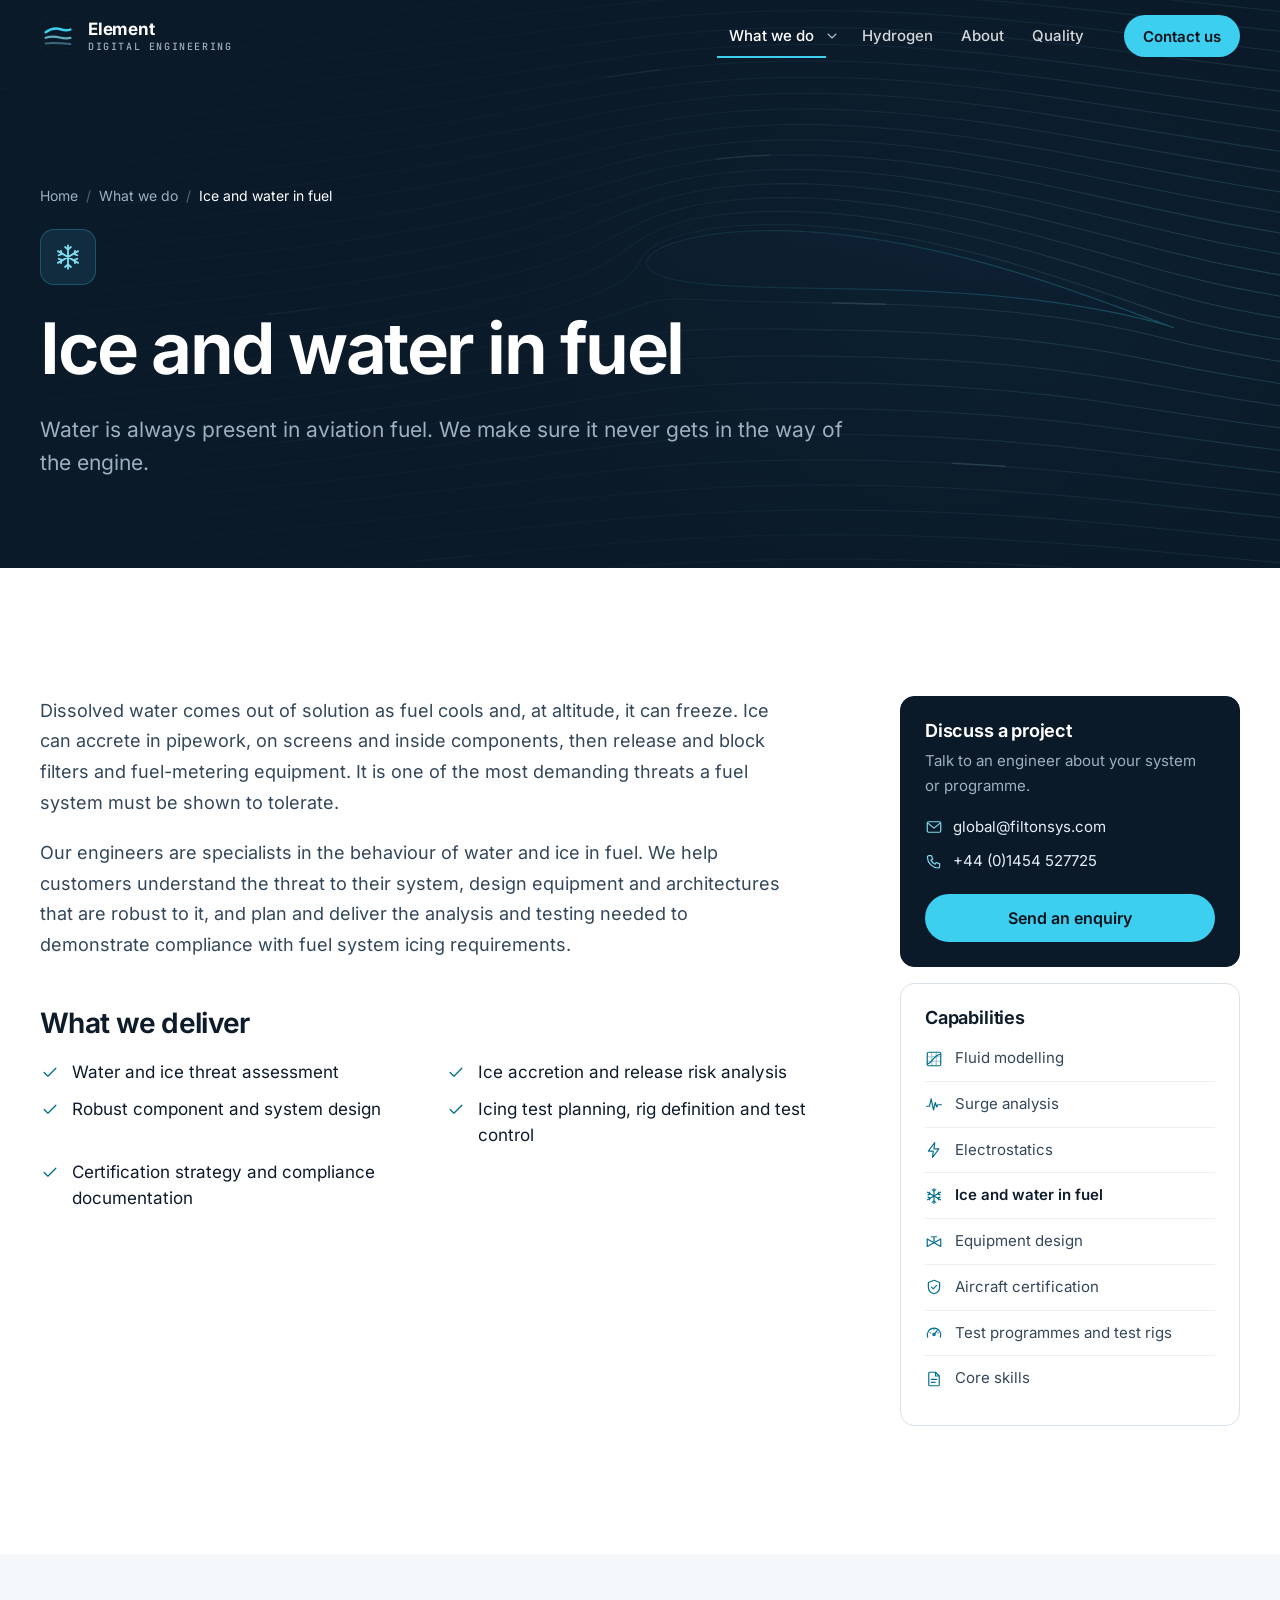
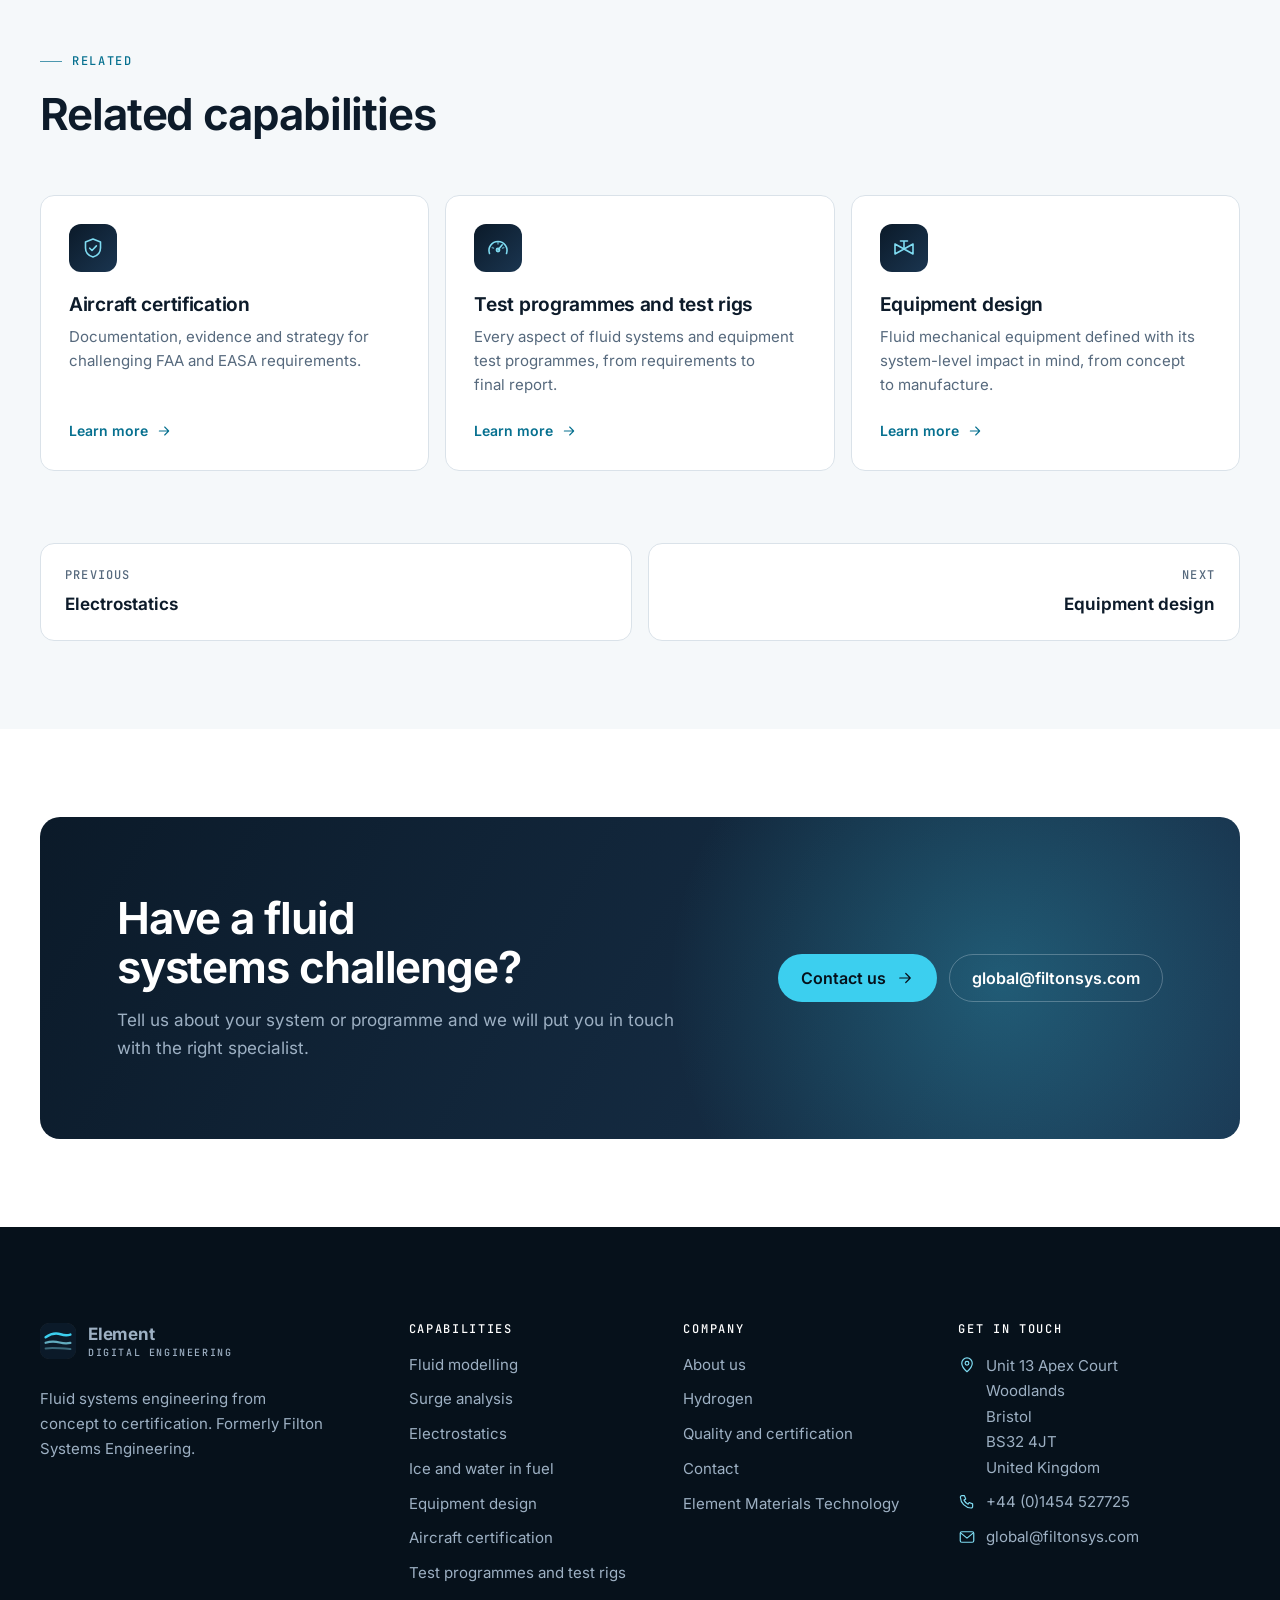
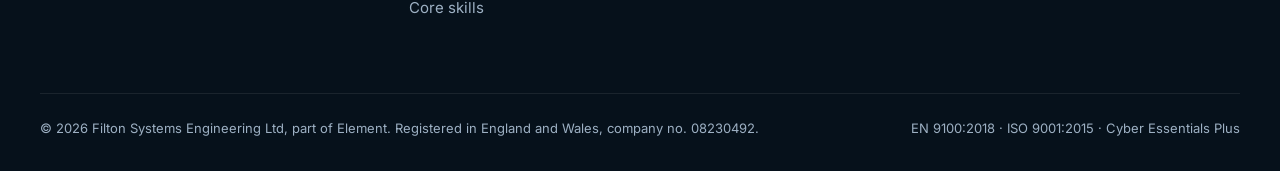
<file: filtonsys-website/public/what-we-do/ice-and-water-in-fuel/index.html>
<!doctype html>
<html lang="en-GB">
<head>
<meta charset="utf-8">
<meta name="viewport" content="width=device-width, initial-scale=1">
<title>Ice and water in fuel | Element Digital Engineering</title>
<meta name="description" content="Specialist understanding of how water and ice behave in fuel systems, and how to prove a design tolerates them.">
<link rel="canonical" href="https://filtonsys.com/what-we-do/ice-and-water-in-fuel/">
<meta name="theme-color" content="#0b1a29">
<meta property="og:type" content="website">
<meta property="og:site_name" content="Element Digital Engineering">
<meta property="og:title" content="Ice and water in fuel | Element Digital Engineering">
<meta property="og:description" content="Specialist understanding of how water and ice behave in fuel systems, and how to prove a design tolerates them.">
<meta property="og:url" content="https://filtonsys.com/what-we-do/ice-and-water-in-fuel/">
<meta property="og:image" content="https://filtonsys.com/assets/img/og.png">
<meta property="og:locale" content="en_GB">
<meta name="twitter:card" content="summary_large_image">
<link rel="icon" href="../../assets/img/favicon.svg" type="image/svg+xml">
<link rel="apple-touch-icon" href="../../assets/img/apple-touch-icon.png">
<link rel="preload" href="../../assets/fonts/inter-latin-wght.woff2" as="font" type="font/woff2" crossorigin>
<link rel="stylesheet" href="../../assets/css/styles.css?v=b4b4e66543">
<script>document.documentElement.classList.add("js")</script>
<script src="../../assets/js/main.js?v=9be0db458e" defer></script>
<script type="application/ld+json">{"@context": "https://schema.org", "@type": "BreadcrumbList", "itemListElement": [{"@type": "ListItem", "position": 1, "name": "Home", "item": "https://filtonsys.com/"}, {"@type": "ListItem", "position": 2, "name": "What we do", "item": "https://filtonsys.com/what-we-do/"}, {"@type": "ListItem", "position": 3, "name": "Ice and water in fuel", "item": "https://filtonsys.com/what-we-do/ice-and-water-in-fuel/"}]}</script>
</head>
<body>
<a class="skip" href="#main">Skip to content</a>
<header class="site-header" data-header>
  <div class="container header-inner">
    <a class="brand" href="../../"><svg class="brand-mark" viewBox="0 0 32 32" aria-hidden="true" focusable="false"><rect width="32" height="32" rx="8" fill="#0B1A29"/><path d="M5 12.6c4.8-3.3 9.6-3.8 13.3-2.6 3.1 1 5.8 1.2 8.7.3" stroke="#3CCFEF" stroke-width="2.2" fill="none" stroke-linecap="round"/><path d="M5 17.6c4.8-1.7 8.8-1.3 12.5-.3 3.4.9 6.5 1 9.5.4" stroke="#7FDCF2" stroke-opacity=".75" stroke-width="2" fill="none" stroke-linecap="round"/><path d="M5 22.6c6-.9 11.2-.4 22 .6" stroke="#7FDCF2" stroke-opacity=".4" stroke-width="1.8" fill="none" stroke-linecap="round"/></svg><span class="brand-text"><strong>Element</strong><span>Digital Engineering</span></span><span class="sr-only"> home</span></a>
    <nav class="nav" aria-label="Main">
      <button class="nav-toggle" type="button" aria-expanded="false" aria-controls="nav-menu"><span class="sr-only">Open menu</span><svg class="icon icon-menu" viewBox="0 0 24 24" aria-hidden="true" focusable="false"><path d="M4 7h16M4 12h16M4 17h16"/></svg><svg class="icon icon-close" viewBox="0 0 24 24" aria-hidden="true" focusable="false"><path d="M6 6l12 12M18 6 6 18"/></svg></button>
      <div class="nav-menu" id="nav-menu">
        <ul class="nav-list">
          <li class="has-sub">
            <a class="nav-link is-active" href="../../what-we-do/">What we do</a>
            <button class="sub-toggle" type="button" aria-expanded="false" aria-controls="sub-capabilities"><span class="sr-only">Show capabilities</span><svg class="icon" viewBox="0 0 24 24" aria-hidden="true" focusable="false"><path d="m6 9 6 6 6-6"/></svg></button>
            <div class="sub" id="sub-capabilities">
              <ul class="sub-grid"><li><a href="../../what-we-do/fluid-modelling/"><svg class="icon" viewBox="0 0 24 24" aria-hidden="true" focusable="false"><rect x="3" y="3" width="18" height="18" rx="2"/><path d="M3 9h18M3 15h18M9 3v18M15 3v18" opacity=".4"/><path d="M3 18.5C9 18 11 7 21 5.5"/></svg><span><strong>Fluid modelling</strong><span>One-dimensional network analysis through to full CFD, compressible and incompressible.</span></span></a></li><li><a href="../../what-we-do/surge-analysis/"><svg class="icon" viewBox="0 0 24 24" aria-hidden="true" focusable="false"><path d="M2 15h4l2.2-10 3.1 15 2.4-10 1.9 6 1.5-3H22"/></svg><span><strong>Surge analysis</strong><span>Predicting transient pressures that can reach several times normal operating pressure, and designing them out.</span></span></a></li><li><a href="../../what-we-do/electro-statics/"><svg class="icon" viewBox="0 0 24 24" aria-hidden="true" focusable="false"><path d="M13 2 4.5 13.5H11L10 22l8.5-11.5H12L13 2z"/></svg><span><strong>Electrostatics</strong><span>Analysing, quantifying and mitigating static charge in flammable, low-conductivity fluids.</span></span></a></li><li><a href="../../what-we-do/ice-and-water-in-fuel/"><svg class="icon" viewBox="0 0 24 24" aria-hidden="true" focusable="false"><path d="M12 2v20M3.4 7l17.2 10M20.6 7 3.4 17"/><path d="m9.5 3.5 2.5 2 2.5-2M9.5 20.5l2.5-2 2.5 2M4 10.5l2.5-1-.5-2.7M20 13.5l-2.5 1 .5 2.7M4 13.5l2.5 1-.5 2.7M20 10.5l-2.5-1 .5-2.7"/></svg><span><strong>Ice and water in fuel</strong><span>Specialist understanding of how water and ice behave in fuel systems, and how to prove a design tolerates them.</span></span></a></li><li><a href="../../what-we-do/equipment-design/"><svg class="icon" viewBox="0 0 24 24" aria-hidden="true" focusable="false"><path d="M3 8v10l9-5-9-5zM21 8v10l-9-5 9-5z"/><path d="M12 13V5M8.5 5h7"/></svg><span><strong>Equipment design</strong><span>Fluid mechanical equipment defined with its system-level impact in mind, from concept to manufacture.</span></span></a></li><li><a href="../../what-we-do/certification/"><svg class="icon" viewBox="0 0 24 24" aria-hidden="true" focusable="false"><path d="M12 3 4.5 6v6c0 4.6 3.2 7.8 7.5 9 4.3-1.2 7.5-4.4 7.5-9V6L12 3z"/><path d="m8.7 12.2 2.3 2.3 4.4-4.6"/></svg><span><strong>Aircraft certification</strong><span>Documentation, evidence and strategy for challenging FAA and EASA requirements.</span></span></a></li><li><a href="../../what-we-do/testing/"><svg class="icon" viewBox="0 0 24 24" aria-hidden="true" focusable="false"><path d="M3.5 17.5a9 9 0 1 1 17 0"/><path d="m12 14 4.2-5.2"/><circle cx="12" cy="14" r="1.6"/><path d="M6.3 11.5l1.2.6M12 6.5V8M17.7 11.5l-1.2.6" opacity=".6"/></svg><span><strong>Test programmes and test rigs</strong><span>Every aspect of fluid systems and equipment test programmes, from requirements to final report.</span></span></a></li><li><a href="../../what-we-do/skills/"><svg class="icon" viewBox="0 0 24 24" aria-hidden="true" focusable="false"><path d="M14 3H6.5A1.5 1.5 0 0 0 5 4.5v15A1.5 1.5 0 0 0 6.5 21h11a1.5 1.5 0 0 0 1.5-1.5V8l-5-5z"/><path d="M14 3v5h5M8.5 12.5h7M8.5 16.5h5"/></svg><span><strong>Core skills</strong><span>The engineering disciplines and technical writing behind a complete project solution.</span></span></a></li></ul>
              <div class="sub-foot"><span class="muted">Fluid systems engineering from concept to certification.</span><a href="../../what-we-do/">All capabilities</a></div>
            </div>
          </li>
          <li><a class="nav-link" href="../../hydrogen/">Hydrogen</a></li>
          <li><a class="nav-link" href="../../about/">About</a></li>
          <li><a class="nav-link" href="../../en9100-quality-certificate-and-cyber-essentials-plus/">Quality</a></li>
        </ul>
        <a class="btn btn-primary nav-cta" href="../../contact/">Contact us</a>
      </div>
    </nav>
  </div>
</header>
<main id="main">
<section class="hero hero--page on-dark">
  <img class="hero-art" src="../../assets/img/flow.svg" alt="" width="1600" height="900">
  <div class="hero-shade"></div>
  <div class="container">
    <nav aria-label="Breadcrumb"><ol class="crumbs"><li><a href="../../">Home</a></li><li><a href="../../what-we-do/">What we do</a></li><li><span aria-current="page">Ice and water in fuel</span></li></ol></nav>
    <div class="hero-icon"><svg class="icon" viewBox="0 0 24 24" aria-hidden="true" focusable="false"><path d="M12 2v20M3.4 7l17.2 10M20.6 7 3.4 17"/><path d="m9.5 3.5 2.5 2 2.5-2M9.5 20.5l2.5-2 2.5 2M4 10.5l2.5-1-.5-2.7M20 13.5l-2.5 1 .5 2.7M4 13.5l2.5 1-.5 2.7M20 10.5l-2.5-1 .5-2.7"/></svg></div>
    <h1>Ice and water in fuel</h1>
    <p class="lead">Water is always present in aviation fuel. We make sure it never gets in the way of the engine.</p>
    
    
  </div>
</section>
<section class="section">
  <div class="container service-layout">
    <article class="service-body">
      <div class="prose"><p>Dissolved water comes out of solution as fuel cools and, at altitude, it can freeze. Ice can accrete in pipework, on screens and inside components, then release and block filters and fuel-metering equipment. It is one of the most demanding threats a fuel system must be shown to tolerate.</p><p>Our engineers are specialists in the behaviour of water and ice in fuel. We help customers understand the threat to their system, design equipment and architectures that are robust to it, and plan and deliver the analysis and testing needed to demonstrate compliance with fuel system icing requirements.</p></div>
      <h2>What we deliver</h2><ul class="checklist"><li><svg class="icon" viewBox="0 0 24 24" aria-hidden="true" focusable="false"><path d="m5 12.5 4.5 4.5L19 7.5"/></svg><span>Water and ice threat assessment</span></li><li><svg class="icon" viewBox="0 0 24 24" aria-hidden="true" focusable="false"><path d="m5 12.5 4.5 4.5L19 7.5"/></svg><span>Ice accretion and release risk analysis</span></li><li><svg class="icon" viewBox="0 0 24 24" aria-hidden="true" focusable="false"><path d="m5 12.5 4.5 4.5L19 7.5"/></svg><span>Robust component and system design</span></li><li><svg class="icon" viewBox="0 0 24 24" aria-hidden="true" focusable="false"><path d="m5 12.5 4.5 4.5L19 7.5"/></svg><span>Icing test planning, rig definition and test control</span></li><li><svg class="icon" viewBox="0 0 24 24" aria-hidden="true" focusable="false"><path d="m5 12.5 4.5 4.5L19 7.5"/></svg><span>Certification strategy and compliance documentation</span></li></ul>
    </article>
    <aside class="aside" aria-label="Enquiries and other capabilities">
      <div class="aside-card aside-card--dark on-dark">
        <h2>Discuss a project</h2>
        <p>Talk to an engineer about your system or programme.</p>
        <ul class="aside-contact">
          <li><a href="mailto:global@filtonsys.com"><svg class="icon" viewBox="0 0 24 24" aria-hidden="true" focusable="false"><rect x="3" y="5" width="18" height="14" rx="2"/><path d="m3.5 6.5 8.5 7 8.5-7"/></svg>global@filtonsys.com</a></li>
          <li><a href="tel:+441454527725"><svg class="icon" viewBox="0 0 24 24" aria-hidden="true" focusable="false"><path d="M5.2 3.5h3.3l1.8 4.6-2.3 1.4a11.5 11.5 0 0 0 5.5 5.5l1.4-2.3 4.6 1.8v3.3A2 2 0 0 1 17.4 20 15 15 0 0 1 3.2 5.6a2 2 0 0 1 2-2.1z"/></svg>+44 (0)1454 527725</a></li>
        </ul>
        <a class="btn btn-primary" href="../../contact/">Send an enquiry</a>
      </div>
      <div class="aside-card">
        <h2>Capabilities</h2>
        <ul class="aside-nav"><li><a href="../../what-we-do/fluid-modelling/"><svg class="icon" viewBox="0 0 24 24" aria-hidden="true" focusable="false"><rect x="3" y="3" width="18" height="18" rx="2"/><path d="M3 9h18M3 15h18M9 3v18M15 3v18" opacity=".4"/><path d="M3 18.5C9 18 11 7 21 5.5"/></svg>Fluid modelling</a></li><li><a href="../../what-we-do/surge-analysis/"><svg class="icon" viewBox="0 0 24 24" aria-hidden="true" focusable="false"><path d="M2 15h4l2.2-10 3.1 15 2.4-10 1.9 6 1.5-3H22"/></svg>Surge analysis</a></li><li><a href="../../what-we-do/electro-statics/"><svg class="icon" viewBox="0 0 24 24" aria-hidden="true" focusable="false"><path d="M13 2 4.5 13.5H11L10 22l8.5-11.5H12L13 2z"/></svg>Electrostatics</a></li><li><a href="../../what-we-do/ice-and-water-in-fuel/" aria-current="page"><svg class="icon" viewBox="0 0 24 24" aria-hidden="true" focusable="false"><path d="M12 2v20M3.4 7l17.2 10M20.6 7 3.4 17"/><path d="m9.5 3.5 2.5 2 2.5-2M9.5 20.5l2.5-2 2.5 2M4 10.5l2.5-1-.5-2.7M20 13.5l-2.5 1 .5 2.7M4 13.5l2.5 1-.5 2.7M20 10.5l-2.5-1 .5-2.7"/></svg>Ice and water in fuel</a></li><li><a href="../../what-we-do/equipment-design/"><svg class="icon" viewBox="0 0 24 24" aria-hidden="true" focusable="false"><path d="M3 8v10l9-5-9-5zM21 8v10l-9-5 9-5z"/><path d="M12 13V5M8.5 5h7"/></svg>Equipment design</a></li><li><a href="../../what-we-do/certification/"><svg class="icon" viewBox="0 0 24 24" aria-hidden="true" focusable="false"><path d="M12 3 4.5 6v6c0 4.6 3.2 7.8 7.5 9 4.3-1.2 7.5-4.4 7.5-9V6L12 3z"/><path d="m8.7 12.2 2.3 2.3 4.4-4.6"/></svg>Aircraft certification</a></li><li><a href="../../what-we-do/testing/"><svg class="icon" viewBox="0 0 24 24" aria-hidden="true" focusable="false"><path d="M3.5 17.5a9 9 0 1 1 17 0"/><path d="m12 14 4.2-5.2"/><circle cx="12" cy="14" r="1.6"/><path d="M6.3 11.5l1.2.6M12 6.5V8M17.7 11.5l-1.2.6" opacity=".6"/></svg>Test programmes and test rigs</a></li><li><a href="../../what-we-do/skills/"><svg class="icon" viewBox="0 0 24 24" aria-hidden="true" focusable="false"><path d="M14 3H6.5A1.5 1.5 0 0 0 5 4.5v15A1.5 1.5 0 0 0 6.5 21h11a1.5 1.5 0 0 0 1.5-1.5V8l-5-5z"/><path d="M14 3v5h5M8.5 12.5h7M8.5 16.5h5"/></svg>Core skills</a></li></ul>
      </div>
    </aside>
  </div>
</section>
<section class="section section--tint section--tight">
  <div class="container">
    <div class="section-head"><div><p class="eyebrow">Related</p><h2>Related capabilities</h2></div></div>
    <ul class="card-grid card-grid--3" data-reveal-group><li><a class="card" href="../../what-we-do/certification/">
  <span class="card-icon"><svg class="icon" viewBox="0 0 24 24" aria-hidden="true" focusable="false"><path d="M12 3 4.5 6v6c0 4.6 3.2 7.8 7.5 9 4.3-1.2 7.5-4.4 7.5-9V6L12 3z"/><path d="m8.7 12.2 2.3 2.3 4.4-4.6"/></svg></span>
  <h3>Aircraft certification</h3>
  <p>Documentation, evidence and strategy for challenging FAA and EASA requirements.</p>
  <span class="card-more">Learn more <svg class="icon" viewBox="0 0 24 24" aria-hidden="true" focusable="false"><path d="M5 12h14M13 6l6 6-6 6"/></svg></span>
</a></li><li><a class="card" href="../../what-we-do/testing/">
  <span class="card-icon"><svg class="icon" viewBox="0 0 24 24" aria-hidden="true" focusable="false"><path d="M3.5 17.5a9 9 0 1 1 17 0"/><path d="m12 14 4.2-5.2"/><circle cx="12" cy="14" r="1.6"/><path d="M6.3 11.5l1.2.6M12 6.5V8M17.7 11.5l-1.2.6" opacity=".6"/></svg></span>
  <h3>Test programmes and test rigs</h3>
  <p>Every aspect of fluid systems and equipment test programmes, from requirements to final report.</p>
  <span class="card-more">Learn more <svg class="icon" viewBox="0 0 24 24" aria-hidden="true" focusable="false"><path d="M5 12h14M13 6l6 6-6 6"/></svg></span>
</a></li><li><a class="card" href="../../what-we-do/equipment-design/">
  <span class="card-icon"><svg class="icon" viewBox="0 0 24 24" aria-hidden="true" focusable="false"><path d="M3 8v10l9-5-9-5zM21 8v10l-9-5 9-5z"/><path d="M12 13V5M8.5 5h7"/></svg></span>
  <h3>Equipment design</h3>
  <p>Fluid mechanical equipment defined with its system-level impact in mind, from concept to manufacture.</p>
  <span class="card-more">Learn more <svg class="icon" viewBox="0 0 24 24" aria-hidden="true" focusable="false"><path d="M5 12h14M13 6l6 6-6 6"/></svg></span>
</a></li></ul>
    <nav class="pager mt-l" aria-label="More capabilities"><a class="prev" href="../../what-we-do/electro-statics/"><small>Previous</small><strong>Electrostatics</strong></a><a class="next" href="../../what-we-do/equipment-design/"><small>Next</small><strong>Equipment design</strong></a></nav>
  </div>
</section>
<section class="section section--tight">
  <div class="container">
    <div class="cta on-dark" data-reveal>
      <div><h2>Have a fluid systems challenge?</h2><p>Tell us about your system or programme and we will put you in touch with the right specialist.</p></div>
      <div class="actions">
        <a class="btn btn-primary" href="../../contact/">Contact us <svg class="icon" viewBox="0 0 24 24" aria-hidden="true" focusable="false"><path d="M5 12h14M13 6l6 6-6 6"/></svg></a>
        <a class="btn btn-ghost" href="mailto:global@filtonsys.com">global@filtonsys.com</a>
      </div>
    </div>
  </div>
</section>
</main>
<footer class="site-footer on-dark">
  <div class="container">
    <div class="footer-grid">
      <div class="footer-about">
        <a class="brand" href="../../"><svg class="brand-mark" viewBox="0 0 32 32" aria-hidden="true" focusable="false"><rect width="32" height="32" rx="8" fill="#0B1A29"/><path d="M5 12.6c4.8-3.3 9.6-3.8 13.3-2.6 3.1 1 5.8 1.2 8.7.3" stroke="#3CCFEF" stroke-width="2.2" fill="none" stroke-linecap="round"/><path d="M5 17.6c4.8-1.7 8.8-1.3 12.5-.3 3.4.9 6.5 1 9.5.4" stroke="#7FDCF2" stroke-opacity=".75" stroke-width="2" fill="none" stroke-linecap="round"/><path d="M5 22.6c6-.9 11.2-.4 22 .6" stroke="#7FDCF2" stroke-opacity=".4" stroke-width="1.8" fill="none" stroke-linecap="round"/></svg><span class="brand-text"><strong>Element</strong><span>Digital Engineering</span></span><span class="sr-only"> home</span></a>
        <p>Fluid systems engineering from concept to certification. Formerly Filton Systems Engineering.</p>
      </div>
      <nav aria-labelledby="footer-caps"><h2 id="footer-caps">Capabilities</h2><ul><li><a href="../../what-we-do/fluid-modelling/">Fluid modelling</a></li><li><a href="../../what-we-do/surge-analysis/">Surge analysis</a></li><li><a href="../../what-we-do/electro-statics/">Electrostatics</a></li><li><a href="../../what-we-do/ice-and-water-in-fuel/">Ice and water in fuel</a></li><li><a href="../../what-we-do/equipment-design/">Equipment design</a></li><li><a href="../../what-we-do/certification/">Aircraft certification</a></li><li><a href="../../what-we-do/testing/">Test programmes and test rigs</a></li><li><a href="../../what-we-do/skills/">Core skills</a></li></ul></nav>
      <nav aria-labelledby="footer-company"><h2 id="footer-company">Company</h2><ul>
        <li><a href="../../about/">About us</a></li>
        <li><a href="../../hydrogen/">Hydrogen</a></li>
        <li><a href="../../en9100-quality-certificate-and-cyber-essentials-plus/">Quality and certification</a></li>
        <li><a href="../../contact/">Contact</a></li>
        <li><a href="https://www.element.com" rel="noopener">Element Materials Technology</a></li>
      </ul></nav>
      <div><h2>Get in touch</h2><ul class="footer-contact">
        <li><svg class="icon" viewBox="0 0 24 24" aria-hidden="true" focusable="false"><path d="M12 21s-7-6.1-7-11.4a7 7 0 0 1 14 0C19 14.9 12 21 12 21z"/><circle cx="12" cy="9.6" r="2.5"/></svg><address>Unit 13 Apex Court<br>Woodlands<br>Bristol<br>BS32 4JT<br>United Kingdom</address></li>
        <li><svg class="icon" viewBox="0 0 24 24" aria-hidden="true" focusable="false"><path d="M5.2 3.5h3.3l1.8 4.6-2.3 1.4a11.5 11.5 0 0 0 5.5 5.5l1.4-2.3 4.6 1.8v3.3A2 2 0 0 1 17.4 20 15 15 0 0 1 3.2 5.6a2 2 0 0 1 2-2.1z"/></svg><a href="tel:+441454527725">+44 (0)1454 527725</a></li>
        <li><svg class="icon" viewBox="0 0 24 24" aria-hidden="true" focusable="false"><rect x="3" y="5" width="18" height="14" rx="2"/><path d="m3.5 6.5 8.5 7 8.5-7"/></svg><a href="mailto:global@filtonsys.com">global@filtonsys.com</a></li>
      </ul></div>
    </div>
    <div class="footer-bottom">
      <p>&copy; <span data-year>2026</span> Filton Systems Engineering Ltd, part of Element. Registered in England and Wales, company no. 08230492.</p>
      <p>EN 9100:2018 &middot; ISO 9001:2015 &middot; Cyber Essentials Plus</p>
    </div>
  </div>
</footer>
</body>
</html>
</file>
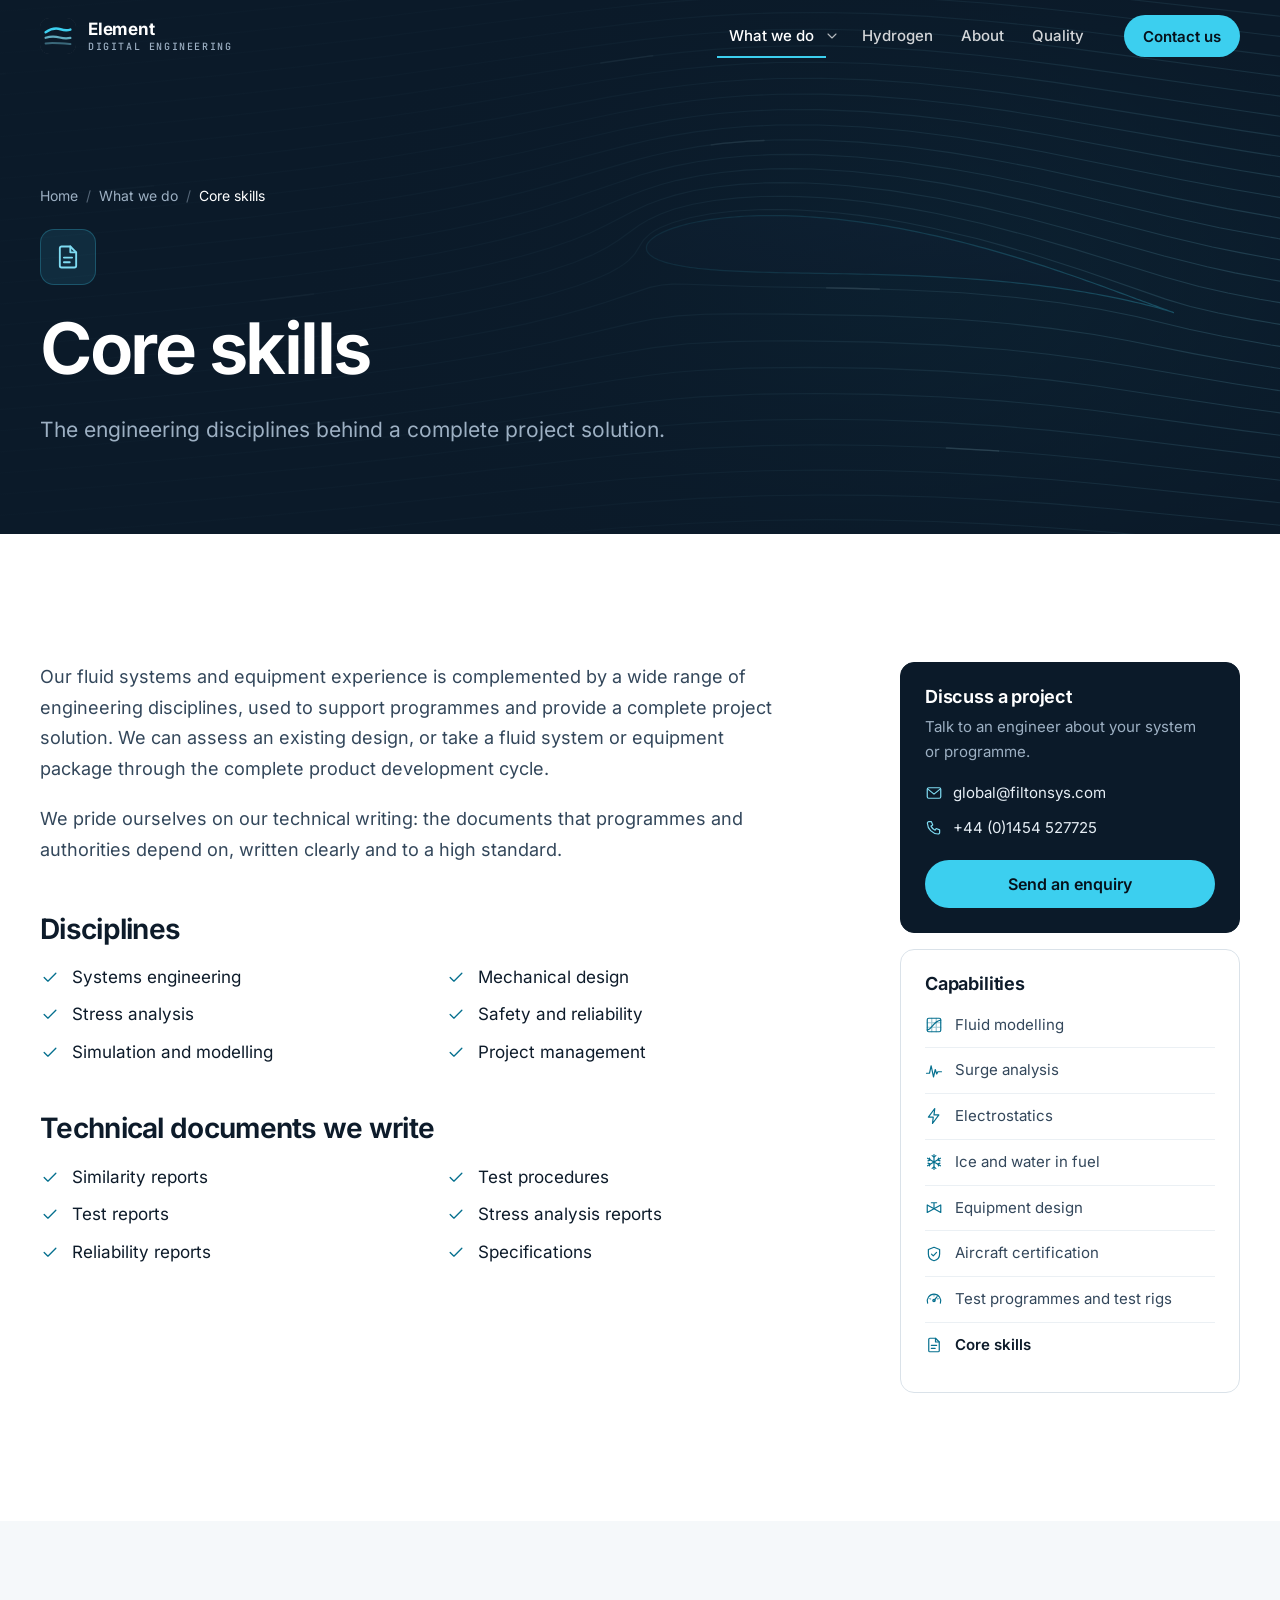
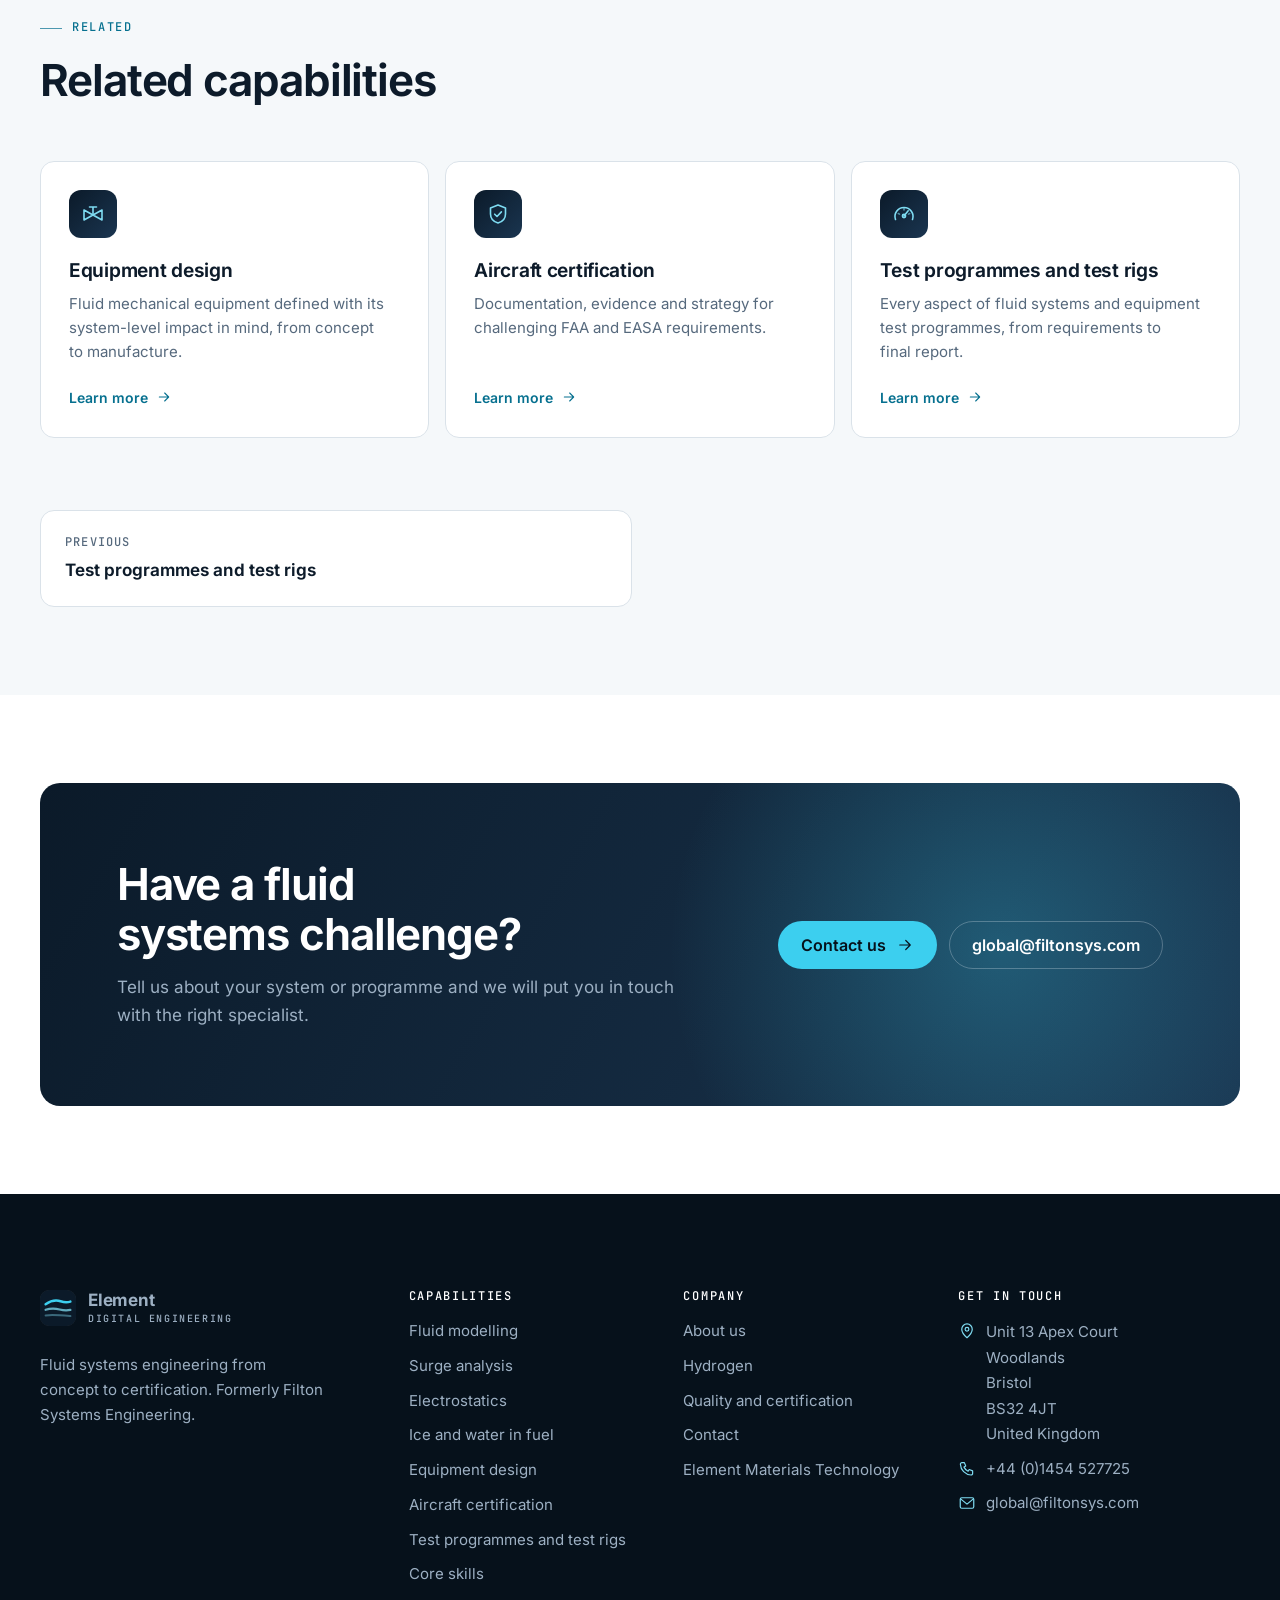
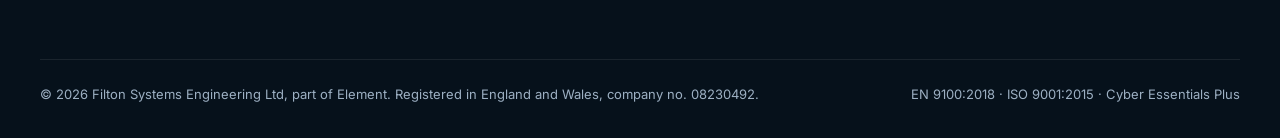
<file: filtonsys-website/public/what-we-do/skills/index.html>
<!doctype html>
<html lang="en-GB">
<head>
<meta charset="utf-8">
<meta name="viewport" content="width=device-width, initial-scale=1">
<title>Core skills | Element Digital Engineering</title>
<meta name="description" content="The engineering disciplines and technical writing behind a complete project solution.">
<link rel="canonical" href="https://filtonsys.com/what-we-do/skills/">
<meta name="theme-color" content="#0b1a29">
<meta property="og:type" content="website">
<meta property="og:site_name" content="Element Digital Engineering">
<meta property="og:title" content="Core skills | Element Digital Engineering">
<meta property="og:description" content="The engineering disciplines and technical writing behind a complete project solution.">
<meta property="og:url" content="https://filtonsys.com/what-we-do/skills/">
<meta property="og:image" content="https://filtonsys.com/assets/img/og.png">
<meta property="og:locale" content="en_GB">
<meta name="twitter:card" content="summary_large_image">
<link rel="icon" href="../../assets/img/favicon.svg" type="image/svg+xml">
<link rel="apple-touch-icon" href="../../assets/img/apple-touch-icon.png">
<link rel="preload" href="../../assets/fonts/inter-latin-wght.woff2" as="font" type="font/woff2" crossorigin>
<link rel="stylesheet" href="../../assets/css/styles.css?v=b4b4e66543">
<script>document.documentElement.classList.add("js")</script>
<script src="../../assets/js/main.js?v=9be0db458e" defer></script>
<script type="application/ld+json">{"@context": "https://schema.org", "@type": "BreadcrumbList", "itemListElement": [{"@type": "ListItem", "position": 1, "name": "Home", "item": "https://filtonsys.com/"}, {"@type": "ListItem", "position": 2, "name": "What we do", "item": "https://filtonsys.com/what-we-do/"}, {"@type": "ListItem", "position": 3, "name": "Core skills", "item": "https://filtonsys.com/what-we-do/skills/"}]}</script>
</head>
<body>
<a class="skip" href="#main">Skip to content</a>
<header class="site-header" data-header>
  <div class="container header-inner">
    <a class="brand" href="../../"><svg class="brand-mark" viewBox="0 0 32 32" aria-hidden="true" focusable="false"><rect width="32" height="32" rx="8" fill="#0B1A29"/><path d="M5 12.6c4.8-3.3 9.6-3.8 13.3-2.6 3.1 1 5.8 1.2 8.7.3" stroke="#3CCFEF" stroke-width="2.2" fill="none" stroke-linecap="round"/><path d="M5 17.6c4.8-1.7 8.8-1.3 12.5-.3 3.4.9 6.5 1 9.5.4" stroke="#7FDCF2" stroke-opacity=".75" stroke-width="2" fill="none" stroke-linecap="round"/><path d="M5 22.6c6-.9 11.2-.4 22 .6" stroke="#7FDCF2" stroke-opacity=".4" stroke-width="1.8" fill="none" stroke-linecap="round"/></svg><span class="brand-text"><strong>Element</strong><span>Digital Engineering</span></span><span class="sr-only"> home</span></a>
    <nav class="nav" aria-label="Main">
      <button class="nav-toggle" type="button" aria-expanded="false" aria-controls="nav-menu"><span class="sr-only">Open menu</span><svg class="icon icon-menu" viewBox="0 0 24 24" aria-hidden="true" focusable="false"><path d="M4 7h16M4 12h16M4 17h16"/></svg><svg class="icon icon-close" viewBox="0 0 24 24" aria-hidden="true" focusable="false"><path d="M6 6l12 12M18 6 6 18"/></svg></button>
      <div class="nav-menu" id="nav-menu">
        <ul class="nav-list">
          <li class="has-sub">
            <a class="nav-link is-active" href="../../what-we-do/">What we do</a>
            <button class="sub-toggle" type="button" aria-expanded="false" aria-controls="sub-capabilities"><span class="sr-only">Show capabilities</span><svg class="icon" viewBox="0 0 24 24" aria-hidden="true" focusable="false"><path d="m6 9 6 6 6-6"/></svg></button>
            <div class="sub" id="sub-capabilities">
              <ul class="sub-grid"><li><a href="../../what-we-do/fluid-modelling/"><svg class="icon" viewBox="0 0 24 24" aria-hidden="true" focusable="false"><rect x="3" y="3" width="18" height="18" rx="2"/><path d="M3 9h18M3 15h18M9 3v18M15 3v18" opacity=".4"/><path d="M3 18.5C9 18 11 7 21 5.5"/></svg><span><strong>Fluid modelling</strong><span>One-dimensional network analysis through to full CFD, compressible and incompressible.</span></span></a></li><li><a href="../../what-we-do/surge-analysis/"><svg class="icon" viewBox="0 0 24 24" aria-hidden="true" focusable="false"><path d="M2 15h4l2.2-10 3.1 15 2.4-10 1.9 6 1.5-3H22"/></svg><span><strong>Surge analysis</strong><span>Predicting transient pressures that can reach several times normal operating pressure, and designing them out.</span></span></a></li><li><a href="../../what-we-do/electro-statics/"><svg class="icon" viewBox="0 0 24 24" aria-hidden="true" focusable="false"><path d="M13 2 4.5 13.5H11L10 22l8.5-11.5H12L13 2z"/></svg><span><strong>Electrostatics</strong><span>Analysing, quantifying and mitigating static charge in flammable, low-conductivity fluids.</span></span></a></li><li><a href="../../what-we-do/ice-and-water-in-fuel/"><svg class="icon" viewBox="0 0 24 24" aria-hidden="true" focusable="false"><path d="M12 2v20M3.4 7l17.2 10M20.6 7 3.4 17"/><path d="m9.5 3.5 2.5 2 2.5-2M9.5 20.5l2.5-2 2.5 2M4 10.5l2.5-1-.5-2.7M20 13.5l-2.5 1 .5 2.7M4 13.5l2.5 1-.5 2.7M20 10.5l-2.5-1 .5-2.7"/></svg><span><strong>Ice and water in fuel</strong><span>Specialist understanding of how water and ice behave in fuel systems, and how to prove a design tolerates them.</span></span></a></li><li><a href="../../what-we-do/equipment-design/"><svg class="icon" viewBox="0 0 24 24" aria-hidden="true" focusable="false"><path d="M3 8v10l9-5-9-5zM21 8v10l-9-5 9-5z"/><path d="M12 13V5M8.5 5h7"/></svg><span><strong>Equipment design</strong><span>Fluid mechanical equipment defined with its system-level impact in mind, from concept to manufacture.</span></span></a></li><li><a href="../../what-we-do/certification/"><svg class="icon" viewBox="0 0 24 24" aria-hidden="true" focusable="false"><path d="M12 3 4.5 6v6c0 4.6 3.2 7.8 7.5 9 4.3-1.2 7.5-4.4 7.5-9V6L12 3z"/><path d="m8.7 12.2 2.3 2.3 4.4-4.6"/></svg><span><strong>Aircraft certification</strong><span>Documentation, evidence and strategy for challenging FAA and EASA requirements.</span></span></a></li><li><a href="../../what-we-do/testing/"><svg class="icon" viewBox="0 0 24 24" aria-hidden="true" focusable="false"><path d="M3.5 17.5a9 9 0 1 1 17 0"/><path d="m12 14 4.2-5.2"/><circle cx="12" cy="14" r="1.6"/><path d="M6.3 11.5l1.2.6M12 6.5V8M17.7 11.5l-1.2.6" opacity=".6"/></svg><span><strong>Test programmes and test rigs</strong><span>Every aspect of fluid systems and equipment test programmes, from requirements to final report.</span></span></a></li><li><a href="../../what-we-do/skills/"><svg class="icon" viewBox="0 0 24 24" aria-hidden="true" focusable="false"><path d="M14 3H6.5A1.5 1.5 0 0 0 5 4.5v15A1.5 1.5 0 0 0 6.5 21h11a1.5 1.5 0 0 0 1.5-1.5V8l-5-5z"/><path d="M14 3v5h5M8.5 12.5h7M8.5 16.5h5"/></svg><span><strong>Core skills</strong><span>The engineering disciplines and technical writing behind a complete project solution.</span></span></a></li></ul>
              <div class="sub-foot"><span class="muted">Fluid systems engineering from concept to certification.</span><a href="../../what-we-do/">All capabilities</a></div>
            </div>
          </li>
          <li><a class="nav-link" href="../../hydrogen/">Hydrogen</a></li>
          <li><a class="nav-link" href="../../about/">About</a></li>
          <li><a class="nav-link" href="../../en9100-quality-certificate-and-cyber-essentials-plus/">Quality</a></li>
        </ul>
        <a class="btn btn-primary nav-cta" href="../../contact/">Contact us</a>
      </div>
    </nav>
  </div>
</header>
<main id="main">
<section class="hero hero--page on-dark">
  <img class="hero-art" src="../../assets/img/flow.svg" alt="" width="1600" height="900">
  <div class="hero-shade"></div>
  <div class="container">
    <nav aria-label="Breadcrumb"><ol class="crumbs"><li><a href="../../">Home</a></li><li><a href="../../what-we-do/">What we do</a></li><li><span aria-current="page">Core skills</span></li></ol></nav>
    <div class="hero-icon"><svg class="icon" viewBox="0 0 24 24" aria-hidden="true" focusable="false"><path d="M14 3H6.5A1.5 1.5 0 0 0 5 4.5v15A1.5 1.5 0 0 0 6.5 21h11a1.5 1.5 0 0 0 1.5-1.5V8l-5-5z"/><path d="M14 3v5h5M8.5 12.5h7M8.5 16.5h5"/></svg></div>
    <h1>Core skills</h1>
    <p class="lead">The engineering disciplines behind a complete project solution.</p>
    
    
  </div>
</section>
<section class="section">
  <div class="container service-layout">
    <article class="service-body">
      <div class="prose"><p>Our fluid systems and equipment experience is complemented by a wide range of engineering disciplines, used to support programmes and provide a complete project solution. We can assess an existing design, or take a fluid system or equipment package through the complete product development cycle.</p><p>We pride ourselves on our technical writing: the documents that programmes and authorities depend on, written clearly and to a high standard.</p></div>
      <h2>Disciplines</h2><ul class="checklist"><li><svg class="icon" viewBox="0 0 24 24" aria-hidden="true" focusable="false"><path d="m5 12.5 4.5 4.5L19 7.5"/></svg><span>Systems engineering</span></li><li><svg class="icon" viewBox="0 0 24 24" aria-hidden="true" focusable="false"><path d="m5 12.5 4.5 4.5L19 7.5"/></svg><span>Mechanical design</span></li><li><svg class="icon" viewBox="0 0 24 24" aria-hidden="true" focusable="false"><path d="m5 12.5 4.5 4.5L19 7.5"/></svg><span>Stress analysis</span></li><li><svg class="icon" viewBox="0 0 24 24" aria-hidden="true" focusable="false"><path d="m5 12.5 4.5 4.5L19 7.5"/></svg><span>Safety and reliability</span></li><li><svg class="icon" viewBox="0 0 24 24" aria-hidden="true" focusable="false"><path d="m5 12.5 4.5 4.5L19 7.5"/></svg><span>Simulation and modelling</span></li><li><svg class="icon" viewBox="0 0 24 24" aria-hidden="true" focusable="false"><path d="m5 12.5 4.5 4.5L19 7.5"/></svg><span>Project management</span></li></ul><h2>Technical documents we write</h2><ul class="checklist"><li><svg class="icon" viewBox="0 0 24 24" aria-hidden="true" focusable="false"><path d="m5 12.5 4.5 4.5L19 7.5"/></svg><span>Similarity reports</span></li><li><svg class="icon" viewBox="0 0 24 24" aria-hidden="true" focusable="false"><path d="m5 12.5 4.5 4.5L19 7.5"/></svg><span>Test procedures</span></li><li><svg class="icon" viewBox="0 0 24 24" aria-hidden="true" focusable="false"><path d="m5 12.5 4.5 4.5L19 7.5"/></svg><span>Test reports</span></li><li><svg class="icon" viewBox="0 0 24 24" aria-hidden="true" focusable="false"><path d="m5 12.5 4.5 4.5L19 7.5"/></svg><span>Stress analysis reports</span></li><li><svg class="icon" viewBox="0 0 24 24" aria-hidden="true" focusable="false"><path d="m5 12.5 4.5 4.5L19 7.5"/></svg><span>Reliability reports</span></li><li><svg class="icon" viewBox="0 0 24 24" aria-hidden="true" focusable="false"><path d="m5 12.5 4.5 4.5L19 7.5"/></svg><span>Specifications</span></li></ul>
    </article>
    <aside class="aside" aria-label="Enquiries and other capabilities">
      <div class="aside-card aside-card--dark on-dark">
        <h2>Discuss a project</h2>
        <p>Talk to an engineer about your system or programme.</p>
        <ul class="aside-contact">
          <li><a href="mailto:global@filtonsys.com"><svg class="icon" viewBox="0 0 24 24" aria-hidden="true" focusable="false"><rect x="3" y="5" width="18" height="14" rx="2"/><path d="m3.5 6.5 8.5 7 8.5-7"/></svg>global@filtonsys.com</a></li>
          <li><a href="tel:+441454527725"><svg class="icon" viewBox="0 0 24 24" aria-hidden="true" focusable="false"><path d="M5.2 3.5h3.3l1.8 4.6-2.3 1.4a11.5 11.5 0 0 0 5.5 5.5l1.4-2.3 4.6 1.8v3.3A2 2 0 0 1 17.4 20 15 15 0 0 1 3.2 5.6a2 2 0 0 1 2-2.1z"/></svg>+44 (0)1454 527725</a></li>
        </ul>
        <a class="btn btn-primary" href="../../contact/">Send an enquiry</a>
      </div>
      <div class="aside-card">
        <h2>Capabilities</h2>
        <ul class="aside-nav"><li><a href="../../what-we-do/fluid-modelling/"><svg class="icon" viewBox="0 0 24 24" aria-hidden="true" focusable="false"><rect x="3" y="3" width="18" height="18" rx="2"/><path d="M3 9h18M3 15h18M9 3v18M15 3v18" opacity=".4"/><path d="M3 18.5C9 18 11 7 21 5.5"/></svg>Fluid modelling</a></li><li><a href="../../what-we-do/surge-analysis/"><svg class="icon" viewBox="0 0 24 24" aria-hidden="true" focusable="false"><path d="M2 15h4l2.2-10 3.1 15 2.4-10 1.9 6 1.5-3H22"/></svg>Surge analysis</a></li><li><a href="../../what-we-do/electro-statics/"><svg class="icon" viewBox="0 0 24 24" aria-hidden="true" focusable="false"><path d="M13 2 4.5 13.5H11L10 22l8.5-11.5H12L13 2z"/></svg>Electrostatics</a></li><li><a href="../../what-we-do/ice-and-water-in-fuel/"><svg class="icon" viewBox="0 0 24 24" aria-hidden="true" focusable="false"><path d="M12 2v20M3.4 7l17.2 10M20.6 7 3.4 17"/><path d="m9.5 3.5 2.5 2 2.5-2M9.5 20.5l2.5-2 2.5 2M4 10.5l2.5-1-.5-2.7M20 13.5l-2.5 1 .5 2.7M4 13.5l2.5 1-.5 2.7M20 10.5l-2.5-1 .5-2.7"/></svg>Ice and water in fuel</a></li><li><a href="../../what-we-do/equipment-design/"><svg class="icon" viewBox="0 0 24 24" aria-hidden="true" focusable="false"><path d="M3 8v10l9-5-9-5zM21 8v10l-9-5 9-5z"/><path d="M12 13V5M8.5 5h7"/></svg>Equipment design</a></li><li><a href="../../what-we-do/certification/"><svg class="icon" viewBox="0 0 24 24" aria-hidden="true" focusable="false"><path d="M12 3 4.5 6v6c0 4.6 3.2 7.8 7.5 9 4.3-1.2 7.5-4.4 7.5-9V6L12 3z"/><path d="m8.7 12.2 2.3 2.3 4.4-4.6"/></svg>Aircraft certification</a></li><li><a href="../../what-we-do/testing/"><svg class="icon" viewBox="0 0 24 24" aria-hidden="true" focusable="false"><path d="M3.5 17.5a9 9 0 1 1 17 0"/><path d="m12 14 4.2-5.2"/><circle cx="12" cy="14" r="1.6"/><path d="M6.3 11.5l1.2.6M12 6.5V8M17.7 11.5l-1.2.6" opacity=".6"/></svg>Test programmes and test rigs</a></li><li><a href="../../what-we-do/skills/" aria-current="page"><svg class="icon" viewBox="0 0 24 24" aria-hidden="true" focusable="false"><path d="M14 3H6.5A1.5 1.5 0 0 0 5 4.5v15A1.5 1.5 0 0 0 6.5 21h11a1.5 1.5 0 0 0 1.5-1.5V8l-5-5z"/><path d="M14 3v5h5M8.5 12.5h7M8.5 16.5h5"/></svg>Core skills</a></li></ul>
      </div>
    </aside>
  </div>
</section>
<section class="section section--tint section--tight">
  <div class="container">
    <div class="section-head"><div><p class="eyebrow">Related</p><h2>Related capabilities</h2></div></div>
    <ul class="card-grid card-grid--3" data-reveal-group><li><a class="card" href="../../what-we-do/equipment-design/">
  <span class="card-icon"><svg class="icon" viewBox="0 0 24 24" aria-hidden="true" focusable="false"><path d="M3 8v10l9-5-9-5zM21 8v10l-9-5 9-5z"/><path d="M12 13V5M8.5 5h7"/></svg></span>
  <h3>Equipment design</h3>
  <p>Fluid mechanical equipment defined with its system-level impact in mind, from concept to manufacture.</p>
  <span class="card-more">Learn more <svg class="icon" viewBox="0 0 24 24" aria-hidden="true" focusable="false"><path d="M5 12h14M13 6l6 6-6 6"/></svg></span>
</a></li><li><a class="card" href="../../what-we-do/certification/">
  <span class="card-icon"><svg class="icon" viewBox="0 0 24 24" aria-hidden="true" focusable="false"><path d="M12 3 4.5 6v6c0 4.6 3.2 7.8 7.5 9 4.3-1.2 7.5-4.4 7.5-9V6L12 3z"/><path d="m8.7 12.2 2.3 2.3 4.4-4.6"/></svg></span>
  <h3>Aircraft certification</h3>
  <p>Documentation, evidence and strategy for challenging FAA and EASA requirements.</p>
  <span class="card-more">Learn more <svg class="icon" viewBox="0 0 24 24" aria-hidden="true" focusable="false"><path d="M5 12h14M13 6l6 6-6 6"/></svg></span>
</a></li><li><a class="card" href="../../what-we-do/testing/">
  <span class="card-icon"><svg class="icon" viewBox="0 0 24 24" aria-hidden="true" focusable="false"><path d="M3.5 17.5a9 9 0 1 1 17 0"/><path d="m12 14 4.2-5.2"/><circle cx="12" cy="14" r="1.6"/><path d="M6.3 11.5l1.2.6M12 6.5V8M17.7 11.5l-1.2.6" opacity=".6"/></svg></span>
  <h3>Test programmes and test rigs</h3>
  <p>Every aspect of fluid systems and equipment test programmes, from requirements to final report.</p>
  <span class="card-more">Learn more <svg class="icon" viewBox="0 0 24 24" aria-hidden="true" focusable="false"><path d="M5 12h14M13 6l6 6-6 6"/></svg></span>
</a></li></ul>
    <nav class="pager mt-l" aria-label="More capabilities"><a class="prev" href="../../what-we-do/testing/"><small>Previous</small><strong>Test programmes and test rigs</strong></a></nav>
  </div>
</section>
<section class="section section--tight">
  <div class="container">
    <div class="cta on-dark" data-reveal>
      <div><h2>Have a fluid systems challenge?</h2><p>Tell us about your system or programme and we will put you in touch with the right specialist.</p></div>
      <div class="actions">
        <a class="btn btn-primary" href="../../contact/">Contact us <svg class="icon" viewBox="0 0 24 24" aria-hidden="true" focusable="false"><path d="M5 12h14M13 6l6 6-6 6"/></svg></a>
        <a class="btn btn-ghost" href="mailto:global@filtonsys.com">global@filtonsys.com</a>
      </div>
    </div>
  </div>
</section>
</main>
<footer class="site-footer on-dark">
  <div class="container">
    <div class="footer-grid">
      <div class="footer-about">
        <a class="brand" href="../../"><svg class="brand-mark" viewBox="0 0 32 32" aria-hidden="true" focusable="false"><rect width="32" height="32" rx="8" fill="#0B1A29"/><path d="M5 12.6c4.8-3.3 9.6-3.8 13.3-2.6 3.1 1 5.8 1.2 8.7.3" stroke="#3CCFEF" stroke-width="2.2" fill="none" stroke-linecap="round"/><path d="M5 17.6c4.8-1.7 8.8-1.3 12.5-.3 3.4.9 6.5 1 9.5.4" stroke="#7FDCF2" stroke-opacity=".75" stroke-width="2" fill="none" stroke-linecap="round"/><path d="M5 22.6c6-.9 11.2-.4 22 .6" stroke="#7FDCF2" stroke-opacity=".4" stroke-width="1.8" fill="none" stroke-linecap="round"/></svg><span class="brand-text"><strong>Element</strong><span>Digital Engineering</span></span><span class="sr-only"> home</span></a>
        <p>Fluid systems engineering from concept to certification. Formerly Filton Systems Engineering.</p>
      </div>
      <nav aria-labelledby="footer-caps"><h2 id="footer-caps">Capabilities</h2><ul><li><a href="../../what-we-do/fluid-modelling/">Fluid modelling</a></li><li><a href="../../what-we-do/surge-analysis/">Surge analysis</a></li><li><a href="../../what-we-do/electro-statics/">Electrostatics</a></li><li><a href="../../what-we-do/ice-and-water-in-fuel/">Ice and water in fuel</a></li><li><a href="../../what-we-do/equipment-design/">Equipment design</a></li><li><a href="../../what-we-do/certification/">Aircraft certification</a></li><li><a href="../../what-we-do/testing/">Test programmes and test rigs</a></li><li><a href="../../what-we-do/skills/">Core skills</a></li></ul></nav>
      <nav aria-labelledby="footer-company"><h2 id="footer-company">Company</h2><ul>
        <li><a href="../../about/">About us</a></li>
        <li><a href="../../hydrogen/">Hydrogen</a></li>
        <li><a href="../../en9100-quality-certificate-and-cyber-essentials-plus/">Quality and certification</a></li>
        <li><a href="../../contact/">Contact</a></li>
        <li><a href="https://www.element.com" rel="noopener">Element Materials Technology</a></li>
      </ul></nav>
      <div><h2>Get in touch</h2><ul class="footer-contact">
        <li><svg class="icon" viewBox="0 0 24 24" aria-hidden="true" focusable="false"><path d="M12 21s-7-6.1-7-11.4a7 7 0 0 1 14 0C19 14.9 12 21 12 21z"/><circle cx="12" cy="9.6" r="2.5"/></svg><address>Unit 13 Apex Court<br>Woodlands<br>Bristol<br>BS32 4JT<br>United Kingdom</address></li>
        <li><svg class="icon" viewBox="0 0 24 24" aria-hidden="true" focusable="false"><path d="M5.2 3.5h3.3l1.8 4.6-2.3 1.4a11.5 11.5 0 0 0 5.5 5.5l1.4-2.3 4.6 1.8v3.3A2 2 0 0 1 17.4 20 15 15 0 0 1 3.2 5.6a2 2 0 0 1 2-2.1z"/></svg><a href="tel:+441454527725">+44 (0)1454 527725</a></li>
        <li><svg class="icon" viewBox="0 0 24 24" aria-hidden="true" focusable="false"><rect x="3" y="5" width="18" height="14" rx="2"/><path d="m3.5 6.5 8.5 7 8.5-7"/></svg><a href="mailto:global@filtonsys.com">global@filtonsys.com</a></li>
      </ul></div>
    </div>
    <div class="footer-bottom">
      <p>&copy; <span data-year>2026</span> Filton Systems Engineering Ltd, part of Element. Registered in England and Wales, company no. 08230492.</p>
      <p>EN 9100:2018 &middot; ISO 9001:2015 &middot; Cyber Essentials Plus</p>
    </div>
  </div>
</footer>
</body>
</html>
</file>
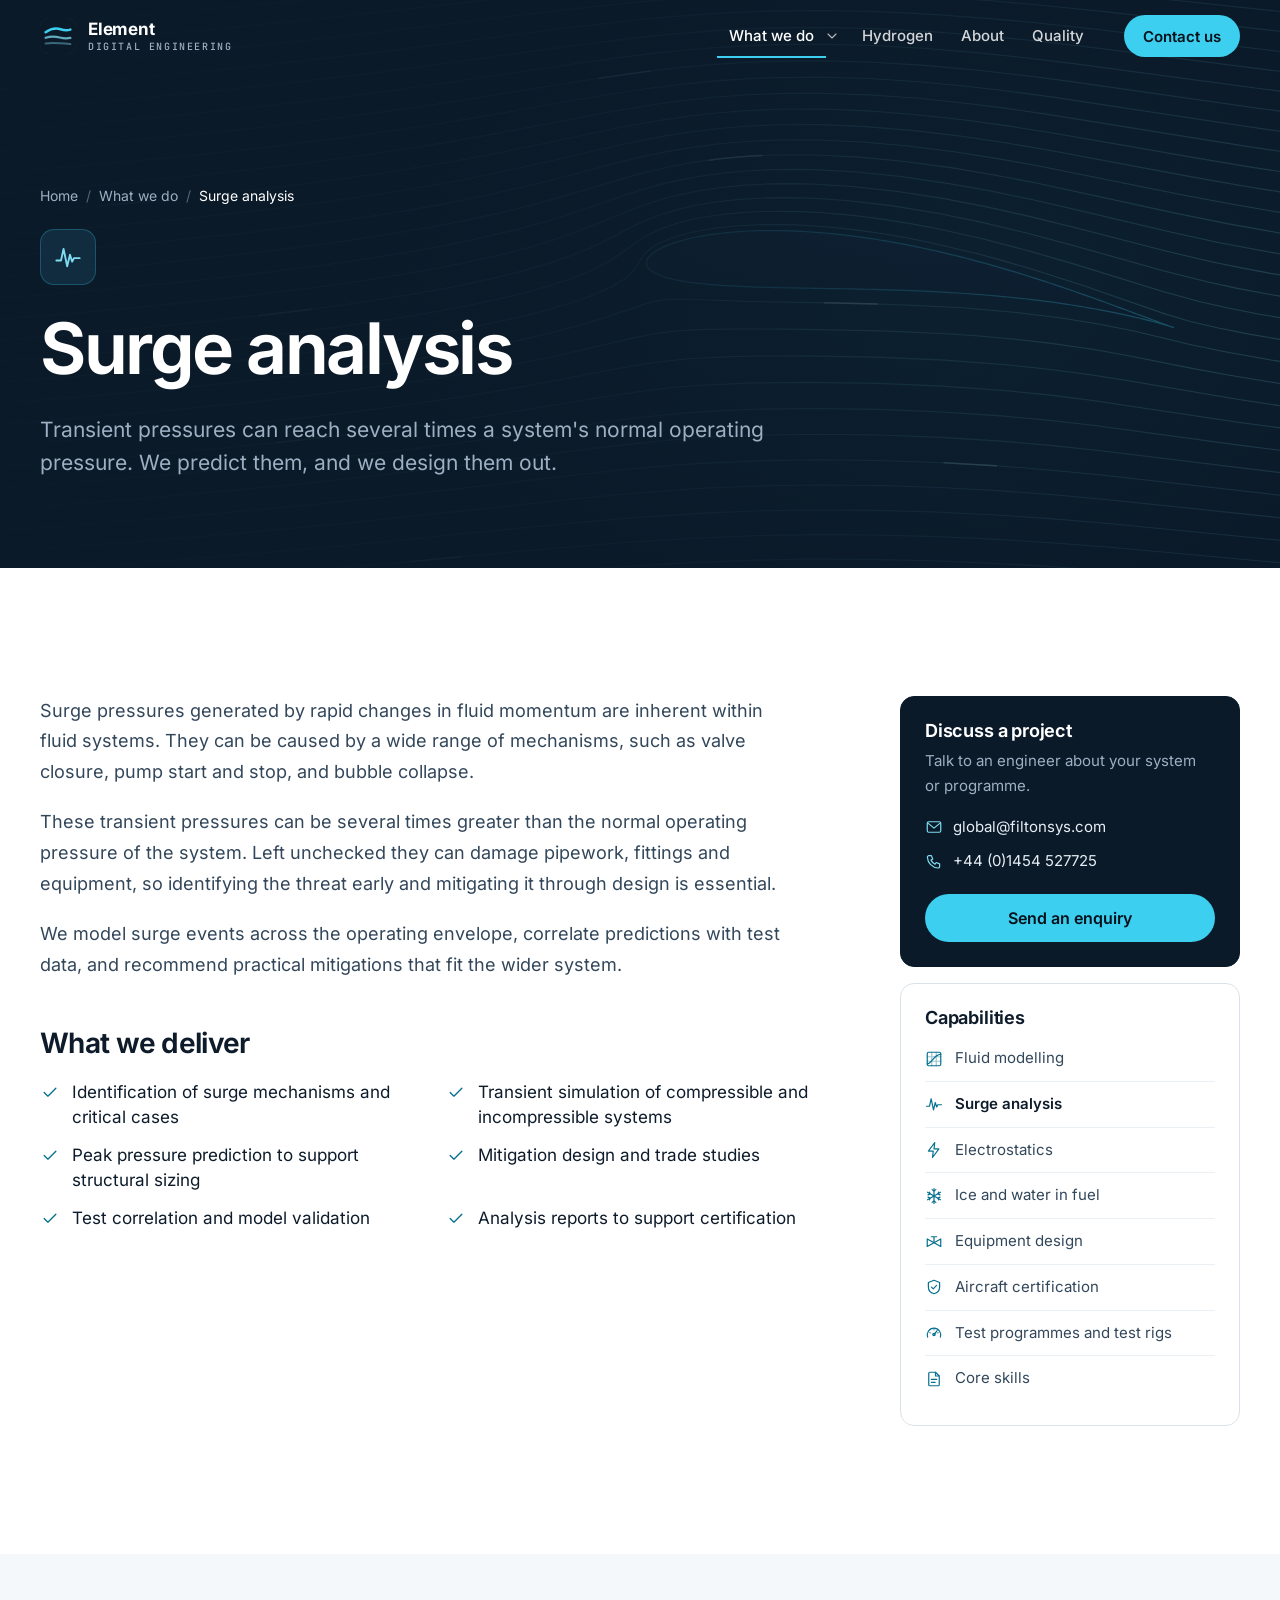
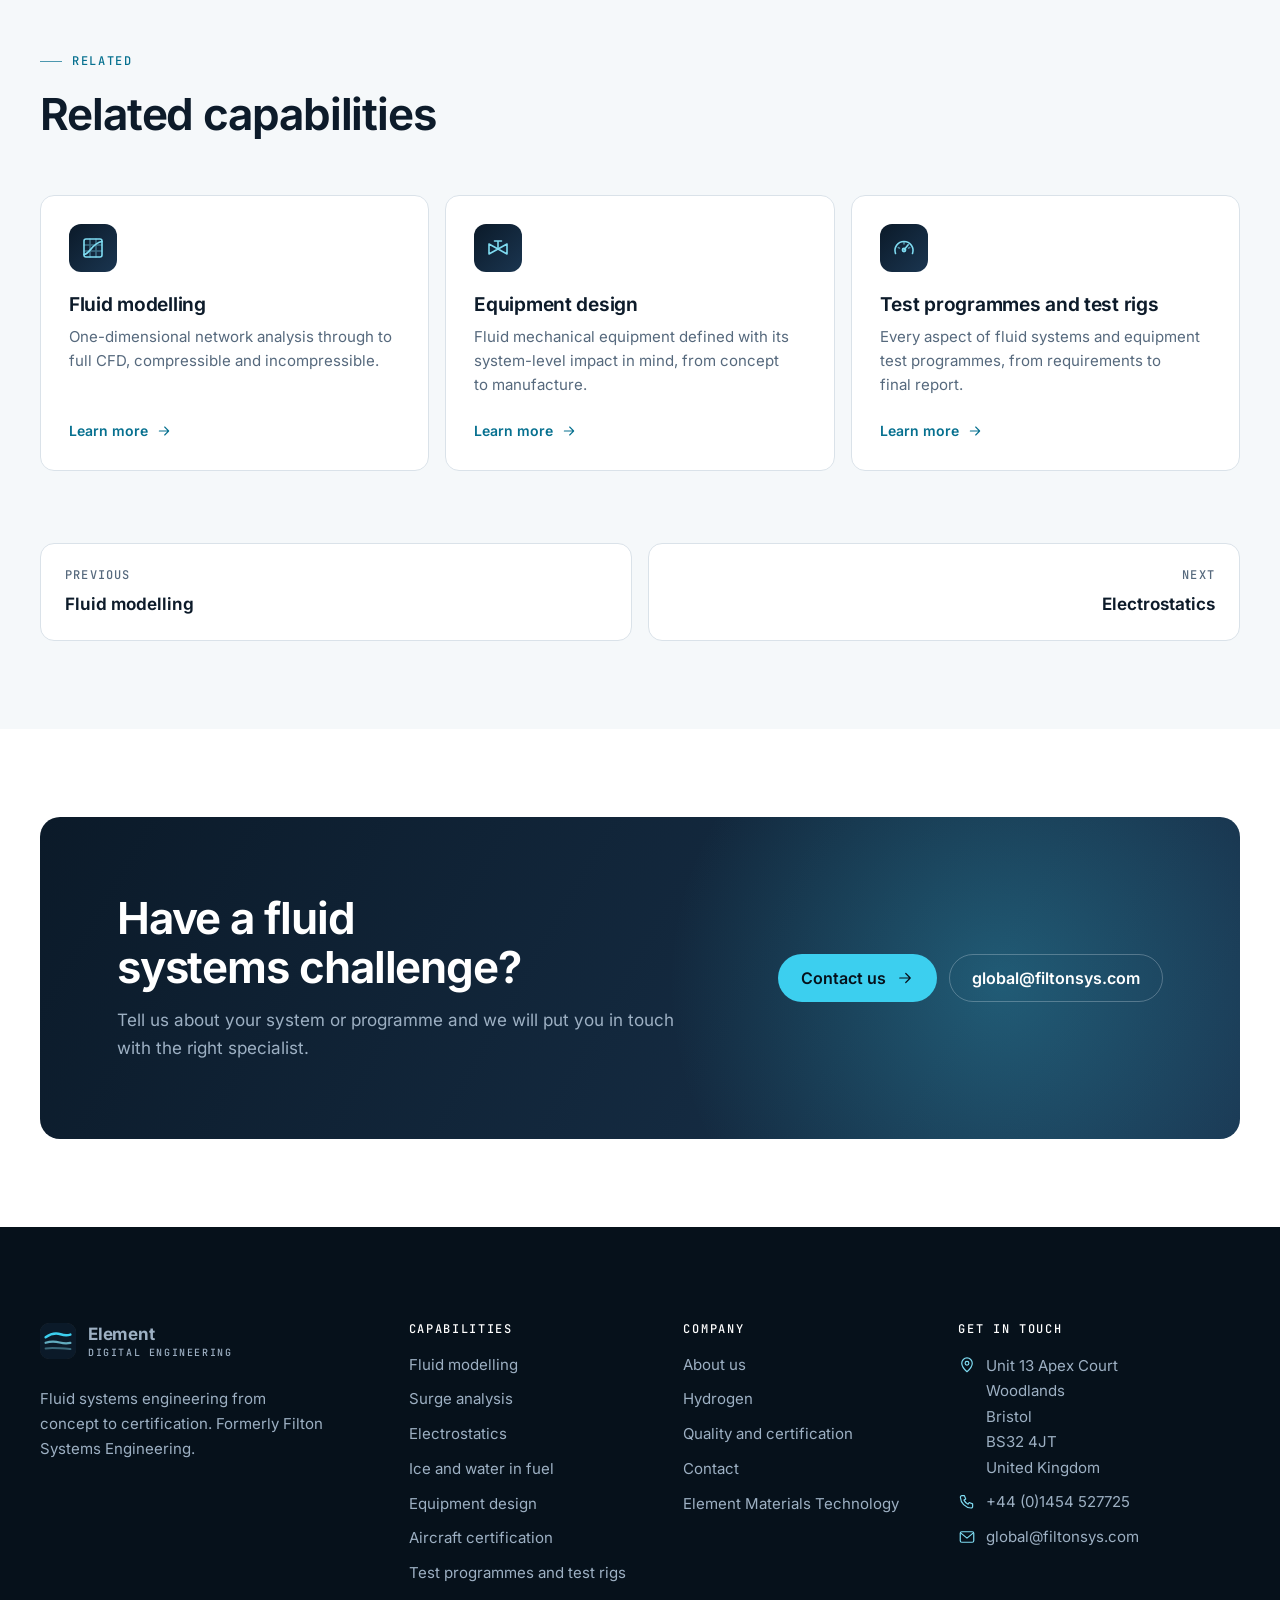
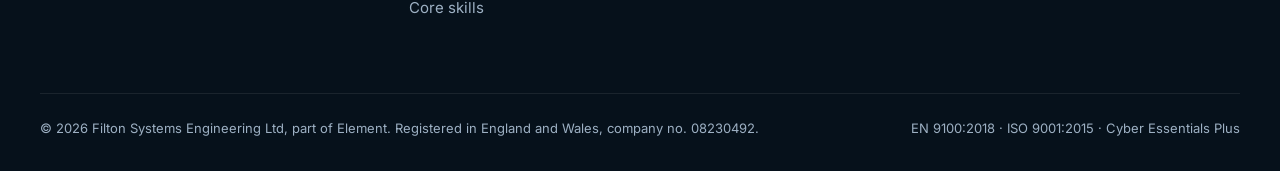
<file: filtonsys-website/public/what-we-do/surge-analysis/index.html>
<!doctype html>
<html lang="en-GB">
<head>
<meta charset="utf-8">
<meta name="viewport" content="width=device-width, initial-scale=1">
<title>Surge analysis | Element Digital Engineering</title>
<meta name="description" content="Predicting transient pressures that can reach several times normal operating pressure, and designing them out.">
<link rel="canonical" href="https://filtonsys.com/what-we-do/surge-analysis/">
<meta name="theme-color" content="#0b1a29">
<meta property="og:type" content="website">
<meta property="og:site_name" content="Element Digital Engineering">
<meta property="og:title" content="Surge analysis | Element Digital Engineering">
<meta property="og:description" content="Predicting transient pressures that can reach several times normal operating pressure, and designing them out.">
<meta property="og:url" content="https://filtonsys.com/what-we-do/surge-analysis/">
<meta property="og:image" content="https://filtonsys.com/assets/img/og.png">
<meta property="og:locale" content="en_GB">
<meta name="twitter:card" content="summary_large_image">
<link rel="icon" href="../../assets/img/favicon.svg" type="image/svg+xml">
<link rel="apple-touch-icon" href="../../assets/img/apple-touch-icon.png">
<link rel="preload" href="../../assets/fonts/inter-latin-wght.woff2" as="font" type="font/woff2" crossorigin>
<link rel="stylesheet" href="../../assets/css/styles.css?v=b4b4e66543">
<script>document.documentElement.classList.add("js")</script>
<script src="../../assets/js/main.js?v=9be0db458e" defer></script>
<script type="application/ld+json">{"@context": "https://schema.org", "@type": "BreadcrumbList", "itemListElement": [{"@type": "ListItem", "position": 1, "name": "Home", "item": "https://filtonsys.com/"}, {"@type": "ListItem", "position": 2, "name": "What we do", "item": "https://filtonsys.com/what-we-do/"}, {"@type": "ListItem", "position": 3, "name": "Surge analysis", "item": "https://filtonsys.com/what-we-do/surge-analysis/"}]}</script>
</head>
<body>
<a class="skip" href="#main">Skip to content</a>
<header class="site-header" data-header>
  <div class="container header-inner">
    <a class="brand" href="../../"><svg class="brand-mark" viewBox="0 0 32 32" aria-hidden="true" focusable="false"><rect width="32" height="32" rx="8" fill="#0B1A29"/><path d="M5 12.6c4.8-3.3 9.6-3.8 13.3-2.6 3.1 1 5.8 1.2 8.7.3" stroke="#3CCFEF" stroke-width="2.2" fill="none" stroke-linecap="round"/><path d="M5 17.6c4.8-1.7 8.8-1.3 12.5-.3 3.4.9 6.5 1 9.5.4" stroke="#7FDCF2" stroke-opacity=".75" stroke-width="2" fill="none" stroke-linecap="round"/><path d="M5 22.6c6-.9 11.2-.4 22 .6" stroke="#7FDCF2" stroke-opacity=".4" stroke-width="1.8" fill="none" stroke-linecap="round"/></svg><span class="brand-text"><strong>Element</strong><span>Digital Engineering</span></span><span class="sr-only"> home</span></a>
    <nav class="nav" aria-label="Main">
      <button class="nav-toggle" type="button" aria-expanded="false" aria-controls="nav-menu"><span class="sr-only">Open menu</span><svg class="icon icon-menu" viewBox="0 0 24 24" aria-hidden="true" focusable="false"><path d="M4 7h16M4 12h16M4 17h16"/></svg><svg class="icon icon-close" viewBox="0 0 24 24" aria-hidden="true" focusable="false"><path d="M6 6l12 12M18 6 6 18"/></svg></button>
      <div class="nav-menu" id="nav-menu">
        <ul class="nav-list">
          <li class="has-sub">
            <a class="nav-link is-active" href="../../what-we-do/">What we do</a>
            <button class="sub-toggle" type="button" aria-expanded="false" aria-controls="sub-capabilities"><span class="sr-only">Show capabilities</span><svg class="icon" viewBox="0 0 24 24" aria-hidden="true" focusable="false"><path d="m6 9 6 6 6-6"/></svg></button>
            <div class="sub" id="sub-capabilities">
              <ul class="sub-grid"><li><a href="../../what-we-do/fluid-modelling/"><svg class="icon" viewBox="0 0 24 24" aria-hidden="true" focusable="false"><rect x="3" y="3" width="18" height="18" rx="2"/><path d="M3 9h18M3 15h18M9 3v18M15 3v18" opacity=".4"/><path d="M3 18.5C9 18 11 7 21 5.5"/></svg><span><strong>Fluid modelling</strong><span>One-dimensional network analysis through to full CFD, compressible and incompressible.</span></span></a></li><li><a href="../../what-we-do/surge-analysis/"><svg class="icon" viewBox="0 0 24 24" aria-hidden="true" focusable="false"><path d="M2 15h4l2.2-10 3.1 15 2.4-10 1.9 6 1.5-3H22"/></svg><span><strong>Surge analysis</strong><span>Predicting transient pressures that can reach several times normal operating pressure, and designing them out.</span></span></a></li><li><a href="../../what-we-do/electro-statics/"><svg class="icon" viewBox="0 0 24 24" aria-hidden="true" focusable="false"><path d="M13 2 4.5 13.5H11L10 22l8.5-11.5H12L13 2z"/></svg><span><strong>Electrostatics</strong><span>Analysing, quantifying and mitigating static charge in flammable, low-conductivity fluids.</span></span></a></li><li><a href="../../what-we-do/ice-and-water-in-fuel/"><svg class="icon" viewBox="0 0 24 24" aria-hidden="true" focusable="false"><path d="M12 2v20M3.4 7l17.2 10M20.6 7 3.4 17"/><path d="m9.5 3.5 2.5 2 2.5-2M9.5 20.5l2.5-2 2.5 2M4 10.5l2.5-1-.5-2.7M20 13.5l-2.5 1 .5 2.7M4 13.5l2.5 1-.5 2.7M20 10.5l-2.5-1 .5-2.7"/></svg><span><strong>Ice and water in fuel</strong><span>Specialist understanding of how water and ice behave in fuel systems, and how to prove a design tolerates them.</span></span></a></li><li><a href="../../what-we-do/equipment-design/"><svg class="icon" viewBox="0 0 24 24" aria-hidden="true" focusable="false"><path d="M3 8v10l9-5-9-5zM21 8v10l-9-5 9-5z"/><path d="M12 13V5M8.5 5h7"/></svg><span><strong>Equipment design</strong><span>Fluid mechanical equipment defined with its system-level impact in mind, from concept to manufacture.</span></span></a></li><li><a href="../../what-we-do/certification/"><svg class="icon" viewBox="0 0 24 24" aria-hidden="true" focusable="false"><path d="M12 3 4.5 6v6c0 4.6 3.2 7.8 7.5 9 4.3-1.2 7.5-4.4 7.5-9V6L12 3z"/><path d="m8.7 12.2 2.3 2.3 4.4-4.6"/></svg><span><strong>Aircraft certification</strong><span>Documentation, evidence and strategy for challenging FAA and EASA requirements.</span></span></a></li><li><a href="../../what-we-do/testing/"><svg class="icon" viewBox="0 0 24 24" aria-hidden="true" focusable="false"><path d="M3.5 17.5a9 9 0 1 1 17 0"/><path d="m12 14 4.2-5.2"/><circle cx="12" cy="14" r="1.6"/><path d="M6.3 11.5l1.2.6M12 6.5V8M17.7 11.5l-1.2.6" opacity=".6"/></svg><span><strong>Test programmes and test rigs</strong><span>Every aspect of fluid systems and equipment test programmes, from requirements to final report.</span></span></a></li><li><a href="../../what-we-do/skills/"><svg class="icon" viewBox="0 0 24 24" aria-hidden="true" focusable="false"><path d="M14 3H6.5A1.5 1.5 0 0 0 5 4.5v15A1.5 1.5 0 0 0 6.5 21h11a1.5 1.5 0 0 0 1.5-1.5V8l-5-5z"/><path d="M14 3v5h5M8.5 12.5h7M8.5 16.5h5"/></svg><span><strong>Core skills</strong><span>The engineering disciplines and technical writing behind a complete project solution.</span></span></a></li></ul>
              <div class="sub-foot"><span class="muted">Fluid systems engineering from concept to certification.</span><a href="../../what-we-do/">All capabilities</a></div>
            </div>
          </li>
          <li><a class="nav-link" href="../../hydrogen/">Hydrogen</a></li>
          <li><a class="nav-link" href="../../about/">About</a></li>
          <li><a class="nav-link" href="../../en9100-quality-certificate-and-cyber-essentials-plus/">Quality</a></li>
        </ul>
        <a class="btn btn-primary nav-cta" href="../../contact/">Contact us</a>
      </div>
    </nav>
  </div>
</header>
<main id="main">
<section class="hero hero--page on-dark">
  <img class="hero-art" src="../../assets/img/flow.svg" alt="" width="1600" height="900">
  <div class="hero-shade"></div>
  <div class="container">
    <nav aria-label="Breadcrumb"><ol class="crumbs"><li><a href="../../">Home</a></li><li><a href="../../what-we-do/">What we do</a></li><li><span aria-current="page">Surge analysis</span></li></ol></nav>
    <div class="hero-icon"><svg class="icon" viewBox="0 0 24 24" aria-hidden="true" focusable="false"><path d="M2 15h4l2.2-10 3.1 15 2.4-10 1.9 6 1.5-3H22"/></svg></div>
    <h1>Surge analysis</h1>
    <p class="lead">Transient pressures can reach several times a system&#x27;s normal operating pressure. We predict them, and we design them out.</p>
    
    
  </div>
</section>
<section class="section">
  <div class="container service-layout">
    <article class="service-body">
      <div class="prose"><p>Surge pressures generated by rapid changes in fluid momentum are inherent within fluid systems. They can be caused by a wide range of mechanisms, such as valve closure, pump start and stop, and bubble collapse.</p><p>These transient pressures can be several times greater than the normal operating pressure of the system. Left unchecked they can damage pipework, fittings and equipment, so identifying the threat early and mitigating it through design is essential.</p><p>We model surge events across the operating envelope, correlate predictions with test data, and recommend practical mitigations that fit the wider system.</p></div>
      <h2>What we deliver</h2><ul class="checklist"><li><svg class="icon" viewBox="0 0 24 24" aria-hidden="true" focusable="false"><path d="m5 12.5 4.5 4.5L19 7.5"/></svg><span>Identification of surge mechanisms and critical cases</span></li><li><svg class="icon" viewBox="0 0 24 24" aria-hidden="true" focusable="false"><path d="m5 12.5 4.5 4.5L19 7.5"/></svg><span>Transient simulation of compressible and incompressible systems</span></li><li><svg class="icon" viewBox="0 0 24 24" aria-hidden="true" focusable="false"><path d="m5 12.5 4.5 4.5L19 7.5"/></svg><span>Peak pressure prediction to support structural sizing</span></li><li><svg class="icon" viewBox="0 0 24 24" aria-hidden="true" focusable="false"><path d="m5 12.5 4.5 4.5L19 7.5"/></svg><span>Mitigation design and trade studies</span></li><li><svg class="icon" viewBox="0 0 24 24" aria-hidden="true" focusable="false"><path d="m5 12.5 4.5 4.5L19 7.5"/></svg><span>Test correlation and model validation</span></li><li><svg class="icon" viewBox="0 0 24 24" aria-hidden="true" focusable="false"><path d="m5 12.5 4.5 4.5L19 7.5"/></svg><span>Analysis reports to support certification</span></li></ul>
    </article>
    <aside class="aside" aria-label="Enquiries and other capabilities">
      <div class="aside-card aside-card--dark on-dark">
        <h2>Discuss a project</h2>
        <p>Talk to an engineer about your system or programme.</p>
        <ul class="aside-contact">
          <li><a href="mailto:global@filtonsys.com"><svg class="icon" viewBox="0 0 24 24" aria-hidden="true" focusable="false"><rect x="3" y="5" width="18" height="14" rx="2"/><path d="m3.5 6.5 8.5 7 8.5-7"/></svg>global@filtonsys.com</a></li>
          <li><a href="tel:+441454527725"><svg class="icon" viewBox="0 0 24 24" aria-hidden="true" focusable="false"><path d="M5.2 3.5h3.3l1.8 4.6-2.3 1.4a11.5 11.5 0 0 0 5.5 5.5l1.4-2.3 4.6 1.8v3.3A2 2 0 0 1 17.4 20 15 15 0 0 1 3.2 5.6a2 2 0 0 1 2-2.1z"/></svg>+44 (0)1454 527725</a></li>
        </ul>
        <a class="btn btn-primary" href="../../contact/">Send an enquiry</a>
      </div>
      <div class="aside-card">
        <h2>Capabilities</h2>
        <ul class="aside-nav"><li><a href="../../what-we-do/fluid-modelling/"><svg class="icon" viewBox="0 0 24 24" aria-hidden="true" focusable="false"><rect x="3" y="3" width="18" height="18" rx="2"/><path d="M3 9h18M3 15h18M9 3v18M15 3v18" opacity=".4"/><path d="M3 18.5C9 18 11 7 21 5.5"/></svg>Fluid modelling</a></li><li><a href="../../what-we-do/surge-analysis/" aria-current="page"><svg class="icon" viewBox="0 0 24 24" aria-hidden="true" focusable="false"><path d="M2 15h4l2.2-10 3.1 15 2.4-10 1.9 6 1.5-3H22"/></svg>Surge analysis</a></li><li><a href="../../what-we-do/electro-statics/"><svg class="icon" viewBox="0 0 24 24" aria-hidden="true" focusable="false"><path d="M13 2 4.5 13.5H11L10 22l8.5-11.5H12L13 2z"/></svg>Electrostatics</a></li><li><a href="../../what-we-do/ice-and-water-in-fuel/"><svg class="icon" viewBox="0 0 24 24" aria-hidden="true" focusable="false"><path d="M12 2v20M3.4 7l17.2 10M20.6 7 3.4 17"/><path d="m9.5 3.5 2.5 2 2.5-2M9.5 20.5l2.5-2 2.5 2M4 10.5l2.5-1-.5-2.7M20 13.5l-2.5 1 .5 2.7M4 13.5l2.5 1-.5 2.7M20 10.5l-2.5-1 .5-2.7"/></svg>Ice and water in fuel</a></li><li><a href="../../what-we-do/equipment-design/"><svg class="icon" viewBox="0 0 24 24" aria-hidden="true" focusable="false"><path d="M3 8v10l9-5-9-5zM21 8v10l-9-5 9-5z"/><path d="M12 13V5M8.5 5h7"/></svg>Equipment design</a></li><li><a href="../../what-we-do/certification/"><svg class="icon" viewBox="0 0 24 24" aria-hidden="true" focusable="false"><path d="M12 3 4.5 6v6c0 4.6 3.2 7.8 7.5 9 4.3-1.2 7.5-4.4 7.5-9V6L12 3z"/><path d="m8.7 12.2 2.3 2.3 4.4-4.6"/></svg>Aircraft certification</a></li><li><a href="../../what-we-do/testing/"><svg class="icon" viewBox="0 0 24 24" aria-hidden="true" focusable="false"><path d="M3.5 17.5a9 9 0 1 1 17 0"/><path d="m12 14 4.2-5.2"/><circle cx="12" cy="14" r="1.6"/><path d="M6.3 11.5l1.2.6M12 6.5V8M17.7 11.5l-1.2.6" opacity=".6"/></svg>Test programmes and test rigs</a></li><li><a href="../../what-we-do/skills/"><svg class="icon" viewBox="0 0 24 24" aria-hidden="true" focusable="false"><path d="M14 3H6.5A1.5 1.5 0 0 0 5 4.5v15A1.5 1.5 0 0 0 6.5 21h11a1.5 1.5 0 0 0 1.5-1.5V8l-5-5z"/><path d="M14 3v5h5M8.5 12.5h7M8.5 16.5h5"/></svg>Core skills</a></li></ul>
      </div>
    </aside>
  </div>
</section>
<section class="section section--tint section--tight">
  <div class="container">
    <div class="section-head"><div><p class="eyebrow">Related</p><h2>Related capabilities</h2></div></div>
    <ul class="card-grid card-grid--3" data-reveal-group><li><a class="card" href="../../what-we-do/fluid-modelling/">
  <span class="card-icon"><svg class="icon" viewBox="0 0 24 24" aria-hidden="true" focusable="false"><rect x="3" y="3" width="18" height="18" rx="2"/><path d="M3 9h18M3 15h18M9 3v18M15 3v18" opacity=".4"/><path d="M3 18.5C9 18 11 7 21 5.5"/></svg></span>
  <h3>Fluid modelling</h3>
  <p>One-dimensional network analysis through to full CFD, compressible and incompressible.</p>
  <span class="card-more">Learn more <svg class="icon" viewBox="0 0 24 24" aria-hidden="true" focusable="false"><path d="M5 12h14M13 6l6 6-6 6"/></svg></span>
</a></li><li><a class="card" href="../../what-we-do/equipment-design/">
  <span class="card-icon"><svg class="icon" viewBox="0 0 24 24" aria-hidden="true" focusable="false"><path d="M3 8v10l9-5-9-5zM21 8v10l-9-5 9-5z"/><path d="M12 13V5M8.5 5h7"/></svg></span>
  <h3>Equipment design</h3>
  <p>Fluid mechanical equipment defined with its system-level impact in mind, from concept to manufacture.</p>
  <span class="card-more">Learn more <svg class="icon" viewBox="0 0 24 24" aria-hidden="true" focusable="false"><path d="M5 12h14M13 6l6 6-6 6"/></svg></span>
</a></li><li><a class="card" href="../../what-we-do/testing/">
  <span class="card-icon"><svg class="icon" viewBox="0 0 24 24" aria-hidden="true" focusable="false"><path d="M3.5 17.5a9 9 0 1 1 17 0"/><path d="m12 14 4.2-5.2"/><circle cx="12" cy="14" r="1.6"/><path d="M6.3 11.5l1.2.6M12 6.5V8M17.7 11.5l-1.2.6" opacity=".6"/></svg></span>
  <h3>Test programmes and test rigs</h3>
  <p>Every aspect of fluid systems and equipment test programmes, from requirements to final report.</p>
  <span class="card-more">Learn more <svg class="icon" viewBox="0 0 24 24" aria-hidden="true" focusable="false"><path d="M5 12h14M13 6l6 6-6 6"/></svg></span>
</a></li></ul>
    <nav class="pager mt-l" aria-label="More capabilities"><a class="prev" href="../../what-we-do/fluid-modelling/"><small>Previous</small><strong>Fluid modelling</strong></a><a class="next" href="../../what-we-do/electro-statics/"><small>Next</small><strong>Electrostatics</strong></a></nav>
  </div>
</section>
<section class="section section--tight">
  <div class="container">
    <div class="cta on-dark" data-reveal>
      <div><h2>Have a fluid systems challenge?</h2><p>Tell us about your system or programme and we will put you in touch with the right specialist.</p></div>
      <div class="actions">
        <a class="btn btn-primary" href="../../contact/">Contact us <svg class="icon" viewBox="0 0 24 24" aria-hidden="true" focusable="false"><path d="M5 12h14M13 6l6 6-6 6"/></svg></a>
        <a class="btn btn-ghost" href="mailto:global@filtonsys.com">global@filtonsys.com</a>
      </div>
    </div>
  </div>
</section>
</main>
<footer class="site-footer on-dark">
  <div class="container">
    <div class="footer-grid">
      <div class="footer-about">
        <a class="brand" href="../../"><svg class="brand-mark" viewBox="0 0 32 32" aria-hidden="true" focusable="false"><rect width="32" height="32" rx="8" fill="#0B1A29"/><path d="M5 12.6c4.8-3.3 9.6-3.8 13.3-2.6 3.1 1 5.8 1.2 8.7.3" stroke="#3CCFEF" stroke-width="2.2" fill="none" stroke-linecap="round"/><path d="M5 17.6c4.8-1.7 8.8-1.3 12.5-.3 3.4.9 6.5 1 9.5.4" stroke="#7FDCF2" stroke-opacity=".75" stroke-width="2" fill="none" stroke-linecap="round"/><path d="M5 22.6c6-.9 11.2-.4 22 .6" stroke="#7FDCF2" stroke-opacity=".4" stroke-width="1.8" fill="none" stroke-linecap="round"/></svg><span class="brand-text"><strong>Element</strong><span>Digital Engineering</span></span><span class="sr-only"> home</span></a>
        <p>Fluid systems engineering from concept to certification. Formerly Filton Systems Engineering.</p>
      </div>
      <nav aria-labelledby="footer-caps"><h2 id="footer-caps">Capabilities</h2><ul><li><a href="../../what-we-do/fluid-modelling/">Fluid modelling</a></li><li><a href="../../what-we-do/surge-analysis/">Surge analysis</a></li><li><a href="../../what-we-do/electro-statics/">Electrostatics</a></li><li><a href="../../what-we-do/ice-and-water-in-fuel/">Ice and water in fuel</a></li><li><a href="../../what-we-do/equipment-design/">Equipment design</a></li><li><a href="../../what-we-do/certification/">Aircraft certification</a></li><li><a href="../../what-we-do/testing/">Test programmes and test rigs</a></li><li><a href="../../what-we-do/skills/">Core skills</a></li></ul></nav>
      <nav aria-labelledby="footer-company"><h2 id="footer-company">Company</h2><ul>
        <li><a href="../../about/">About us</a></li>
        <li><a href="../../hydrogen/">Hydrogen</a></li>
        <li><a href="../../en9100-quality-certificate-and-cyber-essentials-plus/">Quality and certification</a></li>
        <li><a href="../../contact/">Contact</a></li>
        <li><a href="https://www.element.com" rel="noopener">Element Materials Technology</a></li>
      </ul></nav>
      <div><h2>Get in touch</h2><ul class="footer-contact">
        <li><svg class="icon" viewBox="0 0 24 24" aria-hidden="true" focusable="false"><path d="M12 21s-7-6.1-7-11.4a7 7 0 0 1 14 0C19 14.9 12 21 12 21z"/><circle cx="12" cy="9.6" r="2.5"/></svg><address>Unit 13 Apex Court<br>Woodlands<br>Bristol<br>BS32 4JT<br>United Kingdom</address></li>
        <li><svg class="icon" viewBox="0 0 24 24" aria-hidden="true" focusable="false"><path d="M5.2 3.5h3.3l1.8 4.6-2.3 1.4a11.5 11.5 0 0 0 5.5 5.5l1.4-2.3 4.6 1.8v3.3A2 2 0 0 1 17.4 20 15 15 0 0 1 3.2 5.6a2 2 0 0 1 2-2.1z"/></svg><a href="tel:+441454527725">+44 (0)1454 527725</a></li>
        <li><svg class="icon" viewBox="0 0 24 24" aria-hidden="true" focusable="false"><rect x="3" y="5" width="18" height="14" rx="2"/><path d="m3.5 6.5 8.5 7 8.5-7"/></svg><a href="mailto:global@filtonsys.com">global@filtonsys.com</a></li>
      </ul></div>
    </div>
    <div class="footer-bottom">
      <p>&copy; <span data-year>2026</span> Filton Systems Engineering Ltd, part of Element. Registered in England and Wales, company no. 08230492.</p>
      <p>EN 9100:2018 &middot; ISO 9001:2015 &middot; Cyber Essentials Plus</p>
    </div>
  </div>
</footer>
</body>
</html>
</file>
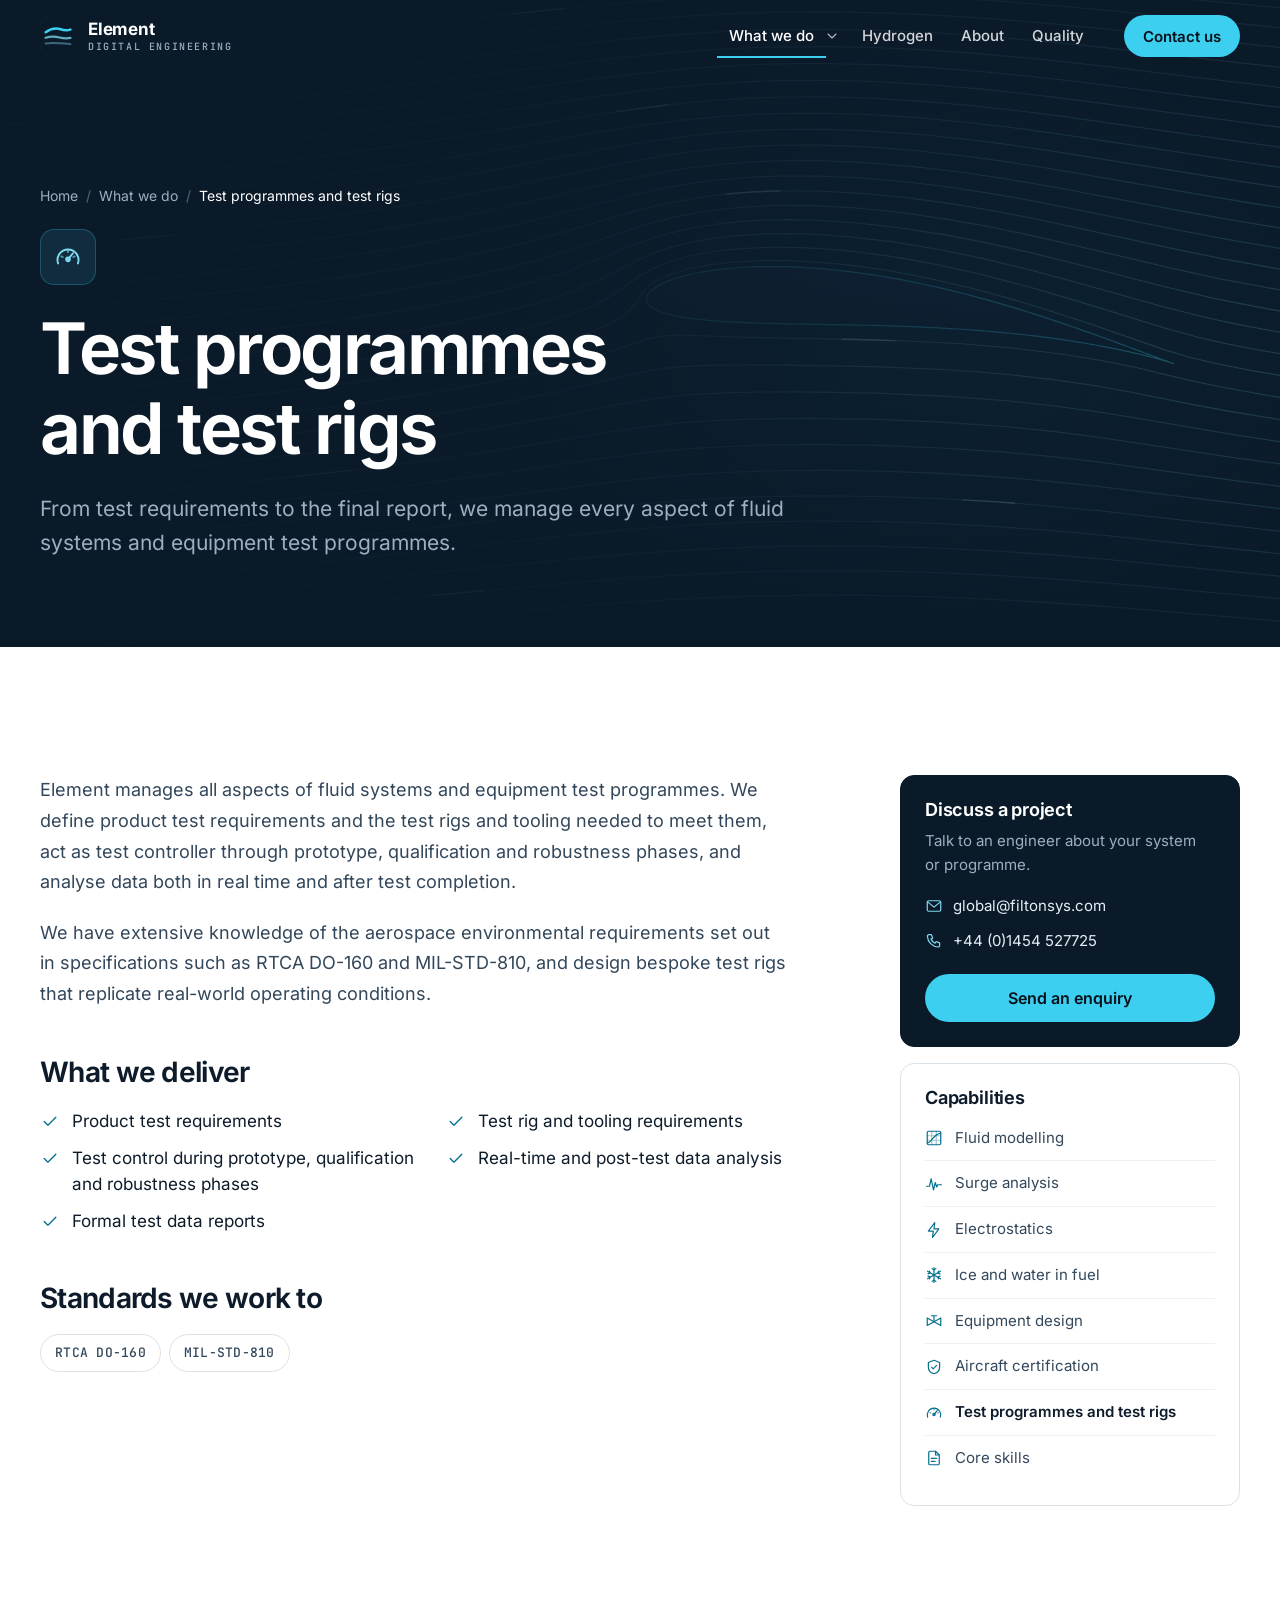
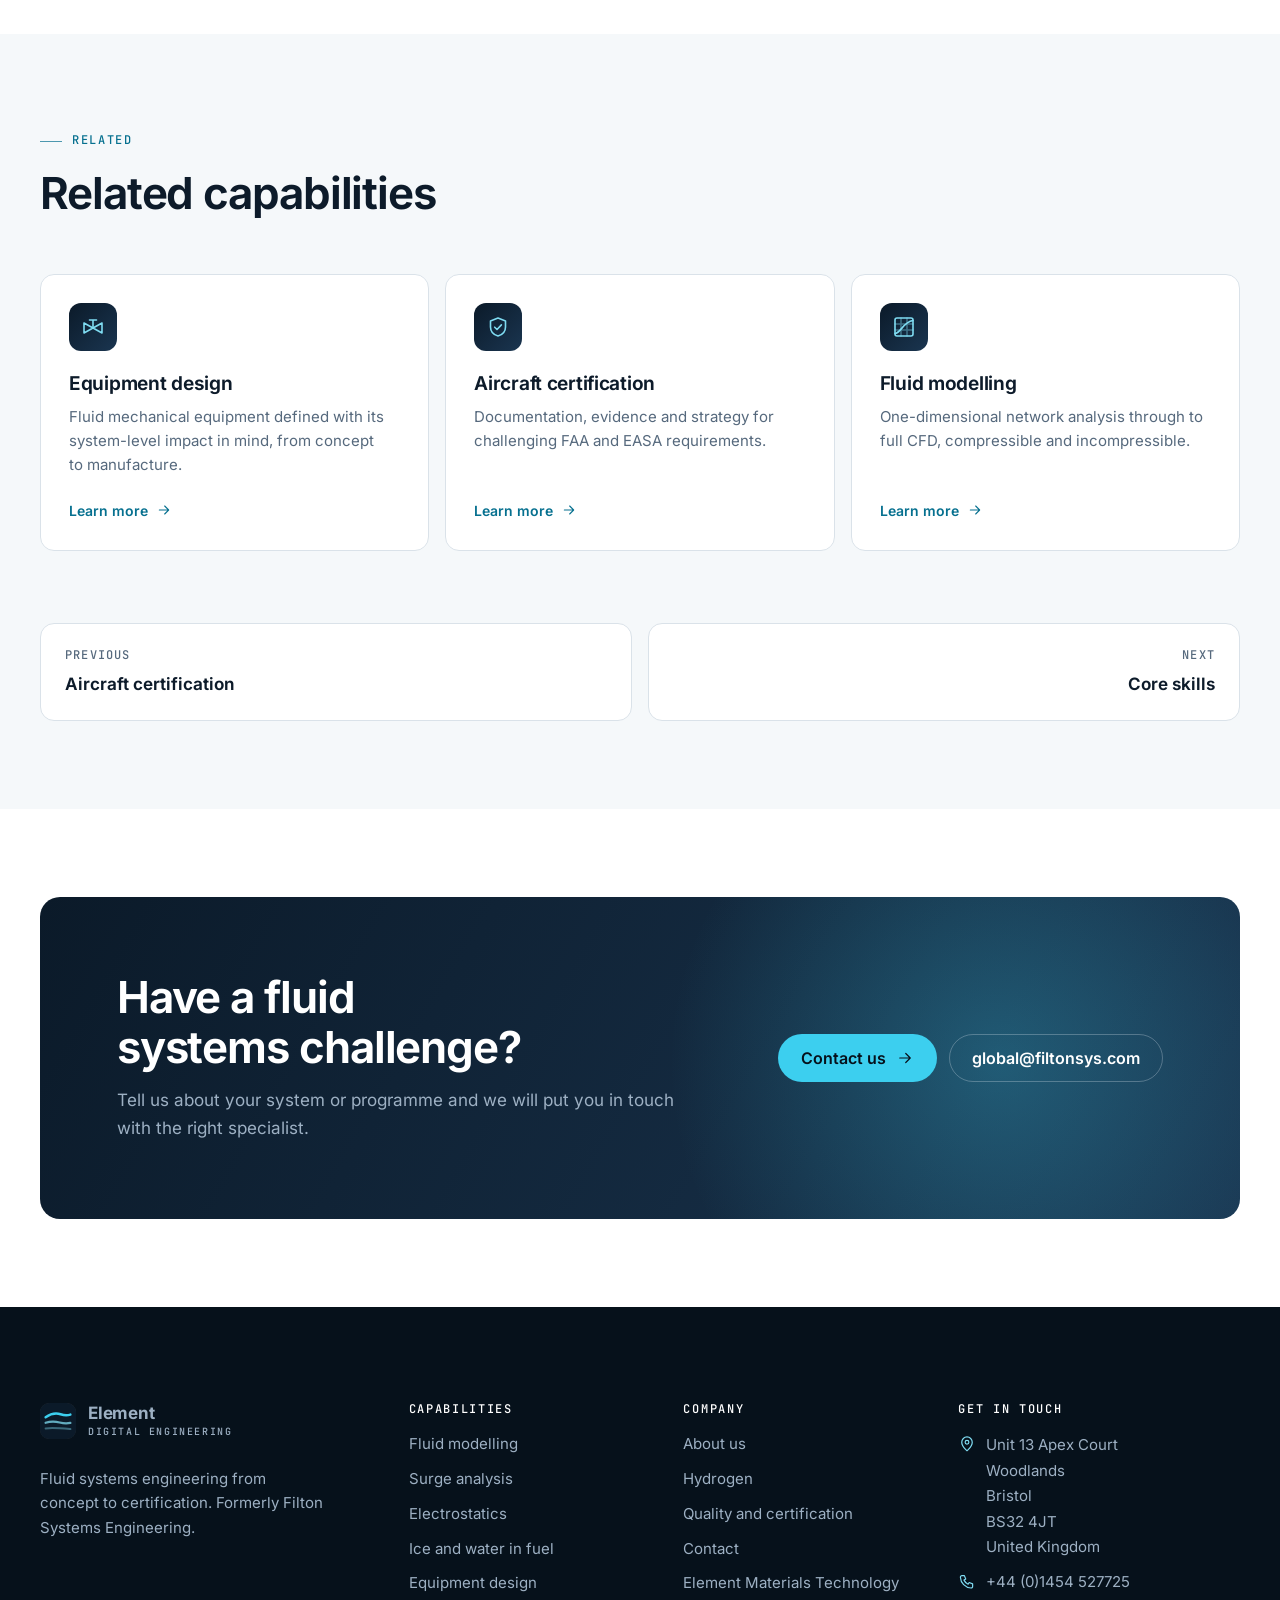
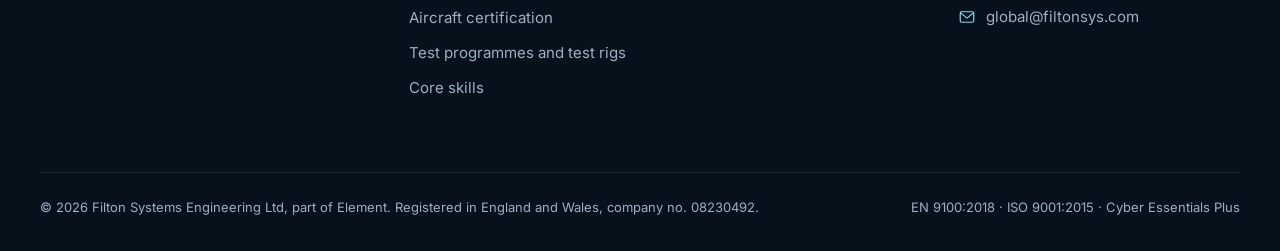
<file: filtonsys-website/public/what-we-do/testing/index.html>
<!doctype html>
<html lang="en-GB">
<head>
<meta charset="utf-8">
<meta name="viewport" content="width=device-width, initial-scale=1">
<title>Test programmes and test rigs | Element Digital Engineering</title>
<meta name="description" content="Every aspect of fluid systems and equipment test programmes, from requirements to final report.">
<link rel="canonical" href="https://filtonsys.com/what-we-do/testing/">
<meta name="theme-color" content="#0b1a29">
<meta property="og:type" content="website">
<meta property="og:site_name" content="Element Digital Engineering">
<meta property="og:title" content="Test programmes and test rigs | Element Digital Engineering">
<meta property="og:description" content="Every aspect of fluid systems and equipment test programmes, from requirements to final report.">
<meta property="og:url" content="https://filtonsys.com/what-we-do/testing/">
<meta property="og:image" content="https://filtonsys.com/assets/img/og.png">
<meta property="og:locale" content="en_GB">
<meta name="twitter:card" content="summary_large_image">
<link rel="icon" href="../../assets/img/favicon.svg" type="image/svg+xml">
<link rel="apple-touch-icon" href="../../assets/img/apple-touch-icon.png">
<link rel="preload" href="../../assets/fonts/inter-latin-wght.woff2" as="font" type="font/woff2" crossorigin>
<link rel="stylesheet" href="../../assets/css/styles.css?v=b4b4e66543">
<script>document.documentElement.classList.add("js")</script>
<script src="../../assets/js/main.js?v=9be0db458e" defer></script>
<script type="application/ld+json">{"@context": "https://schema.org", "@type": "BreadcrumbList", "itemListElement": [{"@type": "ListItem", "position": 1, "name": "Home", "item": "https://filtonsys.com/"}, {"@type": "ListItem", "position": 2, "name": "What we do", "item": "https://filtonsys.com/what-we-do/"}, {"@type": "ListItem", "position": 3, "name": "Test programmes and test rigs", "item": "https://filtonsys.com/what-we-do/testing/"}]}</script>
</head>
<body>
<a class="skip" href="#main">Skip to content</a>
<header class="site-header" data-header>
  <div class="container header-inner">
    <a class="brand" href="../../"><svg class="brand-mark" viewBox="0 0 32 32" aria-hidden="true" focusable="false"><rect width="32" height="32" rx="8" fill="#0B1A29"/><path d="M5 12.6c4.8-3.3 9.6-3.8 13.3-2.6 3.1 1 5.8 1.2 8.7.3" stroke="#3CCFEF" stroke-width="2.2" fill="none" stroke-linecap="round"/><path d="M5 17.6c4.8-1.7 8.8-1.3 12.5-.3 3.4.9 6.5 1 9.5.4" stroke="#7FDCF2" stroke-opacity=".75" stroke-width="2" fill="none" stroke-linecap="round"/><path d="M5 22.6c6-.9 11.2-.4 22 .6" stroke="#7FDCF2" stroke-opacity=".4" stroke-width="1.8" fill="none" stroke-linecap="round"/></svg><span class="brand-text"><strong>Element</strong><span>Digital Engineering</span></span><span class="sr-only"> home</span></a>
    <nav class="nav" aria-label="Main">
      <button class="nav-toggle" type="button" aria-expanded="false" aria-controls="nav-menu"><span class="sr-only">Open menu</span><svg class="icon icon-menu" viewBox="0 0 24 24" aria-hidden="true" focusable="false"><path d="M4 7h16M4 12h16M4 17h16"/></svg><svg class="icon icon-close" viewBox="0 0 24 24" aria-hidden="true" focusable="false"><path d="M6 6l12 12M18 6 6 18"/></svg></button>
      <div class="nav-menu" id="nav-menu">
        <ul class="nav-list">
          <li class="has-sub">
            <a class="nav-link is-active" href="../../what-we-do/">What we do</a>
            <button class="sub-toggle" type="button" aria-expanded="false" aria-controls="sub-capabilities"><span class="sr-only">Show capabilities</span><svg class="icon" viewBox="0 0 24 24" aria-hidden="true" focusable="false"><path d="m6 9 6 6 6-6"/></svg></button>
            <div class="sub" id="sub-capabilities">
              <ul class="sub-grid"><li><a href="../../what-we-do/fluid-modelling/"><svg class="icon" viewBox="0 0 24 24" aria-hidden="true" focusable="false"><rect x="3" y="3" width="18" height="18" rx="2"/><path d="M3 9h18M3 15h18M9 3v18M15 3v18" opacity=".4"/><path d="M3 18.5C9 18 11 7 21 5.5"/></svg><span><strong>Fluid modelling</strong><span>One-dimensional network analysis through to full CFD, compressible and incompressible.</span></span></a></li><li><a href="../../what-we-do/surge-analysis/"><svg class="icon" viewBox="0 0 24 24" aria-hidden="true" focusable="false"><path d="M2 15h4l2.2-10 3.1 15 2.4-10 1.9 6 1.5-3H22"/></svg><span><strong>Surge analysis</strong><span>Predicting transient pressures that can reach several times normal operating pressure, and designing them out.</span></span></a></li><li><a href="../../what-we-do/electro-statics/"><svg class="icon" viewBox="0 0 24 24" aria-hidden="true" focusable="false"><path d="M13 2 4.5 13.5H11L10 22l8.5-11.5H12L13 2z"/></svg><span><strong>Electrostatics</strong><span>Analysing, quantifying and mitigating static charge in flammable, low-conductivity fluids.</span></span></a></li><li><a href="../../what-we-do/ice-and-water-in-fuel/"><svg class="icon" viewBox="0 0 24 24" aria-hidden="true" focusable="false"><path d="M12 2v20M3.4 7l17.2 10M20.6 7 3.4 17"/><path d="m9.5 3.5 2.5 2 2.5-2M9.5 20.5l2.5-2 2.5 2M4 10.5l2.5-1-.5-2.7M20 13.5l-2.5 1 .5 2.7M4 13.5l2.5 1-.5 2.7M20 10.5l-2.5-1 .5-2.7"/></svg><span><strong>Ice and water in fuel</strong><span>Specialist understanding of how water and ice behave in fuel systems, and how to prove a design tolerates them.</span></span></a></li><li><a href="../../what-we-do/equipment-design/"><svg class="icon" viewBox="0 0 24 24" aria-hidden="true" focusable="false"><path d="M3 8v10l9-5-9-5zM21 8v10l-9-5 9-5z"/><path d="M12 13V5M8.5 5h7"/></svg><span><strong>Equipment design</strong><span>Fluid mechanical equipment defined with its system-level impact in mind, from concept to manufacture.</span></span></a></li><li><a href="../../what-we-do/certification/"><svg class="icon" viewBox="0 0 24 24" aria-hidden="true" focusable="false"><path d="M12 3 4.5 6v6c0 4.6 3.2 7.8 7.5 9 4.3-1.2 7.5-4.4 7.5-9V6L12 3z"/><path d="m8.7 12.2 2.3 2.3 4.4-4.6"/></svg><span><strong>Aircraft certification</strong><span>Documentation, evidence and strategy for challenging FAA and EASA requirements.</span></span></a></li><li><a href="../../what-we-do/testing/"><svg class="icon" viewBox="0 0 24 24" aria-hidden="true" focusable="false"><path d="M3.5 17.5a9 9 0 1 1 17 0"/><path d="m12 14 4.2-5.2"/><circle cx="12" cy="14" r="1.6"/><path d="M6.3 11.5l1.2.6M12 6.5V8M17.7 11.5l-1.2.6" opacity=".6"/></svg><span><strong>Test programmes and test rigs</strong><span>Every aspect of fluid systems and equipment test programmes, from requirements to final report.</span></span></a></li><li><a href="../../what-we-do/skills/"><svg class="icon" viewBox="0 0 24 24" aria-hidden="true" focusable="false"><path d="M14 3H6.5A1.5 1.5 0 0 0 5 4.5v15A1.5 1.5 0 0 0 6.5 21h11a1.5 1.5 0 0 0 1.5-1.5V8l-5-5z"/><path d="M14 3v5h5M8.5 12.5h7M8.5 16.5h5"/></svg><span><strong>Core skills</strong><span>The engineering disciplines and technical writing behind a complete project solution.</span></span></a></li></ul>
              <div class="sub-foot"><span class="muted">Fluid systems engineering from concept to certification.</span><a href="../../what-we-do/">All capabilities</a></div>
            </div>
          </li>
          <li><a class="nav-link" href="../../hydrogen/">Hydrogen</a></li>
          <li><a class="nav-link" href="../../about/">About</a></li>
          <li><a class="nav-link" href="../../en9100-quality-certificate-and-cyber-essentials-plus/">Quality</a></li>
        </ul>
        <a class="btn btn-primary nav-cta" href="../../contact/">Contact us</a>
      </div>
    </nav>
  </div>
</header>
<main id="main">
<section class="hero hero--page on-dark">
  <img class="hero-art" src="../../assets/img/flow.svg" alt="" width="1600" height="900">
  <div class="hero-shade"></div>
  <div class="container">
    <nav aria-label="Breadcrumb"><ol class="crumbs"><li><a href="../../">Home</a></li><li><a href="../../what-we-do/">What we do</a></li><li><span aria-current="page">Test programmes and test rigs</span></li></ol></nav>
    <div class="hero-icon"><svg class="icon" viewBox="0 0 24 24" aria-hidden="true" focusable="false"><path d="M3.5 17.5a9 9 0 1 1 17 0"/><path d="m12 14 4.2-5.2"/><circle cx="12" cy="14" r="1.6"/><path d="M6.3 11.5l1.2.6M12 6.5V8M17.7 11.5l-1.2.6" opacity=".6"/></svg></div>
    <h1>Test programmes and test rigs</h1>
    <p class="lead">From test requirements to the final report, we manage every aspect of fluid systems and equipment test programmes.</p>
    
    
  </div>
</section>
<section class="section">
  <div class="container service-layout">
    <article class="service-body">
      <div class="prose"><p>Element manages all aspects of fluid systems and equipment test programmes. We define product test requirements and the test rigs and tooling needed to meet them, act as test controller through prototype, qualification and robustness phases, and analyse data both in real time and after test completion.</p><p>We have extensive knowledge of the aerospace environmental requirements set out in specifications such as RTCA DO-160 and MIL-STD-810, and design bespoke test rigs that replicate real-world operating conditions.</p></div>
      <h2>What we deliver</h2><ul class="checklist"><li><svg class="icon" viewBox="0 0 24 24" aria-hidden="true" focusable="false"><path d="m5 12.5 4.5 4.5L19 7.5"/></svg><span>Product test requirements</span></li><li><svg class="icon" viewBox="0 0 24 24" aria-hidden="true" focusable="false"><path d="m5 12.5 4.5 4.5L19 7.5"/></svg><span>Test rig and tooling requirements</span></li><li><svg class="icon" viewBox="0 0 24 24" aria-hidden="true" focusable="false"><path d="m5 12.5 4.5 4.5L19 7.5"/></svg><span>Test control during prototype, qualification and robustness phases</span></li><li><svg class="icon" viewBox="0 0 24 24" aria-hidden="true" focusable="false"><path d="m5 12.5 4.5 4.5L19 7.5"/></svg><span>Real-time and post-test data analysis</span></li><li><svg class="icon" viewBox="0 0 24 24" aria-hidden="true" focusable="false"><path d="m5 12.5 4.5 4.5L19 7.5"/></svg><span>Formal test data reports</span></li></ul><h2>Standards we work to</h2><ul class="chips"><li>RTCA DO-160</li><li>MIL-STD-810</li></ul>
    </article>
    <aside class="aside" aria-label="Enquiries and other capabilities">
      <div class="aside-card aside-card--dark on-dark">
        <h2>Discuss a project</h2>
        <p>Talk to an engineer about your system or programme.</p>
        <ul class="aside-contact">
          <li><a href="mailto:global@filtonsys.com"><svg class="icon" viewBox="0 0 24 24" aria-hidden="true" focusable="false"><rect x="3" y="5" width="18" height="14" rx="2"/><path d="m3.5 6.5 8.5 7 8.5-7"/></svg>global@filtonsys.com</a></li>
          <li><a href="tel:+441454527725"><svg class="icon" viewBox="0 0 24 24" aria-hidden="true" focusable="false"><path d="M5.2 3.5h3.3l1.8 4.6-2.3 1.4a11.5 11.5 0 0 0 5.5 5.5l1.4-2.3 4.6 1.8v3.3A2 2 0 0 1 17.4 20 15 15 0 0 1 3.2 5.6a2 2 0 0 1 2-2.1z"/></svg>+44 (0)1454 527725</a></li>
        </ul>
        <a class="btn btn-primary" href="../../contact/">Send an enquiry</a>
      </div>
      <div class="aside-card">
        <h2>Capabilities</h2>
        <ul class="aside-nav"><li><a href="../../what-we-do/fluid-modelling/"><svg class="icon" viewBox="0 0 24 24" aria-hidden="true" focusable="false"><rect x="3" y="3" width="18" height="18" rx="2"/><path d="M3 9h18M3 15h18M9 3v18M15 3v18" opacity=".4"/><path d="M3 18.5C9 18 11 7 21 5.5"/></svg>Fluid modelling</a></li><li><a href="../../what-we-do/surge-analysis/"><svg class="icon" viewBox="0 0 24 24" aria-hidden="true" focusable="false"><path d="M2 15h4l2.2-10 3.1 15 2.4-10 1.9 6 1.5-3H22"/></svg>Surge analysis</a></li><li><a href="../../what-we-do/electro-statics/"><svg class="icon" viewBox="0 0 24 24" aria-hidden="true" focusable="false"><path d="M13 2 4.5 13.5H11L10 22l8.5-11.5H12L13 2z"/></svg>Electrostatics</a></li><li><a href="../../what-we-do/ice-and-water-in-fuel/"><svg class="icon" viewBox="0 0 24 24" aria-hidden="true" focusable="false"><path d="M12 2v20M3.4 7l17.2 10M20.6 7 3.4 17"/><path d="m9.5 3.5 2.5 2 2.5-2M9.5 20.5l2.5-2 2.5 2M4 10.5l2.5-1-.5-2.7M20 13.5l-2.5 1 .5 2.7M4 13.5l2.5 1-.5 2.7M20 10.5l-2.5-1 .5-2.7"/></svg>Ice and water in fuel</a></li><li><a href="../../what-we-do/equipment-design/"><svg class="icon" viewBox="0 0 24 24" aria-hidden="true" focusable="false"><path d="M3 8v10l9-5-9-5zM21 8v10l-9-5 9-5z"/><path d="M12 13V5M8.5 5h7"/></svg>Equipment design</a></li><li><a href="../../what-we-do/certification/"><svg class="icon" viewBox="0 0 24 24" aria-hidden="true" focusable="false"><path d="M12 3 4.5 6v6c0 4.6 3.2 7.8 7.5 9 4.3-1.2 7.5-4.4 7.5-9V6L12 3z"/><path d="m8.7 12.2 2.3 2.3 4.4-4.6"/></svg>Aircraft certification</a></li><li><a href="../../what-we-do/testing/" aria-current="page"><svg class="icon" viewBox="0 0 24 24" aria-hidden="true" focusable="false"><path d="M3.5 17.5a9 9 0 1 1 17 0"/><path d="m12 14 4.2-5.2"/><circle cx="12" cy="14" r="1.6"/><path d="M6.3 11.5l1.2.6M12 6.5V8M17.7 11.5l-1.2.6" opacity=".6"/></svg>Test programmes and test rigs</a></li><li><a href="../../what-we-do/skills/"><svg class="icon" viewBox="0 0 24 24" aria-hidden="true" focusable="false"><path d="M14 3H6.5A1.5 1.5 0 0 0 5 4.5v15A1.5 1.5 0 0 0 6.5 21h11a1.5 1.5 0 0 0 1.5-1.5V8l-5-5z"/><path d="M14 3v5h5M8.5 12.5h7M8.5 16.5h5"/></svg>Core skills</a></li></ul>
      </div>
    </aside>
  </div>
</section>
<section class="section section--tint section--tight">
  <div class="container">
    <div class="section-head"><div><p class="eyebrow">Related</p><h2>Related capabilities</h2></div></div>
    <ul class="card-grid card-grid--3" data-reveal-group><li><a class="card" href="../../what-we-do/equipment-design/">
  <span class="card-icon"><svg class="icon" viewBox="0 0 24 24" aria-hidden="true" focusable="false"><path d="M3 8v10l9-5-9-5zM21 8v10l-9-5 9-5z"/><path d="M12 13V5M8.5 5h7"/></svg></span>
  <h3>Equipment design</h3>
  <p>Fluid mechanical equipment defined with its system-level impact in mind, from concept to manufacture.</p>
  <span class="card-more">Learn more <svg class="icon" viewBox="0 0 24 24" aria-hidden="true" focusable="false"><path d="M5 12h14M13 6l6 6-6 6"/></svg></span>
</a></li><li><a class="card" href="../../what-we-do/certification/">
  <span class="card-icon"><svg class="icon" viewBox="0 0 24 24" aria-hidden="true" focusable="false"><path d="M12 3 4.5 6v6c0 4.6 3.2 7.8 7.5 9 4.3-1.2 7.5-4.4 7.5-9V6L12 3z"/><path d="m8.7 12.2 2.3 2.3 4.4-4.6"/></svg></span>
  <h3>Aircraft certification</h3>
  <p>Documentation, evidence and strategy for challenging FAA and EASA requirements.</p>
  <span class="card-more">Learn more <svg class="icon" viewBox="0 0 24 24" aria-hidden="true" focusable="false"><path d="M5 12h14M13 6l6 6-6 6"/></svg></span>
</a></li><li><a class="card" href="../../what-we-do/fluid-modelling/">
  <span class="card-icon"><svg class="icon" viewBox="0 0 24 24" aria-hidden="true" focusable="false"><rect x="3" y="3" width="18" height="18" rx="2"/><path d="M3 9h18M3 15h18M9 3v18M15 3v18" opacity=".4"/><path d="M3 18.5C9 18 11 7 21 5.5"/></svg></span>
  <h3>Fluid modelling</h3>
  <p>One-dimensional network analysis through to full CFD, compressible and incompressible.</p>
  <span class="card-more">Learn more <svg class="icon" viewBox="0 0 24 24" aria-hidden="true" focusable="false"><path d="M5 12h14M13 6l6 6-6 6"/></svg></span>
</a></li></ul>
    <nav class="pager mt-l" aria-label="More capabilities"><a class="prev" href="../../what-we-do/certification/"><small>Previous</small><strong>Aircraft certification</strong></a><a class="next" href="../../what-we-do/skills/"><small>Next</small><strong>Core skills</strong></a></nav>
  </div>
</section>
<section class="section section--tight">
  <div class="container">
    <div class="cta on-dark" data-reveal>
      <div><h2>Have a fluid systems challenge?</h2><p>Tell us about your system or programme and we will put you in touch with the right specialist.</p></div>
      <div class="actions">
        <a class="btn btn-primary" href="../../contact/">Contact us <svg class="icon" viewBox="0 0 24 24" aria-hidden="true" focusable="false"><path d="M5 12h14M13 6l6 6-6 6"/></svg></a>
        <a class="btn btn-ghost" href="mailto:global@filtonsys.com">global@filtonsys.com</a>
      </div>
    </div>
  </div>
</section>
</main>
<footer class="site-footer on-dark">
  <div class="container">
    <div class="footer-grid">
      <div class="footer-about">
        <a class="brand" href="../../"><svg class="brand-mark" viewBox="0 0 32 32" aria-hidden="true" focusable="false"><rect width="32" height="32" rx="8" fill="#0B1A29"/><path d="M5 12.6c4.8-3.3 9.6-3.8 13.3-2.6 3.1 1 5.8 1.2 8.7.3" stroke="#3CCFEF" stroke-width="2.2" fill="none" stroke-linecap="round"/><path d="M5 17.6c4.8-1.7 8.8-1.3 12.5-.3 3.4.9 6.5 1 9.5.4" stroke="#7FDCF2" stroke-opacity=".75" stroke-width="2" fill="none" stroke-linecap="round"/><path d="M5 22.6c6-.9 11.2-.4 22 .6" stroke="#7FDCF2" stroke-opacity=".4" stroke-width="1.8" fill="none" stroke-linecap="round"/></svg><span class="brand-text"><strong>Element</strong><span>Digital Engineering</span></span><span class="sr-only"> home</span></a>
        <p>Fluid systems engineering from concept to certification. Formerly Filton Systems Engineering.</p>
      </div>
      <nav aria-labelledby="footer-caps"><h2 id="footer-caps">Capabilities</h2><ul><li><a href="../../what-we-do/fluid-modelling/">Fluid modelling</a></li><li><a href="../../what-we-do/surge-analysis/">Surge analysis</a></li><li><a href="../../what-we-do/electro-statics/">Electrostatics</a></li><li><a href="../../what-we-do/ice-and-water-in-fuel/">Ice and water in fuel</a></li><li><a href="../../what-we-do/equipment-design/">Equipment design</a></li><li><a href="../../what-we-do/certification/">Aircraft certification</a></li><li><a href="../../what-we-do/testing/">Test programmes and test rigs</a></li><li><a href="../../what-we-do/skills/">Core skills</a></li></ul></nav>
      <nav aria-labelledby="footer-company"><h2 id="footer-company">Company</h2><ul>
        <li><a href="../../about/">About us</a></li>
        <li><a href="../../hydrogen/">Hydrogen</a></li>
        <li><a href="../../en9100-quality-certificate-and-cyber-essentials-plus/">Quality and certification</a></li>
        <li><a href="../../contact/">Contact</a></li>
        <li><a href="https://www.element.com" rel="noopener">Element Materials Technology</a></li>
      </ul></nav>
      <div><h2>Get in touch</h2><ul class="footer-contact">
        <li><svg class="icon" viewBox="0 0 24 24" aria-hidden="true" focusable="false"><path d="M12 21s-7-6.1-7-11.4a7 7 0 0 1 14 0C19 14.9 12 21 12 21z"/><circle cx="12" cy="9.6" r="2.5"/></svg><address>Unit 13 Apex Court<br>Woodlands<br>Bristol<br>BS32 4JT<br>United Kingdom</address></li>
        <li><svg class="icon" viewBox="0 0 24 24" aria-hidden="true" focusable="false"><path d="M5.2 3.5h3.3l1.8 4.6-2.3 1.4a11.5 11.5 0 0 0 5.5 5.5l1.4-2.3 4.6 1.8v3.3A2 2 0 0 1 17.4 20 15 15 0 0 1 3.2 5.6a2 2 0 0 1 2-2.1z"/></svg><a href="tel:+441454527725">+44 (0)1454 527725</a></li>
        <li><svg class="icon" viewBox="0 0 24 24" aria-hidden="true" focusable="false"><rect x="3" y="5" width="18" height="14" rx="2"/><path d="m3.5 6.5 8.5 7 8.5-7"/></svg><a href="mailto:global@filtonsys.com">global@filtonsys.com</a></li>
      </ul></div>
    </div>
    <div class="footer-bottom">
      <p>&copy; <span data-year>2026</span> Filton Systems Engineering Ltd, part of Element. Registered in England and Wales, company no. 08230492.</p>
      <p>EN 9100:2018 &middot; ISO 9001:2015 &middot; Cyber Essentials Plus</p>
    </div>
  </div>
</footer>
</body>
</html>
</file>
<file: filtonsys-website/public/assets/css/styles.css>
/* Element Digital Engineering: site styles
   ------------------------------------------------------------------ */

@font-face {
  font-family: "Inter";
  src: url("../fonts/inter-latin-wght.woff2") format("woff2");
  font-weight: 100 900;
  font-style: normal;
  font-display: swap;
}
@font-face {
  font-family: "JetBrains Mono";
  src: url("../fonts/jetbrains-mono-latin-500.woff2") format("woff2");
  font-weight: 500;
  font-style: normal;
  font-display: swap;
}

:root {
  --ink-950: #06111b;
  --ink-900: #0b1a29;
  --ink-800: #11263a;
  --ink-700: #1a3550;
  --ink-600: #284a6a;
  --mist-50: #f5f8fa;
  --mist-100: #ebf0f4;
  --mist-200: #dae2e9;
  --mist-300: #bfcbd6;
  --slate-500: #56697d;
  --slate-700: #33475b;
  --text: #0d1b2a;
  --cyan-200: #b8f1ff;
  --cyan-300: #7fdcf2;
  --cyan-400: #3ccfef;
  --cyan-500: #13b4db;
  --cyan-700: #06708f;
  --on-dark: #e6eef5;
  --on-dark-muted: #9db0c3;

  --font-sans: "Inter", ui-sans-serif, system-ui, -apple-system, "Segoe UI", Roboto, "Helvetica Neue", Arial, sans-serif;
  --font-mono: "JetBrains Mono", ui-monospace, "SFMono-Regular", Menlo, Consolas, monospace;

  --step--1: 0.875rem;
  --step-0: 1.0625rem;
  --step-1: 1.25rem;
  --step-2: clamp(1.375rem, 1.2rem + 0.75vw, 1.75rem);
  --step-3: clamp(1.875rem, 1.35rem + 2vw, 2.75rem);
  --step-4: clamp(2.375rem, 1.4rem + 3.8vw, 4.5rem);

  --gutter: clamp(16px, 4vw, 40px);
  --container: 1240px;
  --radius: 14px;
  --radius-sm: 8px;
  --header-h: 72px;
  --shadow: 0 1px 2px rgba(11, 26, 41, 0.06), 0 8px 24px -8px rgba(11, 26, 41, 0.12);
  --shadow-lg: 0 2px 4px rgba(11, 26, 41, 0.06), 0 24px 48px -16px rgba(11, 26, 41, 0.22);
  --ease: cubic-bezier(0.2, 0.7, 0.2, 1);
}

/* Reset ------------------------------------------------------------- */
*, *::before, *::after { box-sizing: border-box; }
html { -webkit-text-size-adjust: 100%; scroll-behavior: smooth; scroll-padding-top: calc(var(--header-h) + 16px); }
body {
  margin: 0;
  font-family: var(--font-sans);
  font-size: var(--step-0);
  line-height: 1.65;
  color: var(--text);
  background: #fff;
  font-feature-settings: "cv11", "ss01";
  -webkit-font-smoothing: antialiased;
  -moz-osx-font-smoothing: grayscale;
  text-rendering: optimizeLegibility;
  overflow-x: hidden;
}
img, svg { display: block; max-width: 100%; }
h1, h2, h3, h4 { margin: 0; line-height: 1.12; letter-spacing: -0.025em; font-weight: 650; text-wrap: balance; }
p { margin: 0; text-wrap: pretty; }
ul, ol { margin: 0; padding: 0; }
a { color: inherit; }
button, input, select, textarea { font: inherit; color: inherit; }
:focus-visible { outline: 2px solid var(--cyan-500); outline-offset: 3px; border-radius: 4px; }

.sr-only {
  position: absolute; width: 1px; height: 1px; padding: 0; margin: -1px;
  overflow: hidden; clip: rect(0 0 0 0); white-space: nowrap; border: 0;
}
.skip {
  position: absolute; left: 16px; top: -100px; z-index: 100;
  background: var(--cyan-400); color: var(--ink-950); padding: 10px 16px;
  border-radius: var(--radius-sm); font-weight: 600; text-decoration: none;
}
.skip:focus { top: 12px; }

.container { width: 100%; max-width: calc(var(--container) + var(--gutter) * 2); margin-inline: auto; padding-inline: var(--gutter); }

.icon { width: 24px; height: 24px; fill: none; stroke: currentColor; stroke-width: 1.6; stroke-linecap: round; stroke-linejoin: round; flex: none; }
.icon--sm { width: 18px; height: 18px; }

/* Type helpers ------------------------------------------------------ */
.eyebrow {
  display: inline-flex; align-items: center; gap: 10px;
  font-family: var(--font-mono); font-size: 0.75rem; font-weight: 500;
  letter-spacing: 0.14em; text-transform: uppercase; color: var(--cyan-700);
  margin-bottom: 18px;
}
.eyebrow::before { content: ""; flex: none; width: 22px; height: 1px; background: currentColor; opacity: 0.7; }
.on-dark .eyebrow, .eyebrow--light { color: var(--cyan-300); }
.lead { font-size: clamp(1.125rem, 1.05rem + 0.35vw, 1.3125rem); line-height: 1.6; color: var(--slate-700); max-width: 62ch; }
.on-dark .lead { color: var(--on-dark-muted); }
.muted { color: var(--slate-500); }

.prose > * + * { margin-top: 1.1em; }
.prose a { color: var(--cyan-700); text-decoration-thickness: 1px; text-underline-offset: 3px; }
.prose a:hover { text-decoration-thickness: 2px; }

/* Buttons ----------------------------------------------------------- */
.btn {
  display: inline-flex; align-items: center; justify-content: center; gap: 10px;
  min-height: 48px; padding: 12px 22px; border-radius: 999px;
  font-weight: 600; font-size: 1rem; line-height: 1; text-decoration: none;
  border: 1px solid transparent; cursor: pointer;
  transition: background-color 0.2s var(--ease), color 0.2s var(--ease), border-color 0.2s var(--ease), transform 0.2s var(--ease);
}
.btn .icon { width: 18px; height: 18px; transition: transform 0.2s var(--ease); }
.btn:hover .icon { transform: translateX(3px); }
.btn-primary { background: var(--cyan-400); color: var(--ink-950); }
.btn-primary:hover { background: var(--cyan-300); }
.btn-ghost { border-color: rgba(230, 238, 245, 0.28); color: #fff; }
.btn-ghost:hover { border-color: rgba(230, 238, 245, 0.6); background: rgba(255, 255, 255, 0.06); }
.btn-dark { background: var(--ink-900); color: #fff; }
.btn-dark:hover { background: var(--ink-700); }
.btn-outline { border-color: var(--mist-300); color: var(--text); }
.btn-outline:hover { border-color: var(--ink-900); }

.link-arrow {
  display: inline-flex; align-items: center; gap: 8px; font-weight: 600;
  color: var(--cyan-700); text-decoration: none;
}
.link-arrow .icon { width: 18px; height: 18px; transition: transform 0.2s var(--ease); }
.link-arrow:hover .icon { transform: translateX(4px); }
.on-dark .link-arrow { color: var(--cyan-300); }

/* Header ------------------------------------------------------------ */
.site-header {
  position: fixed; inset: 0 0 auto 0; z-index: 50; height: var(--header-h);
  color: #fff;
  transition: background-color 0.3s var(--ease), box-shadow 0.3s var(--ease), backdrop-filter 0.3s;
}
.site-header.is-scrolled, .site-header.is-open {
  background: rgba(8, 20, 32, 0.86);
  -webkit-backdrop-filter: saturate(160%) blur(14px);
  backdrop-filter: saturate(160%) blur(14px);
  box-shadow: 0 1px 0 rgba(255, 255, 255, 0.06);
}
/* A backdrop-filter would become the containing block for the fixed mobile
   menu panel and clip it, so the open state uses a solid background. */
.site-header.is-open { background: var(--ink-950); -webkit-backdrop-filter: none; backdrop-filter: none; box-shadow: none; }
.header-inner { height: 100%; display: flex; align-items: center; justify-content: space-between; gap: 24px; }

.brand { display: inline-flex; align-items: center; gap: 12px; text-decoration: none; color: #fff; flex: none; }
.brand-mark { width: 36px; height: 36px; border-radius: 9px; box-shadow: inset 0 0 0 1px rgba(255, 255, 255, 0.1); }
.brand-text { display: flex; flex-direction: column; line-height: 1.1; }
.brand-text strong { font-size: 1.0625rem; font-weight: 700; letter-spacing: -0.01em; }
.brand-text span { font-family: var(--font-mono); font-size: 0.625rem; letter-spacing: 0.16em; text-transform: uppercase; color: var(--on-dark-muted); margin-top: 3px; }

.nav { display: flex; align-items: center; }
.nav-toggle {
  display: none; width: 44px; height: 44px; border-radius: 10px; border: 1px solid rgba(255, 255, 255, 0.18);
  background: transparent; align-items: center; justify-content: center; cursor: pointer;
}
.nav-toggle .icon-close { display: none; }
.nav-toggle[aria-expanded="true"] .icon-menu { display: none; }
.nav-toggle[aria-expanded="true"] .icon-close { display: block; }

.nav-menu { display: flex; align-items: center; gap: 28px; }
.nav-list { display: flex; align-items: center; gap: 4px; list-style: none; }
.nav-list > li { position: relative; display: flex; align-items: center; }
.nav-link {
  display: inline-flex; align-items: center; min-height: 44px; padding: 0 12px;
  font-size: 0.9375rem; font-weight: 500; text-decoration: none; color: rgba(255, 255, 255, 0.82);
  border-radius: 8px; transition: color 0.2s;
}
.nav-link:hover, .nav-link[aria-current="page"], .nav-link.is-active { color: #fff; }
.nav-link[aria-current="page"], .nav-link.is-active { box-shadow: inset 0 -2px 0 var(--cyan-400); border-radius: 0; }
.sub-toggle {
  width: 28px; height: 28px; margin-left: -8px; display: inline-flex; align-items: center; justify-content: center;
  background: none; border: 0; color: rgba(255, 255, 255, 0.7); cursor: pointer; border-radius: 6px;
}
.sub-toggle .icon { width: 16px; height: 16px; transition: transform 0.2s var(--ease); }
.has-sub.is-open .sub-toggle .icon { transform: rotate(180deg); }
.nav-cta { min-height: 42px; padding: 10px 18px; font-size: 0.9375rem; }

.sub {
  position: absolute; top: calc(100% + 10px); left: 50%; width: min(720px, 90vw);
  transform: translate(-50%, 6px); opacity: 0; visibility: hidden;
  background: #fff; color: var(--text); border-radius: var(--radius); box-shadow: var(--shadow-lg);
  padding: 12px; transition: opacity 0.18s var(--ease), transform 0.18s var(--ease), visibility 0.18s;
}
.sub::before { content: ""; position: absolute; inset: -12px 0 auto 0; height: 12px; }
.has-sub:hover .sub, .has-sub:focus-within .sub, .has-sub.is-open .sub { opacity: 1; visibility: visible; transform: translate(-50%, 0); }
.sub-grid { display: grid; grid-template-columns: 1fr 1fr; gap: 2px; list-style: none; }
.sub-grid a {
  display: flex; gap: 14px; align-items: flex-start; padding: 12px; border-radius: 10px; text-decoration: none;
}
.sub-grid a:hover { background: var(--mist-50); }
.sub-grid .icon { color: var(--cyan-700); margin-top: 2px; }
.sub-grid strong { display: block; font-size: 0.9375rem; font-weight: 600; }
.sub-grid span span { display: -webkit-box; -webkit-box-orient: vertical; -webkit-line-clamp: 2; overflow: hidden; font-size: 0.8125rem; line-height: 1.45; color: var(--slate-500); margin-top: 2px; }
.sub-foot { display: flex; justify-content: space-between; align-items: center; gap: 16px; margin-top: 8px; padding: 12px; border-top: 1px solid var(--mist-100); font-size: 0.875rem; }
.sub-foot a { font-weight: 600; color: var(--cyan-700); text-decoration: none; }

@media (max-width: 1023px) {
  .nav-toggle { display: inline-flex; }
  .nav-menu {
    position: fixed; inset: var(--header-h) 0 0 0; z-index: 49;
    flex-direction: column; align-items: stretch; gap: 24px;
    padding: 16px var(--gutter) 32px; overflow-y: auto;
    background: var(--ink-950);
    opacity: 0; visibility: hidden; transform: translateY(-8px);
    transition: opacity 0.2s var(--ease), transform 0.2s var(--ease), visibility 0.2s;
  }
  .site-header.is-open .nav-menu { opacity: 1; visibility: visible; transform: none; }
  .nav-list { flex-direction: column; align-items: stretch; gap: 0; }
  .nav-list > li { flex-wrap: wrap; border-bottom: 1px solid rgba(255, 255, 255, 0.08); }
  .nav-link { flex: 1; min-height: 56px; padding: 0; font-size: 1.125rem; }
  .nav-link[aria-current="page"], .nav-link.is-active { box-shadow: none; color: var(--cyan-300); }
  .sub-toggle { width: 44px; height: 44px; margin: 0; }
  .sub {
    position: static; width: 100%; transform: none; opacity: 1; visibility: visible;
    display: none; background: transparent; color: #fff; box-shadow: none; padding: 0 0 12px;
  }
  .has-sub:hover .sub, .has-sub:focus-within .sub { transform: none; }
  .has-sub.is-open .sub { display: block; }
  .sub-grid { grid-template-columns: 1fr; }
  .sub-grid a { padding: 10px 0; }
  .sub-grid a:hover { background: transparent; }
  .sub-grid .icon { color: var(--cyan-300); }
  .sub-grid span span { display: none; }
  .sub-grid strong { font-weight: 500; color: var(--on-dark); }
  .sub-foot { display: none; }
  .nav-cta { align-self: flex-start; min-height: 48px; padding: 12px 22px; font-size: 1rem; }
  body.nav-open { overflow: hidden; }
}
@media (max-width: 420px) {
  .brand { gap: 10px; }
  .brand-mark { width: 32px; height: 32px; }
  .brand-text strong { font-size: 1rem; }
  .brand-text span { font-size: 0.5625rem; letter-spacing: 0.12em; }
}

/* Hero -------------------------------------------------------------- */
.hero {
  position: relative; isolation: isolate; overflow: hidden;
  background: var(--ink-900); color: #fff;
  padding: calc(var(--header-h) + clamp(56px, 9vw, 112px)) 0 clamp(56px, 8vw, 96px);
}
.hero-art {
  position: absolute; inset: 0; z-index: -2; width: 100%; height: 100%;
  object-fit: cover; object-position: 70% 50%;
}
.hero-shade {
  position: absolute; inset: 0; z-index: -1;
  background:
    linear-gradient(90deg, rgba(11, 26, 41, 0.96) 0%, rgba(11, 26, 41, 0.82) 38%, rgba(11, 26, 41, 0.25) 72%, rgba(11, 26, 41, 0.1) 100%),
    linear-gradient(0deg, rgba(11, 26, 41, 0.9) 0%, rgba(11, 26, 41, 0) 35%);
}
.hero h1 { font-size: var(--step-4); font-weight: 650; letter-spacing: -0.035em; max-width: 16ch; }
.hero .lead { margin-top: 24px; color: var(--on-dark-muted); }
.hero .actions { display: flex; flex-wrap: wrap; gap: 12px; margin-top: 36px; }

.hero--home { min-height: min(100svh, 980px); display: flex; flex-direction: column; justify-content: center; }
.hero--home .hero-inner { flex: 1; display: flex; flex-direction: column; justify-content: center; }
.hero--home h1 { max-width: 15ch; }

.hero--page { padding-bottom: clamp(48px, 7vw, 88px); }
.hero--page .hero-art { opacity: 0.55; object-position: 80% 45%; }
.hero--page h1 { max-width: 20ch; }
.hero--page .hero-shade {
  background:
    linear-gradient(90deg, rgba(11, 26, 41, 0.97) 0%, rgba(11, 26, 41, 0.88) 45%, rgba(11, 26, 41, 0.4) 100%);
}

@media (max-width: 767px) {
  .hero .hero-art { object-position: 62% 50%; opacity: 0.7; }
  .hero .hero-shade { background: linear-gradient(180deg, rgba(11, 26, 41, 0.9) 0%, rgba(11, 26, 41, 0.8) 60%, rgba(11, 26, 41, 0.92) 100%); }
  .hero--page .hero-shade { background: rgba(11, 26, 41, 0.86); }
}

.crumbs { display: flex; flex-wrap: wrap; gap: 8px; list-style: none; margin-bottom: 22px; font-size: 0.875rem; color: var(--on-dark-muted); }
.crumbs li + li::before { content: "/"; margin-right: 8px; opacity: 0.5; }
.crumbs a { text-decoration: none; color: inherit; }
.crumbs a:hover { color: #fff; }
.crumbs [aria-current] { color: #fff; }

.hero-icon {
  width: 56px; height: 56px; border-radius: 14px; display: grid; place-items: center; margin-bottom: 24px;
  background: rgba(60, 207, 239, 0.1); color: var(--cyan-300); box-shadow: inset 0 0 0 1px rgba(60, 207, 239, 0.25);
}
.hero-icon .icon { width: 28px; height: 28px; }

.stats {
  display: grid; grid-template-columns: repeat(4, 1fr); gap: 0; margin: clamp(48px, 7vw, 80px) 0 0;
  border-top: 1px solid rgba(255, 255, 255, 0.12);
}
.stats > div { padding: 24px 24px 0 0; }
.stats > div + div { padding-left: 24px; border-left: 1px solid rgba(255, 255, 255, 0.12); }
.stats dt { font-size: clamp(1.625rem, 1.3rem + 1.3vw, 2.25rem); font-weight: 650; letter-spacing: -0.03em; line-height: 1.1; }
.stats dd { margin: 6px 0 0; font-size: 0.875rem; color: var(--on-dark-muted); max-width: 22ch; }
@media (max-width: 767px) {
  .stats { grid-template-columns: 1fr 1fr; }
  .stats > div { padding: 20px 16px 20px 0; }
  .stats > div + div { padding-left: 0; border-left: 0; }
  .stats > div:nth-child(even) { padding-left: 16px; border-left: 1px solid rgba(255, 255, 255, 0.12); }
  .stats > div:nth-child(n + 3) { border-top: 1px solid rgba(255, 255, 255, 0.12); }
}

/* Sections ---------------------------------------------------------- */
.section { padding-block: clamp(72px, 10vw, 128px); }
.section--tight { padding-block: clamp(56px, 7vw, 88px); }
.section--tint { background: var(--mist-50); }
.section--dark { background: var(--ink-900); color: #fff; }
.section--dark .muted, .on-dark .muted { color: var(--on-dark-muted); }
.section h2 { font-size: var(--step-3); }
.section-head { display: grid; grid-template-columns: minmax(0, 1fr) auto; align-items: end; gap: 24px 48px; margin-bottom: clamp(36px, 5vw, 56px); }
.section-head p:not(.eyebrow) { margin-top: 16px; color: var(--slate-500); max-width: 60ch; }
.section--dark .section-head p:not(.eyebrow) { color: var(--on-dark-muted); }
@media (max-width: 767px) { .section-head { grid-template-columns: 1fr; } }

.split { display: grid; grid-template-columns: minmax(0, 5fr) minmax(0, 7fr); gap: clamp(32px, 6vw, 96px); align-items: start; }
.split--even { grid-template-columns: 1fr 1fr; }
@media (max-width: 899px) { .split, .split--even { grid-template-columns: 1fr; } }

.chips { display: flex; flex-wrap: wrap; gap: 8px; list-style: none; }
.chips li {
  font-family: var(--font-mono); font-size: 0.8125rem; font-weight: 500; letter-spacing: 0.02em;
  padding: 7px 14px; border-radius: 999px; background: #fff; border: 1px solid var(--mist-200); color: var(--slate-700);
}
.on-dark .chips li { background: rgba(255, 255, 255, 0.04); border-color: rgba(255, 255, 255, 0.14); color: var(--on-dark); }

/* Lifecycle rail ---------------------------------------------------- */
.lifecycle {
  list-style: none; counter-reset: step; display: grid; grid-template-columns: repeat(6, 1fr);
  margin-top: clamp(48px, 7vw, 80px); position: relative;
}
.lifecycle::before {
  content: ""; position: absolute; left: 8px; right: 8px; top: 7px; height: 2px;
  background: linear-gradient(90deg, var(--cyan-500), var(--ink-600));
}
.lifecycle li { position: relative; padding: 32px 16px 0 0; counter-increment: step; }
.lifecycle li::before {
  content: ""; position: absolute; left: 0; top: 0; width: 16px; height: 16px; border-radius: 50%;
  background: #fff; border: 2px solid var(--cyan-500);
}
.lifecycle li:last-child::before { background: var(--cyan-500); }
.lifecycle small { display: block; font-family: var(--font-mono); font-size: 0.75rem; color: var(--cyan-700); letter-spacing: 0.08em; }
.lifecycle strong { display: block; font-size: 1.125rem; margin-top: 6px; font-weight: 650; letter-spacing: -0.01em; }
.lifecycle span { display: block; font-size: 0.9375rem; color: var(--slate-500); margin-top: 2px; }
@media (max-width: 899px) {
  .lifecycle { grid-template-columns: 1fr 1fr; gap: 28px 16px; }
  .lifecycle::before { display: none; }
  .lifecycle li { padding: 0 0 0 30px; }
  .lifecycle li::before { top: 4px; }
}

/* Cards ------------------------------------------------------------- */
.card-grid { list-style: none; display: grid; grid-template-columns: repeat(4, 1fr); gap: 16px; }
.card-grid--3 { grid-template-columns: repeat(3, 1fr); }
@media (max-width: 1099px) { .card-grid { grid-template-columns: repeat(2, 1fr); } }
@media (max-width: 1099px) and (min-width: 700px) { .card-grid--3 { grid-template-columns: repeat(3, 1fr); } }
@media (max-width: 699px) { .card-grid, .card-grid--3 { grid-template-columns: 1fr; } }

.card {
  position: relative; display: flex; flex-direction: column; height: 100%;
  padding: 28px; border-radius: var(--radius); background: #fff; border: 1px solid var(--mist-200);
  text-decoration: none; color: inherit;
  transition: transform 0.25s var(--ease), box-shadow 0.25s var(--ease), border-color 0.25s var(--ease);
}
a.card:hover { transform: translateY(-3px); box-shadow: var(--shadow-lg); border-color: transparent; }
.card-icon {
  width: 48px; height: 48px; border-radius: 12px; display: grid; place-items: center; margin-bottom: 22px;
  background: linear-gradient(135deg, var(--ink-900), var(--ink-700)); color: var(--cyan-300);
}
.card h3 { font-size: 1.1875rem; font-weight: 650; letter-spacing: -0.015em; }
.card p { margin-top: 10px; font-size: 0.9375rem; line-height: 1.6; color: var(--slate-500); }
.card .card-more { margin-top: auto; padding-top: 22px; display: inline-flex; align-items: center; gap: 8px; font-size: 0.875rem; font-weight: 600; color: var(--cyan-700); }
.card .card-more .icon { width: 16px; height: 16px; transition: transform 0.2s var(--ease); }
a.card:hover .card-more .icon { transform: translateX(4px); }

/* Specialisms ------------------------------------------------------- */
.spec-grid { display: grid; grid-template-columns: repeat(3, 1fr); gap: 1px; background: rgba(255, 255, 255, 0.1); border: 1px solid rgba(255, 255, 255, 0.1); border-radius: var(--radius); overflow: hidden; }
@media (max-width: 899px) { .spec-grid { grid-template-columns: 1fr; } }
.spec {
  position: relative; display: flex; flex-direction: column; gap: 16px; min-height: 340px;
  padding: clamp(28px, 3vw, 40px); background: var(--ink-900); text-decoration: none; color: #fff;
  transition: background-color 0.3s var(--ease);
}
.spec:hover { background: var(--ink-800); }
.spec-num { font-family: var(--font-mono); font-size: 0.8125rem; color: var(--cyan-300); letter-spacing: 0.1em; }
.spec-art { height: 84px; color: var(--cyan-400); margin: 8px 0 4px; }
.spec-art svg { height: 100%; width: auto; }
.spec h3 { font-size: var(--step-2); }
.spec p { color: var(--on-dark-muted); font-size: 0.9875rem; }
.spec .link-arrow { margin-top: auto; }
@media (max-width: 899px) { .spec { min-height: 0; } }

/* Industries -------------------------------------------------------- */
.industry-grid { list-style: none; display: grid; grid-template-columns: repeat(3, 1fr); gap: 0; border-top: 1px solid var(--mist-200); }
.industry-grid li { border-bottom: 1px solid var(--mist-200); }
.industry-grid li:not(:nth-child(3n + 1)) { border-left: 1px solid var(--mist-200); }
.industry { display: flex; gap: 18px; padding: 32px 28px 32px 0; height: 100%; text-decoration: none; color: inherit; }
.industry-grid li:not(:nth-child(3n + 1)) .industry { padding-left: 28px; }
.industry .icon { width: 28px; height: 28px; color: var(--cyan-700); margin-top: 2px; }
.industry h3 { font-size: 1.125rem; font-weight: 650; letter-spacing: -0.01em; display: flex; align-items: center; gap: 8px; }
.industry p { margin-top: 6px; font-size: 0.9375rem; color: var(--slate-500); }
a.industry:hover h3 { color: var(--cyan-700); }
a.industry h3 .icon { width: 16px; height: 16px; margin: 0; }
@media (max-width: 899px) {
  .industry-grid { grid-template-columns: 1fr 1fr; }
  .industry-grid li:not(:nth-child(3n + 1)) { border-left: 0; }
  .industry-grid li:nth-child(even) { border-left: 1px solid var(--mist-200); }
  .industry-grid li:not(:nth-child(3n + 1)) .industry { padding-left: 0; }
  .industry-grid li:nth-child(even) .industry { padding-left: 24px; }
}
@media (max-width: 599px) {
  .industry-grid { grid-template-columns: 1fr; }
  .industry-grid li:nth-child(even) { border-left: 0; }
  .industry-grid li:nth-child(even) .industry { padding-left: 0; }
  .industry { padding: 24px 0; }
}

/* Feature (hydrogen, part of Element) ------------------------------- */
.feature {
  position: relative; overflow: hidden; isolation: isolate;
  border-radius: calc(var(--radius) + 6px); background: var(--ink-900); color: #fff;
  display: grid; grid-template-columns: minmax(0, 7fr) minmax(0, 5fr);
}
.feature-body { padding: clamp(32px, 5vw, 72px); }
.feature-body h2 { font-size: var(--step-3); }
.feature-body p:not(.eyebrow) { margin-top: 18px; color: var(--on-dark-muted); max-width: 56ch; }
.feature-body .actions { margin-top: 32px; display: flex; flex-wrap: wrap; gap: 12px; }
.feature-art { position: relative; min-height: 320px; border-left: 1px solid rgba(255, 255, 255, 0.08); }
.feature-art img { position: absolute; inset: 0; width: 100%; height: 100%; object-fit: cover; object-position: 60% 50%; }
.feature-facts { position: absolute; left: 24px; right: 24px; bottom: 24px; display: grid; gap: 10px; }
.fact {
  display: flex; align-items: baseline; gap: 14px; padding: 16px 18px; border-radius: 12px;
  background: rgba(6, 17, 27, 0.72); -webkit-backdrop-filter: blur(8px); backdrop-filter: blur(8px);
  border: 1px solid rgba(255, 255, 255, 0.1);
}
.fact strong { font-size: 1.5rem; font-weight: 650; letter-spacing: -0.02em; color: var(--cyan-300); white-space: nowrap; }
.fact span { font-size: 0.875rem; color: var(--on-dark-muted); line-height: 1.4; }
@media (max-width: 899px) {
  .feature { grid-template-columns: 1fr; }
  .feature-art { min-height: 300px; border-left: 0; border-top: 1px solid rgba(255, 255, 255, 0.08); }
}

/* Quality strip ----------------------------------------------------- */
.badges { list-style: none; display: grid; grid-template-columns: repeat(3, 1fr); gap: 16px; }
@media (max-width: 799px) { .badges { grid-template-columns: 1fr; } }
.badge {
  display: flex; gap: 16px; align-items: center; padding: 20px 22px; border-radius: var(--radius);
  background: #fff; border: 1px solid var(--mist-200);
}
.badge-seal {
  width: 52px; height: 52px; border-radius: 50%; display: grid; place-items: center; flex: none;
  background: var(--mist-50); color: var(--cyan-700); box-shadow: inset 0 0 0 1px var(--mist-200);
}
.badge strong { display: block; font-size: 1rem; font-weight: 650; }
.badge div span { display: block; font-size: 0.875rem; color: var(--slate-500); }

/* CTA band ---------------------------------------------------------- */
.cta {
  position: relative; overflow: hidden; isolation: isolate; border-radius: calc(var(--radius) + 6px);
  padding: clamp(40px, 6vw, 80px); background: linear-gradient(120deg, var(--ink-900) 0%, var(--ink-700) 100%); color: #fff;
  display: grid; grid-template-columns: minmax(0, 1fr) auto; align-items: center; gap: 32px;
}
.cta::after {
  content: ""; position: absolute; z-index: -1; right: -10%; top: -60%; width: 60%; aspect-ratio: 1;
  background: radial-gradient(circle, rgba(60, 207, 239, 0.28), rgba(60, 207, 239, 0) 65%);
}
.cta h2 { font-size: var(--step-3); max-width: 20ch; }
.cta p { margin-top: 14px; color: var(--on-dark-muted); max-width: 52ch; }
.cta .actions { display: flex; flex-wrap: wrap; gap: 12px; }
@media (max-width: 799px) { .cta { grid-template-columns: 1fr; } }

/* Service page ------------------------------------------------------ */
.service-layout { display: grid; grid-template-columns: minmax(0, 1fr) 340px; gap: clamp(40px, 6vw, 96px); align-items: start; }
@media (max-width: 999px) { .service-layout { grid-template-columns: 1fr; } }
.service-body .prose { font-size: 1.125rem; line-height: 1.7; color: var(--slate-700); max-width: 68ch; }
.service-body h2 { font-size: var(--step-2); margin-top: 48px; margin-bottom: 20px; }
.checklist { list-style: none; display: grid; grid-template-columns: 1fr 1fr; gap: 12px 28px; }
.checklist li { display: flex; gap: 12px; align-items: flex-start; line-height: 1.5; }
.checklist .icon { width: 20px; height: 20px; color: var(--cyan-700); margin-top: 2px; }
@media (max-width: 699px) { .checklist { grid-template-columns: 1fr; } }
.on-dark .checklist .icon { color: var(--cyan-300); }

.aside { position: sticky; top: calc(var(--header-h) + 24px); display: grid; gap: 16px; }
.aside-card { padding: 24px; border-radius: var(--radius); border: 1px solid var(--mist-200); background: #fff; }
.aside-card--dark { background: var(--ink-900); color: #fff; border-color: var(--ink-900); }
.aside-card h2 { font-size: 1.125rem; letter-spacing: -0.01em; margin-bottom: 8px; }
.aside-card p { font-size: 0.9375rem; color: var(--on-dark-muted); }
.aside-card .btn { width: 100%; margin-top: 20px; }
.aside-contact { list-style: none; margin-top: 16px; display: grid; gap: 10px; font-size: 0.9375rem; }
.aside-contact a { display: flex; gap: 10px; align-items: center; text-decoration: none; color: var(--on-dark); }
.aside-contact a:hover { color: var(--cyan-300); }
.aside-contact .icon { width: 18px; height: 18px; color: var(--cyan-300); }
.aside-nav { list-style: none; margin-top: 8px; }
.aside-nav a {
  display: flex; align-items: center; gap: 12px; padding: 10px 0; text-decoration: none; font-size: 0.9375rem;
  color: var(--slate-700); border-top: 1px solid var(--mist-100);
}
.aside-nav li:first-child a { border-top: 0; }
.aside-nav a:hover { color: var(--cyan-700); }
.aside-nav a[aria-current] { color: var(--text); font-weight: 600; }
.aside-nav .icon { width: 18px; height: 18px; color: var(--cyan-700); }
@media (max-width: 999px) { .aside { position: static; } }

.pager { display: grid; grid-template-columns: 1fr 1fr; gap: 16px; }
.pager a {
  display: flex; flex-direction: column; gap: 4px; padding: 22px 24px; border-radius: var(--radius);
  border: 1px solid var(--mist-200); text-decoration: none; background: #fff;
  transition: border-color 0.2s var(--ease);
}
.pager a:hover { border-color: var(--ink-900); }
.pager small { font-family: var(--font-mono); font-size: 0.75rem; letter-spacing: 0.1em; text-transform: uppercase; color: var(--slate-500); }
.pager strong { font-size: 1.0625rem; font-weight: 650; }
.pager .next { text-align: right; grid-column: 2; }
@media (max-width: 599px) { .pager { grid-template-columns: 1fr; } .pager .next { grid-column: auto; } }

/* Timeline ---------------------------------------------------------- */
.timeline { list-style: none; display: grid; grid-template-columns: repeat(4, 1fr); gap: 16px; }
.timeline li { position: relative; padding: 28px 24px 28px; border-radius: var(--radius); background: #fff; border: 1px solid var(--mist-200); }
.timeline time { display: block; font-size: var(--step-3); font-weight: 650; letter-spacing: -0.04em; line-height: 1; color: var(--ink-900); }
.timeline li:last-child { background: var(--ink-900); border-color: var(--ink-900); color: #fff; }
.timeline li:last-child time { color: var(--cyan-300); }
.timeline li:last-child p { color: var(--on-dark-muted); }
.timeline h3 { font-size: 1.0625rem; margin-top: 18px; letter-spacing: -0.01em; }
.timeline p { font-size: 0.9375rem; margin-top: 8px; color: var(--slate-500); }
@media (max-width: 999px) { .timeline { grid-template-columns: 1fr 1fr; } }
@media (max-width: 599px) { .timeline { grid-template-columns: 1fr; } }

.diff-grid { list-style: none; display: grid; grid-template-columns: repeat(4, 1fr); gap: 32px; }
.diff-grid li { border-top: 2px solid var(--cyan-500); padding-top: 22px; }
.diff-grid h3 { font-size: 1.125rem; letter-spacing: -0.01em; }
.diff-grid p { margin-top: 8px; font-size: 0.9375rem; color: var(--on-dark-muted); }
@media (max-width: 999px) { .diff-grid { grid-template-columns: 1fr 1fr; } }
@media (max-width: 599px) { .diff-grid { grid-template-columns: 1fr; } }

/* Quality page ------------------------------------------------------ */
.cert-grid { list-style: none; display: grid; grid-template-columns: repeat(3, 1fr); gap: 16px; }
@media (max-width: 899px) { .cert-grid { grid-template-columns: 1fr; } }
.cert { display: flex; flex-direction: column; gap: 14px; padding: 32px; border-radius: var(--radius); border: 1px solid var(--mist-200); background: #fff; height: 100%; }
.cert .badge-seal { width: 60px; height: 60px; }
.cert code { font-family: var(--font-mono); font-size: 0.8125rem; color: var(--cyan-700); letter-spacing: 0.04em; }
.cert h3 { font-size: 1.25rem; }
.cert p { color: var(--slate-500); font-size: 0.9375rem; }
.doc-list { list-style: none; display: grid; gap: 12px; margin-top: 24px; }
.doc-list a {
  display: flex; align-items: center; justify-content: space-between; gap: 16px; padding: 18px 22px; border-radius: var(--radius-sm);
  border: 1px solid rgba(255, 255, 255, 0.14); text-decoration: none; color: #fff; transition: border-color 0.2s, background-color 0.2s;
}
.doc-list a:hover { border-color: var(--cyan-300); background: rgba(255, 255, 255, 0.03); }
.doc-list small { display: block; font-family: var(--font-mono); font-size: 0.75rem; letter-spacing: 0.08em; color: var(--on-dark-muted); margin-top: 2px; }
.doc-list .icon { color: var(--cyan-300); }

/* Contact ----------------------------------------------------------- */
.contact-grid { display: grid; grid-template-columns: minmax(0, 5fr) minmax(0, 7fr); gap: clamp(32px, 5vw, 72px); align-items: start; }
@media (max-width: 899px) { .contact-grid { grid-template-columns: 1fr; } }
.contact-list { list-style: none; display: grid; gap: 12px; }
.contact-item { display: flex; gap: 18px; padding: 22px; border-radius: var(--radius); border: 1px solid var(--mist-200); background: #fff; }
.contact-item .card-icon { margin: 0; width: 44px; height: 44px; flex: none; }
.contact-item h2 { font-size: 0.75rem; font-family: var(--font-mono); font-weight: 500; letter-spacing: 0.14em; text-transform: uppercase; color: var(--slate-500); }
.contact-item a, .contact-item address { display: block; margin-top: 6px; font-style: normal; font-size: 1.0625rem; font-weight: 600; color: var(--text); text-decoration: none; line-height: 1.5; overflow-wrap: anywhere; }
.contact-item a:hover { color: var(--cyan-700); }
.contact-item .link-arrow { display: inline-flex; font-size: 0.875rem; font-weight: 600; margin-top: 10px; color: var(--cyan-700); }

.form { padding: clamp(24px, 4vw, 44px); border-radius: calc(var(--radius) + 4px); background: var(--mist-50); border: 1px solid var(--mist-200); }
.form h2 { font-size: var(--step-2); }
.form > p { margin-top: 8px; color: var(--slate-500); font-size: 0.9375rem; }
.form-grid { display: grid; grid-template-columns: 1fr 1fr; gap: 18px; margin-top: 28px; }
.form-grid .full { grid-column: 1 / -1; }
@media (max-width: 599px) { .form-grid { grid-template-columns: 1fr; } }
.field label { display: block; font-size: 0.875rem; font-weight: 600; margin-bottom: 8px; }
.field label span { font-weight: 400; color: var(--slate-500); }
.field input, .field select, .field textarea {
  width: 100%; min-height: 48px; padding: 12px 14px; border-radius: 10px; border: 1px solid var(--mist-300);
  background: #fff; font-size: 1rem; transition: border-color 0.2s, box-shadow 0.2s;
}
.field textarea { min-height: 150px; resize: vertical; line-height: 1.55; }
.field select {
  appearance: none; -webkit-appearance: none; padding-right: 40px;
  background-image: url("data:image/svg+xml,%3Csvg xmlns='http://www.w3.org/2000/svg' viewBox='0 0 24 24' fill='none' stroke='%2356697d' stroke-width='2' stroke-linecap='round' stroke-linejoin='round'%3E%3Cpath d='m6 9 6 6 6-6'/%3E%3C/svg%3E");
  background-repeat: no-repeat; background-position: right 12px center; background-size: 18px;
}
.field input:focus, .field select:focus, .field textarea:focus { outline: none; border-color: var(--cyan-700); box-shadow: 0 0 0 3px rgba(19, 180, 219, 0.2); }
.form-foot { display: flex; flex-wrap: wrap; align-items: center; gap: 16px 24px; margin-top: 24px; }
.form-foot p { font-size: 0.8125rem; color: var(--slate-500); max-width: 46ch; }
.form-foot a { color: var(--cyan-700); }
.form-status { margin-top: 16px; font-size: 0.9375rem; color: var(--slate-700); }
.form-status:empty { display: none; }

/* Footer ------------------------------------------------------------ */
.site-footer { background: var(--ink-950); color: var(--on-dark-muted); padding: clamp(56px, 8vw, 96px) 0 32px; font-size: 0.9375rem; }
.footer-grid { display: grid; grid-template-columns: 1.4fr 1fr 1fr 1.2fr; gap: 40px; }
@media (max-width: 999px) { .footer-grid { grid-template-columns: 1fr 1fr; } }
@media (max-width: 599px) { .footer-grid { grid-template-columns: 1fr; } }
.footer-about p { margin-top: 20px; max-width: 34ch; }
.site-footer h2 { font-family: var(--font-mono); font-size: 0.75rem; font-weight: 500; letter-spacing: 0.14em; text-transform: uppercase; color: #fff; margin-bottom: 16px; }
.site-footer ul { list-style: none; display: grid; gap: 10px; }
.site-footer a { text-decoration: none; color: var(--on-dark-muted); transition: color 0.2s; }
.site-footer a:hover { color: #fff; }
.site-footer address { font-style: normal; line-height: 1.7; }
.footer-contact li { display: flex; gap: 10px; align-items: flex-start; }
.footer-contact .icon { width: 18px; height: 18px; margin-top: 3px; color: var(--cyan-300); }
.footer-bottom {
  display: flex; flex-wrap: wrap; justify-content: space-between; gap: 12px 24px; margin-top: clamp(48px, 6vw, 72px);
  padding-top: 24px; border-top: 1px solid rgba(255, 255, 255, 0.08); font-size: 0.8125rem;
}

/* Reveal on scroll -------------------------------------------------- */
.js [data-reveal] { opacity: 0; transform: translateY(18px); transition: opacity 0.7s var(--ease), transform 0.7s var(--ease); }
.js [data-reveal].is-visible { opacity: 1; transform: none; }
.js [data-reveal-group] > * { opacity: 0; transform: translateY(18px); transition: opacity 0.6s var(--ease), transform 0.6s var(--ease); }
.js [data-reveal-group].is-visible > * { opacity: 1; transform: none; }
.js [data-reveal-group].is-visible > *:nth-child(2) { transition-delay: 0.06s; }
.js [data-reveal-group].is-visible > *:nth-child(3) { transition-delay: 0.12s; }
.js [data-reveal-group].is-visible > *:nth-child(4) { transition-delay: 0.18s; }
.js [data-reveal-group].is-visible > *:nth-child(5) { transition-delay: 0.24s; }
.js [data-reveal-group].is-visible > *:nth-child(6) { transition-delay: 0.3s; }
.js [data-reveal-group].is-visible > *:nth-child(7) { transition-delay: 0.36s; }
.js [data-reveal-group].is-visible > *:nth-child(8) { transition-delay: 0.42s; }

@media (prefers-reduced-motion: reduce) {
  html { scroll-behavior: auto; }
  *, *::before, *::after { transition-duration: 0.01ms !important; animation-duration: 0.01ms !important; animation-iteration-count: 1 !important; }
  .js [data-reveal], .js [data-reveal-group] > * { opacity: 1; transform: none; }
}

/* Utilities --------------------------------------------------------- */
.mt-s { margin-top: 16px; }
.mt-m { margin-top: 32px; }
.mt-l { margin-top: clamp(48px, 6vw, 72px); }
.center { text-align: center; }

@media print {
  .site-header, .nav, .hero-art, .hero-shade, .cta, .form, .aside { display: none !important; }
  .hero { background: none; color: #000; padding: 0 0 24px; }
  .hero .lead, .crumbs { color: #333; }
  body { font-size: 11pt; }
}
</file>
